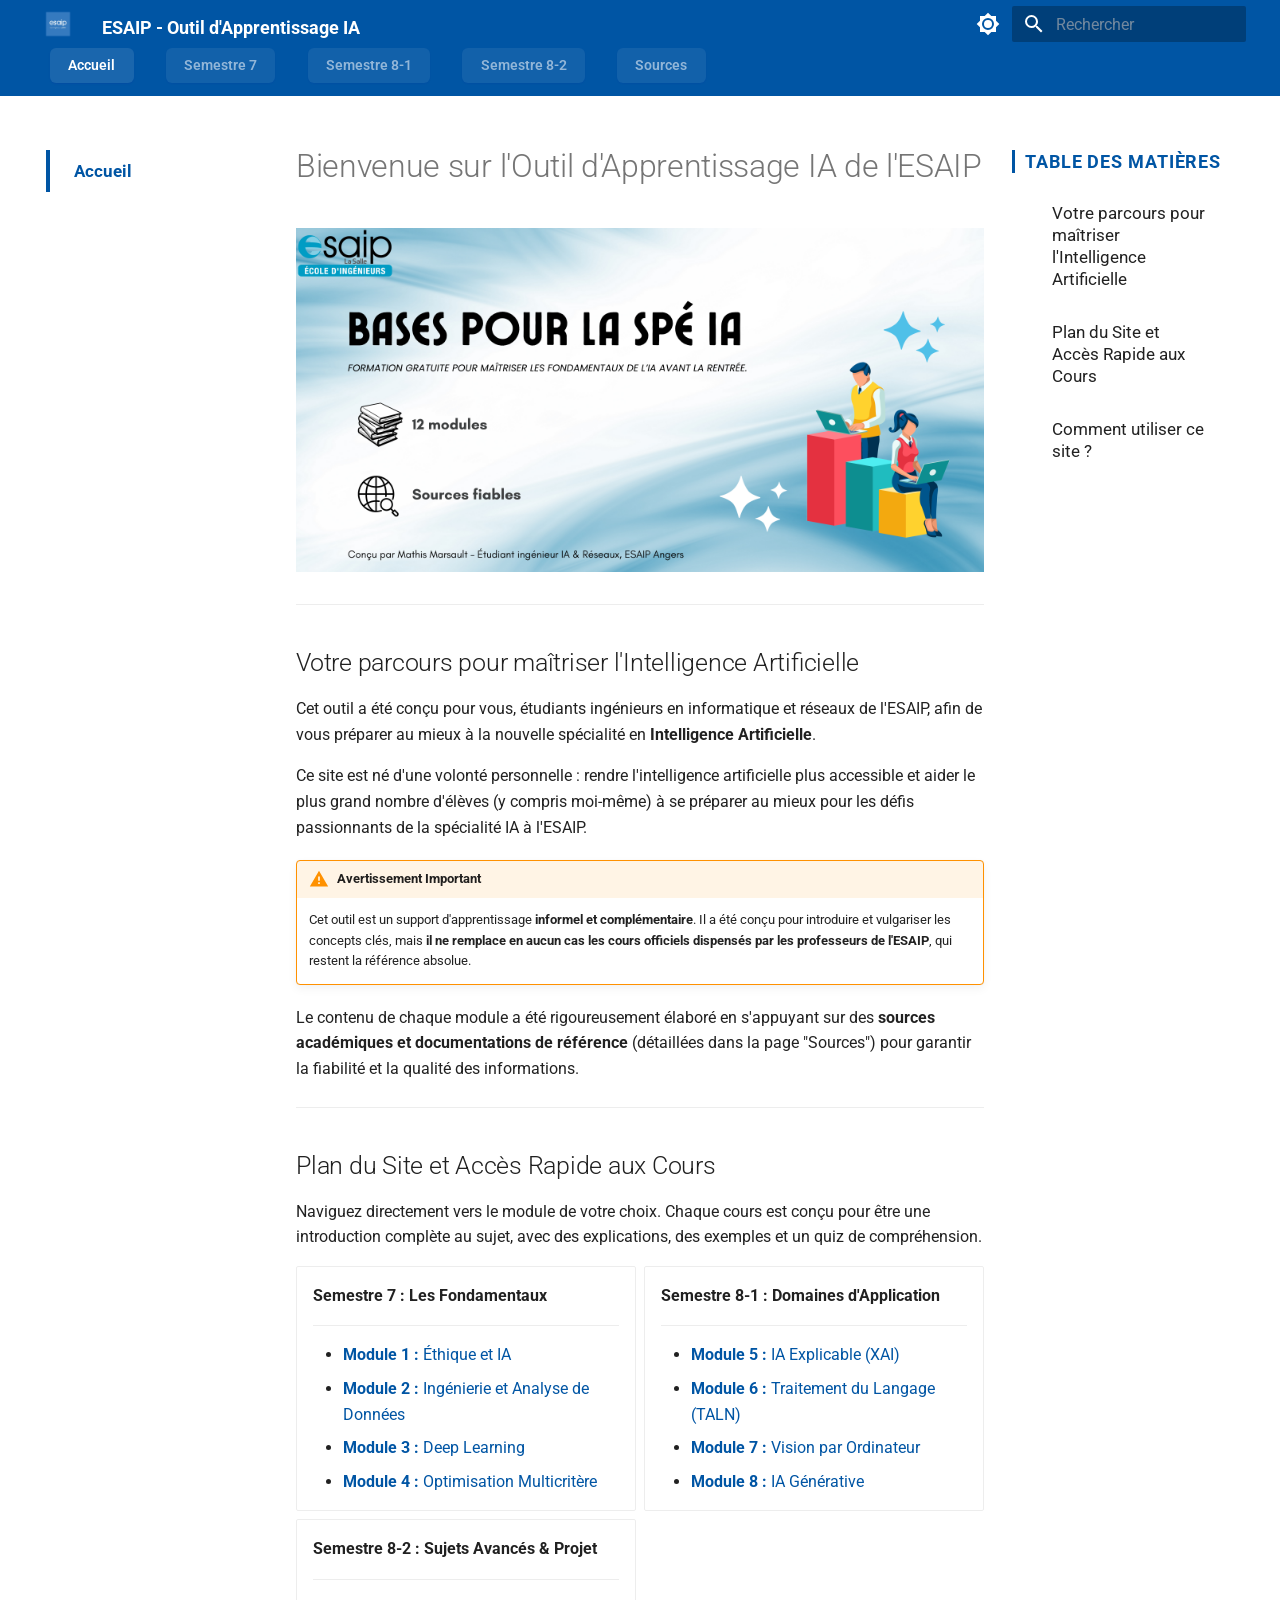
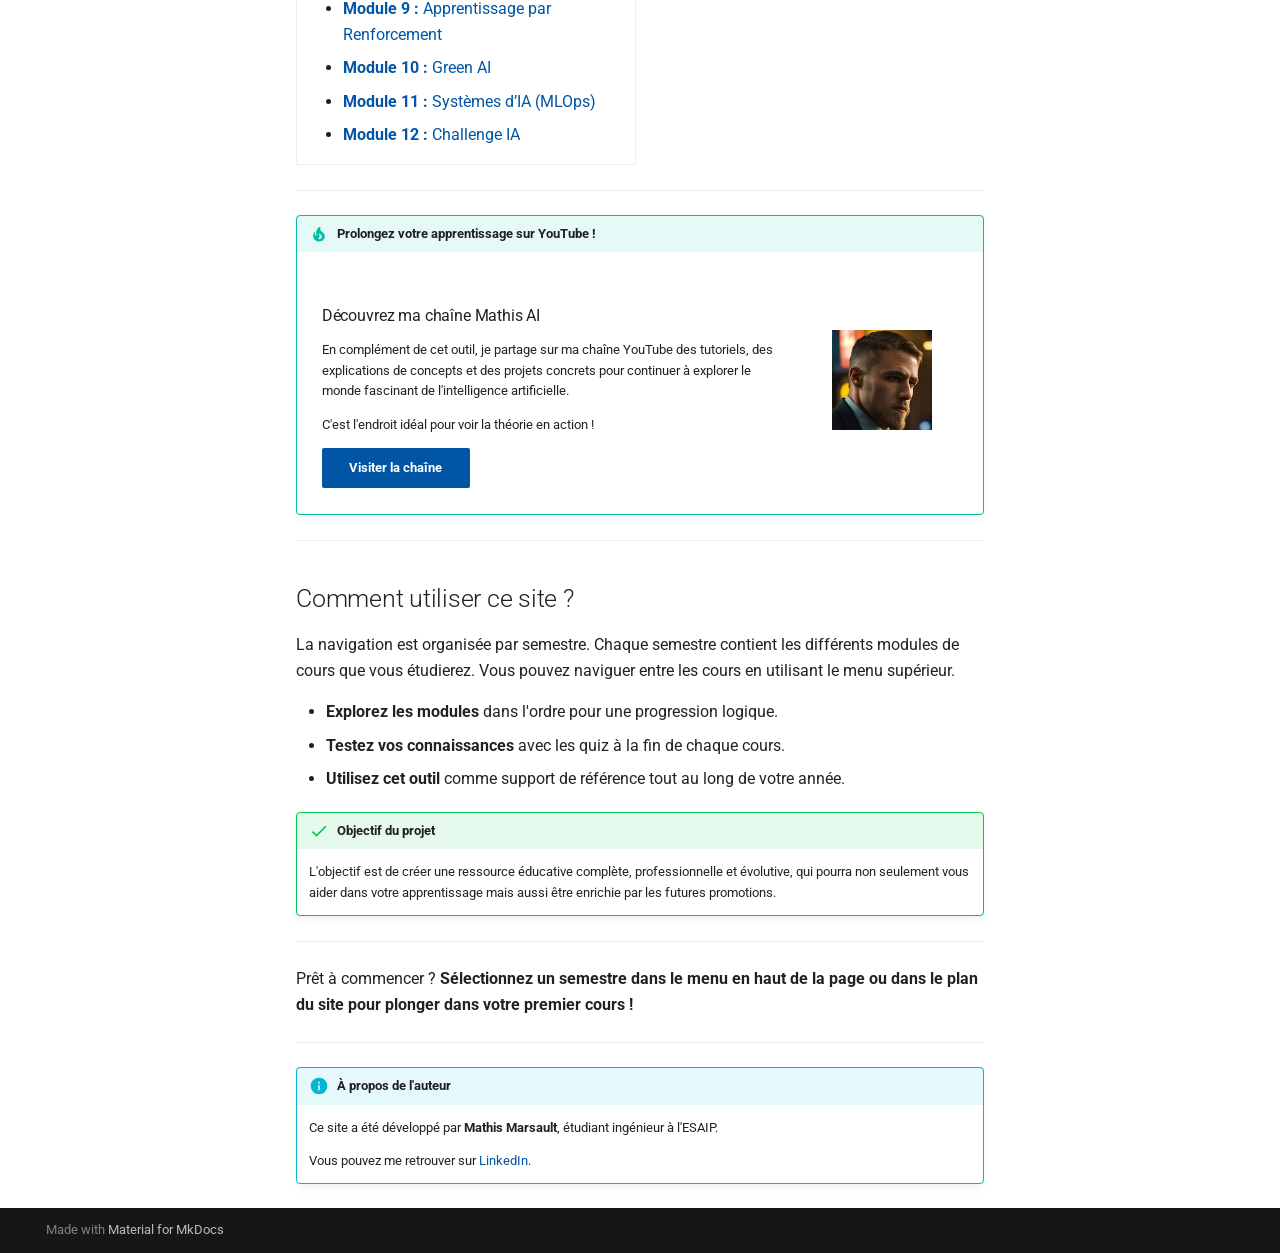
<file: index.html>
<!doctype html>
<html lang="fr" class="no-js">
  <head>
    
      <meta charset="utf-8">
      <meta name="viewport" content="width=device-width,initial-scale=1">
      
        <meta name="description" content="Un outil éducatif pour la spécialité Intelligence Artificielle de l'ESAIP.">
      
      
        <meta name="author" content="Mathis Marsault">
      
      
      
      
        <link rel="next" href="semestre7/1_ethique_ia/">
      
      
      <link rel="icon" href="assets/logo.png">
      <meta name="generator" content="mkdocs-1.6.1, mkdocs-material-9.6.15">
    
    
      
        <title>ESAIP - Outil d'Apprentissage IA</title>
      
    
    
      <link rel="stylesheet" href="assets/stylesheets/main.342714a4.min.css">
      
        
        <link rel="stylesheet" href="assets/stylesheets/palette.06af60db.min.css">
      
      


    
    
      
    
    
      
        
        
        <link rel="preconnect" href="https://fonts.gstatic.com" crossorigin>
        <link rel="stylesheet" href="https://fonts.googleapis.com/css?family=Roboto:300,300i,400,400i,700,700i%7CRoboto+Mono:400,400i,700,700i&display=fallback">
        <style>:root{--md-text-font:"Roboto";--md-code-font:"Roboto Mono"}</style>
      
    
    
      <link rel="stylesheet" href="stylesheets/extra.css">
    
    <script>__md_scope=new URL(".",location),__md_hash=e=>[...e].reduce(((e,_)=>(e<<5)-e+_.charCodeAt(0)),0),__md_get=(e,_=localStorage,t=__md_scope)=>JSON.parse(_.getItem(t.pathname+"."+e)),__md_set=(e,_,t=localStorage,a=__md_scope)=>{try{t.setItem(a.pathname+"."+e,JSON.stringify(_))}catch(e){}}</script>
    
      

    
    
    
  </head>
  
  
    
    
      
    
    
    
    
    <body dir="ltr" data-md-color-scheme="default" data-md-color-primary="custom" data-md-color-accent="light-blue">
  
    
    <input class="md-toggle" data-md-toggle="drawer" type="checkbox" id="__drawer" autocomplete="off">
    <input class="md-toggle" data-md-toggle="search" type="checkbox" id="__search" autocomplete="off">
    <label class="md-overlay" for="__drawer"></label>
    <div data-md-component="skip">
      
        
        <a href="#bienvenue-sur-loutil-dapprentissage-ia-de-lesaip" class="md-skip">
          Aller au contenu
        </a>
      
    </div>
    <div data-md-component="announce">
      
    </div>
    
    
      

<header class="md-header" data-md-component="header">
  <nav class="md-header__inner md-grid" aria-label="En-tête">
    <a href="." title="ESAIP - Outil d&#39;Apprentissage IA" class="md-header__button md-logo" aria-label="ESAIP - Outil d'Apprentissage IA" data-md-component="logo">
      
  <img src="assets/logo.png" alt="logo">

    </a>
    <label class="md-header__button md-icon" for="__drawer">
      
      <svg xmlns="http://www.w3.org/2000/svg" viewBox="0 0 24 24"><path d="M3 6h18v2H3zm0 5h18v2H3zm0 5h18v2H3z"/></svg>
    </label>
    <div class="md-header__title" data-md-component="header-title">
      <div class="md-header__ellipsis">
        <div class="md-header__topic">
          <span class="md-ellipsis">
            ESAIP - Outil d'Apprentissage IA
          </span>
        </div>
        <div class="md-header__topic" data-md-component="header-topic">
          <span class="md-ellipsis">
            
              Accueil
            
          </span>
        </div>
      </div>
    </div>
    
      
        <form class="md-header__option" data-md-component="palette">
  
    
    
    
    <input class="md-option" data-md-color-media="" data-md-color-scheme="default" data-md-color-primary="custom" data-md-color-accent="light-blue"  aria-label="Passer au mode nuit"  type="radio" name="__palette" id="__palette_0">
    
      <label class="md-header__button md-icon" title="Passer au mode nuit" for="__palette_1" hidden>
        <svg xmlns="http://www.w3.org/2000/svg" viewBox="0 0 24 24"><path d="M12 8a4 4 0 0 0-4 4 4 4 0 0 0 4 4 4 4 0 0 0 4-4 4 4 0 0 0-4-4m0 10a6 6 0 0 1-6-6 6 6 0 0 1 6-6 6 6 0 0 1 6 6 6 6 0 0 1-6 6m8-9.31V4h-4.69L12 .69 8.69 4H4v4.69L.69 12 4 15.31V20h4.69L12 23.31 15.31 20H20v-4.69L23.31 12z"/></svg>
      </label>
    
  
    
    
    
    <input class="md-option" data-md-color-media="" data-md-color-scheme="slate" data-md-color-primary="custom" data-md-color-accent="light-blue"  aria-label="Passer au mode jour"  type="radio" name="__palette" id="__palette_1">
    
      <label class="md-header__button md-icon" title="Passer au mode jour" for="__palette_0" hidden>
        <svg xmlns="http://www.w3.org/2000/svg" viewBox="0 0 24 24"><path d="M12 18c-.89 0-1.74-.2-2.5-.55C11.56 16.5 13 14.42 13 12s-1.44-4.5-3.5-5.45C10.26 6.2 11.11 6 12 6a6 6 0 0 1 6 6 6 6 0 0 1-6 6m8-9.31V4h-4.69L12 .69 8.69 4H4v4.69L.69 12 4 15.31V20h4.69L12 23.31 15.31 20H20v-4.69L23.31 12z"/></svg>
      </label>
    
  
</form>
      
    
    
      <script>var palette=__md_get("__palette");if(palette&&palette.color){if("(prefers-color-scheme)"===palette.color.media){var media=matchMedia("(prefers-color-scheme: light)"),input=document.querySelector(media.matches?"[data-md-color-media='(prefers-color-scheme: light)']":"[data-md-color-media='(prefers-color-scheme: dark)']");palette.color.media=input.getAttribute("data-md-color-media"),palette.color.scheme=input.getAttribute("data-md-color-scheme"),palette.color.primary=input.getAttribute("data-md-color-primary"),palette.color.accent=input.getAttribute("data-md-color-accent")}for(var[key,value]of Object.entries(palette.color))document.body.setAttribute("data-md-color-"+key,value)}</script>
    
    
    
      
      
        <label class="md-header__button md-icon" for="__search">
          
          <svg xmlns="http://www.w3.org/2000/svg" viewBox="0 0 24 24"><path d="M9.5 3A6.5 6.5 0 0 1 16 9.5c0 1.61-.59 3.09-1.56 4.23l.27.27h.79l5 5-1.5 1.5-5-5v-.79l-.27-.27A6.52 6.52 0 0 1 9.5 16 6.5 6.5 0 0 1 3 9.5 6.5 6.5 0 0 1 9.5 3m0 2C7 5 5 7 5 9.5S7 14 9.5 14 14 12 14 9.5 12 5 9.5 5"/></svg>
        </label>
        <div class="md-search" data-md-component="search" role="dialog">
  <label class="md-search__overlay" for="__search"></label>
  <div class="md-search__inner" role="search">
    <form class="md-search__form" name="search">
      <input type="text" class="md-search__input" name="query" aria-label="Rechercher" placeholder="Rechercher" autocapitalize="off" autocorrect="off" autocomplete="off" spellcheck="false" data-md-component="search-query" required>
      <label class="md-search__icon md-icon" for="__search">
        
        <svg xmlns="http://www.w3.org/2000/svg" viewBox="0 0 24 24"><path d="M9.5 3A6.5 6.5 0 0 1 16 9.5c0 1.61-.59 3.09-1.56 4.23l.27.27h.79l5 5-1.5 1.5-5-5v-.79l-.27-.27A6.52 6.52 0 0 1 9.5 16 6.5 6.5 0 0 1 3 9.5 6.5 6.5 0 0 1 9.5 3m0 2C7 5 5 7 5 9.5S7 14 9.5 14 14 12 14 9.5 12 5 9.5 5"/></svg>
        
        <svg xmlns="http://www.w3.org/2000/svg" viewBox="0 0 24 24"><path d="M20 11v2H8l5.5 5.5-1.42 1.42L4.16 12l7.92-7.92L13.5 5.5 8 11z"/></svg>
      </label>
      <nav class="md-search__options" aria-label="Recherche">
        
        <button type="reset" class="md-search__icon md-icon" title="Effacer" aria-label="Effacer" tabindex="-1">
          
          <svg xmlns="http://www.w3.org/2000/svg" viewBox="0 0 24 24"><path d="M19 6.41 17.59 5 12 10.59 6.41 5 5 6.41 10.59 12 5 17.59 6.41 19 12 13.41 17.59 19 19 17.59 13.41 12z"/></svg>
        </button>
      </nav>
      
        <div class="md-search__suggest" data-md-component="search-suggest"></div>
      
    </form>
    <div class="md-search__output">
      <div class="md-search__scrollwrap" tabindex="0" data-md-scrollfix>
        <div class="md-search-result" data-md-component="search-result">
          <div class="md-search-result__meta">
            Initialisation de la recherche
          </div>
          <ol class="md-search-result__list" role="presentation"></ol>
        </div>
      </div>
    </div>
  </div>
</div>
      
    
    
  </nav>
  
</header>
    
    <div class="md-container" data-md-component="container">
      
      
        
          
            
<nav class="md-tabs" aria-label="Onglets" data-md-component="tabs">
  <div class="md-grid">
    <ul class="md-tabs__list">
      
        
  
  
  
    
  
  
    <li class="md-tabs__item md-tabs__item--active">
      <a href="." class="md-tabs__link">
        
  
  
    
  
  Accueil

      </a>
    </li>
  

      
        
  
  
  
  
    
    
      <li class="md-tabs__item">
        <a href="semestre7/1_ethique_ia/" class="md-tabs__link">
          
  
  
  Semestre 7

        </a>
      </li>
    
  

      
        
  
  
  
  
    
    
      <li class="md-tabs__item">
        <a href="semestre8-1/1_ia_explicable/" class="md-tabs__link">
          
  
  
  Semestre 8-1

        </a>
      </li>
    
  

      
        
  
  
  
  
    
    
      <li class="md-tabs__item">
        <a href="semestre8-2/1_apprentissage_renforcement/" class="md-tabs__link">
          
  
  
  Semestre 8-2

        </a>
      </li>
    
  

      
        
  
  
  
  
    <li class="md-tabs__item">
      <a href="sources/" class="md-tabs__link">
        
  
  
    
  
  Sources

      </a>
    </li>
  

      
    </ul>
  </div>
</nav>
          
        
      
      <main class="md-main" data-md-component="main">
        <div class="md-main__inner md-grid">
          
            
              
              <div class="md-sidebar md-sidebar--primary" data-md-component="sidebar" data-md-type="navigation" >
                <div class="md-sidebar__scrollwrap">
                  <div class="md-sidebar__inner">
                    


  


<nav class="md-nav md-nav--primary md-nav--lifted" aria-label="Navigation" data-md-level="0">
  <label class="md-nav__title" for="__drawer">
    <a href="." title="ESAIP - Outil d&#39;Apprentissage IA" class="md-nav__button md-logo" aria-label="ESAIP - Outil d'Apprentissage IA" data-md-component="logo">
      
  <img src="assets/logo.png" alt="logo">

    </a>
    ESAIP - Outil d'Apprentissage IA
  </label>
  
  <ul class="md-nav__list" data-md-scrollfix>
    
      
      
  
  
    
  
  
  
    <li class="md-nav__item md-nav__item--active">
      
      <input class="md-nav__toggle md-toggle" type="checkbox" id="__toc">
      
      
        
      
      
        <label class="md-nav__link md-nav__link--active" for="__toc">
          
  
  
  <span class="md-ellipsis">
    Accueil
    
  </span>
  

          <span class="md-nav__icon md-icon"></span>
        </label>
      
      <a href="." class="md-nav__link md-nav__link--active">
        
  
  
  <span class="md-ellipsis">
    Accueil
    
  </span>
  

      </a>
      
        

<nav class="md-nav md-nav--secondary" aria-label="Table des matières">
  
  
  
    
  
  
    <label class="md-nav__title" for="__toc">
      <span class="md-nav__icon md-icon"></span>
      Table des matières
    </label>
    <ul class="md-nav__list" data-md-component="toc" data-md-scrollfix>
      
        <li class="md-nav__item">
  <a href="#votre-parcours-pour-maitriser-lintelligence-artificielle" class="md-nav__link">
    <span class="md-ellipsis">
      Votre parcours pour maîtriser l'Intelligence Artificielle
    </span>
  </a>
  
</li>
      
        <li class="md-nav__item">
  <a href="#plan-du-site-et-acces-rapide-aux-cours" class="md-nav__link">
    <span class="md-ellipsis">
      Plan du Site et Accès Rapide aux Cours
    </span>
  </a>
  
</li>
      
        <li class="md-nav__item">
  <a href="#comment-utiliser-ce-site" class="md-nav__link">
    <span class="md-ellipsis">
      Comment utiliser ce site ?
    </span>
  </a>
  
</li>
      
    </ul>
  
</nav>
      
    </li>
  

    
      
      
  
  
  
  
    
    
    
    
      
      
    
    
    <li class="md-nav__item md-nav__item--nested">
      
        
        
        <input class="md-nav__toggle md-toggle " type="checkbox" id="__nav_2" >
        
          
          <label class="md-nav__link" for="__nav_2" id="__nav_2_label" tabindex="0">
            
  
  
  <span class="md-ellipsis">
    Semestre 7
    
  </span>
  

            <span class="md-nav__icon md-icon"></span>
          </label>
        
        <nav class="md-nav" data-md-level="1" aria-labelledby="__nav_2_label" aria-expanded="false">
          <label class="md-nav__title" for="__nav_2">
            <span class="md-nav__icon md-icon"></span>
            Semestre 7
          </label>
          <ul class="md-nav__list" data-md-scrollfix>
            
              
                
  
  
  
  
    <li class="md-nav__item">
      <a href="semestre7/1_ethique_ia/" class="md-nav__link">
        
  
  
  <span class="md-ellipsis">
    Éthique et IA
    
  </span>
  

      </a>
    </li>
  

              
            
              
                
  
  
  
  
    <li class="md-nav__item">
      <a href="semestre7/2_ingenierie_donnees/" class="md-nav__link">
        
  
  
  <span class="md-ellipsis">
    Ingénierie des Données
    
  </span>
  

      </a>
    </li>
  

              
            
              
                
  
  
  
  
    <li class="md-nav__item">
      <a href="semestre7/3_deep_learning/" class="md-nav__link">
        
  
  
  <span class="md-ellipsis">
    Deep Learning
    
  </span>
  

      </a>
    </li>
  

              
            
              
                
  
  
  
  
    <li class="md-nav__item">
      <a href="semestre7/4_optimisation_multicritere/" class="md-nav__link">
        
  
  
  <span class="md-ellipsis">
    Optimisation Multicritère
    
  </span>
  

      </a>
    </li>
  

              
            
          </ul>
        </nav>
      
    </li>
  

    
      
      
  
  
  
  
    
    
    
    
      
      
    
    
    <li class="md-nav__item md-nav__item--nested">
      
        
        
        <input class="md-nav__toggle md-toggle " type="checkbox" id="__nav_3" >
        
          
          <label class="md-nav__link" for="__nav_3" id="__nav_3_label" tabindex="0">
            
  
  
  <span class="md-ellipsis">
    Semestre 8-1
    
  </span>
  

            <span class="md-nav__icon md-icon"></span>
          </label>
        
        <nav class="md-nav" data-md-level="1" aria-labelledby="__nav_3_label" aria-expanded="false">
          <label class="md-nav__title" for="__nav_3">
            <span class="md-nav__icon md-icon"></span>
            Semestre 8-1
          </label>
          <ul class="md-nav__list" data-md-scrollfix>
            
              
                
  
  
  
  
    <li class="md-nav__item">
      <a href="semestre8-1/1_ia_explicable/" class="md-nav__link">
        
  
  
  <span class="md-ellipsis">
    IA Explicable (XAI)
    
  </span>
  

      </a>
    </li>
  

              
            
              
                
  
  
  
  
    <li class="md-nav__item">
      <a href="semestre8-1/2_taln/" class="md-nav__link">
        
  
  
  <span class="md-ellipsis">
    TALN
    
  </span>
  

      </a>
    </li>
  

              
            
              
                
  
  
  
  
    <li class="md-nav__item">
      <a href="semestre8-1/3_vision_par_ordinateur/" class="md-nav__link">
        
  
  
  <span class="md-ellipsis">
    Vision par Ordinateur
    
  </span>
  

      </a>
    </li>
  

              
            
              
                
  
  
  
  
    <li class="md-nav__item">
      <a href="semestre8-1/4_ia_generative/" class="md-nav__link">
        
  
  
  <span class="md-ellipsis">
    IA Générative
    
  </span>
  

      </a>
    </li>
  

              
            
          </ul>
        </nav>
      
    </li>
  

    
      
      
  
  
  
  
    
    
    
    
      
      
    
    
    <li class="md-nav__item md-nav__item--nested">
      
        
        
        <input class="md-nav__toggle md-toggle " type="checkbox" id="__nav_4" >
        
          
          <label class="md-nav__link" for="__nav_4" id="__nav_4_label" tabindex="0">
            
  
  
  <span class="md-ellipsis">
    Semestre 8-2
    
  </span>
  

            <span class="md-nav__icon md-icon"></span>
          </label>
        
        <nav class="md-nav" data-md-level="1" aria-labelledby="__nav_4_label" aria-expanded="false">
          <label class="md-nav__title" for="__nav_4">
            <span class="md-nav__icon md-icon"></span>
            Semestre 8-2
          </label>
          <ul class="md-nav__list" data-md-scrollfix>
            
              
                
  
  
  
  
    <li class="md-nav__item">
      <a href="semestre8-2/1_apprentissage_renforcement/" class="md-nav__link">
        
  
  
  <span class="md-ellipsis">
    Apprentissage par Renforcement
    
  </span>
  

      </a>
    </li>
  

              
            
              
                
  
  
  
  
    <li class="md-nav__item">
      <a href="semestre8-2/2_green_ai/" class="md-nav__link">
        
  
  
  <span class="md-ellipsis">
    Green AI
    
  </span>
  

      </a>
    </li>
  

              
            
              
                
  
  
  
  
    <li class="md-nav__item">
      <a href="semestre8-2/3_systemes_ia/" class="md-nav__link">
        
  
  
  <span class="md-ellipsis">
    Systèmes d’IA (MLOps)
    
  </span>
  

      </a>
    </li>
  

              
            
              
                
  
  
  
  
    <li class="md-nav__item">
      <a href="semestre8-2/4_challenge_ia/" class="md-nav__link">
        
  
  
  <span class="md-ellipsis">
    Challenge IA
    
  </span>
  

      </a>
    </li>
  

              
            
          </ul>
        </nav>
      
    </li>
  

    
      
      
  
  
  
  
    <li class="md-nav__item">
      <a href="sources/" class="md-nav__link">
        
  
  
  <span class="md-ellipsis">
    Sources
    
  </span>
  

      </a>
    </li>
  

    
  </ul>
</nav>
                  </div>
                </div>
              </div>
            
            
              
              <div class="md-sidebar md-sidebar--secondary" data-md-component="sidebar" data-md-type="toc" >
                <div class="md-sidebar__scrollwrap">
                  <div class="md-sidebar__inner">
                    

<nav class="md-nav md-nav--secondary" aria-label="Table des matières">
  
  
  
    
  
  
    <label class="md-nav__title" for="__toc">
      <span class="md-nav__icon md-icon"></span>
      Table des matières
    </label>
    <ul class="md-nav__list" data-md-component="toc" data-md-scrollfix>
      
        <li class="md-nav__item">
  <a href="#votre-parcours-pour-maitriser-lintelligence-artificielle" class="md-nav__link">
    <span class="md-ellipsis">
      Votre parcours pour maîtriser l'Intelligence Artificielle
    </span>
  </a>
  
</li>
      
        <li class="md-nav__item">
  <a href="#plan-du-site-et-acces-rapide-aux-cours" class="md-nav__link">
    <span class="md-ellipsis">
      Plan du Site et Accès Rapide aux Cours
    </span>
  </a>
  
</li>
      
        <li class="md-nav__item">
  <a href="#comment-utiliser-ce-site" class="md-nav__link">
    <span class="md-ellipsis">
      Comment utiliser ce site ?
    </span>
  </a>
  
</li>
      
    </ul>
  
</nav>
                  </div>
                </div>
              </div>
            
          
          
            <div class="md-content" data-md-component="content">
              <article class="md-content__inner md-typeset">
                
                  



<h1 id="bienvenue-sur-loutil-dapprentissage-ia-de-lesaip">Bienvenue sur l'Outil d'Apprentissage IA de l'ESAIP</h1>
<p><img alt="Bannière IA" src="assets/banniere.png" /></p>
<hr />
<h2 id="votre-parcours-pour-maitriser-lintelligence-artificielle">Votre parcours pour maîtriser l'Intelligence Artificielle</h2>
<p>Cet outil a été conçu pour vous, étudiants ingénieurs en informatique et réseaux de l'ESAIP, afin de vous préparer au mieux à la nouvelle spécialité en <strong>Intelligence Artificielle</strong>.</p>
<p>Ce site est né d'une volonté personnelle : rendre l'intelligence artificielle plus accessible et aider le plus grand nombre d'élèves (y compris moi-même) à se préparer au mieux pour les défis passionnants de la  spécialité IA à l'ESAIP.</p>
<div class="admonition warning">
<p class="admonition-title">Avertissement Important</p>
<p>Cet outil est un support d'apprentissage <strong>informel et complémentaire</strong>. Il a été conçu pour introduire et vulgariser les concepts clés, mais <strong>il ne remplace en aucun cas les cours officiels dispensés par les professeurs de l'ESAIP</strong>, qui restent la référence absolue.</p>
</div>
<p>Le contenu de chaque module a été rigoureusement élaboré en s'appuyant sur des <strong>sources académiques et documentations de référence</strong> (détaillées dans la page "Sources") pour garantir la fiabilité et la qualité des informations.</p>
<hr />
<h2 id="plan-du-site-et-acces-rapide-aux-cours">Plan du Site et Accès Rapide aux Cours</h2>
<p>Naviguez directement vers le module de votre choix. Chaque cours est conçu pour être une introduction complète au sujet, avec des explications, des exemples et un quiz de compréhension.</p>
<div class="grid cards">
<ul>
<li>
<p><strong>Semestre 7 : Les Fondamentaux</strong></p>
<hr />
<ul>
<li><a href="semestre7/1_ethique_ia/"><strong>Module 1 :</strong> Éthique et IA</a></li>
<li><a href="semestre7/2_ingenierie_donnees/"><strong>Module 2 :</strong> Ingénierie et Analyse de Données</a></li>
<li><a href="semestre7/3_deep_learning/"><strong>Module 3 :</strong> Deep Learning</a></li>
<li><a href="semestre7/4_optimisation_multicritere/"><strong>Module 4 :</strong> Optimisation Multicritère</a></li>
</ul>
</li>
<li>
<p><strong>Semestre 8-1 : Domaines d'Application</strong></p>
<hr />
<ul>
<li><a href="semestre8-1/1_ia_explicable/"><strong>Module 5 :</strong> IA Explicable (XAI)</a></li>
<li><a href="semestre8-1/2_taln/"><strong>Module 6 :</strong> Traitement du Langage (TALN)</a></li>
<li><a href="semestre8-1/3_vision_par_ordinateur/"><strong>Module 7 :</strong> Vision par Ordinateur</a></li>
<li><a href="semestre8-1/4_ia_generative/"><strong>Module 8 :</strong> IA Générative</a></li>
</ul>
</li>
<li>
<p><strong>Semestre 8-2 : Sujets Avancés &amp; Projet</strong></p>
<hr />
<ul>
<li><a href="semestre8-2/1_apprentissage_renforcement/"><strong>Module 9 :</strong> Apprentissage par Renforcement</a></li>
<li><a href="semestre8-2/2_green_ai/"><strong>Module 10 :</strong> Green AI</a></li>
<li><a href="semestre8-2/3_systemes_ia/"><strong>Module 11 :</strong> Systèmes d’IA (MLOps)</a></li>
<li><a href="semestre8-2/4_challenge_ia/"><strong>Module 12 :</strong> Challenge IA</a></li>
</ul>
</li>
</ul>
</div>
<hr />
<div class="admonition tip">
<p class="admonition-title">Prolongez votre apprentissage sur YouTube !</p>
<p><div class="youtube-showcase">
    <div class="youtube-text">
        <h3>Découvrez ma chaîne Mathis AI</h3>
        <p>En complément de cet outil, je partage sur ma chaîne YouTube des tutoriels, des explications de concepts et des projets concrets pour continuer à explorer le monde fascinant de l'intelligence artificielle.</p>
        <p>C'est l'endroit idéal pour voir la théorie en action !</p>
        <a href="https://www.youtube.com/@Mathis_AI" class="md-button md-button--primary" target="_blank">
            Visiter la chaîne
        </a>
    </div>
    <div class="youtube-logo">
        <a href="https://www.youtube.com/@Mathis_AI" target="_blank">
            <img src="assets/youtube-logo.jpg" alt="Logo YouTube">
        </a>
    </div>
</div></p>
</div>
<hr />
<h2 id="comment-utiliser-ce-site">Comment utiliser ce site ?</h2>
<p>La navigation est organisée par semestre. Chaque semestre contient les différents modules de cours que vous étudierez. Vous pouvez naviguer entre les cours en utilisant le menu supérieur.</p>
<ul>
<li><strong>Explorez les modules</strong> dans l'ordre pour une progression logique.</li>
<li><strong>Testez vos connaissances</strong> avec les quiz à la fin de chaque cours.</li>
<li><strong>Utilisez cet outil</strong> comme support de référence tout au long de votre année.</li>
</ul>
<div class="admonition success">
<p class="admonition-title">Objectif du projet</p>
<p>L'objectif est de créer une ressource éducative complète, professionnelle et évolutive, qui pourra non seulement vous aider dans votre apprentissage mais aussi être enrichie par les futures promotions.</p>
</div>
<hr />
<p>Prêt à commencer ? <strong>Sélectionnez un semestre dans le menu en haut de la page ou dans le plan du site pour plonger dans votre premier cours !</strong></p>
<hr />
<div class="admonition info">
<p class="admonition-title">À propos de l'auteur</p>
<p>Ce site a été développé par <strong>Mathis Marsault</strong>, étudiant ingénieur à l'ESAIP.</p>
<p>Vous pouvez me retrouver sur <a href="https://www.linkedin.com/in/mathis-marsault-2b7353238/">LinkedIn</a>.</p>
</div>












                
              </article>
            </div>
          
          
<script>var target=document.getElementById(location.hash.slice(1));target&&target.name&&(target.checked=target.name.startsWith("__tabbed_"))</script>
        </div>
        
          <button type="button" class="md-top md-icon" data-md-component="top" hidden>
  
  <svg xmlns="http://www.w3.org/2000/svg" viewBox="0 0 24 24"><path d="M13 20h-2V8l-5.5 5.5-1.42-1.42L12 4.16l7.92 7.92-1.42 1.42L13 8z"/></svg>
  Retour en haut de la page
</button>
        
      </main>
      
        <footer class="md-footer">
  
  <div class="md-footer-meta md-typeset">
    <div class="md-footer-meta__inner md-grid">
      <div class="md-copyright">
  
  
    Made with
    <a href="https://squidfunk.github.io/mkdocs-material/" target="_blank" rel="noopener">
      Material for MkDocs
    </a>
  
</div>
      
    </div>
  </div>
</footer>
      
    </div>
    <div class="md-dialog" data-md-component="dialog">
      <div class="md-dialog__inner md-typeset"></div>
    </div>
    
    
    
      
      <script id="__config" type="application/json">{"base": ".", "features": ["navigation.tabs", "navigation.top", "search.suggest", "search.highlight", "content.code.annotate"], "search": "assets/javascripts/workers/search.d50fe291.min.js", "tags": null, "translations": {"clipboard.copied": "Copi\u00e9 dans le presse-papier", "clipboard.copy": "Copier dans le presse-papier", "search.result.more.one": "1 de plus sur cette page", "search.result.more.other": "# de plus sur cette page", "search.result.none": "Aucun document trouv\u00e9", "search.result.one": "1 document trouv\u00e9", "search.result.other": "# documents trouv\u00e9s", "search.result.placeholder": "Taper pour d\u00e9marrer la recherche", "search.result.term.missing": "Non trouv\u00e9", "select.version": "S\u00e9lectionner la version"}, "version": null}</script>
    
    
      <script src="assets/javascripts/bundle.56ea9cef.min.js"></script>
      
        <script src="javascripts/quiz.js"></script>
      
    
  </body>
</html>
</file>
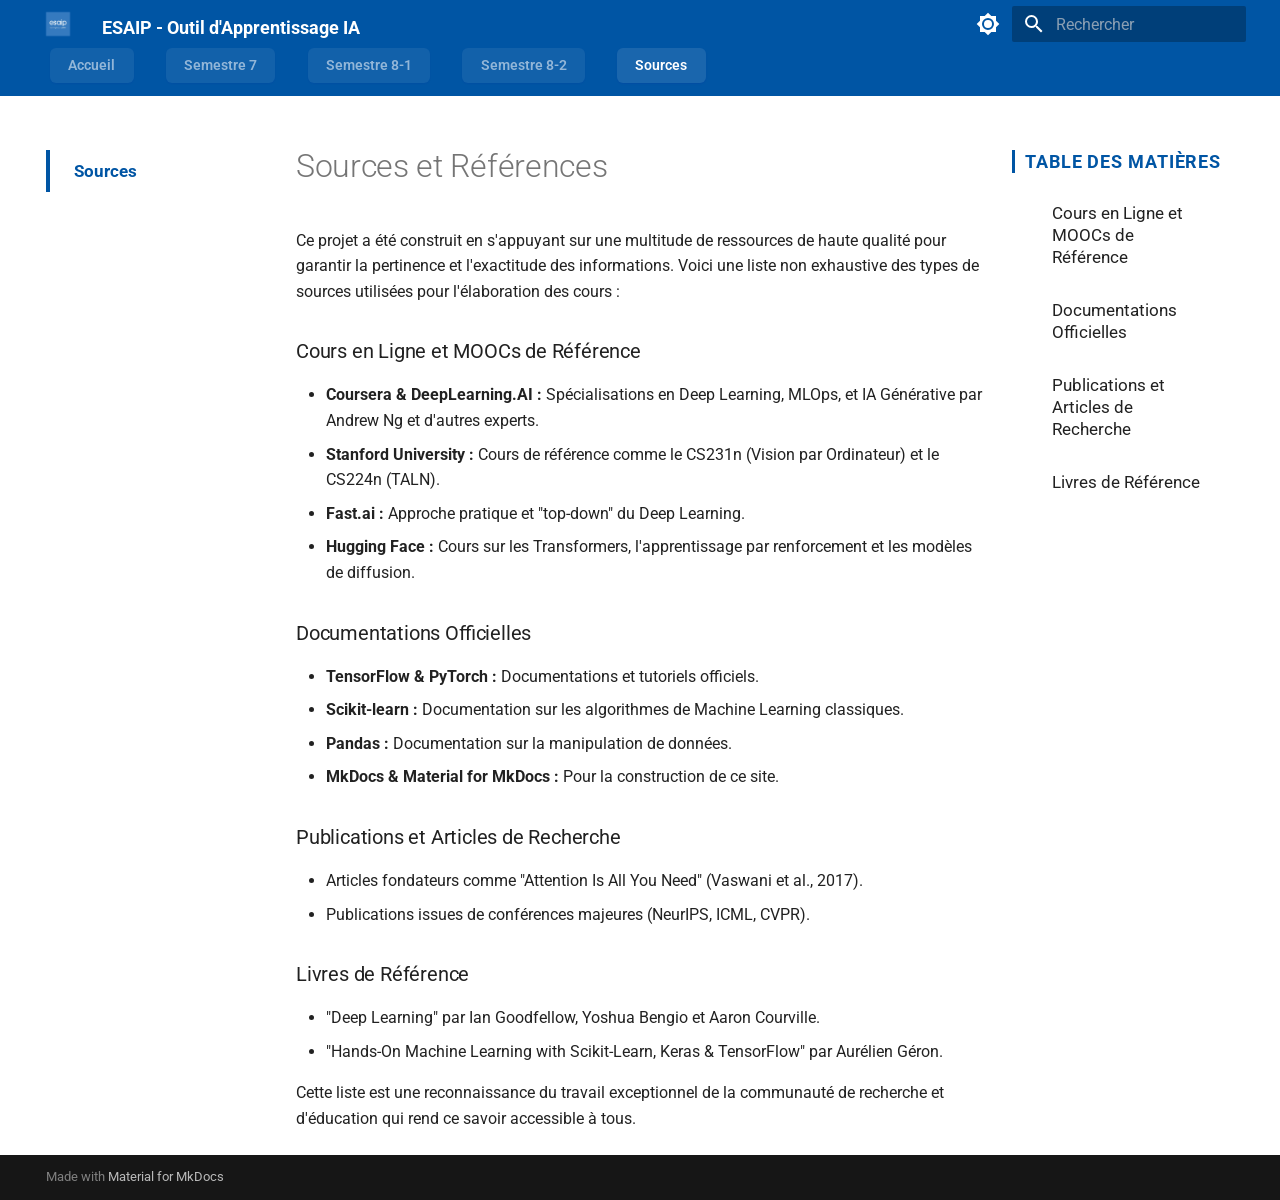
<file: sources/index.html>
<!doctype html>
<html lang="fr" class="no-js">
  <head>
    
      <meta charset="utf-8">
      <meta name="viewport" content="width=device-width,initial-scale=1">
      
        <meta name="description" content="Un outil éducatif pour la spécialité Intelligence Artificielle de l'ESAIP.">
      
      
        <meta name="author" content="Mathis Marsault">
      
      
      
        <link rel="prev" href="../semestre8-2/4_challenge_ia/">
      
      
      
      <link rel="icon" href="../assets/logo.png">
      <meta name="generator" content="mkdocs-1.6.1, mkdocs-material-9.6.15">
    
    
      
        <title>Sources - ESAIP - Outil d'Apprentissage IA</title>
      
    
    
      <link rel="stylesheet" href="../assets/stylesheets/main.342714a4.min.css">
      
        
        <link rel="stylesheet" href="../assets/stylesheets/palette.06af60db.min.css">
      
      


    
    
      
    
    
      
        
        
        <link rel="preconnect" href="https://fonts.gstatic.com" crossorigin>
        <link rel="stylesheet" href="https://fonts.googleapis.com/css?family=Roboto:300,300i,400,400i,700,700i%7CRoboto+Mono:400,400i,700,700i&display=fallback">
        <style>:root{--md-text-font:"Roboto";--md-code-font:"Roboto Mono"}</style>
      
    
    
      <link rel="stylesheet" href="../stylesheets/extra.css">
    
    <script>__md_scope=new URL("..",location),__md_hash=e=>[...e].reduce(((e,_)=>(e<<5)-e+_.charCodeAt(0)),0),__md_get=(e,_=localStorage,t=__md_scope)=>JSON.parse(_.getItem(t.pathname+"."+e)),__md_set=(e,_,t=localStorage,a=__md_scope)=>{try{t.setItem(a.pathname+"."+e,JSON.stringify(_))}catch(e){}}</script>
    
      

    
    
    
  </head>
  
  
    
    
      
    
    
    
    
    <body dir="ltr" data-md-color-scheme="default" data-md-color-primary="custom" data-md-color-accent="light-blue">
  
    
    <input class="md-toggle" data-md-toggle="drawer" type="checkbox" id="__drawer" autocomplete="off">
    <input class="md-toggle" data-md-toggle="search" type="checkbox" id="__search" autocomplete="off">
    <label class="md-overlay" for="__drawer"></label>
    <div data-md-component="skip">
      
        
        <a href="#sources-et-references" class="md-skip">
          Aller au contenu
        </a>
      
    </div>
    <div data-md-component="announce">
      
    </div>
    
    
      

<header class="md-header" data-md-component="header">
  <nav class="md-header__inner md-grid" aria-label="En-tête">
    <a href=".." title="ESAIP - Outil d&#39;Apprentissage IA" class="md-header__button md-logo" aria-label="ESAIP - Outil d'Apprentissage IA" data-md-component="logo">
      
  <img src="../assets/logo.png" alt="logo">

    </a>
    <label class="md-header__button md-icon" for="__drawer">
      
      <svg xmlns="http://www.w3.org/2000/svg" viewBox="0 0 24 24"><path d="M3 6h18v2H3zm0 5h18v2H3zm0 5h18v2H3z"/></svg>
    </label>
    <div class="md-header__title" data-md-component="header-title">
      <div class="md-header__ellipsis">
        <div class="md-header__topic">
          <span class="md-ellipsis">
            ESAIP - Outil d'Apprentissage IA
          </span>
        </div>
        <div class="md-header__topic" data-md-component="header-topic">
          <span class="md-ellipsis">
            
              Sources
            
          </span>
        </div>
      </div>
    </div>
    
      
        <form class="md-header__option" data-md-component="palette">
  
    
    
    
    <input class="md-option" data-md-color-media="" data-md-color-scheme="default" data-md-color-primary="custom" data-md-color-accent="light-blue"  aria-label="Passer au mode nuit"  type="radio" name="__palette" id="__palette_0">
    
      <label class="md-header__button md-icon" title="Passer au mode nuit" for="__palette_1" hidden>
        <svg xmlns="http://www.w3.org/2000/svg" viewBox="0 0 24 24"><path d="M12 8a4 4 0 0 0-4 4 4 4 0 0 0 4 4 4 4 0 0 0 4-4 4 4 0 0 0-4-4m0 10a6 6 0 0 1-6-6 6 6 0 0 1 6-6 6 6 0 0 1 6 6 6 6 0 0 1-6 6m8-9.31V4h-4.69L12 .69 8.69 4H4v4.69L.69 12 4 15.31V20h4.69L12 23.31 15.31 20H20v-4.69L23.31 12z"/></svg>
      </label>
    
  
    
    
    
    <input class="md-option" data-md-color-media="" data-md-color-scheme="slate" data-md-color-primary="custom" data-md-color-accent="light-blue"  aria-label="Passer au mode jour"  type="radio" name="__palette" id="__palette_1">
    
      <label class="md-header__button md-icon" title="Passer au mode jour" for="__palette_0" hidden>
        <svg xmlns="http://www.w3.org/2000/svg" viewBox="0 0 24 24"><path d="M12 18c-.89 0-1.74-.2-2.5-.55C11.56 16.5 13 14.42 13 12s-1.44-4.5-3.5-5.45C10.26 6.2 11.11 6 12 6a6 6 0 0 1 6 6 6 6 0 0 1-6 6m8-9.31V4h-4.69L12 .69 8.69 4H4v4.69L.69 12 4 15.31V20h4.69L12 23.31 15.31 20H20v-4.69L23.31 12z"/></svg>
      </label>
    
  
</form>
      
    
    
      <script>var palette=__md_get("__palette");if(palette&&palette.color){if("(prefers-color-scheme)"===palette.color.media){var media=matchMedia("(prefers-color-scheme: light)"),input=document.querySelector(media.matches?"[data-md-color-media='(prefers-color-scheme: light)']":"[data-md-color-media='(prefers-color-scheme: dark)']");palette.color.media=input.getAttribute("data-md-color-media"),palette.color.scheme=input.getAttribute("data-md-color-scheme"),palette.color.primary=input.getAttribute("data-md-color-primary"),palette.color.accent=input.getAttribute("data-md-color-accent")}for(var[key,value]of Object.entries(palette.color))document.body.setAttribute("data-md-color-"+key,value)}</script>
    
    
    
      
      
        <label class="md-header__button md-icon" for="__search">
          
          <svg xmlns="http://www.w3.org/2000/svg" viewBox="0 0 24 24"><path d="M9.5 3A6.5 6.5 0 0 1 16 9.5c0 1.61-.59 3.09-1.56 4.23l.27.27h.79l5 5-1.5 1.5-5-5v-.79l-.27-.27A6.52 6.52 0 0 1 9.5 16 6.5 6.5 0 0 1 3 9.5 6.5 6.5 0 0 1 9.5 3m0 2C7 5 5 7 5 9.5S7 14 9.5 14 14 12 14 9.5 12 5 9.5 5"/></svg>
        </label>
        <div class="md-search" data-md-component="search" role="dialog">
  <label class="md-search__overlay" for="__search"></label>
  <div class="md-search__inner" role="search">
    <form class="md-search__form" name="search">
      <input type="text" class="md-search__input" name="query" aria-label="Rechercher" placeholder="Rechercher" autocapitalize="off" autocorrect="off" autocomplete="off" spellcheck="false" data-md-component="search-query" required>
      <label class="md-search__icon md-icon" for="__search">
        
        <svg xmlns="http://www.w3.org/2000/svg" viewBox="0 0 24 24"><path d="M9.5 3A6.5 6.5 0 0 1 16 9.5c0 1.61-.59 3.09-1.56 4.23l.27.27h.79l5 5-1.5 1.5-5-5v-.79l-.27-.27A6.52 6.52 0 0 1 9.5 16 6.5 6.5 0 0 1 3 9.5 6.5 6.5 0 0 1 9.5 3m0 2C7 5 5 7 5 9.5S7 14 9.5 14 14 12 14 9.5 12 5 9.5 5"/></svg>
        
        <svg xmlns="http://www.w3.org/2000/svg" viewBox="0 0 24 24"><path d="M20 11v2H8l5.5 5.5-1.42 1.42L4.16 12l7.92-7.92L13.5 5.5 8 11z"/></svg>
      </label>
      <nav class="md-search__options" aria-label="Recherche">
        
        <button type="reset" class="md-search__icon md-icon" title="Effacer" aria-label="Effacer" tabindex="-1">
          
          <svg xmlns="http://www.w3.org/2000/svg" viewBox="0 0 24 24"><path d="M19 6.41 17.59 5 12 10.59 6.41 5 5 6.41 10.59 12 5 17.59 6.41 19 12 13.41 17.59 19 19 17.59 13.41 12z"/></svg>
        </button>
      </nav>
      
        <div class="md-search__suggest" data-md-component="search-suggest"></div>
      
    </form>
    <div class="md-search__output">
      <div class="md-search__scrollwrap" tabindex="0" data-md-scrollfix>
        <div class="md-search-result" data-md-component="search-result">
          <div class="md-search-result__meta">
            Initialisation de la recherche
          </div>
          <ol class="md-search-result__list" role="presentation"></ol>
        </div>
      </div>
    </div>
  </div>
</div>
      
    
    
  </nav>
  
</header>
    
    <div class="md-container" data-md-component="container">
      
      
        
          
            
<nav class="md-tabs" aria-label="Onglets" data-md-component="tabs">
  <div class="md-grid">
    <ul class="md-tabs__list">
      
        
  
  
  
  
    <li class="md-tabs__item">
      <a href=".." class="md-tabs__link">
        
  
  
    
  
  Accueil

      </a>
    </li>
  

      
        
  
  
  
  
    
    
      <li class="md-tabs__item">
        <a href="../semestre7/1_ethique_ia/" class="md-tabs__link">
          
  
  
  Semestre 7

        </a>
      </li>
    
  

      
        
  
  
  
  
    
    
      <li class="md-tabs__item">
        <a href="../semestre8-1/1_ia_explicable/" class="md-tabs__link">
          
  
  
  Semestre 8-1

        </a>
      </li>
    
  

      
        
  
  
  
  
    
    
      <li class="md-tabs__item">
        <a href="../semestre8-2/1_apprentissage_renforcement/" class="md-tabs__link">
          
  
  
  Semestre 8-2

        </a>
      </li>
    
  

      
        
  
  
  
    
  
  
    <li class="md-tabs__item md-tabs__item--active">
      <a href="./" class="md-tabs__link">
        
  
  
    
  
  Sources

      </a>
    </li>
  

      
    </ul>
  </div>
</nav>
          
        
      
      <main class="md-main" data-md-component="main">
        <div class="md-main__inner md-grid">
          
            
              
              <div class="md-sidebar md-sidebar--primary" data-md-component="sidebar" data-md-type="navigation" >
                <div class="md-sidebar__scrollwrap">
                  <div class="md-sidebar__inner">
                    


  


<nav class="md-nav md-nav--primary md-nav--lifted" aria-label="Navigation" data-md-level="0">
  <label class="md-nav__title" for="__drawer">
    <a href=".." title="ESAIP - Outil d&#39;Apprentissage IA" class="md-nav__button md-logo" aria-label="ESAIP - Outil d'Apprentissage IA" data-md-component="logo">
      
  <img src="../assets/logo.png" alt="logo">

    </a>
    ESAIP - Outil d'Apprentissage IA
  </label>
  
  <ul class="md-nav__list" data-md-scrollfix>
    
      
      
  
  
  
  
    <li class="md-nav__item">
      <a href=".." class="md-nav__link">
        
  
  
  <span class="md-ellipsis">
    Accueil
    
  </span>
  

      </a>
    </li>
  

    
      
      
  
  
  
  
    
    
    
    
      
      
    
    
    <li class="md-nav__item md-nav__item--nested">
      
        
        
        <input class="md-nav__toggle md-toggle " type="checkbox" id="__nav_2" >
        
          
          <label class="md-nav__link" for="__nav_2" id="__nav_2_label" tabindex="0">
            
  
  
  <span class="md-ellipsis">
    Semestre 7
    
  </span>
  

            <span class="md-nav__icon md-icon"></span>
          </label>
        
        <nav class="md-nav" data-md-level="1" aria-labelledby="__nav_2_label" aria-expanded="false">
          <label class="md-nav__title" for="__nav_2">
            <span class="md-nav__icon md-icon"></span>
            Semestre 7
          </label>
          <ul class="md-nav__list" data-md-scrollfix>
            
              
                
  
  
  
  
    <li class="md-nav__item">
      <a href="../semestre7/1_ethique_ia/" class="md-nav__link">
        
  
  
  <span class="md-ellipsis">
    Éthique et IA
    
  </span>
  

      </a>
    </li>
  

              
            
              
                
  
  
  
  
    <li class="md-nav__item">
      <a href="../semestre7/2_ingenierie_donnees/" class="md-nav__link">
        
  
  
  <span class="md-ellipsis">
    Ingénierie des Données
    
  </span>
  

      </a>
    </li>
  

              
            
              
                
  
  
  
  
    <li class="md-nav__item">
      <a href="../semestre7/3_deep_learning/" class="md-nav__link">
        
  
  
  <span class="md-ellipsis">
    Deep Learning
    
  </span>
  

      </a>
    </li>
  

              
            
              
                
  
  
  
  
    <li class="md-nav__item">
      <a href="../semestre7/4_optimisation_multicritere/" class="md-nav__link">
        
  
  
  <span class="md-ellipsis">
    Optimisation Multicritère
    
  </span>
  

      </a>
    </li>
  

              
            
          </ul>
        </nav>
      
    </li>
  

    
      
      
  
  
  
  
    
    
    
    
      
      
    
    
    <li class="md-nav__item md-nav__item--nested">
      
        
        
        <input class="md-nav__toggle md-toggle " type="checkbox" id="__nav_3" >
        
          
          <label class="md-nav__link" for="__nav_3" id="__nav_3_label" tabindex="0">
            
  
  
  <span class="md-ellipsis">
    Semestre 8-1
    
  </span>
  

            <span class="md-nav__icon md-icon"></span>
          </label>
        
        <nav class="md-nav" data-md-level="1" aria-labelledby="__nav_3_label" aria-expanded="false">
          <label class="md-nav__title" for="__nav_3">
            <span class="md-nav__icon md-icon"></span>
            Semestre 8-1
          </label>
          <ul class="md-nav__list" data-md-scrollfix>
            
              
                
  
  
  
  
    <li class="md-nav__item">
      <a href="../semestre8-1/1_ia_explicable/" class="md-nav__link">
        
  
  
  <span class="md-ellipsis">
    IA Explicable (XAI)
    
  </span>
  

      </a>
    </li>
  

              
            
              
                
  
  
  
  
    <li class="md-nav__item">
      <a href="../semestre8-1/2_taln/" class="md-nav__link">
        
  
  
  <span class="md-ellipsis">
    TALN
    
  </span>
  

      </a>
    </li>
  

              
            
              
                
  
  
  
  
    <li class="md-nav__item">
      <a href="../semestre8-1/3_vision_par_ordinateur/" class="md-nav__link">
        
  
  
  <span class="md-ellipsis">
    Vision par Ordinateur
    
  </span>
  

      </a>
    </li>
  

              
            
              
                
  
  
  
  
    <li class="md-nav__item">
      <a href="../semestre8-1/4_ia_generative/" class="md-nav__link">
        
  
  
  <span class="md-ellipsis">
    IA Générative
    
  </span>
  

      </a>
    </li>
  

              
            
          </ul>
        </nav>
      
    </li>
  

    
      
      
  
  
  
  
    
    
    
    
      
      
    
    
    <li class="md-nav__item md-nav__item--nested">
      
        
        
        <input class="md-nav__toggle md-toggle " type="checkbox" id="__nav_4" >
        
          
          <label class="md-nav__link" for="__nav_4" id="__nav_4_label" tabindex="0">
            
  
  
  <span class="md-ellipsis">
    Semestre 8-2
    
  </span>
  

            <span class="md-nav__icon md-icon"></span>
          </label>
        
        <nav class="md-nav" data-md-level="1" aria-labelledby="__nav_4_label" aria-expanded="false">
          <label class="md-nav__title" for="__nav_4">
            <span class="md-nav__icon md-icon"></span>
            Semestre 8-2
          </label>
          <ul class="md-nav__list" data-md-scrollfix>
            
              
                
  
  
  
  
    <li class="md-nav__item">
      <a href="../semestre8-2/1_apprentissage_renforcement/" class="md-nav__link">
        
  
  
  <span class="md-ellipsis">
    Apprentissage par Renforcement
    
  </span>
  

      </a>
    </li>
  

              
            
              
                
  
  
  
  
    <li class="md-nav__item">
      <a href="../semestre8-2/2_green_ai/" class="md-nav__link">
        
  
  
  <span class="md-ellipsis">
    Green AI
    
  </span>
  

      </a>
    </li>
  

              
            
              
                
  
  
  
  
    <li class="md-nav__item">
      <a href="../semestre8-2/3_systemes_ia/" class="md-nav__link">
        
  
  
  <span class="md-ellipsis">
    Systèmes d’IA (MLOps)
    
  </span>
  

      </a>
    </li>
  

              
            
              
                
  
  
  
  
    <li class="md-nav__item">
      <a href="../semestre8-2/4_challenge_ia/" class="md-nav__link">
        
  
  
  <span class="md-ellipsis">
    Challenge IA
    
  </span>
  

      </a>
    </li>
  

              
            
          </ul>
        </nav>
      
    </li>
  

    
      
      
  
  
    
  
  
  
    <li class="md-nav__item md-nav__item--active">
      
      <input class="md-nav__toggle md-toggle" type="checkbox" id="__toc">
      
      
        
      
      
        <label class="md-nav__link md-nav__link--active" for="__toc">
          
  
  
  <span class="md-ellipsis">
    Sources
    
  </span>
  

          <span class="md-nav__icon md-icon"></span>
        </label>
      
      <a href="./" class="md-nav__link md-nav__link--active">
        
  
  
  <span class="md-ellipsis">
    Sources
    
  </span>
  

      </a>
      
        

<nav class="md-nav md-nav--secondary" aria-label="Table des matières">
  
  
  
    
  
  
    <label class="md-nav__title" for="__toc">
      <span class="md-nav__icon md-icon"></span>
      Table des matières
    </label>
    <ul class="md-nav__list" data-md-component="toc" data-md-scrollfix>
      
        <li class="md-nav__item">
  <a href="#cours-en-ligne-et-moocs-de-reference" class="md-nav__link">
    <span class="md-ellipsis">
      Cours en Ligne et MOOCs de Référence
    </span>
  </a>
  
</li>
      
        <li class="md-nav__item">
  <a href="#documentations-officielles" class="md-nav__link">
    <span class="md-ellipsis">
      Documentations Officielles
    </span>
  </a>
  
</li>
      
        <li class="md-nav__item">
  <a href="#publications-et-articles-de-recherche" class="md-nav__link">
    <span class="md-ellipsis">
      Publications et Articles de Recherche
    </span>
  </a>
  
</li>
      
        <li class="md-nav__item">
  <a href="#livres-de-reference" class="md-nav__link">
    <span class="md-ellipsis">
      Livres de Référence
    </span>
  </a>
  
</li>
      
    </ul>
  
</nav>
      
    </li>
  

    
  </ul>
</nav>
                  </div>
                </div>
              </div>
            
            
              
              <div class="md-sidebar md-sidebar--secondary" data-md-component="sidebar" data-md-type="toc" >
                <div class="md-sidebar__scrollwrap">
                  <div class="md-sidebar__inner">
                    

<nav class="md-nav md-nav--secondary" aria-label="Table des matières">
  
  
  
    
  
  
    <label class="md-nav__title" for="__toc">
      <span class="md-nav__icon md-icon"></span>
      Table des matières
    </label>
    <ul class="md-nav__list" data-md-component="toc" data-md-scrollfix>
      
        <li class="md-nav__item">
  <a href="#cours-en-ligne-et-moocs-de-reference" class="md-nav__link">
    <span class="md-ellipsis">
      Cours en Ligne et MOOCs de Référence
    </span>
  </a>
  
</li>
      
        <li class="md-nav__item">
  <a href="#documentations-officielles" class="md-nav__link">
    <span class="md-ellipsis">
      Documentations Officielles
    </span>
  </a>
  
</li>
      
        <li class="md-nav__item">
  <a href="#publications-et-articles-de-recherche" class="md-nav__link">
    <span class="md-ellipsis">
      Publications et Articles de Recherche
    </span>
  </a>
  
</li>
      
        <li class="md-nav__item">
  <a href="#livres-de-reference" class="md-nav__link">
    <span class="md-ellipsis">
      Livres de Référence
    </span>
  </a>
  
</li>
      
    </ul>
  
</nav>
                  </div>
                </div>
              </div>
            
          
          
            <div class="md-content" data-md-component="content">
              <article class="md-content__inner md-typeset">
                
                  



<h1 id="sources-et-references">Sources et Références</h1>
<p>Ce projet a été construit en s'appuyant sur une multitude de ressources de haute qualité pour garantir la pertinence et l'exactitude des informations. Voici une liste non exhaustive des types de sources utilisées pour l'élaboration des cours :</p>
<h3 id="cours-en-ligne-et-moocs-de-reference">Cours en Ligne et MOOCs de Référence</h3>
<ul>
<li><strong>Coursera &amp; DeepLearning.AI :</strong> Spécialisations en Deep Learning, MLOps, et IA Générative par Andrew Ng et d'autres experts.</li>
<li><strong>Stanford University :</strong> Cours de référence comme le CS231n (Vision par Ordinateur) et le CS224n (TALN).</li>
<li><strong>Fast.ai :</strong> Approche pratique et "top-down" du Deep Learning.</li>
<li><strong>Hugging Face :</strong> Cours sur les Transformers, l'apprentissage par renforcement et les modèles de diffusion.</li>
</ul>
<h3 id="documentations-officielles">Documentations Officielles</h3>
<ul>
<li><strong>TensorFlow &amp; PyTorch :</strong> Documentations et tutoriels officiels.</li>
<li><strong>Scikit-learn :</strong> Documentation sur les algorithmes de Machine Learning classiques.</li>
<li><strong>Pandas :</strong> Documentation sur la manipulation de données.</li>
<li><strong>MkDocs &amp; Material for MkDocs :</strong> Pour la construction de ce site.</li>
</ul>
<h3 id="publications-et-articles-de-recherche">Publications et Articles de Recherche</h3>
<ul>
<li>Articles fondateurs comme "Attention Is All You Need" (Vaswani et al., 2017).</li>
<li>Publications issues de conférences majeures (NeurIPS, ICML, CVPR).</li>
</ul>
<h3 id="livres-de-reference">Livres de Référence</h3>
<ul>
<li>"Deep Learning" par Ian Goodfellow, Yoshua Bengio et Aaron Courville.</li>
<li>"Hands-On Machine Learning with Scikit-Learn, Keras &amp; TensorFlow" par Aurélien Géron.</li>
</ul>
<p>Cette liste est une reconnaissance du travail exceptionnel de la communauté de recherche et d'éducation qui rend ce savoir accessible à tous.</p>












                
              </article>
            </div>
          
          
<script>var target=document.getElementById(location.hash.slice(1));target&&target.name&&(target.checked=target.name.startsWith("__tabbed_"))</script>
        </div>
        
          <button type="button" class="md-top md-icon" data-md-component="top" hidden>
  
  <svg xmlns="http://www.w3.org/2000/svg" viewBox="0 0 24 24"><path d="M13 20h-2V8l-5.5 5.5-1.42-1.42L12 4.16l7.92 7.92-1.42 1.42L13 8z"/></svg>
  Retour en haut de la page
</button>
        
      </main>
      
        <footer class="md-footer">
  
  <div class="md-footer-meta md-typeset">
    <div class="md-footer-meta__inner md-grid">
      <div class="md-copyright">
  
  
    Made with
    <a href="https://squidfunk.github.io/mkdocs-material/" target="_blank" rel="noopener">
      Material for MkDocs
    </a>
  
</div>
      
    </div>
  </div>
</footer>
      
    </div>
    <div class="md-dialog" data-md-component="dialog">
      <div class="md-dialog__inner md-typeset"></div>
    </div>
    
    
    
      
      <script id="__config" type="application/json">{"base": "..", "features": ["navigation.tabs", "navigation.top", "search.suggest", "search.highlight", "content.code.annotate"], "search": "../assets/javascripts/workers/search.d50fe291.min.js", "tags": null, "translations": {"clipboard.copied": "Copi\u00e9 dans le presse-papier", "clipboard.copy": "Copier dans le presse-papier", "search.result.more.one": "1 de plus sur cette page", "search.result.more.other": "# de plus sur cette page", "search.result.none": "Aucun document trouv\u00e9", "search.result.one": "1 document trouv\u00e9", "search.result.other": "# documents trouv\u00e9s", "search.result.placeholder": "Taper pour d\u00e9marrer la recherche", "search.result.term.missing": "Non trouv\u00e9", "select.version": "S\u00e9lectionner la version"}, "version": null}</script>
    
    
      <script src="../assets/javascripts/bundle.56ea9cef.min.js"></script>
      
        <script src="../javascripts/quiz.js"></script>
      
    
  </body>
</html>
</file>
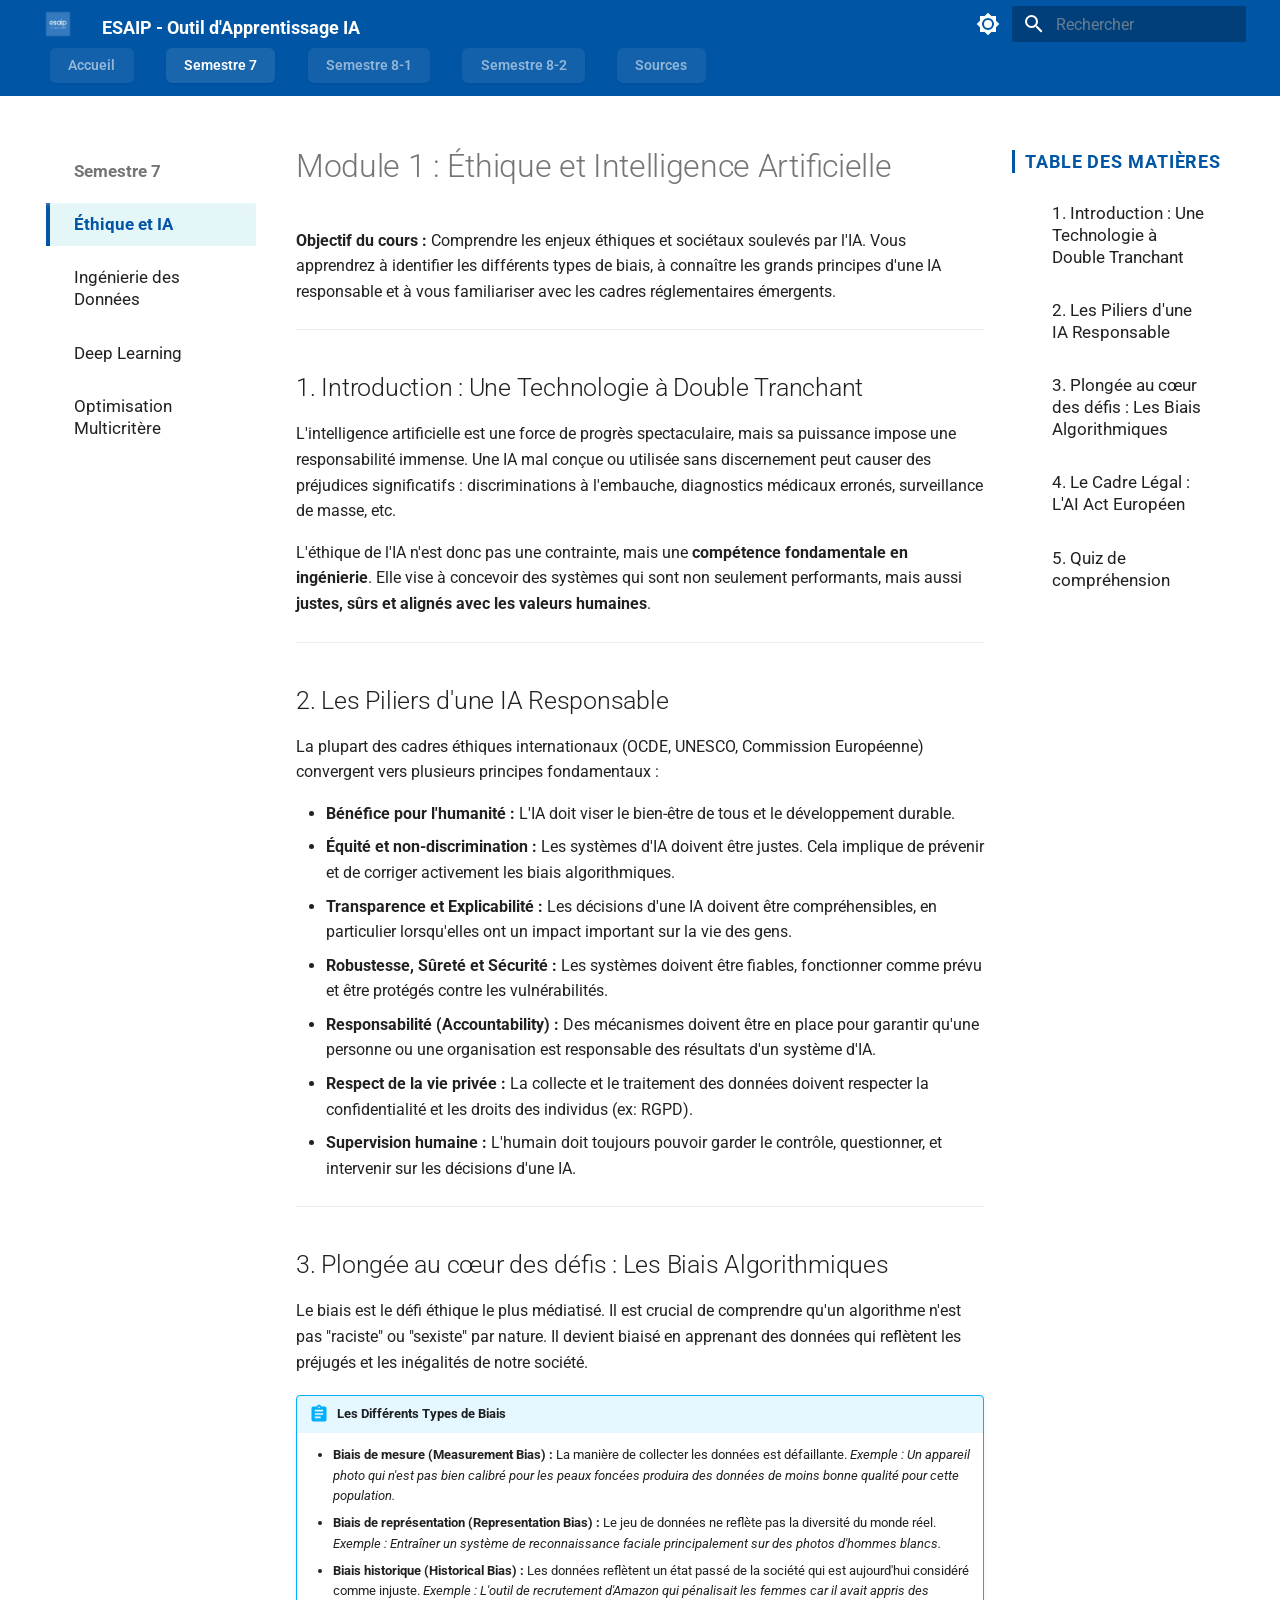
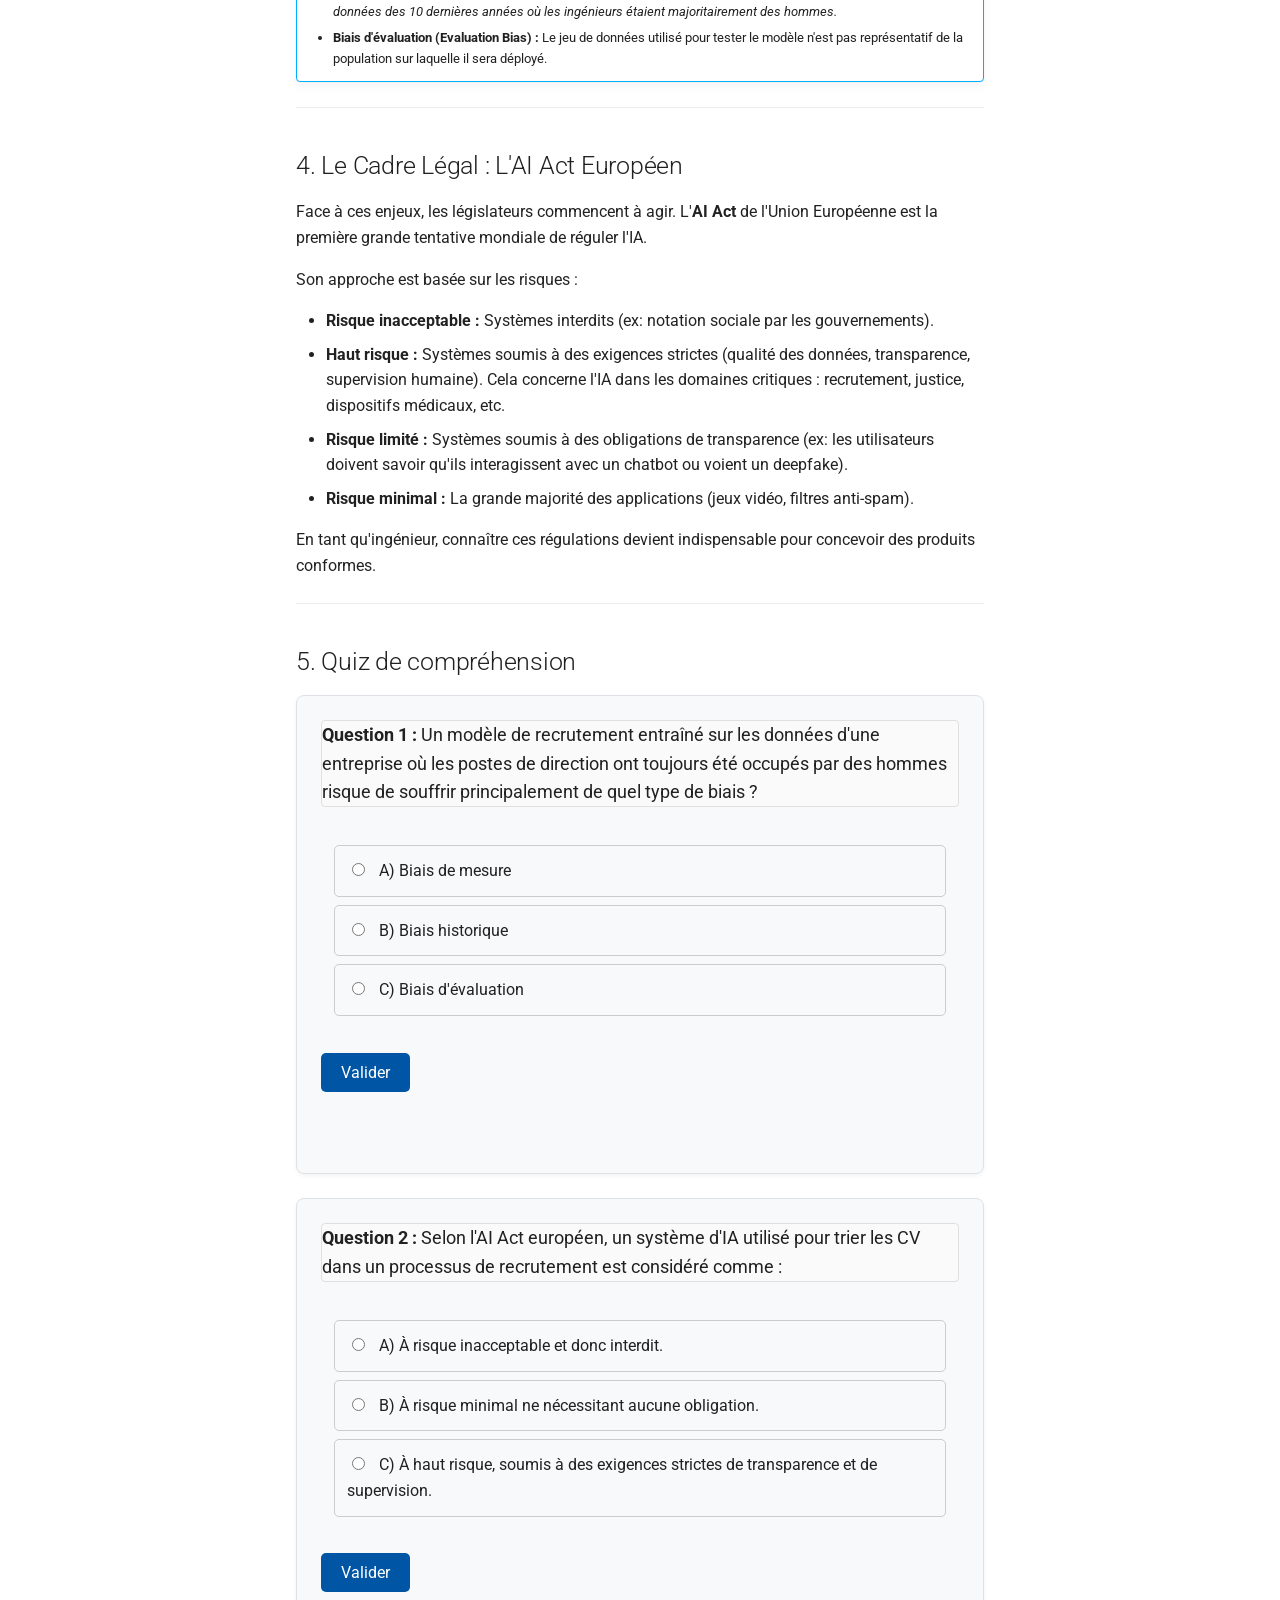
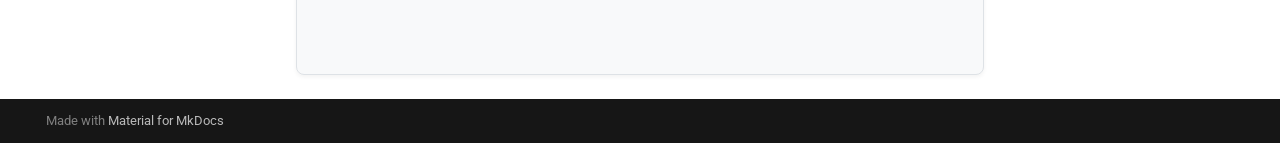
<file: semestre7/1_ethique_ia/index.html>
<!doctype html>
<html lang="fr" class="no-js">
  <head>
    
      <meta charset="utf-8">
      <meta name="viewport" content="width=device-width,initial-scale=1">
      
        <meta name="description" content="Un outil éducatif pour la spécialité Intelligence Artificielle de l'ESAIP.">
      
      
        <meta name="author" content="Mathis Marsault">
      
      
      
        <link rel="prev" href="../..">
      
      
        <link rel="next" href="../2_ingenierie_donnees/">
      
      
      <link rel="icon" href="../../assets/logo.png">
      <meta name="generator" content="mkdocs-1.6.1, mkdocs-material-9.6.15">
    
    
      
        <title>Éthique et IA - ESAIP - Outil d'Apprentissage IA</title>
      
    
    
      <link rel="stylesheet" href="../../assets/stylesheets/main.342714a4.min.css">
      
        
        <link rel="stylesheet" href="../../assets/stylesheets/palette.06af60db.min.css">
      
      


    
    
      
    
    
      
        
        
        <link rel="preconnect" href="https://fonts.gstatic.com" crossorigin>
        <link rel="stylesheet" href="https://fonts.googleapis.com/css?family=Roboto:300,300i,400,400i,700,700i%7CRoboto+Mono:400,400i,700,700i&display=fallback">
        <style>:root{--md-text-font:"Roboto";--md-code-font:"Roboto Mono"}</style>
      
    
    
      <link rel="stylesheet" href="../../stylesheets/extra.css">
    
    <script>__md_scope=new URL("../..",location),__md_hash=e=>[...e].reduce(((e,_)=>(e<<5)-e+_.charCodeAt(0)),0),__md_get=(e,_=localStorage,t=__md_scope)=>JSON.parse(_.getItem(t.pathname+"."+e)),__md_set=(e,_,t=localStorage,a=__md_scope)=>{try{t.setItem(a.pathname+"."+e,JSON.stringify(_))}catch(e){}}</script>
    
      

    
    
    
  </head>
  
  
    
    
      
    
    
    
    
    <body dir="ltr" data-md-color-scheme="default" data-md-color-primary="custom" data-md-color-accent="light-blue">
  
    
    <input class="md-toggle" data-md-toggle="drawer" type="checkbox" id="__drawer" autocomplete="off">
    <input class="md-toggle" data-md-toggle="search" type="checkbox" id="__search" autocomplete="off">
    <label class="md-overlay" for="__drawer"></label>
    <div data-md-component="skip">
      
        
        <a href="#module-1-ethique-et-intelligence-artificielle" class="md-skip">
          Aller au contenu
        </a>
      
    </div>
    <div data-md-component="announce">
      
    </div>
    
    
      

<header class="md-header" data-md-component="header">
  <nav class="md-header__inner md-grid" aria-label="En-tête">
    <a href="../.." title="ESAIP - Outil d&#39;Apprentissage IA" class="md-header__button md-logo" aria-label="ESAIP - Outil d'Apprentissage IA" data-md-component="logo">
      
  <img src="../../assets/logo.png" alt="logo">

    </a>
    <label class="md-header__button md-icon" for="__drawer">
      
      <svg xmlns="http://www.w3.org/2000/svg" viewBox="0 0 24 24"><path d="M3 6h18v2H3zm0 5h18v2H3zm0 5h18v2H3z"/></svg>
    </label>
    <div class="md-header__title" data-md-component="header-title">
      <div class="md-header__ellipsis">
        <div class="md-header__topic">
          <span class="md-ellipsis">
            ESAIP - Outil d'Apprentissage IA
          </span>
        </div>
        <div class="md-header__topic" data-md-component="header-topic">
          <span class="md-ellipsis">
            
              Éthique et IA
            
          </span>
        </div>
      </div>
    </div>
    
      
        <form class="md-header__option" data-md-component="palette">
  
    
    
    
    <input class="md-option" data-md-color-media="" data-md-color-scheme="default" data-md-color-primary="custom" data-md-color-accent="light-blue"  aria-label="Passer au mode nuit"  type="radio" name="__palette" id="__palette_0">
    
      <label class="md-header__button md-icon" title="Passer au mode nuit" for="__palette_1" hidden>
        <svg xmlns="http://www.w3.org/2000/svg" viewBox="0 0 24 24"><path d="M12 8a4 4 0 0 0-4 4 4 4 0 0 0 4 4 4 4 0 0 0 4-4 4 4 0 0 0-4-4m0 10a6 6 0 0 1-6-6 6 6 0 0 1 6-6 6 6 0 0 1 6 6 6 6 0 0 1-6 6m8-9.31V4h-4.69L12 .69 8.69 4H4v4.69L.69 12 4 15.31V20h4.69L12 23.31 15.31 20H20v-4.69L23.31 12z"/></svg>
      </label>
    
  
    
    
    
    <input class="md-option" data-md-color-media="" data-md-color-scheme="slate" data-md-color-primary="custom" data-md-color-accent="light-blue"  aria-label="Passer au mode jour"  type="radio" name="__palette" id="__palette_1">
    
      <label class="md-header__button md-icon" title="Passer au mode jour" for="__palette_0" hidden>
        <svg xmlns="http://www.w3.org/2000/svg" viewBox="0 0 24 24"><path d="M12 18c-.89 0-1.74-.2-2.5-.55C11.56 16.5 13 14.42 13 12s-1.44-4.5-3.5-5.45C10.26 6.2 11.11 6 12 6a6 6 0 0 1 6 6 6 6 0 0 1-6 6m8-9.31V4h-4.69L12 .69 8.69 4H4v4.69L.69 12 4 15.31V20h4.69L12 23.31 15.31 20H20v-4.69L23.31 12z"/></svg>
      </label>
    
  
</form>
      
    
    
      <script>var palette=__md_get("__palette");if(palette&&palette.color){if("(prefers-color-scheme)"===palette.color.media){var media=matchMedia("(prefers-color-scheme: light)"),input=document.querySelector(media.matches?"[data-md-color-media='(prefers-color-scheme: light)']":"[data-md-color-media='(prefers-color-scheme: dark)']");palette.color.media=input.getAttribute("data-md-color-media"),palette.color.scheme=input.getAttribute("data-md-color-scheme"),palette.color.primary=input.getAttribute("data-md-color-primary"),palette.color.accent=input.getAttribute("data-md-color-accent")}for(var[key,value]of Object.entries(palette.color))document.body.setAttribute("data-md-color-"+key,value)}</script>
    
    
    
      
      
        <label class="md-header__button md-icon" for="__search">
          
          <svg xmlns="http://www.w3.org/2000/svg" viewBox="0 0 24 24"><path d="M9.5 3A6.5 6.5 0 0 1 16 9.5c0 1.61-.59 3.09-1.56 4.23l.27.27h.79l5 5-1.5 1.5-5-5v-.79l-.27-.27A6.52 6.52 0 0 1 9.5 16 6.5 6.5 0 0 1 3 9.5 6.5 6.5 0 0 1 9.5 3m0 2C7 5 5 7 5 9.5S7 14 9.5 14 14 12 14 9.5 12 5 9.5 5"/></svg>
        </label>
        <div class="md-search" data-md-component="search" role="dialog">
  <label class="md-search__overlay" for="__search"></label>
  <div class="md-search__inner" role="search">
    <form class="md-search__form" name="search">
      <input type="text" class="md-search__input" name="query" aria-label="Rechercher" placeholder="Rechercher" autocapitalize="off" autocorrect="off" autocomplete="off" spellcheck="false" data-md-component="search-query" required>
      <label class="md-search__icon md-icon" for="__search">
        
        <svg xmlns="http://www.w3.org/2000/svg" viewBox="0 0 24 24"><path d="M9.5 3A6.5 6.5 0 0 1 16 9.5c0 1.61-.59 3.09-1.56 4.23l.27.27h.79l5 5-1.5 1.5-5-5v-.79l-.27-.27A6.52 6.52 0 0 1 9.5 16 6.5 6.5 0 0 1 3 9.5 6.5 6.5 0 0 1 9.5 3m0 2C7 5 5 7 5 9.5S7 14 9.5 14 14 12 14 9.5 12 5 9.5 5"/></svg>
        
        <svg xmlns="http://www.w3.org/2000/svg" viewBox="0 0 24 24"><path d="M20 11v2H8l5.5 5.5-1.42 1.42L4.16 12l7.92-7.92L13.5 5.5 8 11z"/></svg>
      </label>
      <nav class="md-search__options" aria-label="Recherche">
        
        <button type="reset" class="md-search__icon md-icon" title="Effacer" aria-label="Effacer" tabindex="-1">
          
          <svg xmlns="http://www.w3.org/2000/svg" viewBox="0 0 24 24"><path d="M19 6.41 17.59 5 12 10.59 6.41 5 5 6.41 10.59 12 5 17.59 6.41 19 12 13.41 17.59 19 19 17.59 13.41 12z"/></svg>
        </button>
      </nav>
      
        <div class="md-search__suggest" data-md-component="search-suggest"></div>
      
    </form>
    <div class="md-search__output">
      <div class="md-search__scrollwrap" tabindex="0" data-md-scrollfix>
        <div class="md-search-result" data-md-component="search-result">
          <div class="md-search-result__meta">
            Initialisation de la recherche
          </div>
          <ol class="md-search-result__list" role="presentation"></ol>
        </div>
      </div>
    </div>
  </div>
</div>
      
    
    
  </nav>
  
</header>
    
    <div class="md-container" data-md-component="container">
      
      
        
          
            
<nav class="md-tabs" aria-label="Onglets" data-md-component="tabs">
  <div class="md-grid">
    <ul class="md-tabs__list">
      
        
  
  
  
  
    <li class="md-tabs__item">
      <a href="../.." class="md-tabs__link">
        
  
  
    
  
  Accueil

      </a>
    </li>
  

      
        
  
  
  
    
  
  
    
    
      <li class="md-tabs__item md-tabs__item--active">
        <a href="./" class="md-tabs__link">
          
  
  
  Semestre 7

        </a>
      </li>
    
  

      
        
  
  
  
  
    
    
      <li class="md-tabs__item">
        <a href="../../semestre8-1/1_ia_explicable/" class="md-tabs__link">
          
  
  
  Semestre 8-1

        </a>
      </li>
    
  

      
        
  
  
  
  
    
    
      <li class="md-tabs__item">
        <a href="../../semestre8-2/1_apprentissage_renforcement/" class="md-tabs__link">
          
  
  
  Semestre 8-2

        </a>
      </li>
    
  

      
        
  
  
  
  
    <li class="md-tabs__item">
      <a href="../../sources/" class="md-tabs__link">
        
  
  
    
  
  Sources

      </a>
    </li>
  

      
    </ul>
  </div>
</nav>
          
        
      
      <main class="md-main" data-md-component="main">
        <div class="md-main__inner md-grid">
          
            
              
              <div class="md-sidebar md-sidebar--primary" data-md-component="sidebar" data-md-type="navigation" >
                <div class="md-sidebar__scrollwrap">
                  <div class="md-sidebar__inner">
                    


  


<nav class="md-nav md-nav--primary md-nav--lifted" aria-label="Navigation" data-md-level="0">
  <label class="md-nav__title" for="__drawer">
    <a href="../.." title="ESAIP - Outil d&#39;Apprentissage IA" class="md-nav__button md-logo" aria-label="ESAIP - Outil d'Apprentissage IA" data-md-component="logo">
      
  <img src="../../assets/logo.png" alt="logo">

    </a>
    ESAIP - Outil d'Apprentissage IA
  </label>
  
  <ul class="md-nav__list" data-md-scrollfix>
    
      
      
  
  
  
  
    <li class="md-nav__item">
      <a href="../.." class="md-nav__link">
        
  
  
  <span class="md-ellipsis">
    Accueil
    
  </span>
  

      </a>
    </li>
  

    
      
      
  
  
    
  
  
  
    
    
    
    
      
        
        
      
      
    
    
    <li class="md-nav__item md-nav__item--active md-nav__item--section md-nav__item--nested">
      
        
        
        <input class="md-nav__toggle md-toggle " type="checkbox" id="__nav_2" checked>
        
          
          <label class="md-nav__link" for="__nav_2" id="__nav_2_label" tabindex="">
            
  
  
  <span class="md-ellipsis">
    Semestre 7
    
  </span>
  

            <span class="md-nav__icon md-icon"></span>
          </label>
        
        <nav class="md-nav" data-md-level="1" aria-labelledby="__nav_2_label" aria-expanded="true">
          <label class="md-nav__title" for="__nav_2">
            <span class="md-nav__icon md-icon"></span>
            Semestre 7
          </label>
          <ul class="md-nav__list" data-md-scrollfix>
            
              
                
  
  
    
  
  
  
    <li class="md-nav__item md-nav__item--active">
      
      <input class="md-nav__toggle md-toggle" type="checkbox" id="__toc">
      
      
        
      
      
        <label class="md-nav__link md-nav__link--active" for="__toc">
          
  
  
  <span class="md-ellipsis">
    Éthique et IA
    
  </span>
  

          <span class="md-nav__icon md-icon"></span>
        </label>
      
      <a href="./" class="md-nav__link md-nav__link--active">
        
  
  
  <span class="md-ellipsis">
    Éthique et IA
    
  </span>
  

      </a>
      
        

<nav class="md-nav md-nav--secondary" aria-label="Table des matières">
  
  
  
    
  
  
    <label class="md-nav__title" for="__toc">
      <span class="md-nav__icon md-icon"></span>
      Table des matières
    </label>
    <ul class="md-nav__list" data-md-component="toc" data-md-scrollfix>
      
        <li class="md-nav__item">
  <a href="#1-introduction-une-technologie-a-double-tranchant" class="md-nav__link">
    <span class="md-ellipsis">
      1. Introduction : Une Technologie à Double Tranchant
    </span>
  </a>
  
</li>
      
        <li class="md-nav__item">
  <a href="#2-les-piliers-dune-ia-responsable" class="md-nav__link">
    <span class="md-ellipsis">
      2. Les Piliers d'une IA Responsable
    </span>
  </a>
  
</li>
      
        <li class="md-nav__item">
  <a href="#3-plongee-au-cur-des-defis-les-biais-algorithmiques" class="md-nav__link">
    <span class="md-ellipsis">
      3. Plongée au cœur des défis : Les Biais Algorithmiques
    </span>
  </a>
  
</li>
      
        <li class="md-nav__item">
  <a href="#4-le-cadre-legal-lai-act-europeen" class="md-nav__link">
    <span class="md-ellipsis">
      4. Le Cadre Légal : L'AI Act Européen
    </span>
  </a>
  
</li>
      
        <li class="md-nav__item">
  <a href="#5-quiz-de-comprehension" class="md-nav__link">
    <span class="md-ellipsis">
      5. Quiz de compréhension
    </span>
  </a>
  
</li>
      
    </ul>
  
</nav>
      
    </li>
  

              
            
              
                
  
  
  
  
    <li class="md-nav__item">
      <a href="../2_ingenierie_donnees/" class="md-nav__link">
        
  
  
  <span class="md-ellipsis">
    Ingénierie des Données
    
  </span>
  

      </a>
    </li>
  

              
            
              
                
  
  
  
  
    <li class="md-nav__item">
      <a href="../3_deep_learning/" class="md-nav__link">
        
  
  
  <span class="md-ellipsis">
    Deep Learning
    
  </span>
  

      </a>
    </li>
  

              
            
              
                
  
  
  
  
    <li class="md-nav__item">
      <a href="../4_optimisation_multicritere/" class="md-nav__link">
        
  
  
  <span class="md-ellipsis">
    Optimisation Multicritère
    
  </span>
  

      </a>
    </li>
  

              
            
          </ul>
        </nav>
      
    </li>
  

    
      
      
  
  
  
  
    
    
    
    
      
      
    
    
    <li class="md-nav__item md-nav__item--nested">
      
        
        
        <input class="md-nav__toggle md-toggle " type="checkbox" id="__nav_3" >
        
          
          <label class="md-nav__link" for="__nav_3" id="__nav_3_label" tabindex="0">
            
  
  
  <span class="md-ellipsis">
    Semestre 8-1
    
  </span>
  

            <span class="md-nav__icon md-icon"></span>
          </label>
        
        <nav class="md-nav" data-md-level="1" aria-labelledby="__nav_3_label" aria-expanded="false">
          <label class="md-nav__title" for="__nav_3">
            <span class="md-nav__icon md-icon"></span>
            Semestre 8-1
          </label>
          <ul class="md-nav__list" data-md-scrollfix>
            
              
                
  
  
  
  
    <li class="md-nav__item">
      <a href="../../semestre8-1/1_ia_explicable/" class="md-nav__link">
        
  
  
  <span class="md-ellipsis">
    IA Explicable (XAI)
    
  </span>
  

      </a>
    </li>
  

              
            
              
                
  
  
  
  
    <li class="md-nav__item">
      <a href="../../semestre8-1/2_taln/" class="md-nav__link">
        
  
  
  <span class="md-ellipsis">
    TALN
    
  </span>
  

      </a>
    </li>
  

              
            
              
                
  
  
  
  
    <li class="md-nav__item">
      <a href="../../semestre8-1/3_vision_par_ordinateur/" class="md-nav__link">
        
  
  
  <span class="md-ellipsis">
    Vision par Ordinateur
    
  </span>
  

      </a>
    </li>
  

              
            
              
                
  
  
  
  
    <li class="md-nav__item">
      <a href="../../semestre8-1/4_ia_generative/" class="md-nav__link">
        
  
  
  <span class="md-ellipsis">
    IA Générative
    
  </span>
  

      </a>
    </li>
  

              
            
          </ul>
        </nav>
      
    </li>
  

    
      
      
  
  
  
  
    
    
    
    
      
      
    
    
    <li class="md-nav__item md-nav__item--nested">
      
        
        
        <input class="md-nav__toggle md-toggle " type="checkbox" id="__nav_4" >
        
          
          <label class="md-nav__link" for="__nav_4" id="__nav_4_label" tabindex="0">
            
  
  
  <span class="md-ellipsis">
    Semestre 8-2
    
  </span>
  

            <span class="md-nav__icon md-icon"></span>
          </label>
        
        <nav class="md-nav" data-md-level="1" aria-labelledby="__nav_4_label" aria-expanded="false">
          <label class="md-nav__title" for="__nav_4">
            <span class="md-nav__icon md-icon"></span>
            Semestre 8-2
          </label>
          <ul class="md-nav__list" data-md-scrollfix>
            
              
                
  
  
  
  
    <li class="md-nav__item">
      <a href="../../semestre8-2/1_apprentissage_renforcement/" class="md-nav__link">
        
  
  
  <span class="md-ellipsis">
    Apprentissage par Renforcement
    
  </span>
  

      </a>
    </li>
  

              
            
              
                
  
  
  
  
    <li class="md-nav__item">
      <a href="../../semestre8-2/2_green_ai/" class="md-nav__link">
        
  
  
  <span class="md-ellipsis">
    Green AI
    
  </span>
  

      </a>
    </li>
  

              
            
              
                
  
  
  
  
    <li class="md-nav__item">
      <a href="../../semestre8-2/3_systemes_ia/" class="md-nav__link">
        
  
  
  <span class="md-ellipsis">
    Systèmes d’IA (MLOps)
    
  </span>
  

      </a>
    </li>
  

              
            
              
                
  
  
  
  
    <li class="md-nav__item">
      <a href="../../semestre8-2/4_challenge_ia/" class="md-nav__link">
        
  
  
  <span class="md-ellipsis">
    Challenge IA
    
  </span>
  

      </a>
    </li>
  

              
            
          </ul>
        </nav>
      
    </li>
  

    
      
      
  
  
  
  
    <li class="md-nav__item">
      <a href="../../sources/" class="md-nav__link">
        
  
  
  <span class="md-ellipsis">
    Sources
    
  </span>
  

      </a>
    </li>
  

    
  </ul>
</nav>
                  </div>
                </div>
              </div>
            
            
              
              <div class="md-sidebar md-sidebar--secondary" data-md-component="sidebar" data-md-type="toc" >
                <div class="md-sidebar__scrollwrap">
                  <div class="md-sidebar__inner">
                    

<nav class="md-nav md-nav--secondary" aria-label="Table des matières">
  
  
  
    
  
  
    <label class="md-nav__title" for="__toc">
      <span class="md-nav__icon md-icon"></span>
      Table des matières
    </label>
    <ul class="md-nav__list" data-md-component="toc" data-md-scrollfix>
      
        <li class="md-nav__item">
  <a href="#1-introduction-une-technologie-a-double-tranchant" class="md-nav__link">
    <span class="md-ellipsis">
      1. Introduction : Une Technologie à Double Tranchant
    </span>
  </a>
  
</li>
      
        <li class="md-nav__item">
  <a href="#2-les-piliers-dune-ia-responsable" class="md-nav__link">
    <span class="md-ellipsis">
      2. Les Piliers d'une IA Responsable
    </span>
  </a>
  
</li>
      
        <li class="md-nav__item">
  <a href="#3-plongee-au-cur-des-defis-les-biais-algorithmiques" class="md-nav__link">
    <span class="md-ellipsis">
      3. Plongée au cœur des défis : Les Biais Algorithmiques
    </span>
  </a>
  
</li>
      
        <li class="md-nav__item">
  <a href="#4-le-cadre-legal-lai-act-europeen" class="md-nav__link">
    <span class="md-ellipsis">
      4. Le Cadre Légal : L'AI Act Européen
    </span>
  </a>
  
</li>
      
        <li class="md-nav__item">
  <a href="#5-quiz-de-comprehension" class="md-nav__link">
    <span class="md-ellipsis">
      5. Quiz de compréhension
    </span>
  </a>
  
</li>
      
    </ul>
  
</nav>
                  </div>
                </div>
              </div>
            
          
          
            <div class="md-content" data-md-component="content">
              <article class="md-content__inner md-typeset">
                
                  



<h1 id="module-1-ethique-et-intelligence-artificielle">Module 1 : Éthique et Intelligence Artificielle</h1>
<p><strong>Objectif du cours :</strong> Comprendre les enjeux éthiques et sociétaux soulevés par l'IA. Vous apprendrez à identifier les différents types de biais, à connaître les grands principes d'une IA responsable et à vous familiariser avec les cadres réglementaires émergents.</p>
<hr />
<h2 id="1-introduction-une-technologie-a-double-tranchant">1. Introduction : Une Technologie à Double Tranchant</h2>
<p>L'intelligence artificielle est une force de progrès spectaculaire, mais sa puissance impose une responsabilité immense. Une IA mal conçue ou utilisée sans discernement peut causer des préjudices significatifs : discriminations à l'embauche, diagnostics médicaux erronés, surveillance de masse, etc.</p>
<p>L'éthique de l'IA n'est donc pas une contrainte, mais une <strong>compétence fondamentale en ingénierie</strong>. Elle vise à concevoir des systèmes qui sont non seulement performants, mais aussi <strong>justes, sûrs et alignés avec les valeurs humaines</strong>.</p>
<hr />
<h2 id="2-les-piliers-dune-ia-responsable">2. Les Piliers d'une IA Responsable</h2>
<p>La plupart des cadres éthiques internationaux (OCDE, UNESCO, Commission Européenne) convergent vers plusieurs principes fondamentaux :</p>
<ul>
<li><strong>Bénéfice pour l'humanité :</strong> L'IA doit viser le bien-être de tous et le développement durable.</li>
<li><strong>Équité et non-discrimination :</strong> Les systèmes d'IA doivent être justes. Cela implique de prévenir et de corriger activement les biais algorithmiques.</li>
<li><strong>Transparence et Explicabilité :</strong> Les décisions d'une IA doivent être compréhensibles, en particulier lorsqu'elles ont un impact important sur la vie des gens.</li>
<li><strong>Robustesse, Sûreté et Sécurité :</strong> Les systèmes doivent être fiables, fonctionner comme prévu et être protégés contre les vulnérabilités.</li>
<li><strong>Responsabilité (Accountability) :</strong> Des mécanismes doivent être en place pour garantir qu'une personne ou une organisation est responsable des résultats d'un système d'IA.</li>
<li><strong>Respect de la vie privée :</strong> La collecte et le traitement des données doivent respecter la confidentialité et les droits des individus (ex: RGPD).</li>
<li><strong>Supervision humaine :</strong> L'humain doit toujours pouvoir garder le contrôle, questionner, et intervenir sur les décisions d'une IA.</li>
</ul>
<hr />
<h2 id="3-plongee-au-cur-des-defis-les-biais-algorithmiques">3. Plongée au cœur des défis : Les Biais Algorithmiques</h2>
<p>Le biais est le défi éthique le plus médiatisé. Il est crucial de comprendre qu'un algorithme n'est pas "raciste" ou "sexiste" par nature. Il devient biaisé en apprenant des données qui reflètent les préjugés et les inégalités de notre société.</p>
<div class="admonition abstract">
<p class="admonition-title">Les Différents Types de Biais</p>
<ul>
<li><strong>Biais de mesure (Measurement Bias) :</strong> La manière de collecter les données est défaillante. <em>Exemple : Un appareil photo qui n'est pas bien calibré pour les peaux foncées produira des données de moins bonne qualité pour cette population.</em></li>
<li><strong>Biais de représentation (Representation Bias) :</strong> Le jeu de données ne reflète pas la diversité du monde réel. <em>Exemple : Entraîner un système de reconnaissance faciale principalement sur des photos d'hommes blancs.</em></li>
<li><strong>Biais historique (Historical Bias) :</strong> Les données reflètent un état passé de la société qui est aujourd'hui considéré comme injuste. <em>Exemple : L'outil de recrutement d'Amazon qui pénalisait les femmes car il avait appris des données des 10 dernières années où les ingénieurs étaient majoritairement des hommes.</em></li>
<li><strong>Biais d'évaluation (Evaluation Bias) :</strong> Le jeu de données utilisé pour tester le modèle n'est pas représentatif de la population sur laquelle il sera déployé.</li>
</ul>
</div>
<hr />
<h2 id="4-le-cadre-legal-lai-act-europeen">4. Le Cadre Légal : L'AI Act Européen</h2>
<p>Face à ces enjeux, les législateurs commencent à agir. L'<strong>AI Act</strong> de l'Union Européenne est la première grande tentative mondiale de réguler l'IA.</p>
<p>Son approche est basée sur les risques :</p>
<ul>
<li><strong>Risque inacceptable :</strong> Systèmes interdits (ex: notation sociale par les gouvernements).</li>
<li><strong>Haut risque :</strong> Systèmes soumis à des exigences strictes (qualité des données, transparence, supervision humaine). Cela concerne l'IA dans les domaines critiques : recrutement, justice, dispositifs médicaux, etc.</li>
<li><strong>Risque limité :</strong> Systèmes soumis à des obligations de transparence (ex: les utilisateurs doivent savoir qu'ils interagissent avec un chatbot ou voient un deepfake).</li>
<li><strong>Risque minimal :</strong> La grande majorité des applications (jeux vidéo, filtres anti-spam).</li>
</ul>
<p>En tant qu'ingénieur, connaître ces régulations devient indispensable pour concevoir des produits conformes.</p>
<hr />
<h2 id="5-quiz-de-comprehension">5. Quiz de compréhension</h2>
<div class="quiz" id="quiz_ethique_1">
    <p class="quiz-question"><strong>Question 1 :</strong> Un modèle de recrutement entraîné sur les données d'une entreprise où les postes de direction ont toujours été occupés par des hommes risque de souffrir principalement de quel type de biais ?</p>
    <div class="quiz-options">
        <label><input type="radio" name="q_ethique_1" value="a"> A) Biais de mesure</label>
        <label><input type="radio" name="q_ethique_1" value="b"> B) Biais historique</label>
        <label><input type="radio" name="q_ethique_1" value="c"> C) Biais d'évaluation</label>
    </div>
    <button class="quiz-submit-button" onclick="checkQuiz('quiz_ethique_1', {'q_ethique_1': 'b'})">Valider</button>
    <p class="quiz-feedback"></p>
</div>

<div class="quiz" id="quiz_ethique_2">
    <p class="quiz-question"><strong>Question 2 :</strong> Selon l'AI Act européen, un système d'IA utilisé pour trier les CV dans un processus de recrutement est considéré comme :</p>
    <div class="quiz-options">
        <label><input type="radio" name="q_ethique_2" value="a"> A) À risque inacceptable et donc interdit.</label>
        <label><input type="radio" name="q_ethique_2" value="b"> B) À risque minimal ne nécessitant aucune obligation.</label>
        <label><input type="radio" name="q_ethique_2" value="c"> C) À haut risque, soumis à des exigences strictes de transparence et de supervision.</label>
    </div>
    <button class="quiz-submit-button" onclick="checkQuiz('quiz_ethique_2', {'q_ethique_2': 'c'})">Valider</button>
    <p class="quiz-feedback"></p>
</div>












                
              </article>
            </div>
          
          
<script>var target=document.getElementById(location.hash.slice(1));target&&target.name&&(target.checked=target.name.startsWith("__tabbed_"))</script>
        </div>
        
          <button type="button" class="md-top md-icon" data-md-component="top" hidden>
  
  <svg xmlns="http://www.w3.org/2000/svg" viewBox="0 0 24 24"><path d="M13 20h-2V8l-5.5 5.5-1.42-1.42L12 4.16l7.92 7.92-1.42 1.42L13 8z"/></svg>
  Retour en haut de la page
</button>
        
      </main>
      
        <footer class="md-footer">
  
  <div class="md-footer-meta md-typeset">
    <div class="md-footer-meta__inner md-grid">
      <div class="md-copyright">
  
  
    Made with
    <a href="https://squidfunk.github.io/mkdocs-material/" target="_blank" rel="noopener">
      Material for MkDocs
    </a>
  
</div>
      
    </div>
  </div>
</footer>
      
    </div>
    <div class="md-dialog" data-md-component="dialog">
      <div class="md-dialog__inner md-typeset"></div>
    </div>
    
    
    
      
      <script id="__config" type="application/json">{"base": "../..", "features": ["navigation.tabs", "navigation.top", "search.suggest", "search.highlight", "content.code.annotate"], "search": "../../assets/javascripts/workers/search.d50fe291.min.js", "tags": null, "translations": {"clipboard.copied": "Copi\u00e9 dans le presse-papier", "clipboard.copy": "Copier dans le presse-papier", "search.result.more.one": "1 de plus sur cette page", "search.result.more.other": "# de plus sur cette page", "search.result.none": "Aucun document trouv\u00e9", "search.result.one": "1 document trouv\u00e9", "search.result.other": "# documents trouv\u00e9s", "search.result.placeholder": "Taper pour d\u00e9marrer la recherche", "search.result.term.missing": "Non trouv\u00e9", "select.version": "S\u00e9lectionner la version"}, "version": null}</script>
    
    
      <script src="../../assets/javascripts/bundle.56ea9cef.min.js"></script>
      
        <script src="../../javascripts/quiz.js"></script>
      
    
  </body>
</html>
</file>
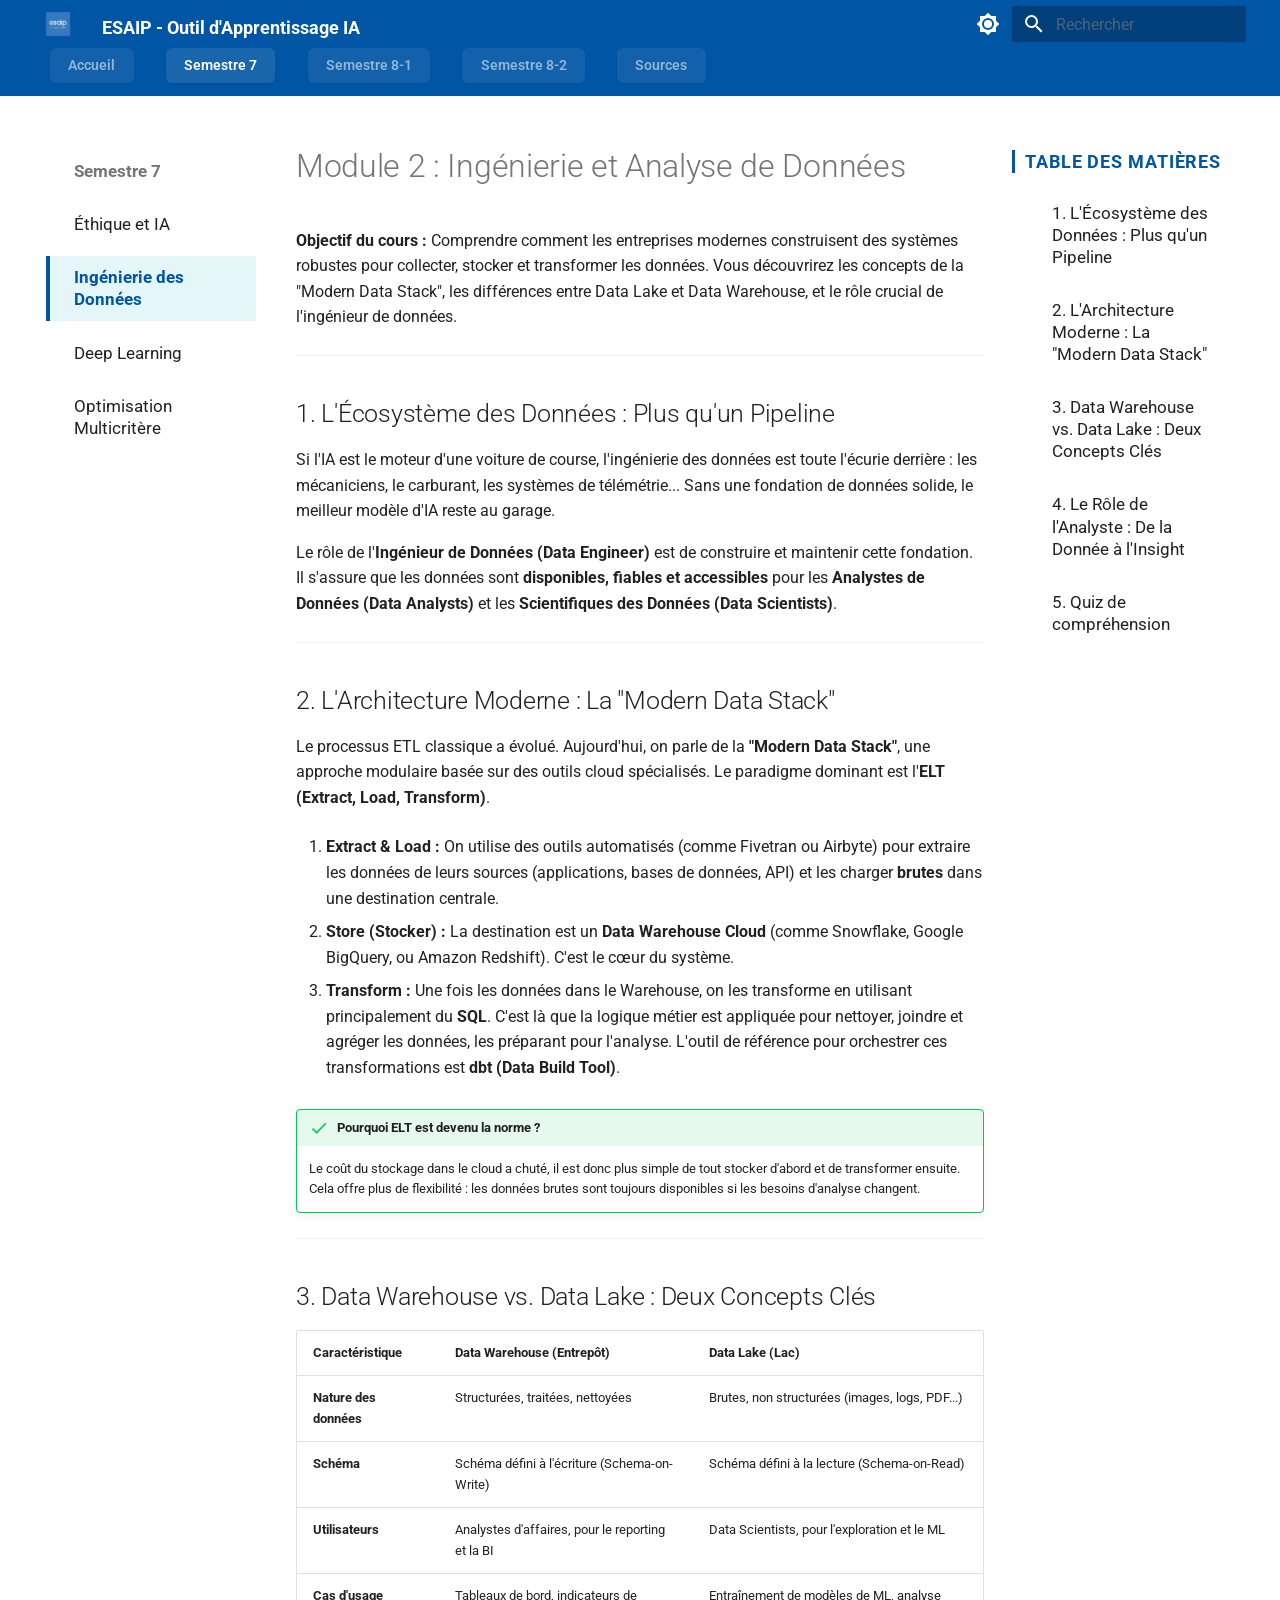
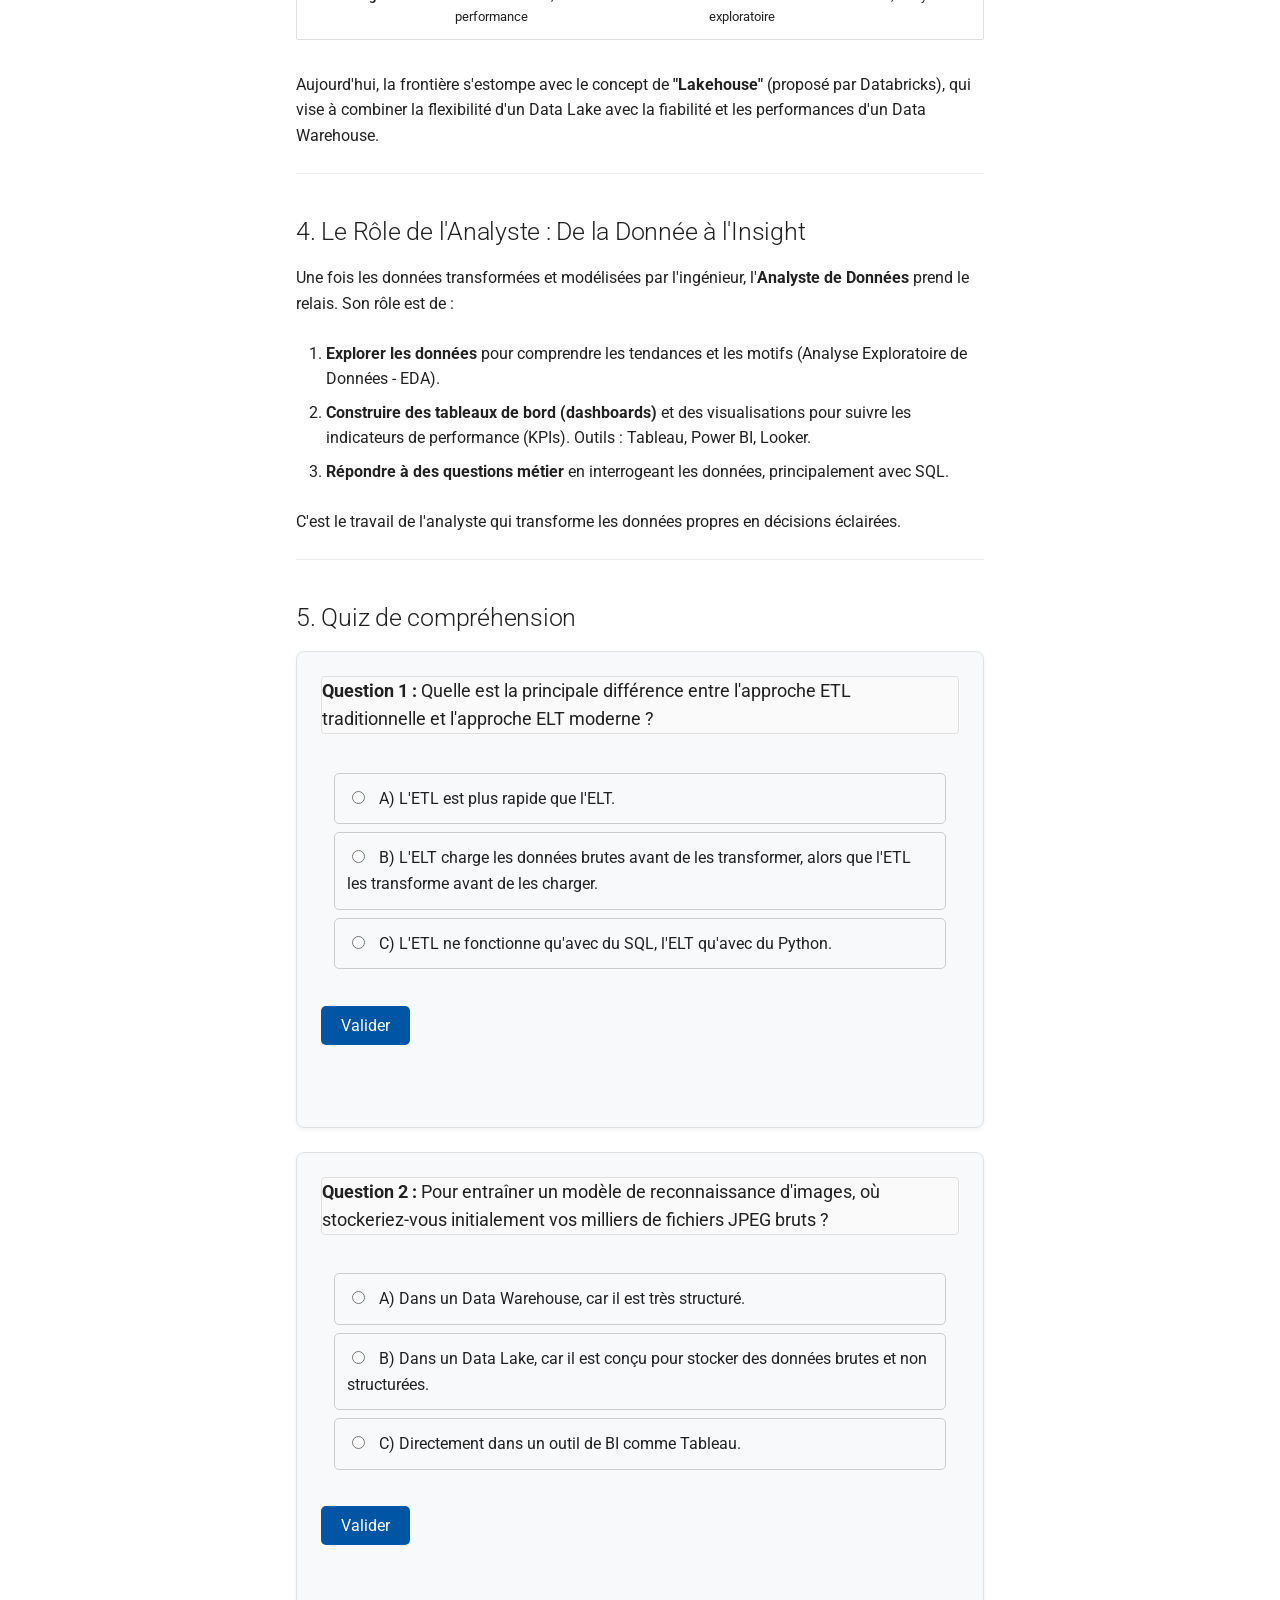
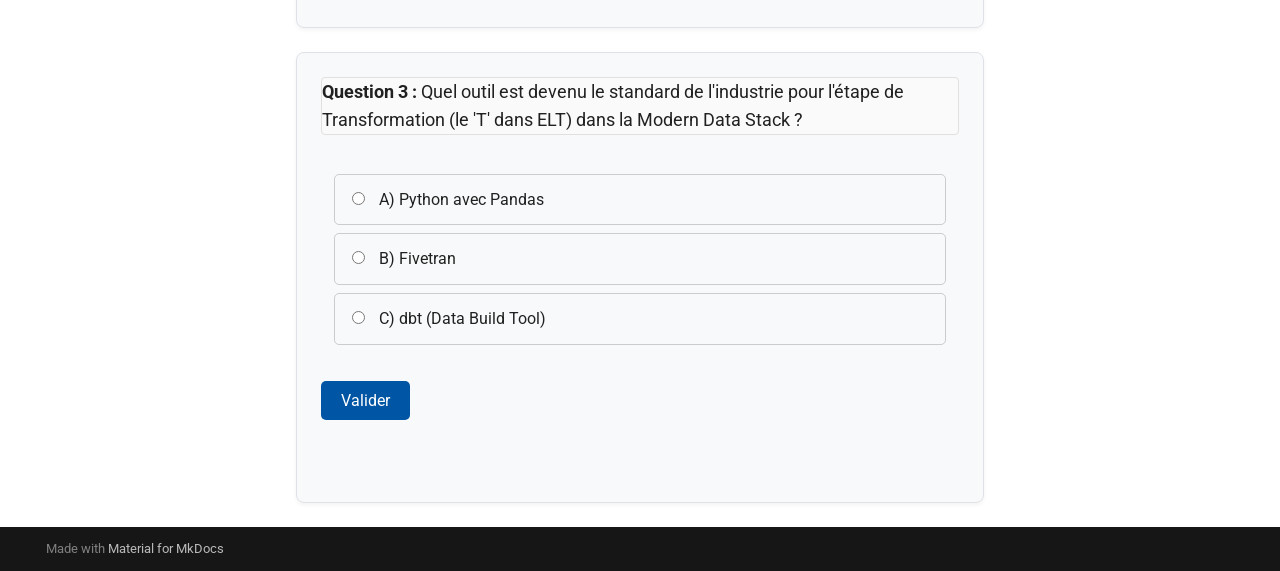
<file: semestre7/2_ingenierie_donnees/index.html>
<!doctype html>
<html lang="fr" class="no-js">
  <head>
    
      <meta charset="utf-8">
      <meta name="viewport" content="width=device-width,initial-scale=1">
      
        <meta name="description" content="Un outil éducatif pour la spécialité Intelligence Artificielle de l'ESAIP.">
      
      
        <meta name="author" content="Mathis Marsault">
      
      
      
        <link rel="prev" href="../1_ethique_ia/">
      
      
        <link rel="next" href="../3_deep_learning/">
      
      
      <link rel="icon" href="../../assets/logo.png">
      <meta name="generator" content="mkdocs-1.6.1, mkdocs-material-9.6.15">
    
    
      
        <title>Ingénierie des Données - ESAIP - Outil d'Apprentissage IA</title>
      
    
    
      <link rel="stylesheet" href="../../assets/stylesheets/main.342714a4.min.css">
      
        
        <link rel="stylesheet" href="../../assets/stylesheets/palette.06af60db.min.css">
      
      


    
    
      
    
    
      
        
        
        <link rel="preconnect" href="https://fonts.gstatic.com" crossorigin>
        <link rel="stylesheet" href="https://fonts.googleapis.com/css?family=Roboto:300,300i,400,400i,700,700i%7CRoboto+Mono:400,400i,700,700i&display=fallback">
        <style>:root{--md-text-font:"Roboto";--md-code-font:"Roboto Mono"}</style>
      
    
    
      <link rel="stylesheet" href="../../stylesheets/extra.css">
    
    <script>__md_scope=new URL("../..",location),__md_hash=e=>[...e].reduce(((e,_)=>(e<<5)-e+_.charCodeAt(0)),0),__md_get=(e,_=localStorage,t=__md_scope)=>JSON.parse(_.getItem(t.pathname+"."+e)),__md_set=(e,_,t=localStorage,a=__md_scope)=>{try{t.setItem(a.pathname+"."+e,JSON.stringify(_))}catch(e){}}</script>
    
      

    
    
    
  </head>
  
  
    
    
      
    
    
    
    
    <body dir="ltr" data-md-color-scheme="default" data-md-color-primary="custom" data-md-color-accent="light-blue">
  
    
    <input class="md-toggle" data-md-toggle="drawer" type="checkbox" id="__drawer" autocomplete="off">
    <input class="md-toggle" data-md-toggle="search" type="checkbox" id="__search" autocomplete="off">
    <label class="md-overlay" for="__drawer"></label>
    <div data-md-component="skip">
      
        
        <a href="#module-2-ingenierie-et-analyse-de-donnees" class="md-skip">
          Aller au contenu
        </a>
      
    </div>
    <div data-md-component="announce">
      
    </div>
    
    
      

<header class="md-header" data-md-component="header">
  <nav class="md-header__inner md-grid" aria-label="En-tête">
    <a href="../.." title="ESAIP - Outil d&#39;Apprentissage IA" class="md-header__button md-logo" aria-label="ESAIP - Outil d'Apprentissage IA" data-md-component="logo">
      
  <img src="../../assets/logo.png" alt="logo">

    </a>
    <label class="md-header__button md-icon" for="__drawer">
      
      <svg xmlns="http://www.w3.org/2000/svg" viewBox="0 0 24 24"><path d="M3 6h18v2H3zm0 5h18v2H3zm0 5h18v2H3z"/></svg>
    </label>
    <div class="md-header__title" data-md-component="header-title">
      <div class="md-header__ellipsis">
        <div class="md-header__topic">
          <span class="md-ellipsis">
            ESAIP - Outil d'Apprentissage IA
          </span>
        </div>
        <div class="md-header__topic" data-md-component="header-topic">
          <span class="md-ellipsis">
            
              Ingénierie des Données
            
          </span>
        </div>
      </div>
    </div>
    
      
        <form class="md-header__option" data-md-component="palette">
  
    
    
    
    <input class="md-option" data-md-color-media="" data-md-color-scheme="default" data-md-color-primary="custom" data-md-color-accent="light-blue"  aria-label="Passer au mode nuit"  type="radio" name="__palette" id="__palette_0">
    
      <label class="md-header__button md-icon" title="Passer au mode nuit" for="__palette_1" hidden>
        <svg xmlns="http://www.w3.org/2000/svg" viewBox="0 0 24 24"><path d="M12 8a4 4 0 0 0-4 4 4 4 0 0 0 4 4 4 4 0 0 0 4-4 4 4 0 0 0-4-4m0 10a6 6 0 0 1-6-6 6 6 0 0 1 6-6 6 6 0 0 1 6 6 6 6 0 0 1-6 6m8-9.31V4h-4.69L12 .69 8.69 4H4v4.69L.69 12 4 15.31V20h4.69L12 23.31 15.31 20H20v-4.69L23.31 12z"/></svg>
      </label>
    
  
    
    
    
    <input class="md-option" data-md-color-media="" data-md-color-scheme="slate" data-md-color-primary="custom" data-md-color-accent="light-blue"  aria-label="Passer au mode jour"  type="radio" name="__palette" id="__palette_1">
    
      <label class="md-header__button md-icon" title="Passer au mode jour" for="__palette_0" hidden>
        <svg xmlns="http://www.w3.org/2000/svg" viewBox="0 0 24 24"><path d="M12 18c-.89 0-1.74-.2-2.5-.55C11.56 16.5 13 14.42 13 12s-1.44-4.5-3.5-5.45C10.26 6.2 11.11 6 12 6a6 6 0 0 1 6 6 6 6 0 0 1-6 6m8-9.31V4h-4.69L12 .69 8.69 4H4v4.69L.69 12 4 15.31V20h4.69L12 23.31 15.31 20H20v-4.69L23.31 12z"/></svg>
      </label>
    
  
</form>
      
    
    
      <script>var palette=__md_get("__palette");if(palette&&palette.color){if("(prefers-color-scheme)"===palette.color.media){var media=matchMedia("(prefers-color-scheme: light)"),input=document.querySelector(media.matches?"[data-md-color-media='(prefers-color-scheme: light)']":"[data-md-color-media='(prefers-color-scheme: dark)']");palette.color.media=input.getAttribute("data-md-color-media"),palette.color.scheme=input.getAttribute("data-md-color-scheme"),palette.color.primary=input.getAttribute("data-md-color-primary"),palette.color.accent=input.getAttribute("data-md-color-accent")}for(var[key,value]of Object.entries(palette.color))document.body.setAttribute("data-md-color-"+key,value)}</script>
    
    
    
      
      
        <label class="md-header__button md-icon" for="__search">
          
          <svg xmlns="http://www.w3.org/2000/svg" viewBox="0 0 24 24"><path d="M9.5 3A6.5 6.5 0 0 1 16 9.5c0 1.61-.59 3.09-1.56 4.23l.27.27h.79l5 5-1.5 1.5-5-5v-.79l-.27-.27A6.52 6.52 0 0 1 9.5 16 6.5 6.5 0 0 1 3 9.5 6.5 6.5 0 0 1 9.5 3m0 2C7 5 5 7 5 9.5S7 14 9.5 14 14 12 14 9.5 12 5 9.5 5"/></svg>
        </label>
        <div class="md-search" data-md-component="search" role="dialog">
  <label class="md-search__overlay" for="__search"></label>
  <div class="md-search__inner" role="search">
    <form class="md-search__form" name="search">
      <input type="text" class="md-search__input" name="query" aria-label="Rechercher" placeholder="Rechercher" autocapitalize="off" autocorrect="off" autocomplete="off" spellcheck="false" data-md-component="search-query" required>
      <label class="md-search__icon md-icon" for="__search">
        
        <svg xmlns="http://www.w3.org/2000/svg" viewBox="0 0 24 24"><path d="M9.5 3A6.5 6.5 0 0 1 16 9.5c0 1.61-.59 3.09-1.56 4.23l.27.27h.79l5 5-1.5 1.5-5-5v-.79l-.27-.27A6.52 6.52 0 0 1 9.5 16 6.5 6.5 0 0 1 3 9.5 6.5 6.5 0 0 1 9.5 3m0 2C7 5 5 7 5 9.5S7 14 9.5 14 14 12 14 9.5 12 5 9.5 5"/></svg>
        
        <svg xmlns="http://www.w3.org/2000/svg" viewBox="0 0 24 24"><path d="M20 11v2H8l5.5 5.5-1.42 1.42L4.16 12l7.92-7.92L13.5 5.5 8 11z"/></svg>
      </label>
      <nav class="md-search__options" aria-label="Recherche">
        
        <button type="reset" class="md-search__icon md-icon" title="Effacer" aria-label="Effacer" tabindex="-1">
          
          <svg xmlns="http://www.w3.org/2000/svg" viewBox="0 0 24 24"><path d="M19 6.41 17.59 5 12 10.59 6.41 5 5 6.41 10.59 12 5 17.59 6.41 19 12 13.41 17.59 19 19 17.59 13.41 12z"/></svg>
        </button>
      </nav>
      
        <div class="md-search__suggest" data-md-component="search-suggest"></div>
      
    </form>
    <div class="md-search__output">
      <div class="md-search__scrollwrap" tabindex="0" data-md-scrollfix>
        <div class="md-search-result" data-md-component="search-result">
          <div class="md-search-result__meta">
            Initialisation de la recherche
          </div>
          <ol class="md-search-result__list" role="presentation"></ol>
        </div>
      </div>
    </div>
  </div>
</div>
      
    
    
  </nav>
  
</header>
    
    <div class="md-container" data-md-component="container">
      
      
        
          
            
<nav class="md-tabs" aria-label="Onglets" data-md-component="tabs">
  <div class="md-grid">
    <ul class="md-tabs__list">
      
        
  
  
  
  
    <li class="md-tabs__item">
      <a href="../.." class="md-tabs__link">
        
  
  
    
  
  Accueil

      </a>
    </li>
  

      
        
  
  
  
    
  
  
    
    
      <li class="md-tabs__item md-tabs__item--active">
        <a href="../1_ethique_ia/" class="md-tabs__link">
          
  
  
  Semestre 7

        </a>
      </li>
    
  

      
        
  
  
  
  
    
    
      <li class="md-tabs__item">
        <a href="../../semestre8-1/1_ia_explicable/" class="md-tabs__link">
          
  
  
  Semestre 8-1

        </a>
      </li>
    
  

      
        
  
  
  
  
    
    
      <li class="md-tabs__item">
        <a href="../../semestre8-2/1_apprentissage_renforcement/" class="md-tabs__link">
          
  
  
  Semestre 8-2

        </a>
      </li>
    
  

      
        
  
  
  
  
    <li class="md-tabs__item">
      <a href="../../sources/" class="md-tabs__link">
        
  
  
    
  
  Sources

      </a>
    </li>
  

      
    </ul>
  </div>
</nav>
          
        
      
      <main class="md-main" data-md-component="main">
        <div class="md-main__inner md-grid">
          
            
              
              <div class="md-sidebar md-sidebar--primary" data-md-component="sidebar" data-md-type="navigation" >
                <div class="md-sidebar__scrollwrap">
                  <div class="md-sidebar__inner">
                    


  


<nav class="md-nav md-nav--primary md-nav--lifted" aria-label="Navigation" data-md-level="0">
  <label class="md-nav__title" for="__drawer">
    <a href="../.." title="ESAIP - Outil d&#39;Apprentissage IA" class="md-nav__button md-logo" aria-label="ESAIP - Outil d'Apprentissage IA" data-md-component="logo">
      
  <img src="../../assets/logo.png" alt="logo">

    </a>
    ESAIP - Outil d'Apprentissage IA
  </label>
  
  <ul class="md-nav__list" data-md-scrollfix>
    
      
      
  
  
  
  
    <li class="md-nav__item">
      <a href="../.." class="md-nav__link">
        
  
  
  <span class="md-ellipsis">
    Accueil
    
  </span>
  

      </a>
    </li>
  

    
      
      
  
  
    
  
  
  
    
    
    
    
      
        
        
      
      
    
    
    <li class="md-nav__item md-nav__item--active md-nav__item--section md-nav__item--nested">
      
        
        
        <input class="md-nav__toggle md-toggle " type="checkbox" id="__nav_2" checked>
        
          
          <label class="md-nav__link" for="__nav_2" id="__nav_2_label" tabindex="">
            
  
  
  <span class="md-ellipsis">
    Semestre 7
    
  </span>
  

            <span class="md-nav__icon md-icon"></span>
          </label>
        
        <nav class="md-nav" data-md-level="1" aria-labelledby="__nav_2_label" aria-expanded="true">
          <label class="md-nav__title" for="__nav_2">
            <span class="md-nav__icon md-icon"></span>
            Semestre 7
          </label>
          <ul class="md-nav__list" data-md-scrollfix>
            
              
                
  
  
  
  
    <li class="md-nav__item">
      <a href="../1_ethique_ia/" class="md-nav__link">
        
  
  
  <span class="md-ellipsis">
    Éthique et IA
    
  </span>
  

      </a>
    </li>
  

              
            
              
                
  
  
    
  
  
  
    <li class="md-nav__item md-nav__item--active">
      
      <input class="md-nav__toggle md-toggle" type="checkbox" id="__toc">
      
      
        
      
      
        <label class="md-nav__link md-nav__link--active" for="__toc">
          
  
  
  <span class="md-ellipsis">
    Ingénierie des Données
    
  </span>
  

          <span class="md-nav__icon md-icon"></span>
        </label>
      
      <a href="./" class="md-nav__link md-nav__link--active">
        
  
  
  <span class="md-ellipsis">
    Ingénierie des Données
    
  </span>
  

      </a>
      
        

<nav class="md-nav md-nav--secondary" aria-label="Table des matières">
  
  
  
    
  
  
    <label class="md-nav__title" for="__toc">
      <span class="md-nav__icon md-icon"></span>
      Table des matières
    </label>
    <ul class="md-nav__list" data-md-component="toc" data-md-scrollfix>
      
        <li class="md-nav__item">
  <a href="#1-lecosysteme-des-donnees-plus-quun-pipeline" class="md-nav__link">
    <span class="md-ellipsis">
      1. L'Écosystème des Données : Plus qu'un Pipeline
    </span>
  </a>
  
</li>
      
        <li class="md-nav__item">
  <a href="#2-larchitecture-moderne-la-modern-data-stack" class="md-nav__link">
    <span class="md-ellipsis">
      2. L'Architecture Moderne : La "Modern Data Stack"
    </span>
  </a>
  
</li>
      
        <li class="md-nav__item">
  <a href="#3-data-warehouse-vs-data-lake-deux-concepts-cles" class="md-nav__link">
    <span class="md-ellipsis">
      3. Data Warehouse vs. Data Lake : Deux Concepts Clés
    </span>
  </a>
  
</li>
      
        <li class="md-nav__item">
  <a href="#4-le-role-de-lanalyste-de-la-donnee-a-linsight" class="md-nav__link">
    <span class="md-ellipsis">
      4. Le Rôle de l'Analyste : De la Donnée à l'Insight
    </span>
  </a>
  
</li>
      
        <li class="md-nav__item">
  <a href="#5-quiz-de-comprehension" class="md-nav__link">
    <span class="md-ellipsis">
      5. Quiz de compréhension
    </span>
  </a>
  
</li>
      
    </ul>
  
</nav>
      
    </li>
  

              
            
              
                
  
  
  
  
    <li class="md-nav__item">
      <a href="../3_deep_learning/" class="md-nav__link">
        
  
  
  <span class="md-ellipsis">
    Deep Learning
    
  </span>
  

      </a>
    </li>
  

              
            
              
                
  
  
  
  
    <li class="md-nav__item">
      <a href="../4_optimisation_multicritere/" class="md-nav__link">
        
  
  
  <span class="md-ellipsis">
    Optimisation Multicritère
    
  </span>
  

      </a>
    </li>
  

              
            
          </ul>
        </nav>
      
    </li>
  

    
      
      
  
  
  
  
    
    
    
    
      
      
    
    
    <li class="md-nav__item md-nav__item--nested">
      
        
        
        <input class="md-nav__toggle md-toggle " type="checkbox" id="__nav_3" >
        
          
          <label class="md-nav__link" for="__nav_3" id="__nav_3_label" tabindex="0">
            
  
  
  <span class="md-ellipsis">
    Semestre 8-1
    
  </span>
  

            <span class="md-nav__icon md-icon"></span>
          </label>
        
        <nav class="md-nav" data-md-level="1" aria-labelledby="__nav_3_label" aria-expanded="false">
          <label class="md-nav__title" for="__nav_3">
            <span class="md-nav__icon md-icon"></span>
            Semestre 8-1
          </label>
          <ul class="md-nav__list" data-md-scrollfix>
            
              
                
  
  
  
  
    <li class="md-nav__item">
      <a href="../../semestre8-1/1_ia_explicable/" class="md-nav__link">
        
  
  
  <span class="md-ellipsis">
    IA Explicable (XAI)
    
  </span>
  

      </a>
    </li>
  

              
            
              
                
  
  
  
  
    <li class="md-nav__item">
      <a href="../../semestre8-1/2_taln/" class="md-nav__link">
        
  
  
  <span class="md-ellipsis">
    TALN
    
  </span>
  

      </a>
    </li>
  

              
            
              
                
  
  
  
  
    <li class="md-nav__item">
      <a href="../../semestre8-1/3_vision_par_ordinateur/" class="md-nav__link">
        
  
  
  <span class="md-ellipsis">
    Vision par Ordinateur
    
  </span>
  

      </a>
    </li>
  

              
            
              
                
  
  
  
  
    <li class="md-nav__item">
      <a href="../../semestre8-1/4_ia_generative/" class="md-nav__link">
        
  
  
  <span class="md-ellipsis">
    IA Générative
    
  </span>
  

      </a>
    </li>
  

              
            
          </ul>
        </nav>
      
    </li>
  

    
      
      
  
  
  
  
    
    
    
    
      
      
    
    
    <li class="md-nav__item md-nav__item--nested">
      
        
        
        <input class="md-nav__toggle md-toggle " type="checkbox" id="__nav_4" >
        
          
          <label class="md-nav__link" for="__nav_4" id="__nav_4_label" tabindex="0">
            
  
  
  <span class="md-ellipsis">
    Semestre 8-2
    
  </span>
  

            <span class="md-nav__icon md-icon"></span>
          </label>
        
        <nav class="md-nav" data-md-level="1" aria-labelledby="__nav_4_label" aria-expanded="false">
          <label class="md-nav__title" for="__nav_4">
            <span class="md-nav__icon md-icon"></span>
            Semestre 8-2
          </label>
          <ul class="md-nav__list" data-md-scrollfix>
            
              
                
  
  
  
  
    <li class="md-nav__item">
      <a href="../../semestre8-2/1_apprentissage_renforcement/" class="md-nav__link">
        
  
  
  <span class="md-ellipsis">
    Apprentissage par Renforcement
    
  </span>
  

      </a>
    </li>
  

              
            
              
                
  
  
  
  
    <li class="md-nav__item">
      <a href="../../semestre8-2/2_green_ai/" class="md-nav__link">
        
  
  
  <span class="md-ellipsis">
    Green AI
    
  </span>
  

      </a>
    </li>
  

              
            
              
                
  
  
  
  
    <li class="md-nav__item">
      <a href="../../semestre8-2/3_systemes_ia/" class="md-nav__link">
        
  
  
  <span class="md-ellipsis">
    Systèmes d’IA (MLOps)
    
  </span>
  

      </a>
    </li>
  

              
            
              
                
  
  
  
  
    <li class="md-nav__item">
      <a href="../../semestre8-2/4_challenge_ia/" class="md-nav__link">
        
  
  
  <span class="md-ellipsis">
    Challenge IA
    
  </span>
  

      </a>
    </li>
  

              
            
          </ul>
        </nav>
      
    </li>
  

    
      
      
  
  
  
  
    <li class="md-nav__item">
      <a href="../../sources/" class="md-nav__link">
        
  
  
  <span class="md-ellipsis">
    Sources
    
  </span>
  

      </a>
    </li>
  

    
  </ul>
</nav>
                  </div>
                </div>
              </div>
            
            
              
              <div class="md-sidebar md-sidebar--secondary" data-md-component="sidebar" data-md-type="toc" >
                <div class="md-sidebar__scrollwrap">
                  <div class="md-sidebar__inner">
                    

<nav class="md-nav md-nav--secondary" aria-label="Table des matières">
  
  
  
    
  
  
    <label class="md-nav__title" for="__toc">
      <span class="md-nav__icon md-icon"></span>
      Table des matières
    </label>
    <ul class="md-nav__list" data-md-component="toc" data-md-scrollfix>
      
        <li class="md-nav__item">
  <a href="#1-lecosysteme-des-donnees-plus-quun-pipeline" class="md-nav__link">
    <span class="md-ellipsis">
      1. L'Écosystème des Données : Plus qu'un Pipeline
    </span>
  </a>
  
</li>
      
        <li class="md-nav__item">
  <a href="#2-larchitecture-moderne-la-modern-data-stack" class="md-nav__link">
    <span class="md-ellipsis">
      2. L'Architecture Moderne : La "Modern Data Stack"
    </span>
  </a>
  
</li>
      
        <li class="md-nav__item">
  <a href="#3-data-warehouse-vs-data-lake-deux-concepts-cles" class="md-nav__link">
    <span class="md-ellipsis">
      3. Data Warehouse vs. Data Lake : Deux Concepts Clés
    </span>
  </a>
  
</li>
      
        <li class="md-nav__item">
  <a href="#4-le-role-de-lanalyste-de-la-donnee-a-linsight" class="md-nav__link">
    <span class="md-ellipsis">
      4. Le Rôle de l'Analyste : De la Donnée à l'Insight
    </span>
  </a>
  
</li>
      
        <li class="md-nav__item">
  <a href="#5-quiz-de-comprehension" class="md-nav__link">
    <span class="md-ellipsis">
      5. Quiz de compréhension
    </span>
  </a>
  
</li>
      
    </ul>
  
</nav>
                  </div>
                </div>
              </div>
            
          
          
            <div class="md-content" data-md-component="content">
              <article class="md-content__inner md-typeset">
                
                  



<h1 id="module-2-ingenierie-et-analyse-de-donnees">Module 2 : Ingénierie et Analyse de Données</h1>
<p><strong>Objectif du cours :</strong> Comprendre comment les entreprises modernes construisent des systèmes robustes pour collecter, stocker et transformer les données. Vous découvrirez les concepts de la "Modern Data Stack", les différences entre Data Lake et Data Warehouse, et le rôle crucial de l'ingénieur de données.</p>
<hr />
<h2 id="1-lecosysteme-des-donnees-plus-quun-pipeline">1. L'Écosystème des Données : Plus qu'un Pipeline</h2>
<p>Si l'IA est le moteur d'une voiture de course, l'ingénierie des données est toute l'écurie derrière : les mécaniciens, le carburant, les systèmes de télémétrie... Sans une fondation de données solide, le meilleur modèle d'IA reste au garage.</p>
<p>Le rôle de l'<strong>Ingénieur de Données (Data Engineer)</strong> est de construire et maintenir cette fondation. Il s'assure que les données sont <strong>disponibles, fiables et accessibles</strong> pour les <strong>Analystes de Données (Data Analysts)</strong> et les <strong>Scientifiques des Données (Data Scientists)</strong>.</p>
<hr />
<h2 id="2-larchitecture-moderne-la-modern-data-stack">2. L'Architecture Moderne : La "Modern Data Stack"</h2>
<p>Le processus ETL classique a évolué. Aujourd'hui, on parle de la <strong>"Modern Data Stack"</strong>, une approche modulaire basée sur des outils cloud spécialisés. Le paradigme dominant est l'<strong>ELT (Extract, Load, Transform)</strong>.</p>
<ol>
<li>
<p><strong>Extract &amp; Load :</strong> On utilise des outils automatisés (comme Fivetran ou Airbyte) pour extraire les données de leurs sources (applications, bases de données, API) et les charger <strong>brutes</strong> dans une destination centrale.</p>
</li>
<li>
<p><strong>Store (Stocker) :</strong> La destination est un <strong>Data Warehouse Cloud</strong> (comme Snowflake, Google BigQuery, ou Amazon Redshift). C'est le cœur du système.</p>
</li>
<li>
<p><strong>Transform :</strong> Une fois les données dans le Warehouse, on les transforme en utilisant principalement du <strong>SQL</strong>. C'est là que la logique métier est appliquée pour nettoyer, joindre et agréger les données, les préparant pour l'analyse. L'outil de référence pour orchestrer ces transformations est <strong>dbt (Data Build Tool)</strong>.</p>
</li>
</ol>
<div class="admonition success">
<p class="admonition-title">Pourquoi ELT est devenu la norme ?</p>
<p>Le coût du stockage dans le cloud a chuté, il est donc plus simple de tout stocker d'abord et de transformer ensuite. Cela offre plus de flexibilité : les données brutes sont toujours disponibles si les besoins d'analyse changent.</p>
</div>
<hr />
<h2 id="3-data-warehouse-vs-data-lake-deux-concepts-cles">3. Data Warehouse vs. Data Lake : Deux Concepts Clés</h2>
<table>
<thead>
<tr>
<th style="text-align: left;">Caractéristique</th>
<th style="text-align: left;">Data Warehouse (Entrepôt)</th>
<th style="text-align: left;">Data Lake (Lac)</th>
</tr>
</thead>
<tbody>
<tr>
<td style="text-align: left;"><strong>Nature des données</strong></td>
<td style="text-align: left;">Structurées, traitées, nettoyées</td>
<td style="text-align: left;">Brutes, non structurées (images, logs, PDF...)</td>
</tr>
<tr>
<td style="text-align: left;"><strong>Schéma</strong></td>
<td style="text-align: left;">Schéma défini à l'écriture (Schema-on-Write)</td>
<td style="text-align: left;">Schéma défini à la lecture (Schema-on-Read)</td>
</tr>
<tr>
<td style="text-align: left;"><strong>Utilisateurs</strong></td>
<td style="text-align: left;">Analystes d'affaires, pour le reporting et la BI</td>
<td style="text-align: left;">Data Scientists, pour l'exploration et le ML</td>
</tr>
<tr>
<td style="text-align: left;"><strong>Cas d'usage</strong></td>
<td style="text-align: left;">Tableaux de bord, indicateurs de performance</td>
<td style="text-align: left;">Entraînement de modèles de ML, analyse exploratoire</td>
</tr>
</tbody>
</table>
<p>Aujourd'hui, la frontière s'estompe avec le concept de <strong>"Lakehouse"</strong> (proposé par Databricks), qui vise à combiner la flexibilité d'un Data Lake avec la fiabilité et les performances d'un Data Warehouse.</p>
<hr />
<h2 id="4-le-role-de-lanalyste-de-la-donnee-a-linsight">4. Le Rôle de l'Analyste : De la Donnée à l'Insight</h2>
<p>Une fois les données transformées et modélisées par l'ingénieur, l'<strong>Analyste de Données</strong> prend le relais. Son rôle est de :</p>
<ol>
<li>
<p><strong>Explorer les données</strong> pour comprendre les tendances et les motifs (Analyse Exploratoire de Données - EDA).</p>
</li>
<li>
<p><strong>Construire des tableaux de bord (dashboards)</strong> et des visualisations pour suivre les indicateurs de performance (KPIs). Outils : Tableau, Power BI, Looker.</p>
</li>
<li>
<p><strong>Répondre à des questions métier</strong> en interrogeant les données, principalement avec SQL.</p>
</li>
</ol>
<p>C'est le travail de l'analyste qui transforme les données propres en décisions éclairées.</p>
<hr />
<h2 id="5-quiz-de-comprehension">5. Quiz de compréhension</h2>
<div class="quiz" id="quiz_data_eng_1">
    <p class="quiz-question"><strong>Question 1 :</strong> Quelle est la principale différence entre l'approche ETL traditionnelle et l'approche ELT moderne ?</p>
    <div class="quiz-options">
        <label><input type="radio" name="q_data_eng_1" value="a"> A) L'ETL est plus rapide que l'ELT.</label>
        <label><input type="radio" name="q_data_eng_1" value="b"> B) L'ELT charge les données brutes avant de les transformer, alors que l'ETL les transforme avant de les charger.</label>
        <label><input type="radio" name="q_data_eng_1" value="c"> C) L'ETL ne fonctionne qu'avec du SQL, l'ELT qu'avec du Python.</label>
    </div>
    <button class="quiz-submit-button" onclick="checkQuiz('quiz_data_eng_1', {'q_data_eng_1': 'b'})">Valider</button>
    <p class="quiz-feedback"></p>
</div>

<div class="quiz" id="quiz_data_eng_2">
    <p class="quiz-question"><strong>Question 2 :</strong> Pour entraîner un modèle de reconnaissance d'images, où stockeriez-vous initialement vos milliers de fichiers JPEG bruts ?</p>
    <div class="quiz-options">
        <label><input type="radio" name="q_data_eng_2" value="a"> A) Dans un Data Warehouse, car il est très structuré.</label>
        <label><input type="radio" name="q_data_eng_2" value="b"> B) Dans un Data Lake, car il est conçu pour stocker des données brutes et non structurées.</label>
        <label><input type="radio" name="q_data_eng_2" value="c"> C) Directement dans un outil de BI comme Tableau.</label>
    </div>
    <button class="quiz-submit-button" onclick="checkQuiz('quiz_data_eng_2', {'q_data_eng_2': 'b'})">Valider</button>
    <p class="quiz-feedback"></p>
</div>

<div class="quiz" id="quiz_data_eng_3">
    <p class="quiz-question"><strong>Question 3 :</strong> Quel outil est devenu le standard de l'industrie pour l'étape de Transformation (le 'T' dans ELT) dans la Modern Data Stack ?</p>
    <div class="quiz-options">
        <label><input type="radio" name="q_data_eng_3" value="a"> A) Python avec Pandas</label>
        <label><input type="radio" name="q_data_eng_3" value="b"> B) Fivetran</label>
        <label><input type="radio" name="q_data_eng_3" value="c"> C) dbt (Data Build Tool)</label>
    </div>
    <button class="quiz-submit-button" onclick="checkQuiz('quiz_data_eng_3', {'q_data_eng_3': 'c'})">Valider</button>
    <p class="quiz-feedback"></p>
</div>












                
              </article>
            </div>
          
          
<script>var target=document.getElementById(location.hash.slice(1));target&&target.name&&(target.checked=target.name.startsWith("__tabbed_"))</script>
        </div>
        
          <button type="button" class="md-top md-icon" data-md-component="top" hidden>
  
  <svg xmlns="http://www.w3.org/2000/svg" viewBox="0 0 24 24"><path d="M13 20h-2V8l-5.5 5.5-1.42-1.42L12 4.16l7.92 7.92-1.42 1.42L13 8z"/></svg>
  Retour en haut de la page
</button>
        
      </main>
      
        <footer class="md-footer">
  
  <div class="md-footer-meta md-typeset">
    <div class="md-footer-meta__inner md-grid">
      <div class="md-copyright">
  
  
    Made with
    <a href="https://squidfunk.github.io/mkdocs-material/" target="_blank" rel="noopener">
      Material for MkDocs
    </a>
  
</div>
      
    </div>
  </div>
</footer>
      
    </div>
    <div class="md-dialog" data-md-component="dialog">
      <div class="md-dialog__inner md-typeset"></div>
    </div>
    
    
    
      
      <script id="__config" type="application/json">{"base": "../..", "features": ["navigation.tabs", "navigation.top", "search.suggest", "search.highlight", "content.code.annotate"], "search": "../../assets/javascripts/workers/search.d50fe291.min.js", "tags": null, "translations": {"clipboard.copied": "Copi\u00e9 dans le presse-papier", "clipboard.copy": "Copier dans le presse-papier", "search.result.more.one": "1 de plus sur cette page", "search.result.more.other": "# de plus sur cette page", "search.result.none": "Aucun document trouv\u00e9", "search.result.one": "1 document trouv\u00e9", "search.result.other": "# documents trouv\u00e9s", "search.result.placeholder": "Taper pour d\u00e9marrer la recherche", "search.result.term.missing": "Non trouv\u00e9", "select.version": "S\u00e9lectionner la version"}, "version": null}</script>
    
    
      <script src="../../assets/javascripts/bundle.56ea9cef.min.js"></script>
      
        <script src="../../javascripts/quiz.js"></script>
      
    
  </body>
</html>
</file>
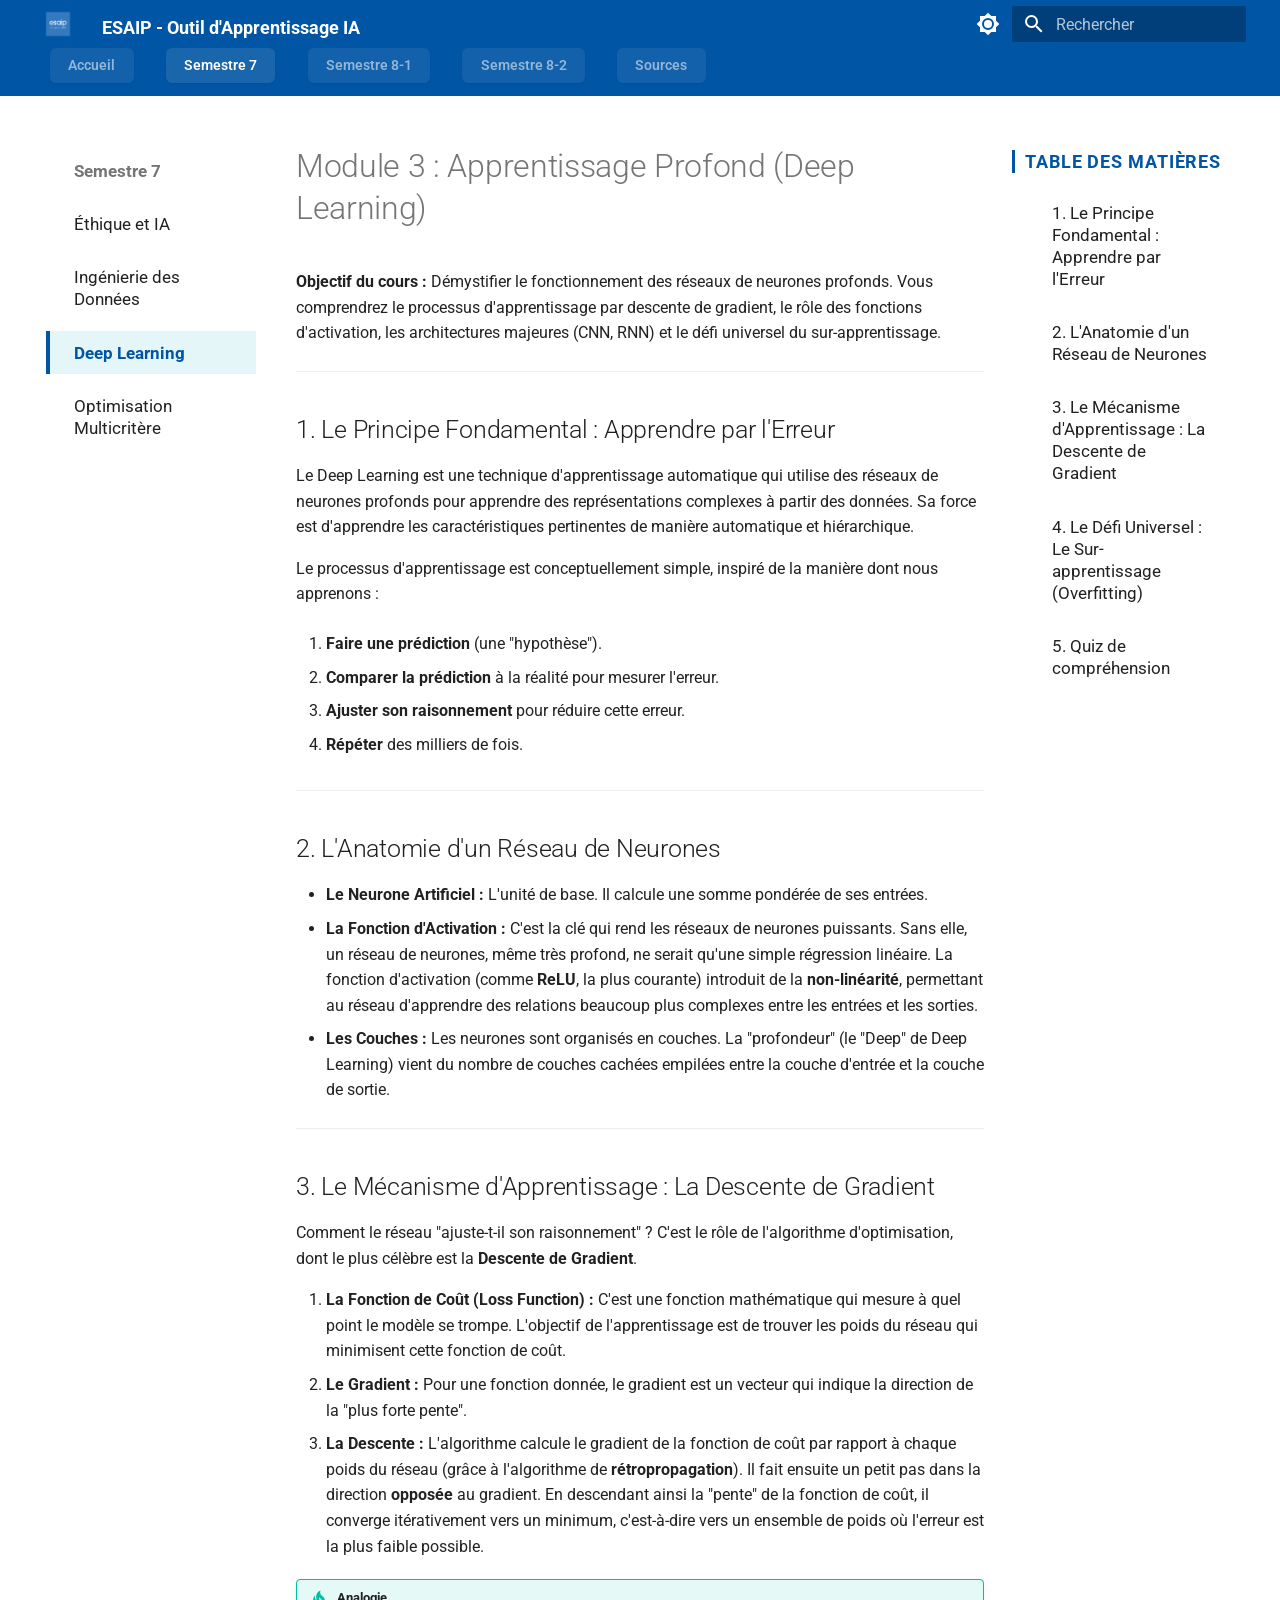
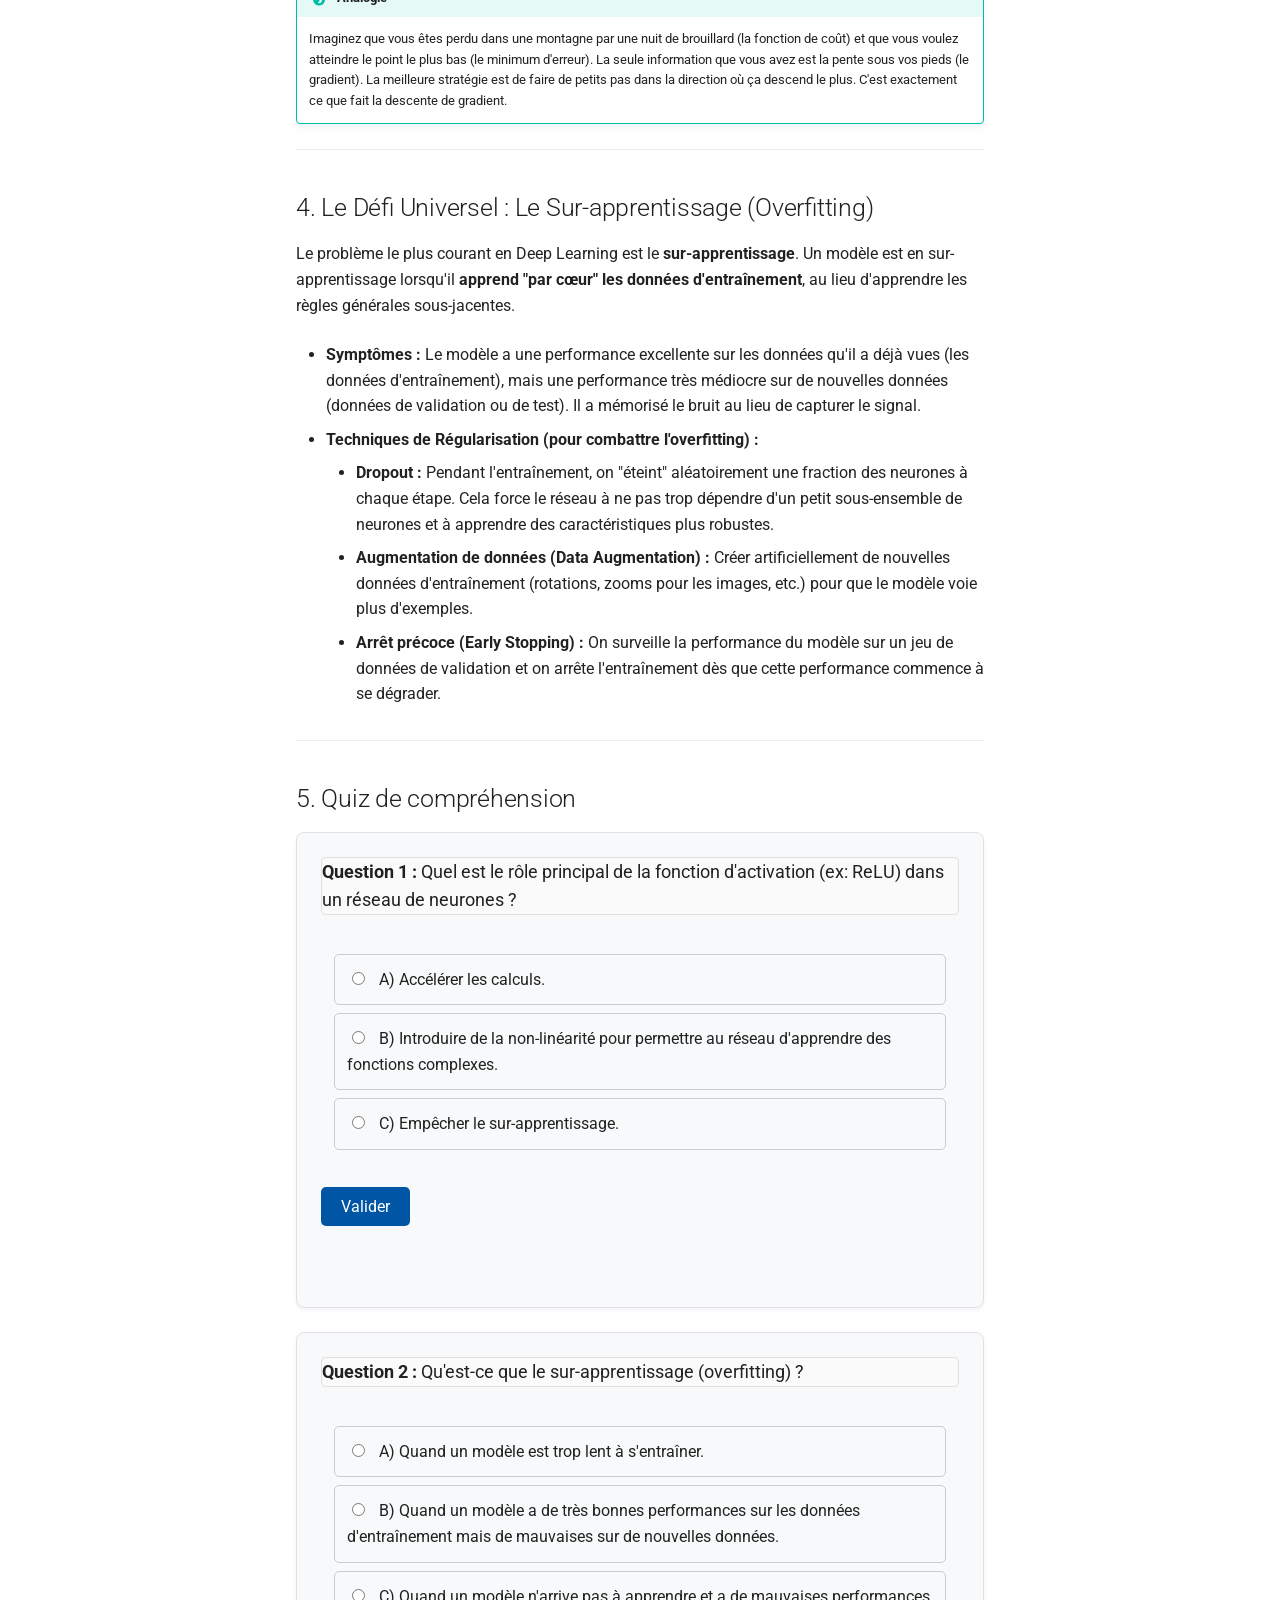
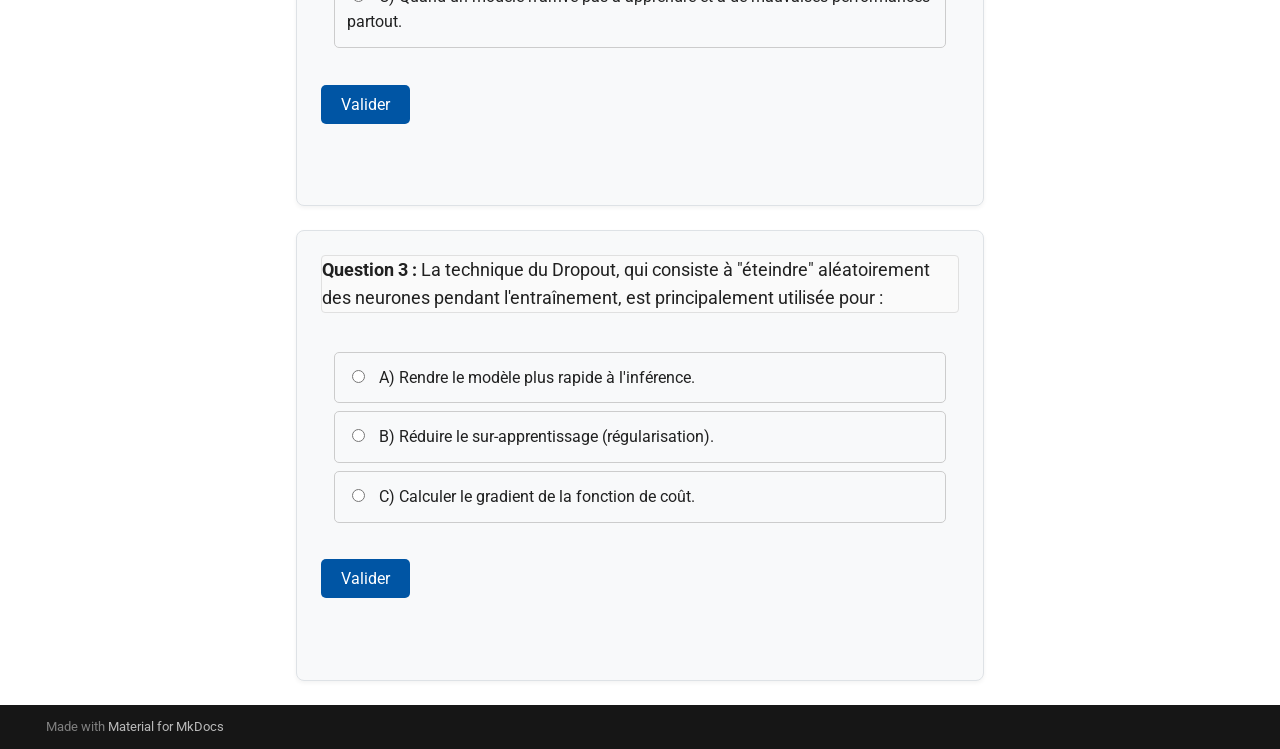
<file: semestre7/3_deep_learning/index.html>
<!doctype html>
<html lang="fr" class="no-js">
  <head>
    
      <meta charset="utf-8">
      <meta name="viewport" content="width=device-width,initial-scale=1">
      
        <meta name="description" content="Un outil éducatif pour la spécialité Intelligence Artificielle de l'ESAIP.">
      
      
        <meta name="author" content="Mathis Marsault">
      
      
      
        <link rel="prev" href="../2_ingenierie_donnees/">
      
      
        <link rel="next" href="../4_optimisation_multicritere/">
      
      
      <link rel="icon" href="../../assets/logo.png">
      <meta name="generator" content="mkdocs-1.6.1, mkdocs-material-9.6.15">
    
    
      
        <title>Deep Learning - ESAIP - Outil d'Apprentissage IA</title>
      
    
    
      <link rel="stylesheet" href="../../assets/stylesheets/main.342714a4.min.css">
      
        
        <link rel="stylesheet" href="../../assets/stylesheets/palette.06af60db.min.css">
      
      


    
    
      
    
    
      
        
        
        <link rel="preconnect" href="https://fonts.gstatic.com" crossorigin>
        <link rel="stylesheet" href="https://fonts.googleapis.com/css?family=Roboto:300,300i,400,400i,700,700i%7CRoboto+Mono:400,400i,700,700i&display=fallback">
        <style>:root{--md-text-font:"Roboto";--md-code-font:"Roboto Mono"}</style>
      
    
    
      <link rel="stylesheet" href="../../stylesheets/extra.css">
    
    <script>__md_scope=new URL("../..",location),__md_hash=e=>[...e].reduce(((e,_)=>(e<<5)-e+_.charCodeAt(0)),0),__md_get=(e,_=localStorage,t=__md_scope)=>JSON.parse(_.getItem(t.pathname+"."+e)),__md_set=(e,_,t=localStorage,a=__md_scope)=>{try{t.setItem(a.pathname+"."+e,JSON.stringify(_))}catch(e){}}</script>
    
      

    
    
    
  </head>
  
  
    
    
      
    
    
    
    
    <body dir="ltr" data-md-color-scheme="default" data-md-color-primary="custom" data-md-color-accent="light-blue">
  
    
    <input class="md-toggle" data-md-toggle="drawer" type="checkbox" id="__drawer" autocomplete="off">
    <input class="md-toggle" data-md-toggle="search" type="checkbox" id="__search" autocomplete="off">
    <label class="md-overlay" for="__drawer"></label>
    <div data-md-component="skip">
      
        
        <a href="#module-3-apprentissage-profond-deep-learning" class="md-skip">
          Aller au contenu
        </a>
      
    </div>
    <div data-md-component="announce">
      
    </div>
    
    
      

<header class="md-header" data-md-component="header">
  <nav class="md-header__inner md-grid" aria-label="En-tête">
    <a href="../.." title="ESAIP - Outil d&#39;Apprentissage IA" class="md-header__button md-logo" aria-label="ESAIP - Outil d'Apprentissage IA" data-md-component="logo">
      
  <img src="../../assets/logo.png" alt="logo">

    </a>
    <label class="md-header__button md-icon" for="__drawer">
      
      <svg xmlns="http://www.w3.org/2000/svg" viewBox="0 0 24 24"><path d="M3 6h18v2H3zm0 5h18v2H3zm0 5h18v2H3z"/></svg>
    </label>
    <div class="md-header__title" data-md-component="header-title">
      <div class="md-header__ellipsis">
        <div class="md-header__topic">
          <span class="md-ellipsis">
            ESAIP - Outil d'Apprentissage IA
          </span>
        </div>
        <div class="md-header__topic" data-md-component="header-topic">
          <span class="md-ellipsis">
            
              Deep Learning
            
          </span>
        </div>
      </div>
    </div>
    
      
        <form class="md-header__option" data-md-component="palette">
  
    
    
    
    <input class="md-option" data-md-color-media="" data-md-color-scheme="default" data-md-color-primary="custom" data-md-color-accent="light-blue"  aria-label="Passer au mode nuit"  type="radio" name="__palette" id="__palette_0">
    
      <label class="md-header__button md-icon" title="Passer au mode nuit" for="__palette_1" hidden>
        <svg xmlns="http://www.w3.org/2000/svg" viewBox="0 0 24 24"><path d="M12 8a4 4 0 0 0-4 4 4 4 0 0 0 4 4 4 4 0 0 0 4-4 4 4 0 0 0-4-4m0 10a6 6 0 0 1-6-6 6 6 0 0 1 6-6 6 6 0 0 1 6 6 6 6 0 0 1-6 6m8-9.31V4h-4.69L12 .69 8.69 4H4v4.69L.69 12 4 15.31V20h4.69L12 23.31 15.31 20H20v-4.69L23.31 12z"/></svg>
      </label>
    
  
    
    
    
    <input class="md-option" data-md-color-media="" data-md-color-scheme="slate" data-md-color-primary="custom" data-md-color-accent="light-blue"  aria-label="Passer au mode jour"  type="radio" name="__palette" id="__palette_1">
    
      <label class="md-header__button md-icon" title="Passer au mode jour" for="__palette_0" hidden>
        <svg xmlns="http://www.w3.org/2000/svg" viewBox="0 0 24 24"><path d="M12 18c-.89 0-1.74-.2-2.5-.55C11.56 16.5 13 14.42 13 12s-1.44-4.5-3.5-5.45C10.26 6.2 11.11 6 12 6a6 6 0 0 1 6 6 6 6 0 0 1-6 6m8-9.31V4h-4.69L12 .69 8.69 4H4v4.69L.69 12 4 15.31V20h4.69L12 23.31 15.31 20H20v-4.69L23.31 12z"/></svg>
      </label>
    
  
</form>
      
    
    
      <script>var palette=__md_get("__palette");if(palette&&palette.color){if("(prefers-color-scheme)"===palette.color.media){var media=matchMedia("(prefers-color-scheme: light)"),input=document.querySelector(media.matches?"[data-md-color-media='(prefers-color-scheme: light)']":"[data-md-color-media='(prefers-color-scheme: dark)']");palette.color.media=input.getAttribute("data-md-color-media"),palette.color.scheme=input.getAttribute("data-md-color-scheme"),palette.color.primary=input.getAttribute("data-md-color-primary"),palette.color.accent=input.getAttribute("data-md-color-accent")}for(var[key,value]of Object.entries(palette.color))document.body.setAttribute("data-md-color-"+key,value)}</script>
    
    
    
      
      
        <label class="md-header__button md-icon" for="__search">
          
          <svg xmlns="http://www.w3.org/2000/svg" viewBox="0 0 24 24"><path d="M9.5 3A6.5 6.5 0 0 1 16 9.5c0 1.61-.59 3.09-1.56 4.23l.27.27h.79l5 5-1.5 1.5-5-5v-.79l-.27-.27A6.52 6.52 0 0 1 9.5 16 6.5 6.5 0 0 1 3 9.5 6.5 6.5 0 0 1 9.5 3m0 2C7 5 5 7 5 9.5S7 14 9.5 14 14 12 14 9.5 12 5 9.5 5"/></svg>
        </label>
        <div class="md-search" data-md-component="search" role="dialog">
  <label class="md-search__overlay" for="__search"></label>
  <div class="md-search__inner" role="search">
    <form class="md-search__form" name="search">
      <input type="text" class="md-search__input" name="query" aria-label="Rechercher" placeholder="Rechercher" autocapitalize="off" autocorrect="off" autocomplete="off" spellcheck="false" data-md-component="search-query" required>
      <label class="md-search__icon md-icon" for="__search">
        
        <svg xmlns="http://www.w3.org/2000/svg" viewBox="0 0 24 24"><path d="M9.5 3A6.5 6.5 0 0 1 16 9.5c0 1.61-.59 3.09-1.56 4.23l.27.27h.79l5 5-1.5 1.5-5-5v-.79l-.27-.27A6.52 6.52 0 0 1 9.5 16 6.5 6.5 0 0 1 3 9.5 6.5 6.5 0 0 1 9.5 3m0 2C7 5 5 7 5 9.5S7 14 9.5 14 14 12 14 9.5 12 5 9.5 5"/></svg>
        
        <svg xmlns="http://www.w3.org/2000/svg" viewBox="0 0 24 24"><path d="M20 11v2H8l5.5 5.5-1.42 1.42L4.16 12l7.92-7.92L13.5 5.5 8 11z"/></svg>
      </label>
      <nav class="md-search__options" aria-label="Recherche">
        
        <button type="reset" class="md-search__icon md-icon" title="Effacer" aria-label="Effacer" tabindex="-1">
          
          <svg xmlns="http://www.w3.org/2000/svg" viewBox="0 0 24 24"><path d="M19 6.41 17.59 5 12 10.59 6.41 5 5 6.41 10.59 12 5 17.59 6.41 19 12 13.41 17.59 19 19 17.59 13.41 12z"/></svg>
        </button>
      </nav>
      
        <div class="md-search__suggest" data-md-component="search-suggest"></div>
      
    </form>
    <div class="md-search__output">
      <div class="md-search__scrollwrap" tabindex="0" data-md-scrollfix>
        <div class="md-search-result" data-md-component="search-result">
          <div class="md-search-result__meta">
            Initialisation de la recherche
          </div>
          <ol class="md-search-result__list" role="presentation"></ol>
        </div>
      </div>
    </div>
  </div>
</div>
      
    
    
  </nav>
  
</header>
    
    <div class="md-container" data-md-component="container">
      
      
        
          
            
<nav class="md-tabs" aria-label="Onglets" data-md-component="tabs">
  <div class="md-grid">
    <ul class="md-tabs__list">
      
        
  
  
  
  
    <li class="md-tabs__item">
      <a href="../.." class="md-tabs__link">
        
  
  
    
  
  Accueil

      </a>
    </li>
  

      
        
  
  
  
    
  
  
    
    
      <li class="md-tabs__item md-tabs__item--active">
        <a href="../1_ethique_ia/" class="md-tabs__link">
          
  
  
  Semestre 7

        </a>
      </li>
    
  

      
        
  
  
  
  
    
    
      <li class="md-tabs__item">
        <a href="../../semestre8-1/1_ia_explicable/" class="md-tabs__link">
          
  
  
  Semestre 8-1

        </a>
      </li>
    
  

      
        
  
  
  
  
    
    
      <li class="md-tabs__item">
        <a href="../../semestre8-2/1_apprentissage_renforcement/" class="md-tabs__link">
          
  
  
  Semestre 8-2

        </a>
      </li>
    
  

      
        
  
  
  
  
    <li class="md-tabs__item">
      <a href="../../sources/" class="md-tabs__link">
        
  
  
    
  
  Sources

      </a>
    </li>
  

      
    </ul>
  </div>
</nav>
          
        
      
      <main class="md-main" data-md-component="main">
        <div class="md-main__inner md-grid">
          
            
              
              <div class="md-sidebar md-sidebar--primary" data-md-component="sidebar" data-md-type="navigation" >
                <div class="md-sidebar__scrollwrap">
                  <div class="md-sidebar__inner">
                    


  


<nav class="md-nav md-nav--primary md-nav--lifted" aria-label="Navigation" data-md-level="0">
  <label class="md-nav__title" for="__drawer">
    <a href="../.." title="ESAIP - Outil d&#39;Apprentissage IA" class="md-nav__button md-logo" aria-label="ESAIP - Outil d'Apprentissage IA" data-md-component="logo">
      
  <img src="../../assets/logo.png" alt="logo">

    </a>
    ESAIP - Outil d'Apprentissage IA
  </label>
  
  <ul class="md-nav__list" data-md-scrollfix>
    
      
      
  
  
  
  
    <li class="md-nav__item">
      <a href="../.." class="md-nav__link">
        
  
  
  <span class="md-ellipsis">
    Accueil
    
  </span>
  

      </a>
    </li>
  

    
      
      
  
  
    
  
  
  
    
    
    
    
      
        
        
      
      
    
    
    <li class="md-nav__item md-nav__item--active md-nav__item--section md-nav__item--nested">
      
        
        
        <input class="md-nav__toggle md-toggle " type="checkbox" id="__nav_2" checked>
        
          
          <label class="md-nav__link" for="__nav_2" id="__nav_2_label" tabindex="">
            
  
  
  <span class="md-ellipsis">
    Semestre 7
    
  </span>
  

            <span class="md-nav__icon md-icon"></span>
          </label>
        
        <nav class="md-nav" data-md-level="1" aria-labelledby="__nav_2_label" aria-expanded="true">
          <label class="md-nav__title" for="__nav_2">
            <span class="md-nav__icon md-icon"></span>
            Semestre 7
          </label>
          <ul class="md-nav__list" data-md-scrollfix>
            
              
                
  
  
  
  
    <li class="md-nav__item">
      <a href="../1_ethique_ia/" class="md-nav__link">
        
  
  
  <span class="md-ellipsis">
    Éthique et IA
    
  </span>
  

      </a>
    </li>
  

              
            
              
                
  
  
  
  
    <li class="md-nav__item">
      <a href="../2_ingenierie_donnees/" class="md-nav__link">
        
  
  
  <span class="md-ellipsis">
    Ingénierie des Données
    
  </span>
  

      </a>
    </li>
  

              
            
              
                
  
  
    
  
  
  
    <li class="md-nav__item md-nav__item--active">
      
      <input class="md-nav__toggle md-toggle" type="checkbox" id="__toc">
      
      
        
      
      
        <label class="md-nav__link md-nav__link--active" for="__toc">
          
  
  
  <span class="md-ellipsis">
    Deep Learning
    
  </span>
  

          <span class="md-nav__icon md-icon"></span>
        </label>
      
      <a href="./" class="md-nav__link md-nav__link--active">
        
  
  
  <span class="md-ellipsis">
    Deep Learning
    
  </span>
  

      </a>
      
        

<nav class="md-nav md-nav--secondary" aria-label="Table des matières">
  
  
  
    
  
  
    <label class="md-nav__title" for="__toc">
      <span class="md-nav__icon md-icon"></span>
      Table des matières
    </label>
    <ul class="md-nav__list" data-md-component="toc" data-md-scrollfix>
      
        <li class="md-nav__item">
  <a href="#1-le-principe-fondamental-apprendre-par-lerreur" class="md-nav__link">
    <span class="md-ellipsis">
      1. Le Principe Fondamental : Apprendre par l'Erreur
    </span>
  </a>
  
</li>
      
        <li class="md-nav__item">
  <a href="#2-lanatomie-dun-reseau-de-neurones" class="md-nav__link">
    <span class="md-ellipsis">
      2. L'Anatomie d'un Réseau de Neurones
    </span>
  </a>
  
</li>
      
        <li class="md-nav__item">
  <a href="#3-le-mecanisme-dapprentissage-la-descente-de-gradient" class="md-nav__link">
    <span class="md-ellipsis">
      3. Le Mécanisme d'Apprentissage : La Descente de Gradient
    </span>
  </a>
  
</li>
      
        <li class="md-nav__item">
  <a href="#4-le-defi-universel-le-sur-apprentissage-overfitting" class="md-nav__link">
    <span class="md-ellipsis">
      4. Le Défi Universel : Le Sur-apprentissage (Overfitting)
    </span>
  </a>
  
</li>
      
        <li class="md-nav__item">
  <a href="#5-quiz-de-comprehension" class="md-nav__link">
    <span class="md-ellipsis">
      5. Quiz de compréhension
    </span>
  </a>
  
</li>
      
    </ul>
  
</nav>
      
    </li>
  

              
            
              
                
  
  
  
  
    <li class="md-nav__item">
      <a href="../4_optimisation_multicritere/" class="md-nav__link">
        
  
  
  <span class="md-ellipsis">
    Optimisation Multicritère
    
  </span>
  

      </a>
    </li>
  

              
            
          </ul>
        </nav>
      
    </li>
  

    
      
      
  
  
  
  
    
    
    
    
      
      
    
    
    <li class="md-nav__item md-nav__item--nested">
      
        
        
        <input class="md-nav__toggle md-toggle " type="checkbox" id="__nav_3" >
        
          
          <label class="md-nav__link" for="__nav_3" id="__nav_3_label" tabindex="0">
            
  
  
  <span class="md-ellipsis">
    Semestre 8-1
    
  </span>
  

            <span class="md-nav__icon md-icon"></span>
          </label>
        
        <nav class="md-nav" data-md-level="1" aria-labelledby="__nav_3_label" aria-expanded="false">
          <label class="md-nav__title" for="__nav_3">
            <span class="md-nav__icon md-icon"></span>
            Semestre 8-1
          </label>
          <ul class="md-nav__list" data-md-scrollfix>
            
              
                
  
  
  
  
    <li class="md-nav__item">
      <a href="../../semestre8-1/1_ia_explicable/" class="md-nav__link">
        
  
  
  <span class="md-ellipsis">
    IA Explicable (XAI)
    
  </span>
  

      </a>
    </li>
  

              
            
              
                
  
  
  
  
    <li class="md-nav__item">
      <a href="../../semestre8-1/2_taln/" class="md-nav__link">
        
  
  
  <span class="md-ellipsis">
    TALN
    
  </span>
  

      </a>
    </li>
  

              
            
              
                
  
  
  
  
    <li class="md-nav__item">
      <a href="../../semestre8-1/3_vision_par_ordinateur/" class="md-nav__link">
        
  
  
  <span class="md-ellipsis">
    Vision par Ordinateur
    
  </span>
  

      </a>
    </li>
  

              
            
              
                
  
  
  
  
    <li class="md-nav__item">
      <a href="../../semestre8-1/4_ia_generative/" class="md-nav__link">
        
  
  
  <span class="md-ellipsis">
    IA Générative
    
  </span>
  

      </a>
    </li>
  

              
            
          </ul>
        </nav>
      
    </li>
  

    
      
      
  
  
  
  
    
    
    
    
      
      
    
    
    <li class="md-nav__item md-nav__item--nested">
      
        
        
        <input class="md-nav__toggle md-toggle " type="checkbox" id="__nav_4" >
        
          
          <label class="md-nav__link" for="__nav_4" id="__nav_4_label" tabindex="0">
            
  
  
  <span class="md-ellipsis">
    Semestre 8-2
    
  </span>
  

            <span class="md-nav__icon md-icon"></span>
          </label>
        
        <nav class="md-nav" data-md-level="1" aria-labelledby="__nav_4_label" aria-expanded="false">
          <label class="md-nav__title" for="__nav_4">
            <span class="md-nav__icon md-icon"></span>
            Semestre 8-2
          </label>
          <ul class="md-nav__list" data-md-scrollfix>
            
              
                
  
  
  
  
    <li class="md-nav__item">
      <a href="../../semestre8-2/1_apprentissage_renforcement/" class="md-nav__link">
        
  
  
  <span class="md-ellipsis">
    Apprentissage par Renforcement
    
  </span>
  

      </a>
    </li>
  

              
            
              
                
  
  
  
  
    <li class="md-nav__item">
      <a href="../../semestre8-2/2_green_ai/" class="md-nav__link">
        
  
  
  <span class="md-ellipsis">
    Green AI
    
  </span>
  

      </a>
    </li>
  

              
            
              
                
  
  
  
  
    <li class="md-nav__item">
      <a href="../../semestre8-2/3_systemes_ia/" class="md-nav__link">
        
  
  
  <span class="md-ellipsis">
    Systèmes d’IA (MLOps)
    
  </span>
  

      </a>
    </li>
  

              
            
              
                
  
  
  
  
    <li class="md-nav__item">
      <a href="../../semestre8-2/4_challenge_ia/" class="md-nav__link">
        
  
  
  <span class="md-ellipsis">
    Challenge IA
    
  </span>
  

      </a>
    </li>
  

              
            
          </ul>
        </nav>
      
    </li>
  

    
      
      
  
  
  
  
    <li class="md-nav__item">
      <a href="../../sources/" class="md-nav__link">
        
  
  
  <span class="md-ellipsis">
    Sources
    
  </span>
  

      </a>
    </li>
  

    
  </ul>
</nav>
                  </div>
                </div>
              </div>
            
            
              
              <div class="md-sidebar md-sidebar--secondary" data-md-component="sidebar" data-md-type="toc" >
                <div class="md-sidebar__scrollwrap">
                  <div class="md-sidebar__inner">
                    

<nav class="md-nav md-nav--secondary" aria-label="Table des matières">
  
  
  
    
  
  
    <label class="md-nav__title" for="__toc">
      <span class="md-nav__icon md-icon"></span>
      Table des matières
    </label>
    <ul class="md-nav__list" data-md-component="toc" data-md-scrollfix>
      
        <li class="md-nav__item">
  <a href="#1-le-principe-fondamental-apprendre-par-lerreur" class="md-nav__link">
    <span class="md-ellipsis">
      1. Le Principe Fondamental : Apprendre par l'Erreur
    </span>
  </a>
  
</li>
      
        <li class="md-nav__item">
  <a href="#2-lanatomie-dun-reseau-de-neurones" class="md-nav__link">
    <span class="md-ellipsis">
      2. L'Anatomie d'un Réseau de Neurones
    </span>
  </a>
  
</li>
      
        <li class="md-nav__item">
  <a href="#3-le-mecanisme-dapprentissage-la-descente-de-gradient" class="md-nav__link">
    <span class="md-ellipsis">
      3. Le Mécanisme d'Apprentissage : La Descente de Gradient
    </span>
  </a>
  
</li>
      
        <li class="md-nav__item">
  <a href="#4-le-defi-universel-le-sur-apprentissage-overfitting" class="md-nav__link">
    <span class="md-ellipsis">
      4. Le Défi Universel : Le Sur-apprentissage (Overfitting)
    </span>
  </a>
  
</li>
      
        <li class="md-nav__item">
  <a href="#5-quiz-de-comprehension" class="md-nav__link">
    <span class="md-ellipsis">
      5. Quiz de compréhension
    </span>
  </a>
  
</li>
      
    </ul>
  
</nav>
                  </div>
                </div>
              </div>
            
          
          
            <div class="md-content" data-md-component="content">
              <article class="md-content__inner md-typeset">
                
                  



<h1 id="module-3-apprentissage-profond-deep-learning">Module 3 : Apprentissage Profond (Deep Learning)</h1>
<p><strong>Objectif du cours :</strong> Démystifier le fonctionnement des réseaux de neurones profonds. Vous comprendrez le processus d'apprentissage par descente de gradient, le rôle des fonctions d'activation, les architectures majeures (CNN, RNN) et le défi universel du sur-apprentissage.</p>
<hr />
<h2 id="1-le-principe-fondamental-apprendre-par-lerreur">1. Le Principe Fondamental : Apprendre par l'Erreur</h2>
<p>Le Deep Learning est une technique d'apprentissage automatique qui utilise des réseaux de neurones profonds pour apprendre des représentations complexes à partir des données. Sa force est d'apprendre les caractéristiques pertinentes de manière automatique et hiérarchique.</p>
<p>Le processus d'apprentissage est conceptuellement simple, inspiré de la manière dont nous apprenons :</p>
<ol>
<li>
<p><strong>Faire une prédiction</strong> (une "hypothèse").</p>
</li>
<li>
<p><strong>Comparer la prédiction</strong> à la réalité pour mesurer l'erreur.</p>
</li>
<li>
<p><strong>Ajuster son raisonnement</strong> pour réduire cette erreur.</p>
</li>
<li>
<p><strong>Répéter</strong> des milliers de fois.</p>
</li>
</ol>
<hr />
<h2 id="2-lanatomie-dun-reseau-de-neurones">2. L'Anatomie d'un Réseau de Neurones</h2>
<ul>
<li><strong>Le Neurone Artificiel :</strong> L'unité de base. Il calcule une somme pondérée de ses entrées.</li>
<li><strong>La Fonction d'Activation :</strong> C'est la clé qui rend les réseaux de neurones puissants. Sans elle, un réseau de neurones, même très profond, ne serait qu'une simple régression linéaire. La fonction d'activation (comme <strong>ReLU</strong>, la plus courante) introduit de la <strong>non-linéarité</strong>, permettant au réseau d'apprendre des relations beaucoup plus complexes entre les entrées et les sorties.</li>
<li><strong>Les Couches :</strong> Les neurones sont organisés en couches. La "profondeur" (le "Deep" de Deep Learning) vient du nombre de couches cachées empilées entre la couche d'entrée et la couche de sortie.</li>
</ul>
<hr />
<h2 id="3-le-mecanisme-dapprentissage-la-descente-de-gradient">3. Le Mécanisme d'Apprentissage : La Descente de Gradient</h2>
<p>Comment le réseau "ajuste-t-il son raisonnement" ? C'est le rôle de l'algorithme d'optimisation, dont le plus célèbre est la <strong>Descente de Gradient</strong>.</p>
<ol>
<li><strong>La Fonction de Coût (Loss Function) :</strong> C'est une fonction mathématique qui mesure à quel point le modèle se trompe. L'objectif de l'apprentissage est de trouver les poids du réseau qui minimisent cette fonction de coût.</li>
<li><strong>Le Gradient :</strong> Pour une fonction donnée, le gradient est un vecteur qui indique la direction de la "plus forte pente".</li>
<li><strong>La Descente :</strong> L'algorithme calcule le gradient de la fonction de coût par rapport à chaque poids du réseau (grâce à l'algorithme de <strong>rétropropagation</strong>). Il fait ensuite un petit pas dans la direction <strong>opposée</strong> au gradient. En descendant ainsi la "pente" de la fonction de coût, il converge itérativement vers un minimum, c'est-à-dire vers un ensemble de poids où l'erreur est la plus faible possible.</li>
</ol>
<div class="admonition tip">
<p class="admonition-title">Analogie</p>
<p>Imaginez que vous êtes perdu dans une montagne par une nuit de brouillard (la fonction de coût) et que vous voulez atteindre le point le plus bas (le minimum d'erreur). La seule information que vous avez est la pente sous vos pieds (le gradient). La meilleure stratégie est de faire de petits pas dans la direction où ça descend le plus. C'est exactement ce que fait la descente de gradient.</p>
</div>
<hr />
<h2 id="4-le-defi-universel-le-sur-apprentissage-overfitting">4. Le Défi Universel : Le Sur-apprentissage (Overfitting)</h2>
<p>Le problème le plus courant en Deep Learning est le <strong>sur-apprentissage</strong>. Un modèle est en sur-apprentissage lorsqu'il <strong>apprend "par cœur" les données d'entraînement</strong>, au lieu d'apprendre les règles générales sous-jacentes.</p>
<ul>
<li>
<p><strong>Symptômes :</strong> Le modèle a une performance excellente sur les données qu'il a déjà vues (les données d'entraînement), mais une performance très médiocre sur de nouvelles données (données de validation ou de test). Il a mémorisé le bruit au lieu de capturer le signal.</p>
</li>
<li>
<p><strong>Techniques de Régularisation (pour combattre l'overfitting) :</strong></p>
<ul>
<li><strong>Dropout :</strong> Pendant l'entraînement, on "éteint" aléatoirement une fraction des neurones à chaque étape. Cela force le réseau à ne pas trop dépendre d'un petit sous-ensemble de neurones et à apprendre des caractéristiques plus robustes.</li>
<li><strong>Augmentation de données (Data Augmentation) :</strong> Créer artificiellement de nouvelles données d'entraînement (rotations, zooms pour les images, etc.) pour que le modèle voie plus d'exemples.</li>
<li><strong>Arrêt précoce (Early Stopping) :</strong> On surveille la performance du modèle sur un jeu de données de validation et on arrête l'entraînement dès que cette performance commence à se dégrader.</li>
</ul>
</li>
</ul>
<hr />
<h2 id="5-quiz-de-comprehension">5. Quiz de compréhension</h2>
<div class="quiz" id="quiz_dl_1">
    <p class="quiz-question"><strong>Question 1 :</strong> Quel est le rôle principal de la fonction d'activation (ex: ReLU) dans un réseau de neurones ?</p>
    <div class="quiz-options">
        <label><input type="radio" name="q_dl_1" value="a"> A) Accélérer les calculs.</label>
        <label><input type="radio" name="q_dl_1" value="b"> B) Introduire de la non-linéarité pour permettre au réseau d'apprendre des fonctions complexes.</label>
        <label><input type="radio" name="q_dl_1" value="c"> C) Empêcher le sur-apprentissage.</label>
    </div>
    <button class="quiz-submit-button" onclick="checkQuiz('quiz_dl_1', {'q_dl_1': 'b'})">Valider</button>
    <p class="quiz-feedback"></p>
</div>

<div class="quiz" id="quiz_dl_2">
    <p class="quiz-question"><strong>Question 2 :</strong> Qu'est-ce que le sur-apprentissage (overfitting) ?</p>
    <div class="quiz-options">
        <label><input type="radio" name="q_dl_2" value="a"> A) Quand un modèle est trop lent à s'entraîner.</label>
        <label><input type="radio" name="q_dl_2" value="b"> B) Quand un modèle a de très bonnes performances sur les données d'entraînement mais de mauvaises sur de nouvelles données.</label>
        <label><input type="radio" name="q_dl_2" value="c"> C) Quand un modèle n'arrive pas à apprendre et a de mauvaises performances partout.</label>
    </div>
    <button class="quiz-submit-button" onclick="checkQuiz('quiz_dl_2', {'q_dl_2': 'b'})">Valider</button>
    <p class="quiz-feedback"></p>
</div>

<div class="quiz" id="quiz_dl_3">
    <p class="quiz-question"><strong>Question 3 :</strong> La technique du Dropout, qui consiste à "éteindre" aléatoirement des neurones pendant l'entraînement, est principalement utilisée pour :</p>
    <div class="quiz-options">
        <label><input type="radio" name="q_dl_3" value="a"> A) Rendre le modèle plus rapide à l'inférence.</label>
        <label><input type="radio" name="q_dl_3" value="b"> B) Réduire le sur-apprentissage (régularisation).</label>
        <label><input type="radio" name="q_dl_3" value="c"> C) Calculer le gradient de la fonction de coût.</label>
    </div>
    <button class="quiz-submit-button" onclick="checkQuiz('quiz_dl_3', {'q_dl_3': 'b'})">Valider</button>
    <p class="quiz-feedback"></p>
</div>












                
              </article>
            </div>
          
          
<script>var target=document.getElementById(location.hash.slice(1));target&&target.name&&(target.checked=target.name.startsWith("__tabbed_"))</script>
        </div>
        
          <button type="button" class="md-top md-icon" data-md-component="top" hidden>
  
  <svg xmlns="http://www.w3.org/2000/svg" viewBox="0 0 24 24"><path d="M13 20h-2V8l-5.5 5.5-1.42-1.42L12 4.16l7.92 7.92-1.42 1.42L13 8z"/></svg>
  Retour en haut de la page
</button>
        
      </main>
      
        <footer class="md-footer">
  
  <div class="md-footer-meta md-typeset">
    <div class="md-footer-meta__inner md-grid">
      <div class="md-copyright">
  
  
    Made with
    <a href="https://squidfunk.github.io/mkdocs-material/" target="_blank" rel="noopener">
      Material for MkDocs
    </a>
  
</div>
      
    </div>
  </div>
</footer>
      
    </div>
    <div class="md-dialog" data-md-component="dialog">
      <div class="md-dialog__inner md-typeset"></div>
    </div>
    
    
    
      
      <script id="__config" type="application/json">{"base": "../..", "features": ["navigation.tabs", "navigation.top", "search.suggest", "search.highlight", "content.code.annotate"], "search": "../../assets/javascripts/workers/search.d50fe291.min.js", "tags": null, "translations": {"clipboard.copied": "Copi\u00e9 dans le presse-papier", "clipboard.copy": "Copier dans le presse-papier", "search.result.more.one": "1 de plus sur cette page", "search.result.more.other": "# de plus sur cette page", "search.result.none": "Aucun document trouv\u00e9", "search.result.one": "1 document trouv\u00e9", "search.result.other": "# documents trouv\u00e9s", "search.result.placeholder": "Taper pour d\u00e9marrer la recherche", "search.result.term.missing": "Non trouv\u00e9", "select.version": "S\u00e9lectionner la version"}, "version": null}</script>
    
    
      <script src="../../assets/javascripts/bundle.56ea9cef.min.js"></script>
      
        <script src="../../javascripts/quiz.js"></script>
      
    
  </body>
</html>
</file>
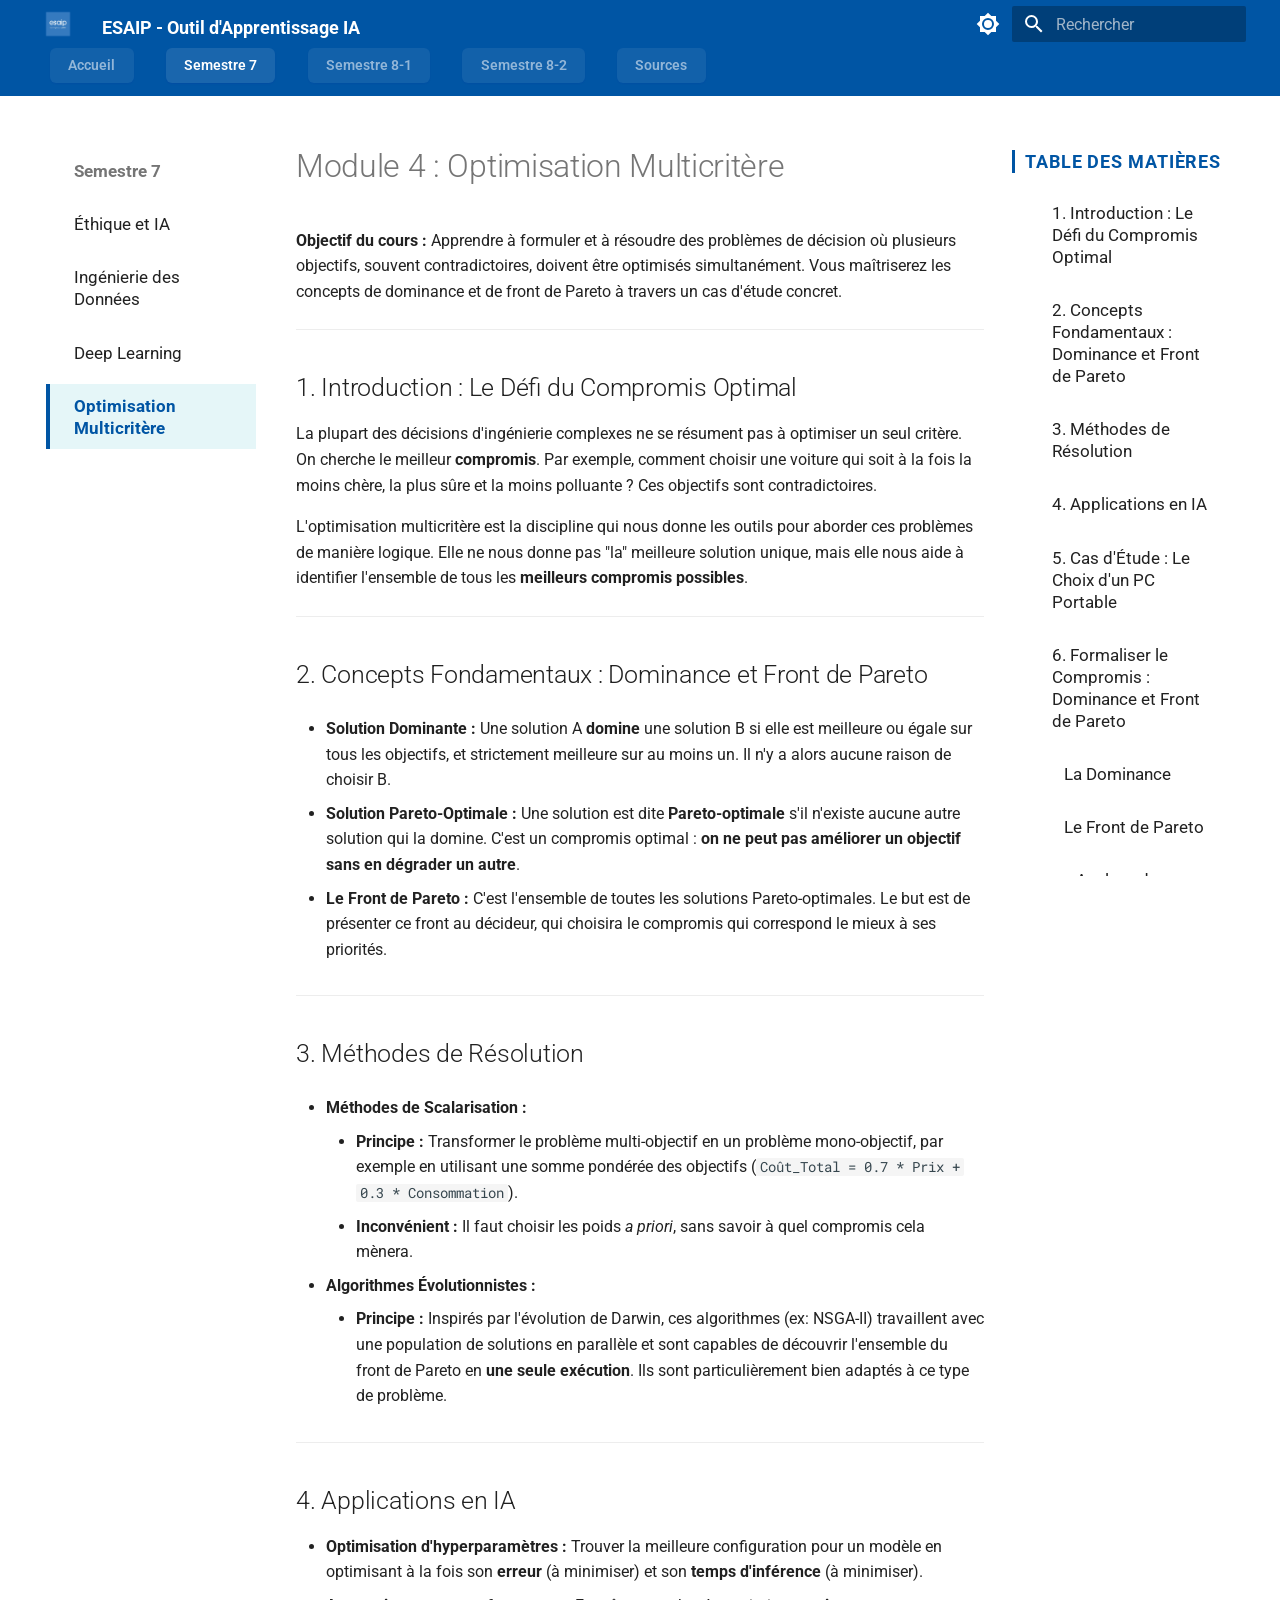
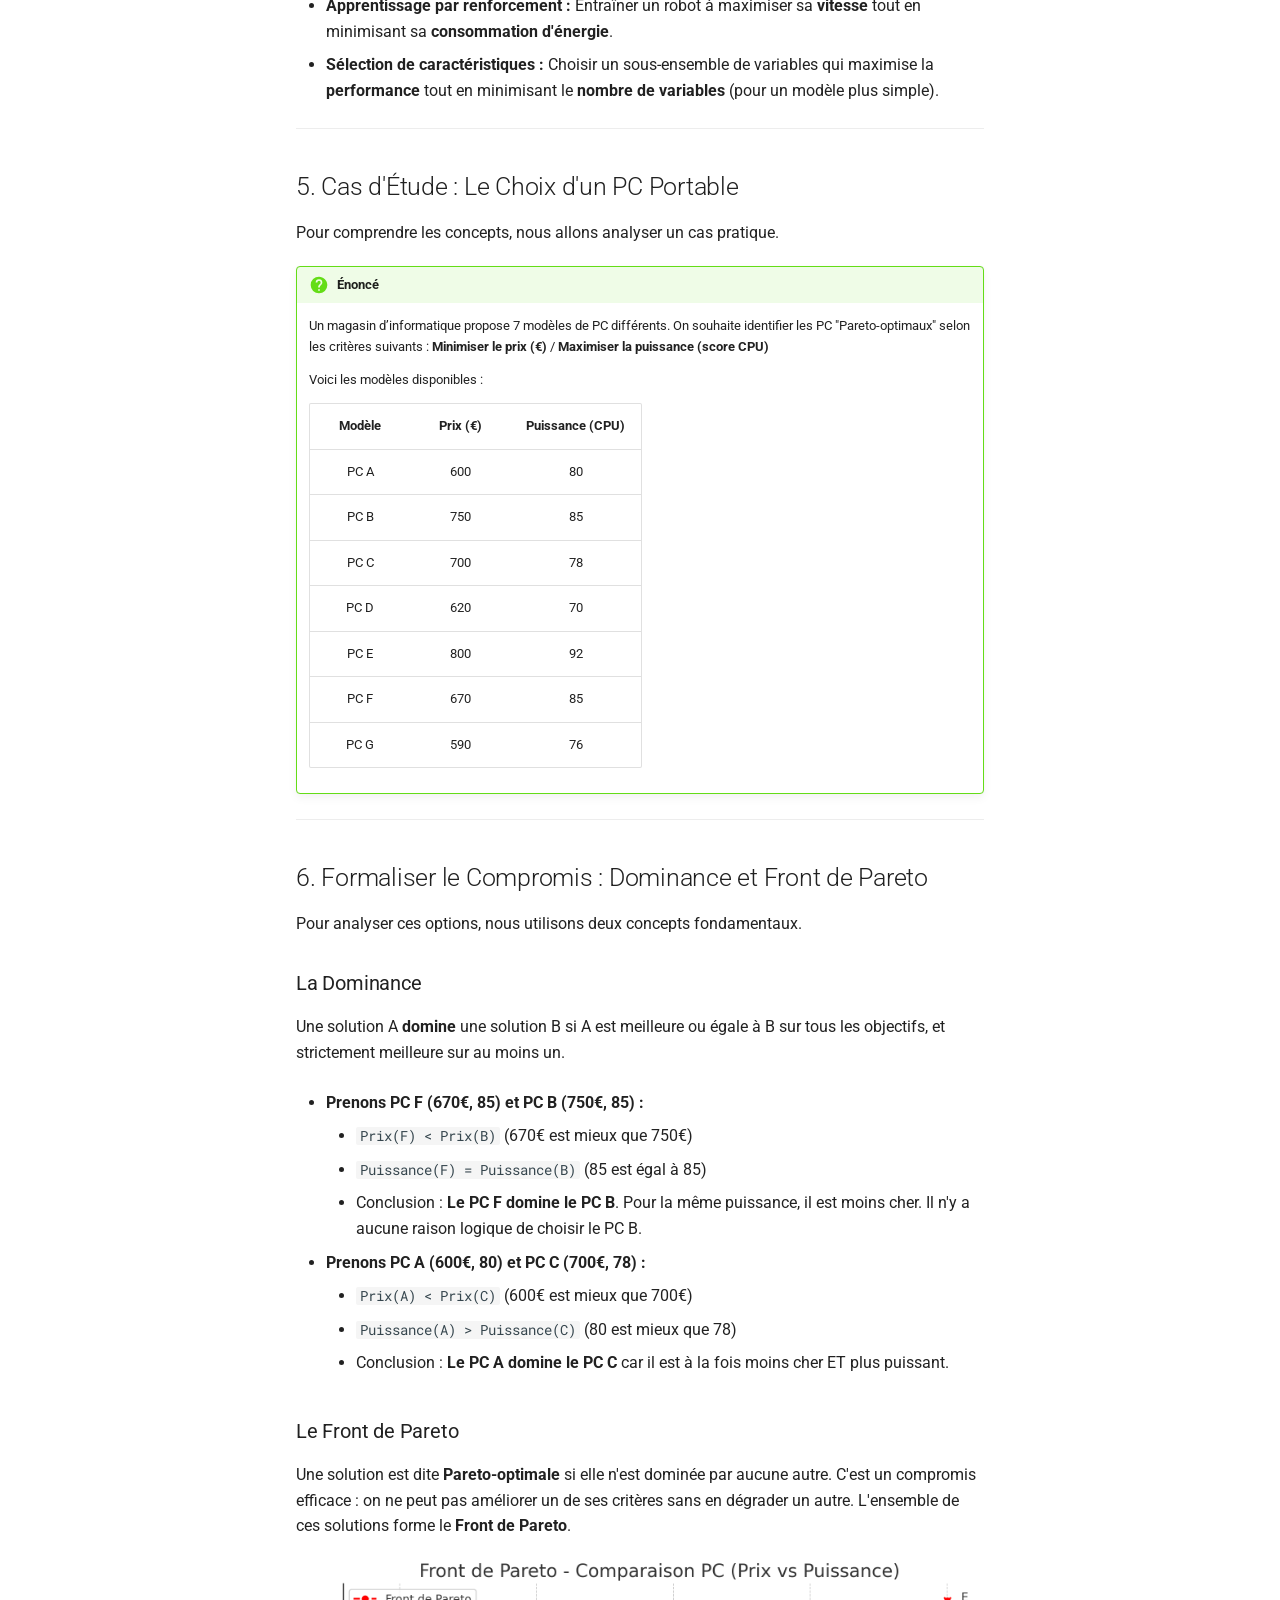
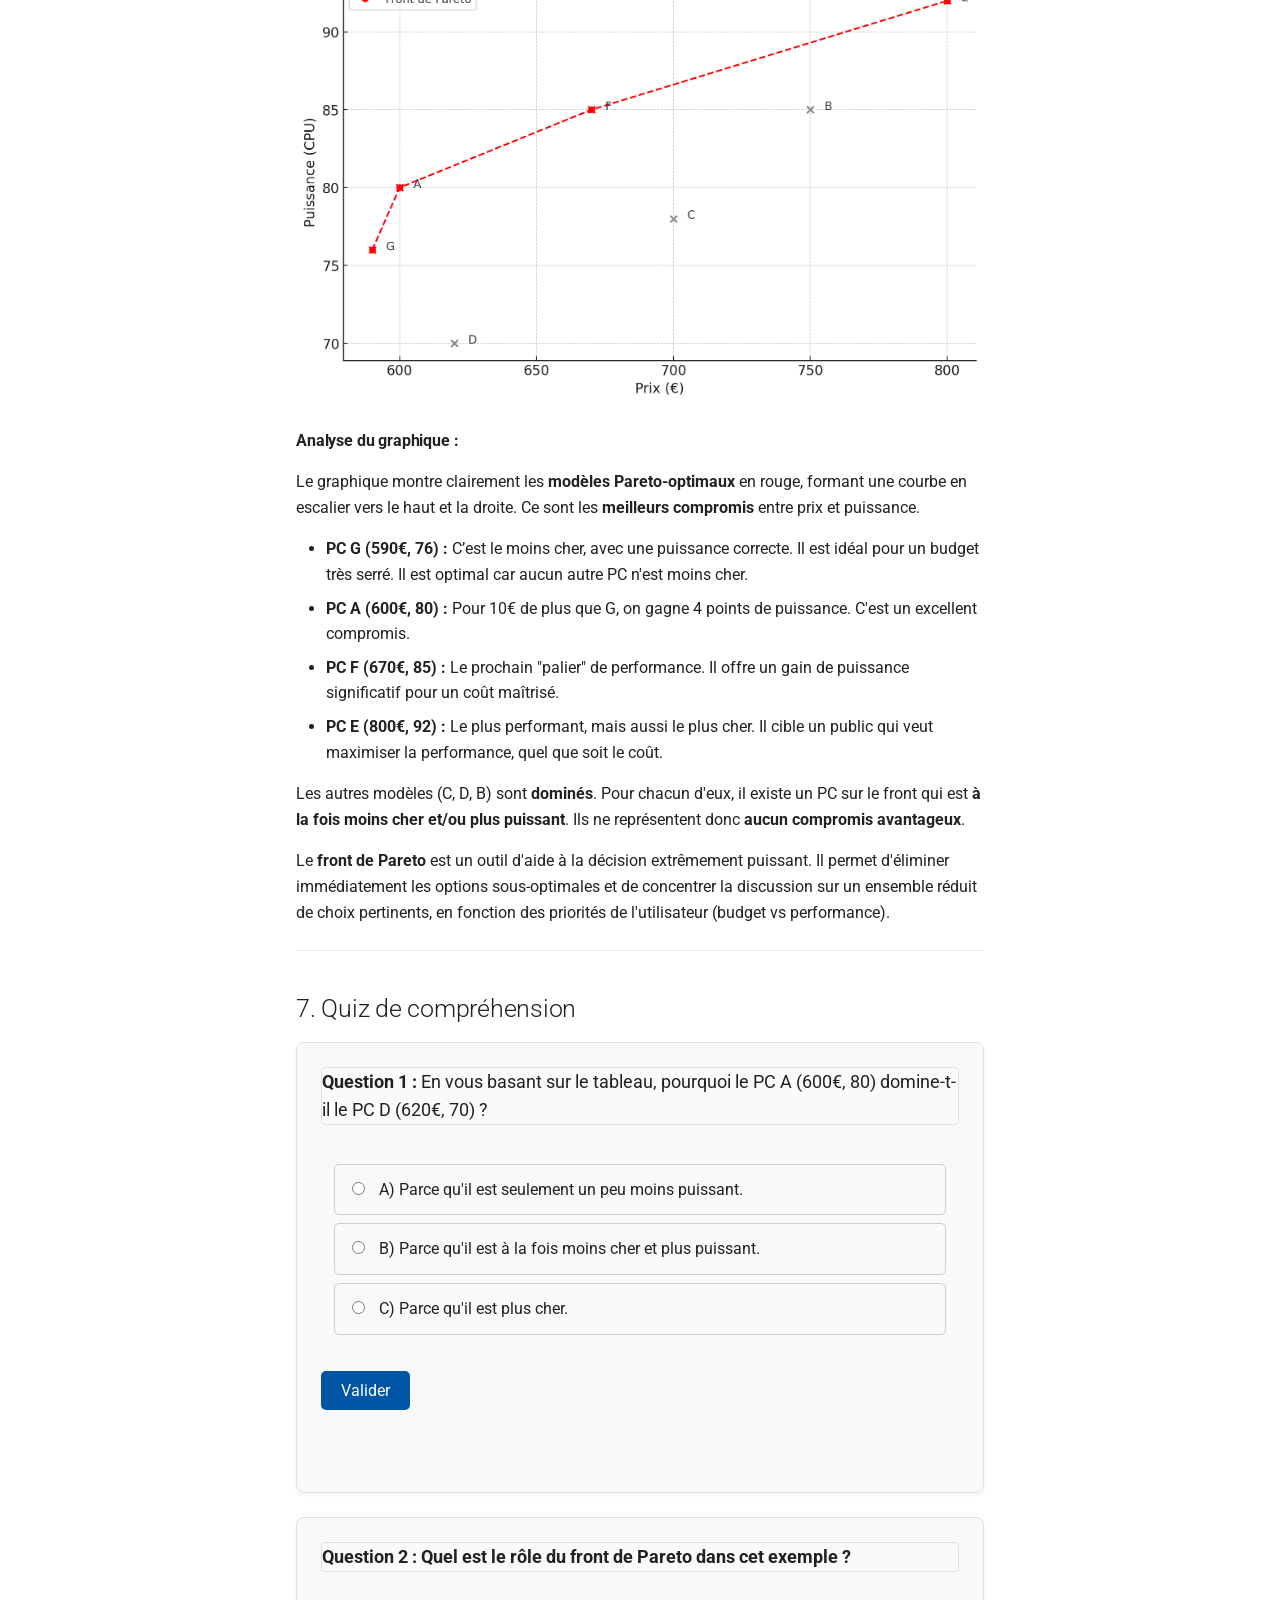
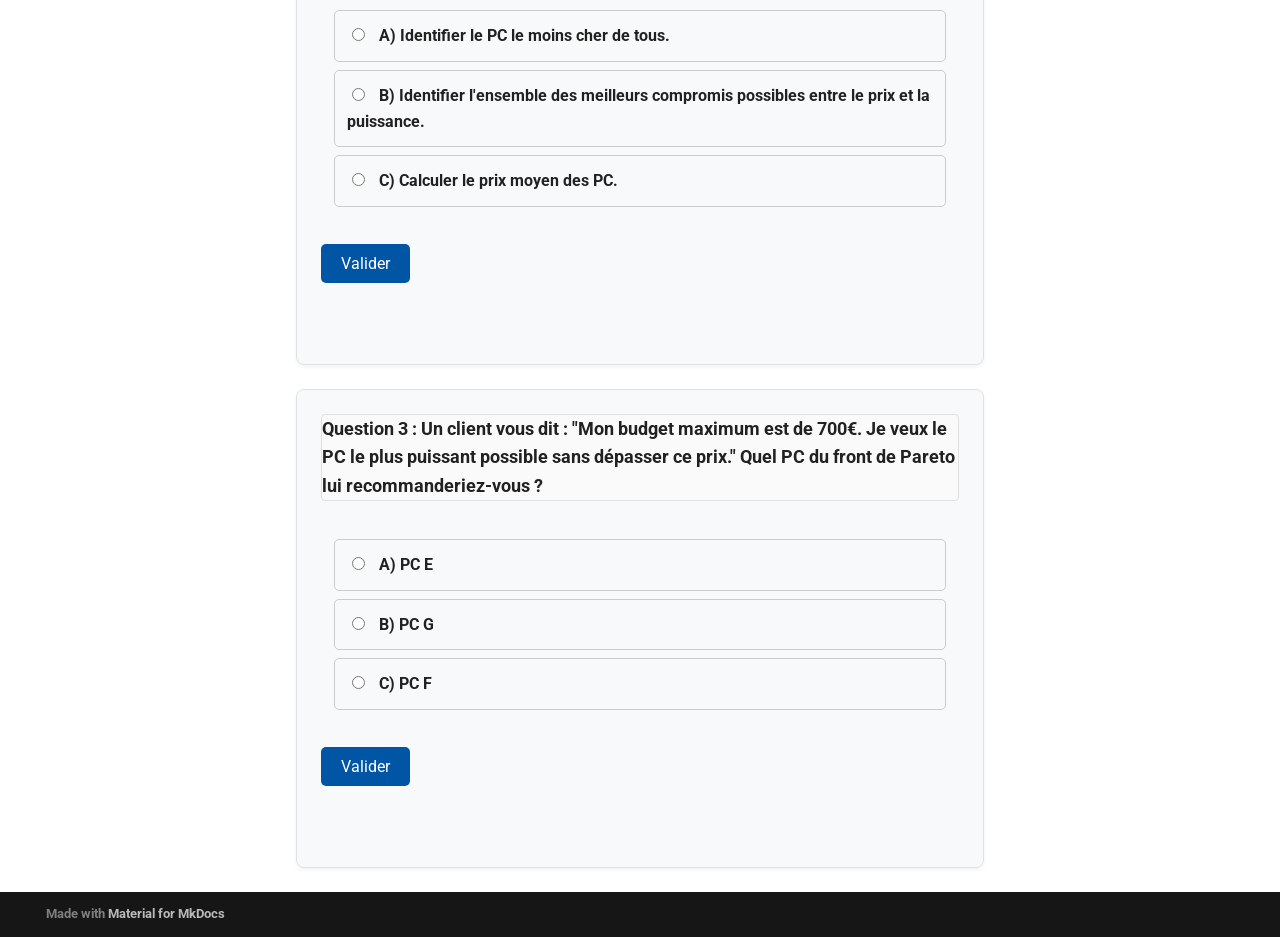
<file: semestre7/4_optimisation_multicritere/index.html>
<!doctype html>
<html lang="fr" class="no-js">
  <head>
    
      <meta charset="utf-8">
      <meta name="viewport" content="width=device-width,initial-scale=1">
      
        <meta name="description" content="Un outil éducatif pour la spécialité Intelligence Artificielle de l'ESAIP.">
      
      
        <meta name="author" content="Mathis Marsault">
      
      
      
        <link rel="prev" href="../3_deep_learning/">
      
      
        <link rel="next" href="../../semestre8-1/1_ia_explicable/">
      
      
      <link rel="icon" href="../../assets/logo.png">
      <meta name="generator" content="mkdocs-1.6.1, mkdocs-material-9.6.15">
    
    
      
        <title>Optimisation Multicritère - ESAIP - Outil d'Apprentissage IA</title>
      
    
    
      <link rel="stylesheet" href="../../assets/stylesheets/main.342714a4.min.css">
      
        
        <link rel="stylesheet" href="../../assets/stylesheets/palette.06af60db.min.css">
      
      


    
    
      
    
    
      
        
        
        <link rel="preconnect" href="https://fonts.gstatic.com" crossorigin>
        <link rel="stylesheet" href="https://fonts.googleapis.com/css?family=Roboto:300,300i,400,400i,700,700i%7CRoboto+Mono:400,400i,700,700i&display=fallback">
        <style>:root{--md-text-font:"Roboto";--md-code-font:"Roboto Mono"}</style>
      
    
    
      <link rel="stylesheet" href="../../stylesheets/extra.css">
    
    <script>__md_scope=new URL("../..",location),__md_hash=e=>[...e].reduce(((e,_)=>(e<<5)-e+_.charCodeAt(0)),0),__md_get=(e,_=localStorage,t=__md_scope)=>JSON.parse(_.getItem(t.pathname+"."+e)),__md_set=(e,_,t=localStorage,a=__md_scope)=>{try{t.setItem(a.pathname+"."+e,JSON.stringify(_))}catch(e){}}</script>
    
      

    
    
    
  </head>
  
  
    
    
      
    
    
    
    
    <body dir="ltr" data-md-color-scheme="default" data-md-color-primary="custom" data-md-color-accent="light-blue">
  
    
    <input class="md-toggle" data-md-toggle="drawer" type="checkbox" id="__drawer" autocomplete="off">
    <input class="md-toggle" data-md-toggle="search" type="checkbox" id="__search" autocomplete="off">
    <label class="md-overlay" for="__drawer"></label>
    <div data-md-component="skip">
      
        
        <a href="#module-4-optimisation-multicritere" class="md-skip">
          Aller au contenu
        </a>
      
    </div>
    <div data-md-component="announce">
      
    </div>
    
    
      

<header class="md-header" data-md-component="header">
  <nav class="md-header__inner md-grid" aria-label="En-tête">
    <a href="../.." title="ESAIP - Outil d&#39;Apprentissage IA" class="md-header__button md-logo" aria-label="ESAIP - Outil d'Apprentissage IA" data-md-component="logo">
      
  <img src="../../assets/logo.png" alt="logo">

    </a>
    <label class="md-header__button md-icon" for="__drawer">
      
      <svg xmlns="http://www.w3.org/2000/svg" viewBox="0 0 24 24"><path d="M3 6h18v2H3zm0 5h18v2H3zm0 5h18v2H3z"/></svg>
    </label>
    <div class="md-header__title" data-md-component="header-title">
      <div class="md-header__ellipsis">
        <div class="md-header__topic">
          <span class="md-ellipsis">
            ESAIP - Outil d'Apprentissage IA
          </span>
        </div>
        <div class="md-header__topic" data-md-component="header-topic">
          <span class="md-ellipsis">
            
              Optimisation Multicritère
            
          </span>
        </div>
      </div>
    </div>
    
      
        <form class="md-header__option" data-md-component="palette">
  
    
    
    
    <input class="md-option" data-md-color-media="" data-md-color-scheme="default" data-md-color-primary="custom" data-md-color-accent="light-blue"  aria-label="Passer au mode nuit"  type="radio" name="__palette" id="__palette_0">
    
      <label class="md-header__button md-icon" title="Passer au mode nuit" for="__palette_1" hidden>
        <svg xmlns="http://www.w3.org/2000/svg" viewBox="0 0 24 24"><path d="M12 8a4 4 0 0 0-4 4 4 4 0 0 0 4 4 4 4 0 0 0 4-4 4 4 0 0 0-4-4m0 10a6 6 0 0 1-6-6 6 6 0 0 1 6-6 6 6 0 0 1 6 6 6 6 0 0 1-6 6m8-9.31V4h-4.69L12 .69 8.69 4H4v4.69L.69 12 4 15.31V20h4.69L12 23.31 15.31 20H20v-4.69L23.31 12z"/></svg>
      </label>
    
  
    
    
    
    <input class="md-option" data-md-color-media="" data-md-color-scheme="slate" data-md-color-primary="custom" data-md-color-accent="light-blue"  aria-label="Passer au mode jour"  type="radio" name="__palette" id="__palette_1">
    
      <label class="md-header__button md-icon" title="Passer au mode jour" for="__palette_0" hidden>
        <svg xmlns="http://www.w3.org/2000/svg" viewBox="0 0 24 24"><path d="M12 18c-.89 0-1.74-.2-2.5-.55C11.56 16.5 13 14.42 13 12s-1.44-4.5-3.5-5.45C10.26 6.2 11.11 6 12 6a6 6 0 0 1 6 6 6 6 0 0 1-6 6m8-9.31V4h-4.69L12 .69 8.69 4H4v4.69L.69 12 4 15.31V20h4.69L12 23.31 15.31 20H20v-4.69L23.31 12z"/></svg>
      </label>
    
  
</form>
      
    
    
      <script>var palette=__md_get("__palette");if(palette&&palette.color){if("(prefers-color-scheme)"===palette.color.media){var media=matchMedia("(prefers-color-scheme: light)"),input=document.querySelector(media.matches?"[data-md-color-media='(prefers-color-scheme: light)']":"[data-md-color-media='(prefers-color-scheme: dark)']");palette.color.media=input.getAttribute("data-md-color-media"),palette.color.scheme=input.getAttribute("data-md-color-scheme"),palette.color.primary=input.getAttribute("data-md-color-primary"),palette.color.accent=input.getAttribute("data-md-color-accent")}for(var[key,value]of Object.entries(palette.color))document.body.setAttribute("data-md-color-"+key,value)}</script>
    
    
    
      
      
        <label class="md-header__button md-icon" for="__search">
          
          <svg xmlns="http://www.w3.org/2000/svg" viewBox="0 0 24 24"><path d="M9.5 3A6.5 6.5 0 0 1 16 9.5c0 1.61-.59 3.09-1.56 4.23l.27.27h.79l5 5-1.5 1.5-5-5v-.79l-.27-.27A6.52 6.52 0 0 1 9.5 16 6.5 6.5 0 0 1 3 9.5 6.5 6.5 0 0 1 9.5 3m0 2C7 5 5 7 5 9.5S7 14 9.5 14 14 12 14 9.5 12 5 9.5 5"/></svg>
        </label>
        <div class="md-search" data-md-component="search" role="dialog">
  <label class="md-search__overlay" for="__search"></label>
  <div class="md-search__inner" role="search">
    <form class="md-search__form" name="search">
      <input type="text" class="md-search__input" name="query" aria-label="Rechercher" placeholder="Rechercher" autocapitalize="off" autocorrect="off" autocomplete="off" spellcheck="false" data-md-component="search-query" required>
      <label class="md-search__icon md-icon" for="__search">
        
        <svg xmlns="http://www.w3.org/2000/svg" viewBox="0 0 24 24"><path d="M9.5 3A6.5 6.5 0 0 1 16 9.5c0 1.61-.59 3.09-1.56 4.23l.27.27h.79l5 5-1.5 1.5-5-5v-.79l-.27-.27A6.52 6.52 0 0 1 9.5 16 6.5 6.5 0 0 1 3 9.5 6.5 6.5 0 0 1 9.5 3m0 2C7 5 5 7 5 9.5S7 14 9.5 14 14 12 14 9.5 12 5 9.5 5"/></svg>
        
        <svg xmlns="http://www.w3.org/2000/svg" viewBox="0 0 24 24"><path d="M20 11v2H8l5.5 5.5-1.42 1.42L4.16 12l7.92-7.92L13.5 5.5 8 11z"/></svg>
      </label>
      <nav class="md-search__options" aria-label="Recherche">
        
        <button type="reset" class="md-search__icon md-icon" title="Effacer" aria-label="Effacer" tabindex="-1">
          
          <svg xmlns="http://www.w3.org/2000/svg" viewBox="0 0 24 24"><path d="M19 6.41 17.59 5 12 10.59 6.41 5 5 6.41 10.59 12 5 17.59 6.41 19 12 13.41 17.59 19 19 17.59 13.41 12z"/></svg>
        </button>
      </nav>
      
        <div class="md-search__suggest" data-md-component="search-suggest"></div>
      
    </form>
    <div class="md-search__output">
      <div class="md-search__scrollwrap" tabindex="0" data-md-scrollfix>
        <div class="md-search-result" data-md-component="search-result">
          <div class="md-search-result__meta">
            Initialisation de la recherche
          </div>
          <ol class="md-search-result__list" role="presentation"></ol>
        </div>
      </div>
    </div>
  </div>
</div>
      
    
    
  </nav>
  
</header>
    
    <div class="md-container" data-md-component="container">
      
      
        
          
            
<nav class="md-tabs" aria-label="Onglets" data-md-component="tabs">
  <div class="md-grid">
    <ul class="md-tabs__list">
      
        
  
  
  
  
    <li class="md-tabs__item">
      <a href="../.." class="md-tabs__link">
        
  
  
    
  
  Accueil

      </a>
    </li>
  

      
        
  
  
  
    
  
  
    
    
      <li class="md-tabs__item md-tabs__item--active">
        <a href="../1_ethique_ia/" class="md-tabs__link">
          
  
  
  Semestre 7

        </a>
      </li>
    
  

      
        
  
  
  
  
    
    
      <li class="md-tabs__item">
        <a href="../../semestre8-1/1_ia_explicable/" class="md-tabs__link">
          
  
  
  Semestre 8-1

        </a>
      </li>
    
  

      
        
  
  
  
  
    
    
      <li class="md-tabs__item">
        <a href="../../semestre8-2/1_apprentissage_renforcement/" class="md-tabs__link">
          
  
  
  Semestre 8-2

        </a>
      </li>
    
  

      
        
  
  
  
  
    <li class="md-tabs__item">
      <a href="../../sources/" class="md-tabs__link">
        
  
  
    
  
  Sources

      </a>
    </li>
  

      
    </ul>
  </div>
</nav>
          
        
      
      <main class="md-main" data-md-component="main">
        <div class="md-main__inner md-grid">
          
            
              
              <div class="md-sidebar md-sidebar--primary" data-md-component="sidebar" data-md-type="navigation" >
                <div class="md-sidebar__scrollwrap">
                  <div class="md-sidebar__inner">
                    


  


<nav class="md-nav md-nav--primary md-nav--lifted" aria-label="Navigation" data-md-level="0">
  <label class="md-nav__title" for="__drawer">
    <a href="../.." title="ESAIP - Outil d&#39;Apprentissage IA" class="md-nav__button md-logo" aria-label="ESAIP - Outil d'Apprentissage IA" data-md-component="logo">
      
  <img src="../../assets/logo.png" alt="logo">

    </a>
    ESAIP - Outil d'Apprentissage IA
  </label>
  
  <ul class="md-nav__list" data-md-scrollfix>
    
      
      
  
  
  
  
    <li class="md-nav__item">
      <a href="../.." class="md-nav__link">
        
  
  
  <span class="md-ellipsis">
    Accueil
    
  </span>
  

      </a>
    </li>
  

    
      
      
  
  
    
  
  
  
    
    
    
    
      
        
        
      
      
    
    
    <li class="md-nav__item md-nav__item--active md-nav__item--section md-nav__item--nested">
      
        
        
        <input class="md-nav__toggle md-toggle " type="checkbox" id="__nav_2" checked>
        
          
          <label class="md-nav__link" for="__nav_2" id="__nav_2_label" tabindex="">
            
  
  
  <span class="md-ellipsis">
    Semestre 7
    
  </span>
  

            <span class="md-nav__icon md-icon"></span>
          </label>
        
        <nav class="md-nav" data-md-level="1" aria-labelledby="__nav_2_label" aria-expanded="true">
          <label class="md-nav__title" for="__nav_2">
            <span class="md-nav__icon md-icon"></span>
            Semestre 7
          </label>
          <ul class="md-nav__list" data-md-scrollfix>
            
              
                
  
  
  
  
    <li class="md-nav__item">
      <a href="../1_ethique_ia/" class="md-nav__link">
        
  
  
  <span class="md-ellipsis">
    Éthique et IA
    
  </span>
  

      </a>
    </li>
  

              
            
              
                
  
  
  
  
    <li class="md-nav__item">
      <a href="../2_ingenierie_donnees/" class="md-nav__link">
        
  
  
  <span class="md-ellipsis">
    Ingénierie des Données
    
  </span>
  

      </a>
    </li>
  

              
            
              
                
  
  
  
  
    <li class="md-nav__item">
      <a href="../3_deep_learning/" class="md-nav__link">
        
  
  
  <span class="md-ellipsis">
    Deep Learning
    
  </span>
  

      </a>
    </li>
  

              
            
              
                
  
  
    
  
  
  
    <li class="md-nav__item md-nav__item--active">
      
      <input class="md-nav__toggle md-toggle" type="checkbox" id="__toc">
      
      
        
      
      
        <label class="md-nav__link md-nav__link--active" for="__toc">
          
  
  
  <span class="md-ellipsis">
    Optimisation Multicritère
    
  </span>
  

          <span class="md-nav__icon md-icon"></span>
        </label>
      
      <a href="./" class="md-nav__link md-nav__link--active">
        
  
  
  <span class="md-ellipsis">
    Optimisation Multicritère
    
  </span>
  

      </a>
      
        

<nav class="md-nav md-nav--secondary" aria-label="Table des matières">
  
  
  
    
  
  
    <label class="md-nav__title" for="__toc">
      <span class="md-nav__icon md-icon"></span>
      Table des matières
    </label>
    <ul class="md-nav__list" data-md-component="toc" data-md-scrollfix>
      
        <li class="md-nav__item">
  <a href="#1-introduction-le-defi-du-compromis-optimal" class="md-nav__link">
    <span class="md-ellipsis">
      1. Introduction : Le Défi du Compromis Optimal
    </span>
  </a>
  
</li>
      
        <li class="md-nav__item">
  <a href="#2-concepts-fondamentaux-dominance-et-front-de-pareto" class="md-nav__link">
    <span class="md-ellipsis">
      2. Concepts Fondamentaux : Dominance et Front de Pareto
    </span>
  </a>
  
</li>
      
        <li class="md-nav__item">
  <a href="#3-methodes-de-resolution" class="md-nav__link">
    <span class="md-ellipsis">
      3. Méthodes de Résolution
    </span>
  </a>
  
</li>
      
        <li class="md-nav__item">
  <a href="#4-applications-en-ia" class="md-nav__link">
    <span class="md-ellipsis">
      4. Applications en IA
    </span>
  </a>
  
</li>
      
        <li class="md-nav__item">
  <a href="#5-cas-detude-le-choix-dun-pc-portable" class="md-nav__link">
    <span class="md-ellipsis">
      5. Cas d'Étude : Le Choix d'un PC Portable
    </span>
  </a>
  
</li>
      
        <li class="md-nav__item">
  <a href="#6-formaliser-le-compromis-dominance-et-front-de-pareto" class="md-nav__link">
    <span class="md-ellipsis">
      6. Formaliser le Compromis : Dominance et Front de Pareto
    </span>
  </a>
  
    <nav class="md-nav" aria-label="6. Formaliser le Compromis : Dominance et Front de Pareto">
      <ul class="md-nav__list">
        
          <li class="md-nav__item">
  <a href="#la-dominance" class="md-nav__link">
    <span class="md-ellipsis">
      La Dominance
    </span>
  </a>
  
</li>
        
          <li class="md-nav__item">
  <a href="#le-front-de-pareto" class="md-nav__link">
    <span class="md-ellipsis">
      Le Front de Pareto
    </span>
  </a>
  
    <nav class="md-nav" aria-label="Le Front de Pareto">
      <ul class="md-nav__list">
        
          <li class="md-nav__item">
  <a href="#analyse-du-graphique" class="md-nav__link">
    <span class="md-ellipsis">
      Analyse du graphique :
    </span>
  </a>
  
</li>
        
      </ul>
    </nav>
  
</li>
        
      </ul>
    </nav>
  
</li>
      
        <li class="md-nav__item">
  <a href="#7-quiz-de-comprehension" class="md-nav__link">
    <span class="md-ellipsis">
      7. Quiz de compréhension
    </span>
  </a>
  
</li>
      
    </ul>
  
</nav>
      
    </li>
  

              
            
          </ul>
        </nav>
      
    </li>
  

    
      
      
  
  
  
  
    
    
    
    
      
      
    
    
    <li class="md-nav__item md-nav__item--nested">
      
        
        
        <input class="md-nav__toggle md-toggle " type="checkbox" id="__nav_3" >
        
          
          <label class="md-nav__link" for="__nav_3" id="__nav_3_label" tabindex="0">
            
  
  
  <span class="md-ellipsis">
    Semestre 8-1
    
  </span>
  

            <span class="md-nav__icon md-icon"></span>
          </label>
        
        <nav class="md-nav" data-md-level="1" aria-labelledby="__nav_3_label" aria-expanded="false">
          <label class="md-nav__title" for="__nav_3">
            <span class="md-nav__icon md-icon"></span>
            Semestre 8-1
          </label>
          <ul class="md-nav__list" data-md-scrollfix>
            
              
                
  
  
  
  
    <li class="md-nav__item">
      <a href="../../semestre8-1/1_ia_explicable/" class="md-nav__link">
        
  
  
  <span class="md-ellipsis">
    IA Explicable (XAI)
    
  </span>
  

      </a>
    </li>
  

              
            
              
                
  
  
  
  
    <li class="md-nav__item">
      <a href="../../semestre8-1/2_taln/" class="md-nav__link">
        
  
  
  <span class="md-ellipsis">
    TALN
    
  </span>
  

      </a>
    </li>
  

              
            
              
                
  
  
  
  
    <li class="md-nav__item">
      <a href="../../semestre8-1/3_vision_par_ordinateur/" class="md-nav__link">
        
  
  
  <span class="md-ellipsis">
    Vision par Ordinateur
    
  </span>
  

      </a>
    </li>
  

              
            
              
                
  
  
  
  
    <li class="md-nav__item">
      <a href="../../semestre8-1/4_ia_generative/" class="md-nav__link">
        
  
  
  <span class="md-ellipsis">
    IA Générative
    
  </span>
  

      </a>
    </li>
  

              
            
          </ul>
        </nav>
      
    </li>
  

    
      
      
  
  
  
  
    
    
    
    
      
      
    
    
    <li class="md-nav__item md-nav__item--nested">
      
        
        
        <input class="md-nav__toggle md-toggle " type="checkbox" id="__nav_4" >
        
          
          <label class="md-nav__link" for="__nav_4" id="__nav_4_label" tabindex="0">
            
  
  
  <span class="md-ellipsis">
    Semestre 8-2
    
  </span>
  

            <span class="md-nav__icon md-icon"></span>
          </label>
        
        <nav class="md-nav" data-md-level="1" aria-labelledby="__nav_4_label" aria-expanded="false">
          <label class="md-nav__title" for="__nav_4">
            <span class="md-nav__icon md-icon"></span>
            Semestre 8-2
          </label>
          <ul class="md-nav__list" data-md-scrollfix>
            
              
                
  
  
  
  
    <li class="md-nav__item">
      <a href="../../semestre8-2/1_apprentissage_renforcement/" class="md-nav__link">
        
  
  
  <span class="md-ellipsis">
    Apprentissage par Renforcement
    
  </span>
  

      </a>
    </li>
  

              
            
              
                
  
  
  
  
    <li class="md-nav__item">
      <a href="../../semestre8-2/2_green_ai/" class="md-nav__link">
        
  
  
  <span class="md-ellipsis">
    Green AI
    
  </span>
  

      </a>
    </li>
  

              
            
              
                
  
  
  
  
    <li class="md-nav__item">
      <a href="../../semestre8-2/3_systemes_ia/" class="md-nav__link">
        
  
  
  <span class="md-ellipsis">
    Systèmes d’IA (MLOps)
    
  </span>
  

      </a>
    </li>
  

              
            
              
                
  
  
  
  
    <li class="md-nav__item">
      <a href="../../semestre8-2/4_challenge_ia/" class="md-nav__link">
        
  
  
  <span class="md-ellipsis">
    Challenge IA
    
  </span>
  

      </a>
    </li>
  

              
            
          </ul>
        </nav>
      
    </li>
  

    
      
      
  
  
  
  
    <li class="md-nav__item">
      <a href="../../sources/" class="md-nav__link">
        
  
  
  <span class="md-ellipsis">
    Sources
    
  </span>
  

      </a>
    </li>
  

    
  </ul>
</nav>
                  </div>
                </div>
              </div>
            
            
              
              <div class="md-sidebar md-sidebar--secondary" data-md-component="sidebar" data-md-type="toc" >
                <div class="md-sidebar__scrollwrap">
                  <div class="md-sidebar__inner">
                    

<nav class="md-nav md-nav--secondary" aria-label="Table des matières">
  
  
  
    
  
  
    <label class="md-nav__title" for="__toc">
      <span class="md-nav__icon md-icon"></span>
      Table des matières
    </label>
    <ul class="md-nav__list" data-md-component="toc" data-md-scrollfix>
      
        <li class="md-nav__item">
  <a href="#1-introduction-le-defi-du-compromis-optimal" class="md-nav__link">
    <span class="md-ellipsis">
      1. Introduction : Le Défi du Compromis Optimal
    </span>
  </a>
  
</li>
      
        <li class="md-nav__item">
  <a href="#2-concepts-fondamentaux-dominance-et-front-de-pareto" class="md-nav__link">
    <span class="md-ellipsis">
      2. Concepts Fondamentaux : Dominance et Front de Pareto
    </span>
  </a>
  
</li>
      
        <li class="md-nav__item">
  <a href="#3-methodes-de-resolution" class="md-nav__link">
    <span class="md-ellipsis">
      3. Méthodes de Résolution
    </span>
  </a>
  
</li>
      
        <li class="md-nav__item">
  <a href="#4-applications-en-ia" class="md-nav__link">
    <span class="md-ellipsis">
      4. Applications en IA
    </span>
  </a>
  
</li>
      
        <li class="md-nav__item">
  <a href="#5-cas-detude-le-choix-dun-pc-portable" class="md-nav__link">
    <span class="md-ellipsis">
      5. Cas d'Étude : Le Choix d'un PC Portable
    </span>
  </a>
  
</li>
      
        <li class="md-nav__item">
  <a href="#6-formaliser-le-compromis-dominance-et-front-de-pareto" class="md-nav__link">
    <span class="md-ellipsis">
      6. Formaliser le Compromis : Dominance et Front de Pareto
    </span>
  </a>
  
    <nav class="md-nav" aria-label="6. Formaliser le Compromis : Dominance et Front de Pareto">
      <ul class="md-nav__list">
        
          <li class="md-nav__item">
  <a href="#la-dominance" class="md-nav__link">
    <span class="md-ellipsis">
      La Dominance
    </span>
  </a>
  
</li>
        
          <li class="md-nav__item">
  <a href="#le-front-de-pareto" class="md-nav__link">
    <span class="md-ellipsis">
      Le Front de Pareto
    </span>
  </a>
  
    <nav class="md-nav" aria-label="Le Front de Pareto">
      <ul class="md-nav__list">
        
          <li class="md-nav__item">
  <a href="#analyse-du-graphique" class="md-nav__link">
    <span class="md-ellipsis">
      Analyse du graphique :
    </span>
  </a>
  
</li>
        
      </ul>
    </nav>
  
</li>
        
      </ul>
    </nav>
  
</li>
      
        <li class="md-nav__item">
  <a href="#7-quiz-de-comprehension" class="md-nav__link">
    <span class="md-ellipsis">
      7. Quiz de compréhension
    </span>
  </a>
  
</li>
      
    </ul>
  
</nav>
                  </div>
                </div>
              </div>
            
          
          
            <div class="md-content" data-md-component="content">
              <article class="md-content__inner md-typeset">
                
                  



<h1 id="module-4-optimisation-multicritere">Module 4 : Optimisation Multicritère</h1>
<p><strong>Objectif du cours :</strong> Apprendre à formuler et à résoudre des problèmes de décision où plusieurs objectifs, souvent contradictoires, doivent être optimisés simultanément. Vous maîtriserez les concepts de dominance et de front de Pareto à travers un cas d'étude concret.</p>
<hr />
<h2 id="1-introduction-le-defi-du-compromis-optimal">1. Introduction : Le Défi du Compromis Optimal</h2>
<p>La plupart des décisions d'ingénierie complexes ne se résument pas à optimiser un seul critère. On cherche le meilleur <strong>compromis</strong>. Par exemple, comment choisir une voiture qui soit à la fois la moins chère, la plus sûre et la moins polluante ? Ces objectifs sont contradictoires.</p>
<p>L'optimisation multicritère est la discipline qui nous donne les outils pour aborder ces problèmes de manière logique. Elle ne nous donne pas "la" meilleure solution unique, mais elle nous aide à identifier l'ensemble de tous les <strong>meilleurs compromis possibles</strong>.</p>
<hr />
<h2 id="2-concepts-fondamentaux-dominance-et-front-de-pareto">2. Concepts Fondamentaux : Dominance et Front de Pareto</h2>
<ul>
<li>
<p><strong>Solution Dominante :</strong> Une solution A <strong>domine</strong> une solution B si elle est meilleure ou égale sur tous les objectifs, et strictement meilleure sur au moins un. Il n'y a alors aucune raison de choisir B.</p>
</li>
<li>
<p><strong>Solution Pareto-Optimale :</strong> Une solution est dite <strong>Pareto-optimale</strong> s'il n'existe aucune autre solution qui la domine. C'est un compromis optimal : <strong>on ne peut pas améliorer un objectif sans en dégrader un autre</strong>.</p>
</li>
<li>
<p><strong>Le Front de Pareto :</strong> C'est l'ensemble de toutes les solutions Pareto-optimales. Le but est de présenter ce front au décideur, qui choisira le compromis qui correspond le mieux à ses priorités.</p>
</li>
</ul>
<hr />
<h2 id="3-methodes-de-resolution">3. Méthodes de Résolution</h2>
<ul>
<li>
<p><strong>Méthodes de Scalarisation :</strong></p>
<ul>
<li><strong>Principe :</strong> Transformer le problème multi-objectif en un problème mono-objectif, par exemple en utilisant une somme pondérée des objectifs (<code>Coût_Total = 0.7 * Prix + 0.3 * Consommation</code>).</li>
<li><strong>Inconvénient :</strong> Il faut choisir les poids <em>a priori</em>, sans savoir à quel compromis cela mènera.</li>
</ul>
</li>
<li>
<p><strong>Algorithmes Évolutionnistes :</strong></p>
<ul>
<li><strong>Principe :</strong> Inspirés par l'évolution de Darwin, ces algorithmes (ex: NSGA-II) travaillent avec une population de solutions en parallèle et sont capables de découvrir l'ensemble du front de Pareto en <strong>une seule exécution</strong>. Ils sont particulièrement bien adaptés à ce type de problème.</li>
</ul>
</li>
</ul>
<hr />
<h2 id="4-applications-en-ia">4. Applications en IA</h2>
<ul>
<li><strong>Optimisation d'hyperparamètres :</strong> Trouver la meilleure configuration pour un modèle en optimisant à la fois son <strong>erreur</strong> (à minimiser) et son <strong>temps d'inférence</strong> (à minimiser).</li>
<li><strong>Apprentissage par renforcement :</strong> Entraîner un robot à maximiser sa <strong>vitesse</strong> tout en minimisant sa <strong>consommation d'énergie</strong>.</li>
<li><strong>Sélection de caractéristiques :</strong> Choisir un sous-ensemble de variables qui maximise la <strong>performance</strong> tout en minimisant le <strong>nombre de variables</strong> (pour un modèle plus simple).</li>
</ul>
<hr />
<h2 id="5-cas-detude-le-choix-dun-pc-portable">5. Cas d'Étude : Le Choix d'un PC Portable</h2>
<p>Pour comprendre les concepts, nous allons analyser un cas pratique.</p>
<div class="admonition question">
<p class="admonition-title">Énoncé</p>
<p>Un magasin d’informatique propose 7 modèles de PC différents. On souhaite identifier les PC "Pareto-optimaux" selon les critères suivants :
   <strong>Minimiser le prix (€)</strong>
/   <strong>Maximiser la puissance (score CPU)</strong></p>
<p>Voici les modèles disponibles :</p>
<table>
<thead>
<tr>
<th style="text-align: center;">Modèle</th>
<th style="text-align: center;">Prix (€)</th>
<th style="text-align: center;">Puissance (CPU)</th>
</tr>
</thead>
<tbody>
<tr>
<td style="text-align: center;">PC A</td>
<td style="text-align: center;">600</td>
<td style="text-align: center;">80</td>
</tr>
<tr>
<td style="text-align: center;">PC B</td>
<td style="text-align: center;">750</td>
<td style="text-align: center;">85</td>
</tr>
<tr>
<td style="text-align: center;">PC C</td>
<td style="text-align: center;">700</td>
<td style="text-align: center;">78</td>
</tr>
<tr>
<td style="text-align: center;">PC D</td>
<td style="text-align: center;">620</td>
<td style="text-align: center;">70</td>
</tr>
<tr>
<td style="text-align: center;">PC E</td>
<td style="text-align: center;">800</td>
<td style="text-align: center;">92</td>
</tr>
<tr>
<td style="text-align: center;">PC F</td>
<td style="text-align: center;">670</td>
<td style="text-align: center;">85</td>
</tr>
<tr>
<td style="text-align: center;">PC G</td>
<td style="text-align: center;">590</td>
<td style="text-align: center;">76</td>
</tr>
</tbody>
</table>
</div>
<hr />
<h2 id="6-formaliser-le-compromis-dominance-et-front-de-pareto">6. Formaliser le Compromis : Dominance et Front de Pareto</h2>
<p>Pour analyser ces options, nous utilisons deux concepts fondamentaux.</p>
<h3 id="la-dominance">La Dominance</h3>
<p>Une solution A <strong>domine</strong> une solution B si A est meilleure ou égale à B sur tous les objectifs, et strictement meilleure sur au moins un.</p>
<ul>
<li>
<p><strong>Prenons PC F (670€, 85) et PC B (750€, 85) :</strong></p>
<ul>
<li><code>Prix(F) &lt; Prix(B)</code> (670€ est mieux que 750€)</li>
<li><code>Puissance(F) = Puissance(B)</code> (85 est égal à 85)</li>
<li>Conclusion : <strong>Le PC F domine le PC B</strong>. Pour la même puissance, il est moins cher. Il n'y a aucune raison logique de choisir le PC B.</li>
</ul>
</li>
<li>
<p><strong>Prenons PC A (600€, 80) et PC C (700€, 78) :</strong></p>
<ul>
<li><code>Prix(A) &lt; Prix(C)</code> (600€ est mieux que 700€)</li>
<li><code>Puissance(A) &gt; Puissance(C)</code> (80 est mieux que 78)</li>
<li>Conclusion : <strong>Le PC A domine le PC C</strong> car il est à la fois moins cher ET plus puissant.</li>
</ul>
</li>
</ul>
<h3 id="le-front-de-pareto">Le Front de Pareto</h3>
<p>Une solution est dite <strong>Pareto-optimale</strong> si elle n'est dominée par aucune autre. C'est un compromis efficace : on ne peut pas améliorer un de ses critères sans en dégrader un autre. L'ensemble de ces solutions forme le <strong>Front de Pareto</strong>.</p>
<p><img alt="Front de Pareto pour les PC" src="\assets\front_de_pareto.png" /></p>
<h4 id="analyse-du-graphique">Analyse du graphique :</h4>
<p>Le graphique montre clairement les <strong>modèles Pareto-optimaux</strong> en rouge, formant une courbe en escalier vers le haut et la droite. Ce sont les <strong>meilleurs compromis</strong> entre prix et puissance.</p>
<ul>
<li><strong>PC G (590€, 76) :</strong> C’est le moins cher, avec une puissance correcte. Il est idéal pour un budget très serré. Il est optimal car aucun autre PC n'est moins cher.</li>
<li><strong>PC A (600€, 80) :</strong> Pour 10€ de plus que G, on gagne 4 points de puissance. C'est un excellent compromis.</li>
<li><strong>PC F (670€, 85) :</strong> Le prochain "palier" de performance. Il offre un gain de puissance significatif pour un coût maîtrisé.</li>
<li><strong>PC E (800€, 92) :</strong> Le plus performant, mais aussi le plus cher. Il cible un public qui veut maximiser la performance, quel que soit le coût.</li>
</ul>
<p>Les autres modèles (C, D, B) sont <strong>dominés</strong>. Pour chacun d'eux, il existe un PC sur le front qui est <strong>à la fois moins cher et/ou plus puissant</strong>. Ils ne représentent donc <strong>aucun compromis avantageux</strong>.</p>
<p>Le <strong>front de Pareto</strong> est un outil d'aide à la décision extrêmement puissant. Il permet d'éliminer immédiatement les options sous-optimales et de concentrer la discussion sur un ensemble réduit de choix pertinents, en fonction des priorités de l'utilisateur (budget vs performance).</p>
<hr />
<h2 id="7-quiz-de-comprehension">7. Quiz de compréhension</h2>
<div class="quiz" id="quiz_opti_1">
    <p class="quiz-question"><strong>Question 1 :</strong> En vous basant sur le tableau, pourquoi le PC A (600€, 80) domine-t-il le PC D (620€, 70) ?</p>
    <div class="quiz-options">
        <label><input type="radio" name="q_opti_1" value="a"> A) Parce qu'il est seulement un peu moins puissant.</label>
        <label><input type="radio" name="q_opti_1" value="b"> B) Parce qu'il est à la fois moins cher et plus puissant.</label>
        <label><input type="radio" name="q_opti_1" value="c"> C) Parce qu'il est plus cher.</label>
    </div>
    <button class="quiz-submit-button" onclick="checkQuiz('quiz_opti_1', {'q_opti_1': 'b'})">Valider</button>
    <p class="quiz-feedback"></p>
</div>

<div class="quiz" id="quiz_opti_2">
    <p class="quiz-question"><strong>Question 2 : Quel est le rôle du front de Pareto dans cet exemple ?</p>
    <div class="quiz-options">
        <label><input type="radio" name="q_opti_2" value="a"> A) Identifier le PC le moins cher de tous.</label>
        <label><input type="radio" name="q_opti_2" value="b"> B) Identifier l'ensemble des meilleurs compromis possibles entre le prix et la puissance.</label>
        <label><input type="radio" name="q_opti_2" value="c"> C) Calculer le prix moyen des PC.</label>
    </div>
    <button class="quiz-submit-button" onclick="checkQuiz('quiz_opti_2', {'q_opti_2': 'b'})">Valider</button>
    <p class="quiz-feedback"></p>
</div>

<div class="quiz" id="quiz_opti_3">
    <p class="quiz-question"><strong>Question 3 : Un client vous dit : "Mon budget maximum est de 700€. Je veux le PC le plus puissant possible sans dépasser ce prix." Quel PC du front de Pareto lui recommanderiez-vous ?</p>
    <div class="quiz-options">
        <label><input type="radio" name="q_opti_3" value="a"> A) PC E</label>
        <label><input type="radio" name="q_opti_3" value="b"> B) PC G</label>
        <label><input type="radio" name="q_opti_3" value="c"> C) PC F</label>
    </div>
    <button class="quiz-submit-button" onclick="checkQuiz('quiz_opti_3', {'q_opti_3': 'c'})">Valider</button>
    <p class="quiz-feedback"></p>
</div>












                
              </article>
            </div>
          
          
<script>var target=document.getElementById(location.hash.slice(1));target&&target.name&&(target.checked=target.name.startsWith("__tabbed_"))</script>
        </div>
        
          <button type="button" class="md-top md-icon" data-md-component="top" hidden>
  
  <svg xmlns="http://www.w3.org/2000/svg" viewBox="0 0 24 24"><path d="M13 20h-2V8l-5.5 5.5-1.42-1.42L12 4.16l7.92 7.92-1.42 1.42L13 8z"/></svg>
  Retour en haut de la page
</button>
        
      </main>
      
        <footer class="md-footer">
  
  <div class="md-footer-meta md-typeset">
    <div class="md-footer-meta__inner md-grid">
      <div class="md-copyright">
  
  
    Made with
    <a href="https://squidfunk.github.io/mkdocs-material/" target="_blank" rel="noopener">
      Material for MkDocs
    </a>
  
</div>
      
    </div>
  </div>
</footer>
      
    </div>
    <div class="md-dialog" data-md-component="dialog">
      <div class="md-dialog__inner md-typeset"></div>
    </div>
    
    
    
      
      <script id="__config" type="application/json">{"base": "../..", "features": ["navigation.tabs", "navigation.top", "search.suggest", "search.highlight", "content.code.annotate"], "search": "../../assets/javascripts/workers/search.d50fe291.min.js", "tags": null, "translations": {"clipboard.copied": "Copi\u00e9 dans le presse-papier", "clipboard.copy": "Copier dans le presse-papier", "search.result.more.one": "1 de plus sur cette page", "search.result.more.other": "# de plus sur cette page", "search.result.none": "Aucun document trouv\u00e9", "search.result.one": "1 document trouv\u00e9", "search.result.other": "# documents trouv\u00e9s", "search.result.placeholder": "Taper pour d\u00e9marrer la recherche", "search.result.term.missing": "Non trouv\u00e9", "select.version": "S\u00e9lectionner la version"}, "version": null}</script>
    
    
      <script src="../../assets/javascripts/bundle.56ea9cef.min.js"></script>
      
        <script src="../../javascripts/quiz.js"></script>
      
    
  </body>
</html>
</file>
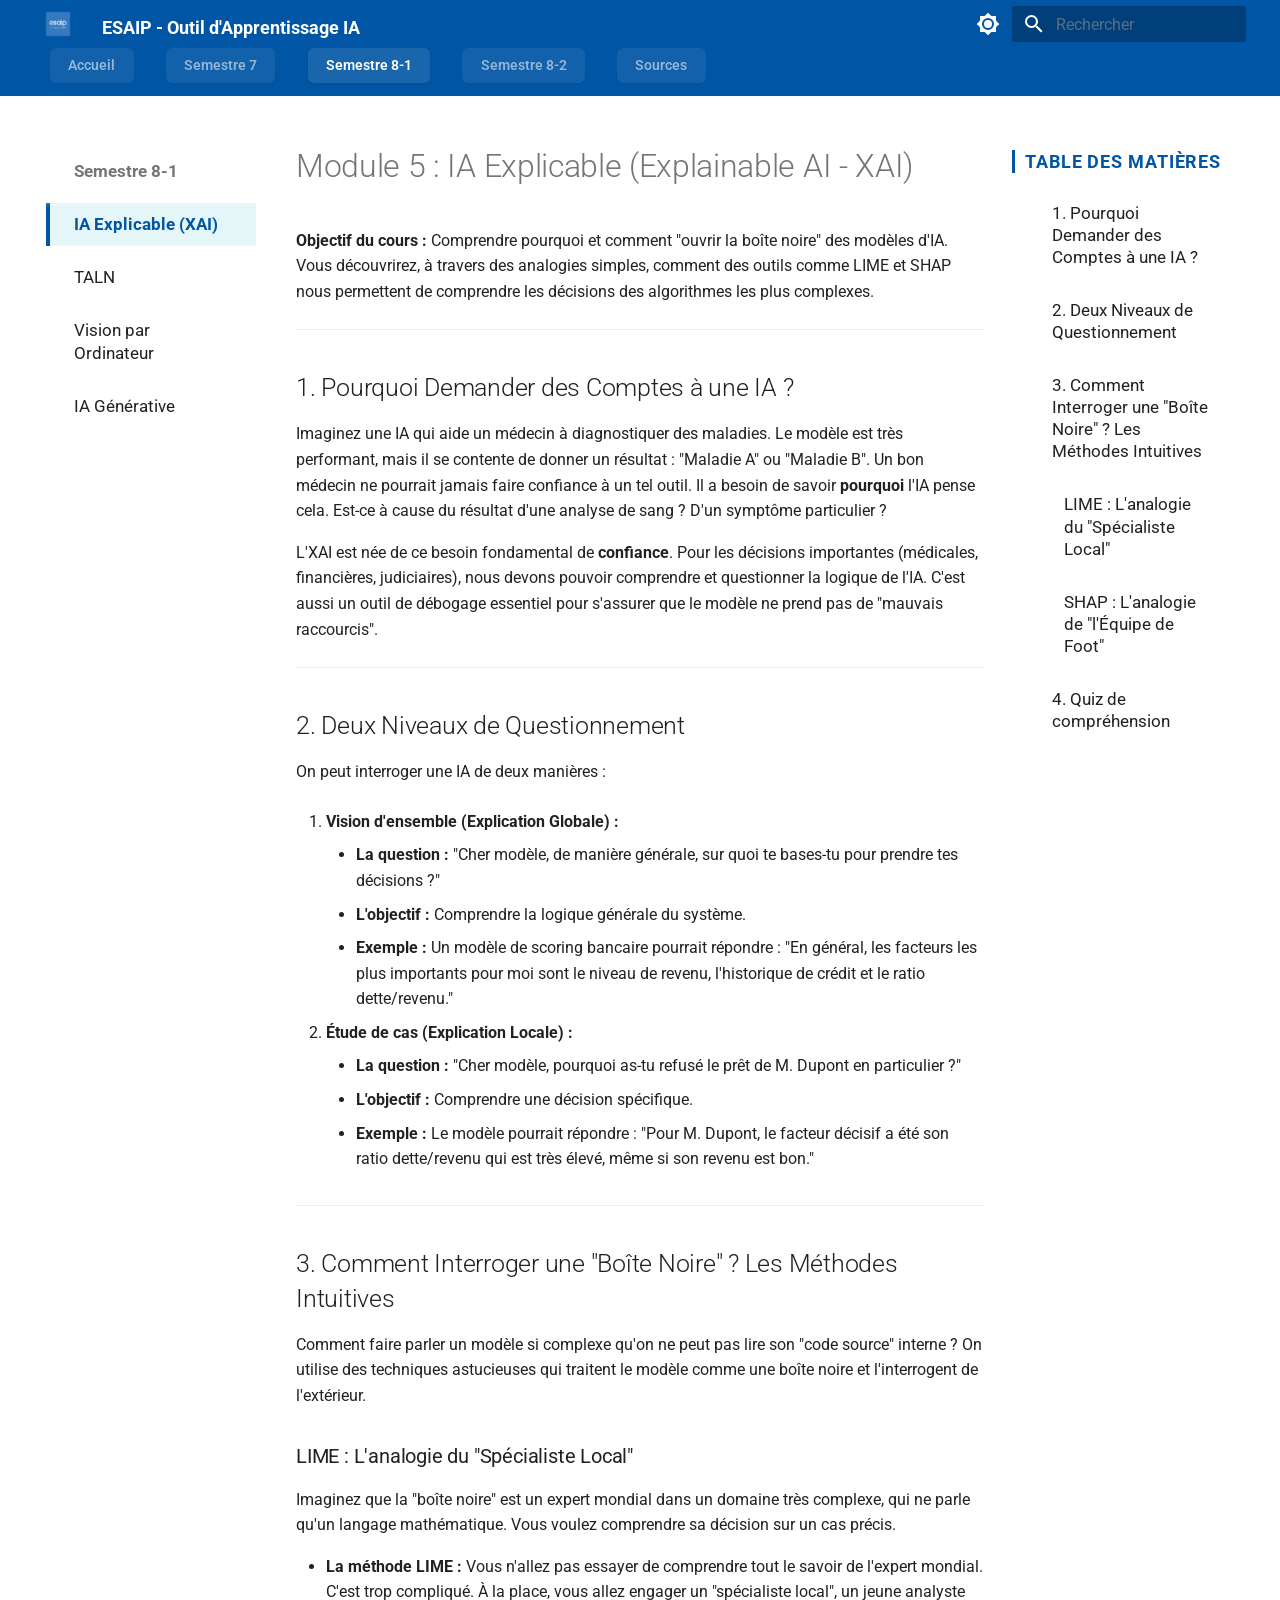
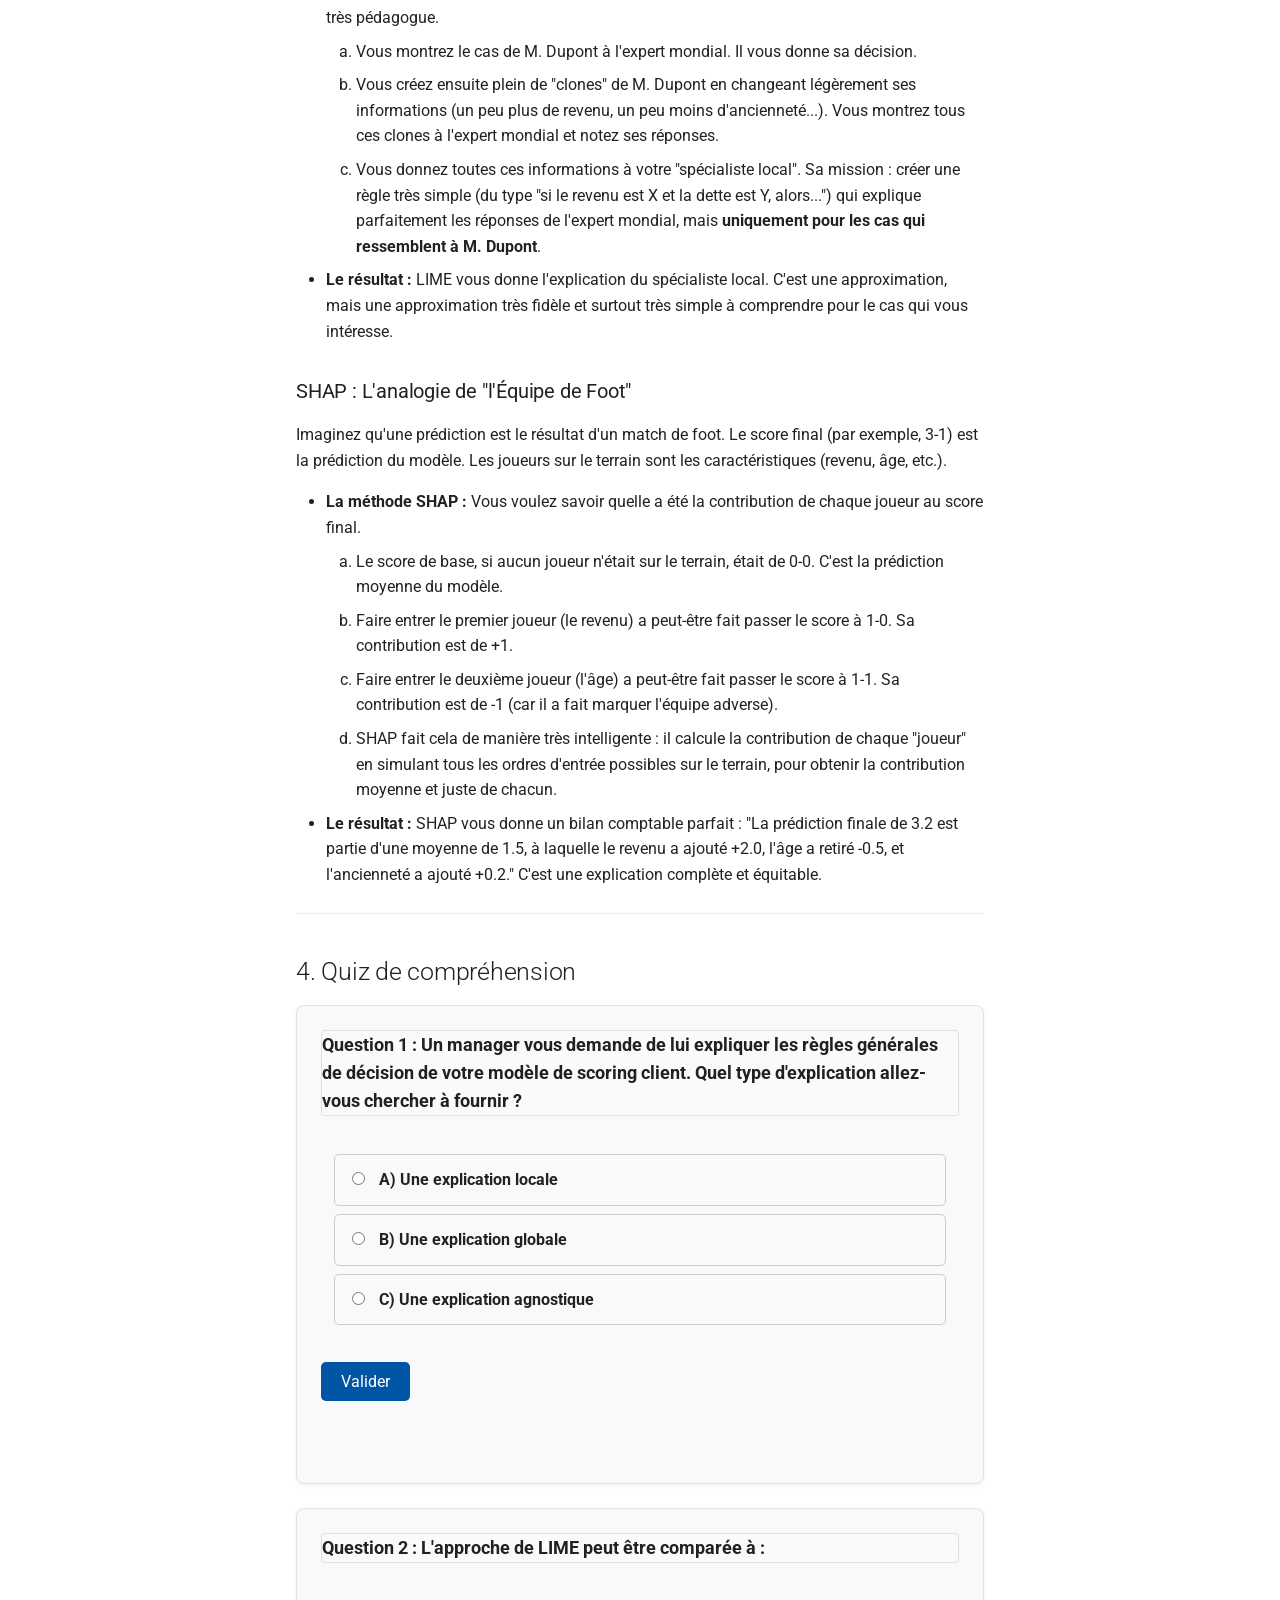
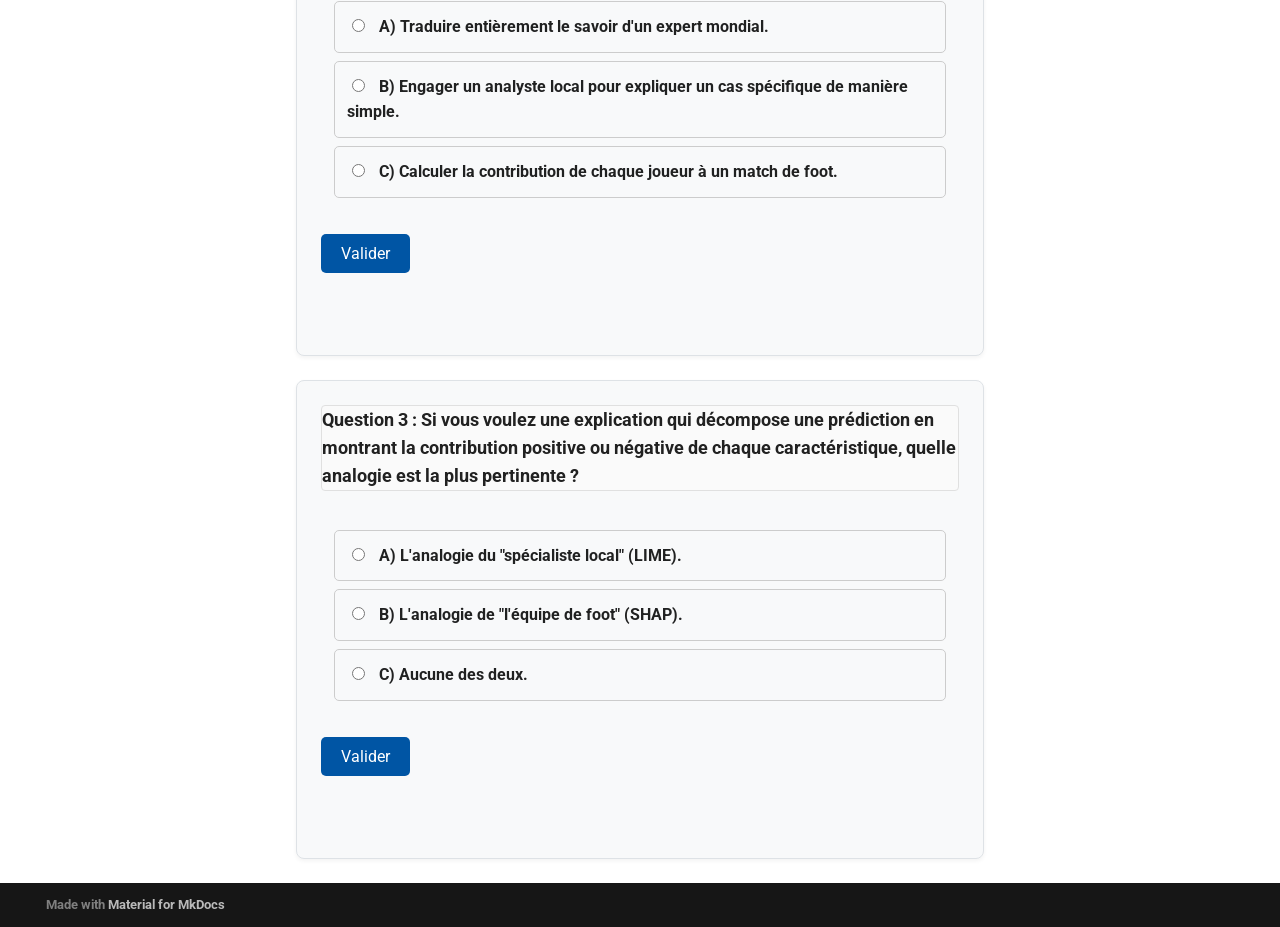
<file: semestre8-1/1_ia_explicable/index.html>
<!doctype html>
<html lang="fr" class="no-js">
  <head>
    
      <meta charset="utf-8">
      <meta name="viewport" content="width=device-width,initial-scale=1">
      
        <meta name="description" content="Un outil éducatif pour la spécialité Intelligence Artificielle de l'ESAIP.">
      
      
        <meta name="author" content="Mathis Marsault">
      
      
      
        <link rel="prev" href="../../semestre7/4_optimisation_multicritere/">
      
      
        <link rel="next" href="../2_taln/">
      
      
      <link rel="icon" href="../../assets/logo.png">
      <meta name="generator" content="mkdocs-1.6.1, mkdocs-material-9.6.15">
    
    
      
        <title>IA Explicable (XAI) - ESAIP - Outil d'Apprentissage IA</title>
      
    
    
      <link rel="stylesheet" href="../../assets/stylesheets/main.342714a4.min.css">
      
        
        <link rel="stylesheet" href="../../assets/stylesheets/palette.06af60db.min.css">
      
      


    
    
      
    
    
      
        
        
        <link rel="preconnect" href="https://fonts.gstatic.com" crossorigin>
        <link rel="stylesheet" href="https://fonts.googleapis.com/css?family=Roboto:300,300i,400,400i,700,700i%7CRoboto+Mono:400,400i,700,700i&display=fallback">
        <style>:root{--md-text-font:"Roboto";--md-code-font:"Roboto Mono"}</style>
      
    
    
      <link rel="stylesheet" href="../../stylesheets/extra.css">
    
    <script>__md_scope=new URL("../..",location),__md_hash=e=>[...e].reduce(((e,_)=>(e<<5)-e+_.charCodeAt(0)),0),__md_get=(e,_=localStorage,t=__md_scope)=>JSON.parse(_.getItem(t.pathname+"."+e)),__md_set=(e,_,t=localStorage,a=__md_scope)=>{try{t.setItem(a.pathname+"."+e,JSON.stringify(_))}catch(e){}}</script>
    
      

    
    
    
  </head>
  
  
    
    
      
    
    
    
    
    <body dir="ltr" data-md-color-scheme="default" data-md-color-primary="custom" data-md-color-accent="light-blue">
  
    
    <input class="md-toggle" data-md-toggle="drawer" type="checkbox" id="__drawer" autocomplete="off">
    <input class="md-toggle" data-md-toggle="search" type="checkbox" id="__search" autocomplete="off">
    <label class="md-overlay" for="__drawer"></label>
    <div data-md-component="skip">
      
        
        <a href="#module-5-ia-explicable-explainable-ai-xai" class="md-skip">
          Aller au contenu
        </a>
      
    </div>
    <div data-md-component="announce">
      
    </div>
    
    
      

<header class="md-header" data-md-component="header">
  <nav class="md-header__inner md-grid" aria-label="En-tête">
    <a href="../.." title="ESAIP - Outil d&#39;Apprentissage IA" class="md-header__button md-logo" aria-label="ESAIP - Outil d'Apprentissage IA" data-md-component="logo">
      
  <img src="../../assets/logo.png" alt="logo">

    </a>
    <label class="md-header__button md-icon" for="__drawer">
      
      <svg xmlns="http://www.w3.org/2000/svg" viewBox="0 0 24 24"><path d="M3 6h18v2H3zm0 5h18v2H3zm0 5h18v2H3z"/></svg>
    </label>
    <div class="md-header__title" data-md-component="header-title">
      <div class="md-header__ellipsis">
        <div class="md-header__topic">
          <span class="md-ellipsis">
            ESAIP - Outil d'Apprentissage IA
          </span>
        </div>
        <div class="md-header__topic" data-md-component="header-topic">
          <span class="md-ellipsis">
            
              IA Explicable (XAI)
            
          </span>
        </div>
      </div>
    </div>
    
      
        <form class="md-header__option" data-md-component="palette">
  
    
    
    
    <input class="md-option" data-md-color-media="" data-md-color-scheme="default" data-md-color-primary="custom" data-md-color-accent="light-blue"  aria-label="Passer au mode nuit"  type="radio" name="__palette" id="__palette_0">
    
      <label class="md-header__button md-icon" title="Passer au mode nuit" for="__palette_1" hidden>
        <svg xmlns="http://www.w3.org/2000/svg" viewBox="0 0 24 24"><path d="M12 8a4 4 0 0 0-4 4 4 4 0 0 0 4 4 4 4 0 0 0 4-4 4 4 0 0 0-4-4m0 10a6 6 0 0 1-6-6 6 6 0 0 1 6-6 6 6 0 0 1 6 6 6 6 0 0 1-6 6m8-9.31V4h-4.69L12 .69 8.69 4H4v4.69L.69 12 4 15.31V20h4.69L12 23.31 15.31 20H20v-4.69L23.31 12z"/></svg>
      </label>
    
  
    
    
    
    <input class="md-option" data-md-color-media="" data-md-color-scheme="slate" data-md-color-primary="custom" data-md-color-accent="light-blue"  aria-label="Passer au mode jour"  type="radio" name="__palette" id="__palette_1">
    
      <label class="md-header__button md-icon" title="Passer au mode jour" for="__palette_0" hidden>
        <svg xmlns="http://www.w3.org/2000/svg" viewBox="0 0 24 24"><path d="M12 18c-.89 0-1.74-.2-2.5-.55C11.56 16.5 13 14.42 13 12s-1.44-4.5-3.5-5.45C10.26 6.2 11.11 6 12 6a6 6 0 0 1 6 6 6 6 0 0 1-6 6m8-9.31V4h-4.69L12 .69 8.69 4H4v4.69L.69 12 4 15.31V20h4.69L12 23.31 15.31 20H20v-4.69L23.31 12z"/></svg>
      </label>
    
  
</form>
      
    
    
      <script>var palette=__md_get("__palette");if(palette&&palette.color){if("(prefers-color-scheme)"===palette.color.media){var media=matchMedia("(prefers-color-scheme: light)"),input=document.querySelector(media.matches?"[data-md-color-media='(prefers-color-scheme: light)']":"[data-md-color-media='(prefers-color-scheme: dark)']");palette.color.media=input.getAttribute("data-md-color-media"),palette.color.scheme=input.getAttribute("data-md-color-scheme"),palette.color.primary=input.getAttribute("data-md-color-primary"),palette.color.accent=input.getAttribute("data-md-color-accent")}for(var[key,value]of Object.entries(palette.color))document.body.setAttribute("data-md-color-"+key,value)}</script>
    
    
    
      
      
        <label class="md-header__button md-icon" for="__search">
          
          <svg xmlns="http://www.w3.org/2000/svg" viewBox="0 0 24 24"><path d="M9.5 3A6.5 6.5 0 0 1 16 9.5c0 1.61-.59 3.09-1.56 4.23l.27.27h.79l5 5-1.5 1.5-5-5v-.79l-.27-.27A6.52 6.52 0 0 1 9.5 16 6.5 6.5 0 0 1 3 9.5 6.5 6.5 0 0 1 9.5 3m0 2C7 5 5 7 5 9.5S7 14 9.5 14 14 12 14 9.5 12 5 9.5 5"/></svg>
        </label>
        <div class="md-search" data-md-component="search" role="dialog">
  <label class="md-search__overlay" for="__search"></label>
  <div class="md-search__inner" role="search">
    <form class="md-search__form" name="search">
      <input type="text" class="md-search__input" name="query" aria-label="Rechercher" placeholder="Rechercher" autocapitalize="off" autocorrect="off" autocomplete="off" spellcheck="false" data-md-component="search-query" required>
      <label class="md-search__icon md-icon" for="__search">
        
        <svg xmlns="http://www.w3.org/2000/svg" viewBox="0 0 24 24"><path d="M9.5 3A6.5 6.5 0 0 1 16 9.5c0 1.61-.59 3.09-1.56 4.23l.27.27h.79l5 5-1.5 1.5-5-5v-.79l-.27-.27A6.52 6.52 0 0 1 9.5 16 6.5 6.5 0 0 1 3 9.5 6.5 6.5 0 0 1 9.5 3m0 2C7 5 5 7 5 9.5S7 14 9.5 14 14 12 14 9.5 12 5 9.5 5"/></svg>
        
        <svg xmlns="http://www.w3.org/2000/svg" viewBox="0 0 24 24"><path d="M20 11v2H8l5.5 5.5-1.42 1.42L4.16 12l7.92-7.92L13.5 5.5 8 11z"/></svg>
      </label>
      <nav class="md-search__options" aria-label="Recherche">
        
        <button type="reset" class="md-search__icon md-icon" title="Effacer" aria-label="Effacer" tabindex="-1">
          
          <svg xmlns="http://www.w3.org/2000/svg" viewBox="0 0 24 24"><path d="M19 6.41 17.59 5 12 10.59 6.41 5 5 6.41 10.59 12 5 17.59 6.41 19 12 13.41 17.59 19 19 17.59 13.41 12z"/></svg>
        </button>
      </nav>
      
        <div class="md-search__suggest" data-md-component="search-suggest"></div>
      
    </form>
    <div class="md-search__output">
      <div class="md-search__scrollwrap" tabindex="0" data-md-scrollfix>
        <div class="md-search-result" data-md-component="search-result">
          <div class="md-search-result__meta">
            Initialisation de la recherche
          </div>
          <ol class="md-search-result__list" role="presentation"></ol>
        </div>
      </div>
    </div>
  </div>
</div>
      
    
    
  </nav>
  
</header>
    
    <div class="md-container" data-md-component="container">
      
      
        
          
            
<nav class="md-tabs" aria-label="Onglets" data-md-component="tabs">
  <div class="md-grid">
    <ul class="md-tabs__list">
      
        
  
  
  
  
    <li class="md-tabs__item">
      <a href="../.." class="md-tabs__link">
        
  
  
    
  
  Accueil

      </a>
    </li>
  

      
        
  
  
  
  
    
    
      <li class="md-tabs__item">
        <a href="../../semestre7/1_ethique_ia/" class="md-tabs__link">
          
  
  
  Semestre 7

        </a>
      </li>
    
  

      
        
  
  
  
    
  
  
    
    
      <li class="md-tabs__item md-tabs__item--active">
        <a href="./" class="md-tabs__link">
          
  
  
  Semestre 8-1

        </a>
      </li>
    
  

      
        
  
  
  
  
    
    
      <li class="md-tabs__item">
        <a href="../../semestre8-2/1_apprentissage_renforcement/" class="md-tabs__link">
          
  
  
  Semestre 8-2

        </a>
      </li>
    
  

      
        
  
  
  
  
    <li class="md-tabs__item">
      <a href="../../sources/" class="md-tabs__link">
        
  
  
    
  
  Sources

      </a>
    </li>
  

      
    </ul>
  </div>
</nav>
          
        
      
      <main class="md-main" data-md-component="main">
        <div class="md-main__inner md-grid">
          
            
              
              <div class="md-sidebar md-sidebar--primary" data-md-component="sidebar" data-md-type="navigation" >
                <div class="md-sidebar__scrollwrap">
                  <div class="md-sidebar__inner">
                    


  


<nav class="md-nav md-nav--primary md-nav--lifted" aria-label="Navigation" data-md-level="0">
  <label class="md-nav__title" for="__drawer">
    <a href="../.." title="ESAIP - Outil d&#39;Apprentissage IA" class="md-nav__button md-logo" aria-label="ESAIP - Outil d'Apprentissage IA" data-md-component="logo">
      
  <img src="../../assets/logo.png" alt="logo">

    </a>
    ESAIP - Outil d'Apprentissage IA
  </label>
  
  <ul class="md-nav__list" data-md-scrollfix>
    
      
      
  
  
  
  
    <li class="md-nav__item">
      <a href="../.." class="md-nav__link">
        
  
  
  <span class="md-ellipsis">
    Accueil
    
  </span>
  

      </a>
    </li>
  

    
      
      
  
  
  
  
    
    
    
    
      
      
    
    
    <li class="md-nav__item md-nav__item--nested">
      
        
        
        <input class="md-nav__toggle md-toggle " type="checkbox" id="__nav_2" >
        
          
          <label class="md-nav__link" for="__nav_2" id="__nav_2_label" tabindex="0">
            
  
  
  <span class="md-ellipsis">
    Semestre 7
    
  </span>
  

            <span class="md-nav__icon md-icon"></span>
          </label>
        
        <nav class="md-nav" data-md-level="1" aria-labelledby="__nav_2_label" aria-expanded="false">
          <label class="md-nav__title" for="__nav_2">
            <span class="md-nav__icon md-icon"></span>
            Semestre 7
          </label>
          <ul class="md-nav__list" data-md-scrollfix>
            
              
                
  
  
  
  
    <li class="md-nav__item">
      <a href="../../semestre7/1_ethique_ia/" class="md-nav__link">
        
  
  
  <span class="md-ellipsis">
    Éthique et IA
    
  </span>
  

      </a>
    </li>
  

              
            
              
                
  
  
  
  
    <li class="md-nav__item">
      <a href="../../semestre7/2_ingenierie_donnees/" class="md-nav__link">
        
  
  
  <span class="md-ellipsis">
    Ingénierie des Données
    
  </span>
  

      </a>
    </li>
  

              
            
              
                
  
  
  
  
    <li class="md-nav__item">
      <a href="../../semestre7/3_deep_learning/" class="md-nav__link">
        
  
  
  <span class="md-ellipsis">
    Deep Learning
    
  </span>
  

      </a>
    </li>
  

              
            
              
                
  
  
  
  
    <li class="md-nav__item">
      <a href="../../semestre7/4_optimisation_multicritere/" class="md-nav__link">
        
  
  
  <span class="md-ellipsis">
    Optimisation Multicritère
    
  </span>
  

      </a>
    </li>
  

              
            
          </ul>
        </nav>
      
    </li>
  

    
      
      
  
  
    
  
  
  
    
    
    
    
      
        
        
      
      
    
    
    <li class="md-nav__item md-nav__item--active md-nav__item--section md-nav__item--nested">
      
        
        
        <input class="md-nav__toggle md-toggle " type="checkbox" id="__nav_3" checked>
        
          
          <label class="md-nav__link" for="__nav_3" id="__nav_3_label" tabindex="">
            
  
  
  <span class="md-ellipsis">
    Semestre 8-1
    
  </span>
  

            <span class="md-nav__icon md-icon"></span>
          </label>
        
        <nav class="md-nav" data-md-level="1" aria-labelledby="__nav_3_label" aria-expanded="true">
          <label class="md-nav__title" for="__nav_3">
            <span class="md-nav__icon md-icon"></span>
            Semestre 8-1
          </label>
          <ul class="md-nav__list" data-md-scrollfix>
            
              
                
  
  
    
  
  
  
    <li class="md-nav__item md-nav__item--active">
      
      <input class="md-nav__toggle md-toggle" type="checkbox" id="__toc">
      
      
        
      
      
        <label class="md-nav__link md-nav__link--active" for="__toc">
          
  
  
  <span class="md-ellipsis">
    IA Explicable (XAI)
    
  </span>
  

          <span class="md-nav__icon md-icon"></span>
        </label>
      
      <a href="./" class="md-nav__link md-nav__link--active">
        
  
  
  <span class="md-ellipsis">
    IA Explicable (XAI)
    
  </span>
  

      </a>
      
        

<nav class="md-nav md-nav--secondary" aria-label="Table des matières">
  
  
  
    
  
  
    <label class="md-nav__title" for="__toc">
      <span class="md-nav__icon md-icon"></span>
      Table des matières
    </label>
    <ul class="md-nav__list" data-md-component="toc" data-md-scrollfix>
      
        <li class="md-nav__item">
  <a href="#1-pourquoi-demander-des-comptes-a-une-ia" class="md-nav__link">
    <span class="md-ellipsis">
      1. Pourquoi Demander des Comptes à une IA ?
    </span>
  </a>
  
</li>
      
        <li class="md-nav__item">
  <a href="#2-deux-niveaux-de-questionnement" class="md-nav__link">
    <span class="md-ellipsis">
      2. Deux Niveaux de Questionnement
    </span>
  </a>
  
</li>
      
        <li class="md-nav__item">
  <a href="#3-comment-interroger-une-boite-noire-les-methodes-intuitives" class="md-nav__link">
    <span class="md-ellipsis">
      3. Comment Interroger une "Boîte Noire" ? Les Méthodes Intuitives
    </span>
  </a>
  
    <nav class="md-nav" aria-label="3. Comment Interroger une &#34;Boîte Noire&#34; ? Les Méthodes Intuitives">
      <ul class="md-nav__list">
        
          <li class="md-nav__item">
  <a href="#lime-lanalogie-du-specialiste-local" class="md-nav__link">
    <span class="md-ellipsis">
      LIME : L'analogie du "Spécialiste Local"
    </span>
  </a>
  
</li>
        
          <li class="md-nav__item">
  <a href="#shap-lanalogie-de-lequipe-de-foot" class="md-nav__link">
    <span class="md-ellipsis">
      SHAP : L'analogie de "l'Équipe de Foot"
    </span>
  </a>
  
</li>
        
      </ul>
    </nav>
  
</li>
      
        <li class="md-nav__item">
  <a href="#4-quiz-de-comprehension" class="md-nav__link">
    <span class="md-ellipsis">
      4. Quiz de compréhension
    </span>
  </a>
  
</li>
      
    </ul>
  
</nav>
      
    </li>
  

              
            
              
                
  
  
  
  
    <li class="md-nav__item">
      <a href="../2_taln/" class="md-nav__link">
        
  
  
  <span class="md-ellipsis">
    TALN
    
  </span>
  

      </a>
    </li>
  

              
            
              
                
  
  
  
  
    <li class="md-nav__item">
      <a href="../3_vision_par_ordinateur/" class="md-nav__link">
        
  
  
  <span class="md-ellipsis">
    Vision par Ordinateur
    
  </span>
  

      </a>
    </li>
  

              
            
              
                
  
  
  
  
    <li class="md-nav__item">
      <a href="../4_ia_generative/" class="md-nav__link">
        
  
  
  <span class="md-ellipsis">
    IA Générative
    
  </span>
  

      </a>
    </li>
  

              
            
          </ul>
        </nav>
      
    </li>
  

    
      
      
  
  
  
  
    
    
    
    
      
      
    
    
    <li class="md-nav__item md-nav__item--nested">
      
        
        
        <input class="md-nav__toggle md-toggle " type="checkbox" id="__nav_4" >
        
          
          <label class="md-nav__link" for="__nav_4" id="__nav_4_label" tabindex="0">
            
  
  
  <span class="md-ellipsis">
    Semestre 8-2
    
  </span>
  

            <span class="md-nav__icon md-icon"></span>
          </label>
        
        <nav class="md-nav" data-md-level="1" aria-labelledby="__nav_4_label" aria-expanded="false">
          <label class="md-nav__title" for="__nav_4">
            <span class="md-nav__icon md-icon"></span>
            Semestre 8-2
          </label>
          <ul class="md-nav__list" data-md-scrollfix>
            
              
                
  
  
  
  
    <li class="md-nav__item">
      <a href="../../semestre8-2/1_apprentissage_renforcement/" class="md-nav__link">
        
  
  
  <span class="md-ellipsis">
    Apprentissage par Renforcement
    
  </span>
  

      </a>
    </li>
  

              
            
              
                
  
  
  
  
    <li class="md-nav__item">
      <a href="../../semestre8-2/2_green_ai/" class="md-nav__link">
        
  
  
  <span class="md-ellipsis">
    Green AI
    
  </span>
  

      </a>
    </li>
  

              
            
              
                
  
  
  
  
    <li class="md-nav__item">
      <a href="../../semestre8-2/3_systemes_ia/" class="md-nav__link">
        
  
  
  <span class="md-ellipsis">
    Systèmes d’IA (MLOps)
    
  </span>
  

      </a>
    </li>
  

              
            
              
                
  
  
  
  
    <li class="md-nav__item">
      <a href="../../semestre8-2/4_challenge_ia/" class="md-nav__link">
        
  
  
  <span class="md-ellipsis">
    Challenge IA
    
  </span>
  

      </a>
    </li>
  

              
            
          </ul>
        </nav>
      
    </li>
  

    
      
      
  
  
  
  
    <li class="md-nav__item">
      <a href="../../sources/" class="md-nav__link">
        
  
  
  <span class="md-ellipsis">
    Sources
    
  </span>
  

      </a>
    </li>
  

    
  </ul>
</nav>
                  </div>
                </div>
              </div>
            
            
              
              <div class="md-sidebar md-sidebar--secondary" data-md-component="sidebar" data-md-type="toc" >
                <div class="md-sidebar__scrollwrap">
                  <div class="md-sidebar__inner">
                    

<nav class="md-nav md-nav--secondary" aria-label="Table des matières">
  
  
  
    
  
  
    <label class="md-nav__title" for="__toc">
      <span class="md-nav__icon md-icon"></span>
      Table des matières
    </label>
    <ul class="md-nav__list" data-md-component="toc" data-md-scrollfix>
      
        <li class="md-nav__item">
  <a href="#1-pourquoi-demander-des-comptes-a-une-ia" class="md-nav__link">
    <span class="md-ellipsis">
      1. Pourquoi Demander des Comptes à une IA ?
    </span>
  </a>
  
</li>
      
        <li class="md-nav__item">
  <a href="#2-deux-niveaux-de-questionnement" class="md-nav__link">
    <span class="md-ellipsis">
      2. Deux Niveaux de Questionnement
    </span>
  </a>
  
</li>
      
        <li class="md-nav__item">
  <a href="#3-comment-interroger-une-boite-noire-les-methodes-intuitives" class="md-nav__link">
    <span class="md-ellipsis">
      3. Comment Interroger une "Boîte Noire" ? Les Méthodes Intuitives
    </span>
  </a>
  
    <nav class="md-nav" aria-label="3. Comment Interroger une &#34;Boîte Noire&#34; ? Les Méthodes Intuitives">
      <ul class="md-nav__list">
        
          <li class="md-nav__item">
  <a href="#lime-lanalogie-du-specialiste-local" class="md-nav__link">
    <span class="md-ellipsis">
      LIME : L'analogie du "Spécialiste Local"
    </span>
  </a>
  
</li>
        
          <li class="md-nav__item">
  <a href="#shap-lanalogie-de-lequipe-de-foot" class="md-nav__link">
    <span class="md-ellipsis">
      SHAP : L'analogie de "l'Équipe de Foot"
    </span>
  </a>
  
</li>
        
      </ul>
    </nav>
  
</li>
      
        <li class="md-nav__item">
  <a href="#4-quiz-de-comprehension" class="md-nav__link">
    <span class="md-ellipsis">
      4. Quiz de compréhension
    </span>
  </a>
  
</li>
      
    </ul>
  
</nav>
                  </div>
                </div>
              </div>
            
          
          
            <div class="md-content" data-md-component="content">
              <article class="md-content__inner md-typeset">
                
                  



<h1 id="module-5-ia-explicable-explainable-ai-xai">Module 5 : IA Explicable (Explainable AI - XAI)</h1>
<p><strong>Objectif du cours :</strong> Comprendre pourquoi et comment "ouvrir la boîte noire" des modèles d'IA. Vous découvrirez, à travers des analogies simples, comment des outils comme LIME et SHAP nous permettent de comprendre les décisions des algorithmes les plus complexes.</p>
<hr />
<h2 id="1-pourquoi-demander-des-comptes-a-une-ia">1. Pourquoi Demander des Comptes à une IA ?</h2>
<p>Imaginez une IA qui aide un médecin à diagnostiquer des maladies. Le modèle est très performant, mais il se contente de donner un résultat : "Maladie A" ou "Maladie B". Un bon médecin ne pourrait jamais faire confiance à un tel outil. Il a besoin de savoir <strong>pourquoi</strong> l'IA pense cela. Est-ce à cause du résultat d'une analyse de sang ? D'un symptôme particulier ?</p>
<p>L'XAI est née de ce besoin fondamental de <strong>confiance</strong>. Pour les décisions importantes (médicales, financières, judiciaires), nous devons pouvoir comprendre et questionner la logique de l'IA. C'est aussi un outil de débogage essentiel pour s'assurer que le modèle ne prend pas de "mauvais raccourcis".</p>
<hr />
<h2 id="2-deux-niveaux-de-questionnement">2. Deux Niveaux de Questionnement</h2>
<p>On peut interroger une IA de deux manières :</p>
<ol>
<li>
<p><strong>Vision d'ensemble (Explication Globale) :</strong></p>
<ul>
<li><strong>La question :</strong> "Cher modèle, de manière générale, sur quoi te bases-tu pour prendre tes décisions ?"</li>
<li><strong>L'objectif :</strong> Comprendre la logique générale du système.</li>
<li><strong>Exemple :</strong> Un modèle de scoring bancaire pourrait répondre : "En général, les facteurs les plus importants pour moi sont le niveau de revenu, l'historique de crédit et le ratio dette/revenu."</li>
</ul>
</li>
<li>
<p><strong>Étude de cas (Explication Locale) :</strong></p>
<ul>
<li><strong>La question :</strong> "Cher modèle, pourquoi as-tu refusé le prêt de M. Dupont en particulier ?"</li>
<li><strong>L'objectif :</strong> Comprendre une décision spécifique.</li>
<li><strong>Exemple :</strong> Le modèle pourrait répondre : "Pour M. Dupont, le facteur décisif a été son ratio dette/revenu qui est très élevé, même si son revenu est bon."</li>
</ul>
</li>
</ol>
<hr />
<h2 id="3-comment-interroger-une-boite-noire-les-methodes-intuitives">3. Comment Interroger une "Boîte Noire" ? Les Méthodes Intuitives</h2>
<p>Comment faire parler un modèle si complexe qu'on ne peut pas lire son "code source" interne ? On utilise des techniques astucieuses qui traitent le modèle comme une boîte noire et l'interrogent de l'extérieur.</p>
<h3 id="lime-lanalogie-du-specialiste-local">LIME : L'analogie du "Spécialiste Local"</h3>
<p>Imaginez que la "boîte noire" est un expert mondial dans un domaine très complexe, qui ne parle qu'un langage mathématique. Vous voulez comprendre sa décision sur un cas précis.</p>
<ul>
<li><strong>La méthode LIME :</strong> Vous n'allez pas essayer de comprendre tout le savoir de l'expert mondial. C'est trop compliqué. À la place, vous allez engager un "spécialiste local", un jeune analyste très pédagogue.<ol>
<li>Vous montrez le cas de M. Dupont à l'expert mondial. Il vous donne sa décision.</li>
<li>Vous créez ensuite plein de "clones" de M. Dupont en changeant légèrement ses informations (un peu plus de revenu, un peu moins d'ancienneté...). Vous montrez tous ces clones à l'expert mondial et notez ses réponses.</li>
<li>Vous donnez toutes ces informations à votre "spécialiste local". Sa mission : créer une règle très simple (du type "si le revenu est X et la dette est Y, alors...") qui explique parfaitement les réponses de l'expert mondial, mais <strong>uniquement pour les cas qui ressemblent à M. Dupont</strong>.</li>
</ol>
</li>
<li><strong>Le résultat :</strong> LIME vous donne l'explication du spécialiste local. C'est une approximation, mais une approximation très fidèle et surtout très simple à comprendre pour le cas qui vous intéresse.</li>
</ul>
<h3 id="shap-lanalogie-de-lequipe-de-foot">SHAP : L'analogie de "l'Équipe de Foot"</h3>
<p>Imaginez qu'une prédiction est le résultat d'un match de foot. Le score final (par exemple, 3-1) est la prédiction du modèle. Les joueurs sur le terrain sont les caractéristiques (revenu, âge, etc.).</p>
<ul>
<li><strong>La méthode SHAP :</strong> Vous voulez savoir quelle a été la contribution de chaque joueur au score final.<ol>
<li>Le score de base, si aucun joueur n'était sur le terrain, était de 0-0. C'est la prédiction moyenne du modèle.</li>
<li>Faire entrer le premier joueur (le revenu) a peut-être fait passer le score à 1-0. Sa contribution est de +1.</li>
<li>Faire entrer le deuxième joueur (l'âge) a peut-être fait passer le score à 1-1. Sa contribution est de -1 (car il a fait marquer l'équipe adverse).</li>
<li>SHAP fait cela de manière très intelligente : il calcule la contribution de chaque "joueur" en simulant tous les ordres d'entrée possibles sur le terrain, pour obtenir la contribution moyenne et juste de chacun.</li>
</ol>
</li>
<li><strong>Le résultat :</strong> SHAP vous donne un bilan comptable parfait : "La prédiction finale de 3.2 est partie d'une moyenne de 1.5, à laquelle le revenu a ajouté +2.0, l'âge a retiré -0.5, et l'ancienneté a ajouté +0.2." C'est une explication complète et équitable.</li>
</ul>
<hr />
<h2 id="4-quiz-de-comprehension">4. Quiz de compréhension</h2>
<div class="quiz" id="quiz_xai_1">
    <p class="quiz-question"><strong>Question 1 : Un manager vous demande de lui expliquer les règles générales de décision de votre modèle de scoring client. Quel type d'explication allez-vous chercher à fournir ?</p>
    <div class="quiz-options">
        <label><input type="radio" name="q_xai_1" value="a"> A) Une explication locale</label>
        <label><input type="radio" name="q_xai_1" value="b"> B) Une explication globale</label>
        <label><input type="radio" name="q_xai_1" value="c"> C) Une explication agnostique</label>
    </div>
    <button class="quiz-submit-button" onclick="checkQuiz('quiz_xai_1', {'q_xai_1': 'b'})">Valider</button>
    <p class="quiz-feedback"></p>
</div>

<div class="quiz" id="quiz_xai_2">
    <p class="quiz-question"><strong>Question 2 : L'approche de LIME peut être comparée à :</p>
    <div class="quiz-options">
        <label><input type="radio" name="q_xai_2" value="a"> A) Traduire entièrement le savoir d'un expert mondial.</label>
        <label><input type="radio" name="q_xai_2" value="b"> B) Engager un analyste local pour expliquer un cas spécifique de manière simple.</label>
        <label><input type="radio" name="q_xai_2" value="c"> C) Calculer la contribution de chaque joueur à un match de foot.</label>
    </div>
    <button class="quiz-submit-button" onclick="checkQuiz('quiz_xai_2', {'q_xai_2': 'b'})">Valider</button>
    <p class="quiz-feedback"></p>
</div>

<div class="quiz" id="quiz_xai_3">
    <p class="quiz-question"><strong>Question 3 : Si vous voulez une explication qui décompose une prédiction en montrant la contribution positive ou négative de chaque caractéristique, quelle analogie est la plus pertinente ?</p>
    <div class="quiz-options">
        <label><input type="radio" name="q_xai_3" value="a"> A) L'analogie du "spécialiste local" (LIME).</label>
        <label><input type="radio" name="q_xai_3" value="b"> B) L'analogie de "l'équipe de foot" (SHAP).</label>
        <label><input type="radio" name="q_xai_3" value="c"> C) Aucune des deux.</label>
    </div>
    <button class="quiz-submit-button" onclick="checkQuiz('quiz_xai_3', {'q_xai_3': 'b'})">Valider</button>
    <p class="quiz-feedback"></p>
</div>












                
              </article>
            </div>
          
          
<script>var target=document.getElementById(location.hash.slice(1));target&&target.name&&(target.checked=target.name.startsWith("__tabbed_"))</script>
        </div>
        
          <button type="button" class="md-top md-icon" data-md-component="top" hidden>
  
  <svg xmlns="http://www.w3.org/2000/svg" viewBox="0 0 24 24"><path d="M13 20h-2V8l-5.5 5.5-1.42-1.42L12 4.16l7.92 7.92-1.42 1.42L13 8z"/></svg>
  Retour en haut de la page
</button>
        
      </main>
      
        <footer class="md-footer">
  
  <div class="md-footer-meta md-typeset">
    <div class="md-footer-meta__inner md-grid">
      <div class="md-copyright">
  
  
    Made with
    <a href="https://squidfunk.github.io/mkdocs-material/" target="_blank" rel="noopener">
      Material for MkDocs
    </a>
  
</div>
      
    </div>
  </div>
</footer>
      
    </div>
    <div class="md-dialog" data-md-component="dialog">
      <div class="md-dialog__inner md-typeset"></div>
    </div>
    
    
    
      
      <script id="__config" type="application/json">{"base": "../..", "features": ["navigation.tabs", "navigation.top", "search.suggest", "search.highlight", "content.code.annotate"], "search": "../../assets/javascripts/workers/search.d50fe291.min.js", "tags": null, "translations": {"clipboard.copied": "Copi\u00e9 dans le presse-papier", "clipboard.copy": "Copier dans le presse-papier", "search.result.more.one": "1 de plus sur cette page", "search.result.more.other": "# de plus sur cette page", "search.result.none": "Aucun document trouv\u00e9", "search.result.one": "1 document trouv\u00e9", "search.result.other": "# documents trouv\u00e9s", "search.result.placeholder": "Taper pour d\u00e9marrer la recherche", "search.result.term.missing": "Non trouv\u00e9", "select.version": "S\u00e9lectionner la version"}, "version": null}</script>
    
    
      <script src="../../assets/javascripts/bundle.56ea9cef.min.js"></script>
      
        <script src="../../javascripts/quiz.js"></script>
      
    
  </body>
</html>
</file>
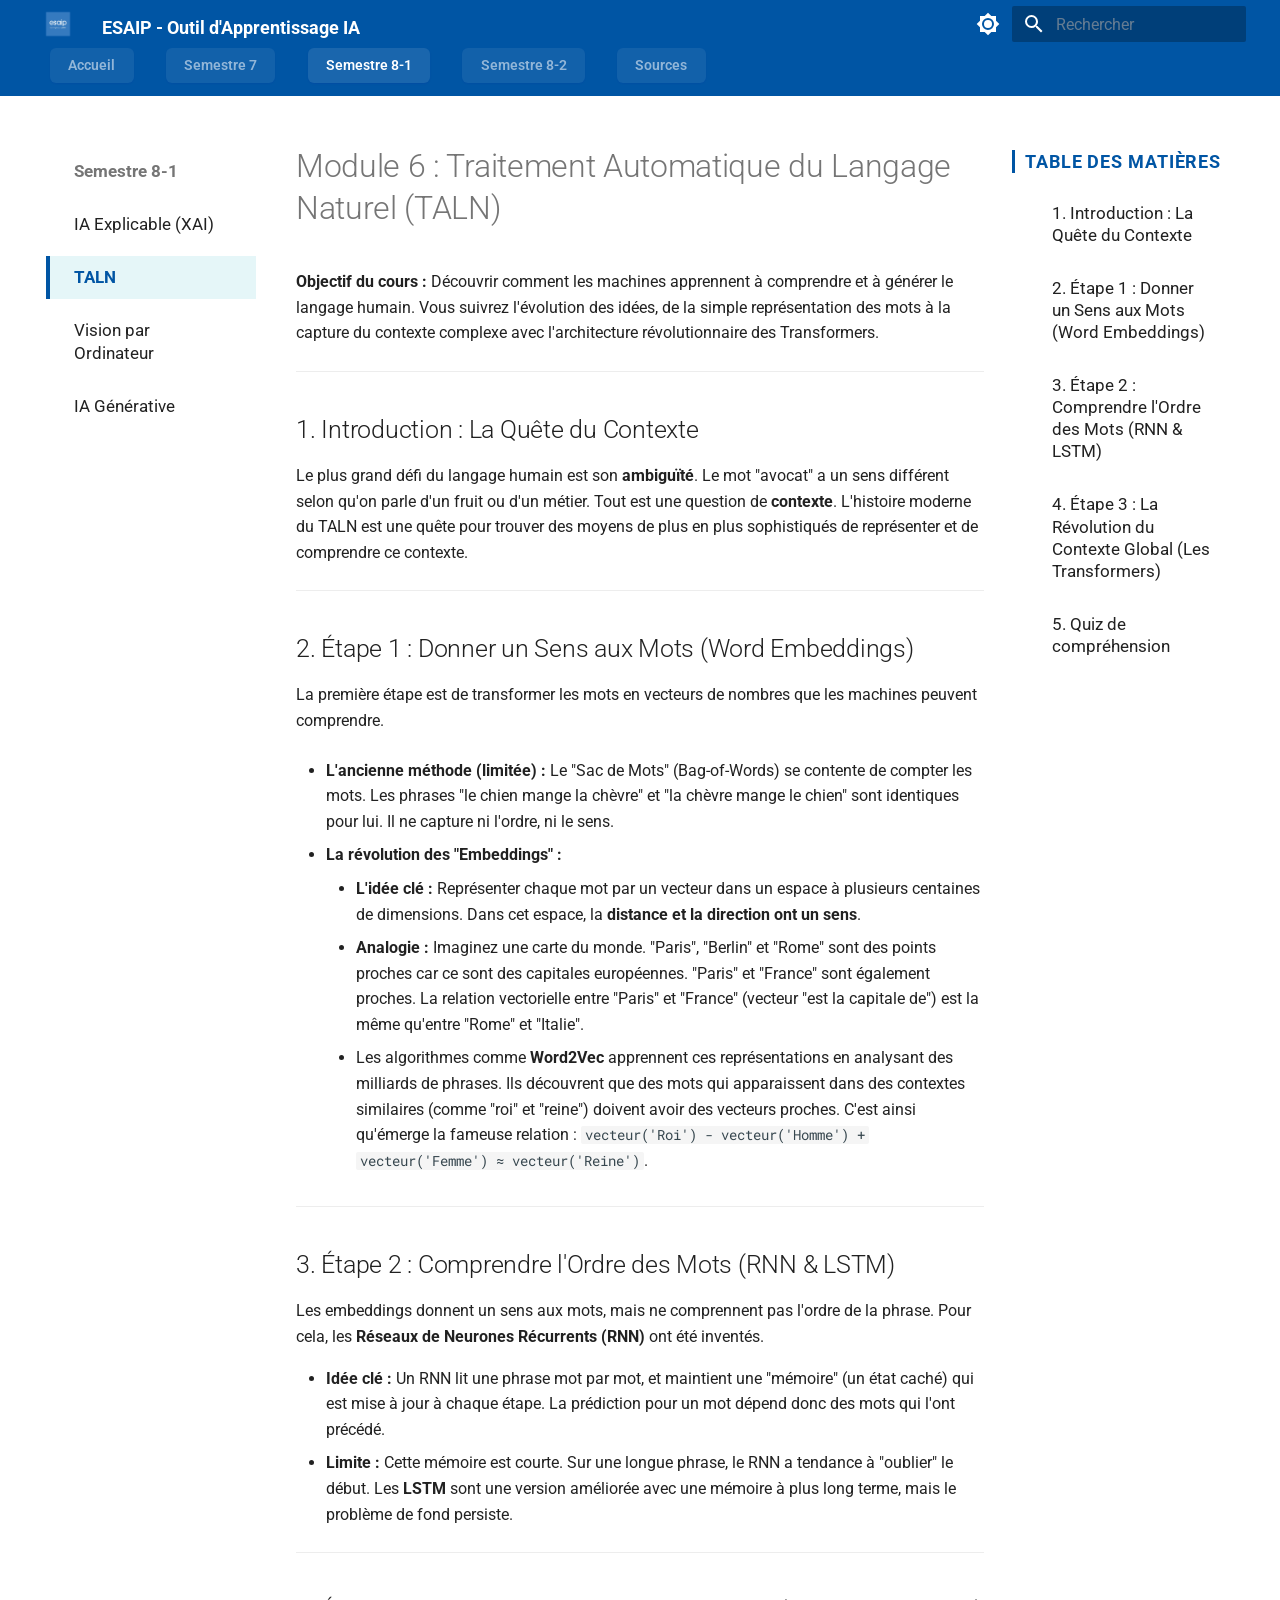
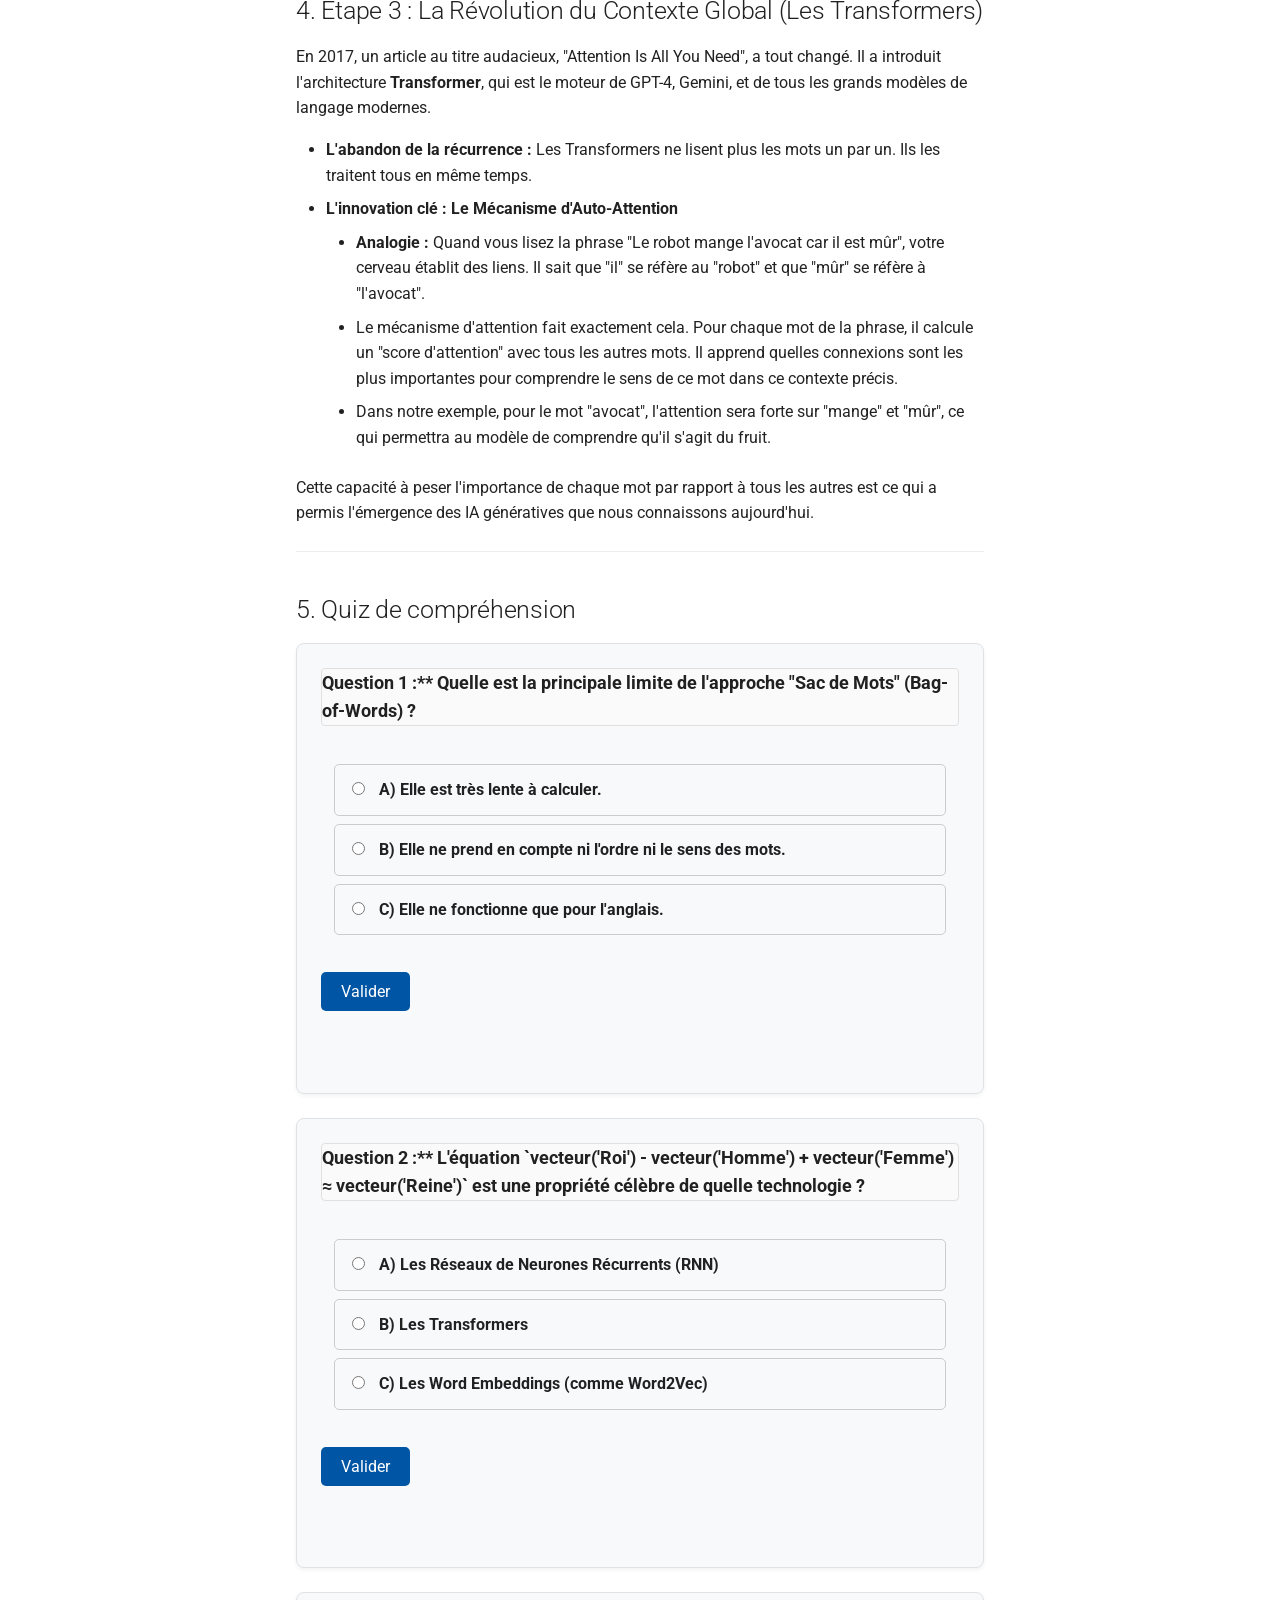
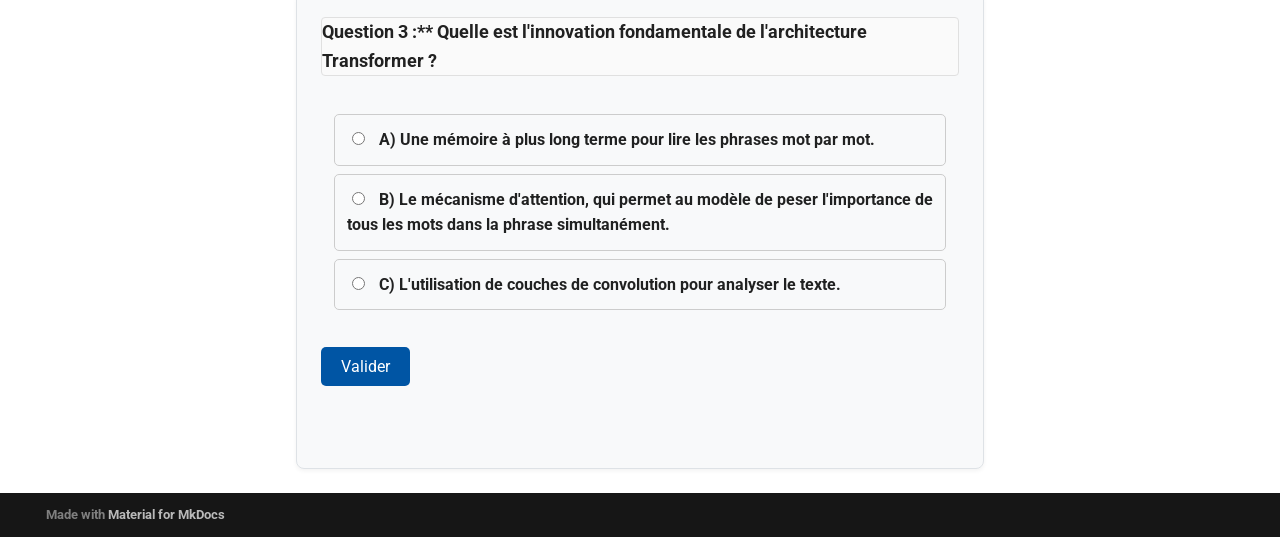
<file: semestre8-1/2_taln/index.html>
<!doctype html>
<html lang="fr" class="no-js">
  <head>
    
      <meta charset="utf-8">
      <meta name="viewport" content="width=device-width,initial-scale=1">
      
        <meta name="description" content="Un outil éducatif pour la spécialité Intelligence Artificielle de l'ESAIP.">
      
      
        <meta name="author" content="Mathis Marsault">
      
      
      
        <link rel="prev" href="../1_ia_explicable/">
      
      
        <link rel="next" href="../3_vision_par_ordinateur/">
      
      
      <link rel="icon" href="../../assets/logo.png">
      <meta name="generator" content="mkdocs-1.6.1, mkdocs-material-9.6.15">
    
    
      
        <title>TALN - ESAIP - Outil d'Apprentissage IA</title>
      
    
    
      <link rel="stylesheet" href="../../assets/stylesheets/main.342714a4.min.css">
      
        
        <link rel="stylesheet" href="../../assets/stylesheets/palette.06af60db.min.css">
      
      


    
    
      
    
    
      
        
        
        <link rel="preconnect" href="https://fonts.gstatic.com" crossorigin>
        <link rel="stylesheet" href="https://fonts.googleapis.com/css?family=Roboto:300,300i,400,400i,700,700i%7CRoboto+Mono:400,400i,700,700i&display=fallback">
        <style>:root{--md-text-font:"Roboto";--md-code-font:"Roboto Mono"}</style>
      
    
    
      <link rel="stylesheet" href="../../stylesheets/extra.css">
    
    <script>__md_scope=new URL("../..",location),__md_hash=e=>[...e].reduce(((e,_)=>(e<<5)-e+_.charCodeAt(0)),0),__md_get=(e,_=localStorage,t=__md_scope)=>JSON.parse(_.getItem(t.pathname+"."+e)),__md_set=(e,_,t=localStorage,a=__md_scope)=>{try{t.setItem(a.pathname+"."+e,JSON.stringify(_))}catch(e){}}</script>
    
      

    
    
    
  </head>
  
  
    
    
      
    
    
    
    
    <body dir="ltr" data-md-color-scheme="default" data-md-color-primary="custom" data-md-color-accent="light-blue">
  
    
    <input class="md-toggle" data-md-toggle="drawer" type="checkbox" id="__drawer" autocomplete="off">
    <input class="md-toggle" data-md-toggle="search" type="checkbox" id="__search" autocomplete="off">
    <label class="md-overlay" for="__drawer"></label>
    <div data-md-component="skip">
      
        
        <a href="#module-6-traitement-automatique-du-langage-naturel-taln" class="md-skip">
          Aller au contenu
        </a>
      
    </div>
    <div data-md-component="announce">
      
    </div>
    
    
      

<header class="md-header" data-md-component="header">
  <nav class="md-header__inner md-grid" aria-label="En-tête">
    <a href="../.." title="ESAIP - Outil d&#39;Apprentissage IA" class="md-header__button md-logo" aria-label="ESAIP - Outil d'Apprentissage IA" data-md-component="logo">
      
  <img src="../../assets/logo.png" alt="logo">

    </a>
    <label class="md-header__button md-icon" for="__drawer">
      
      <svg xmlns="http://www.w3.org/2000/svg" viewBox="0 0 24 24"><path d="M3 6h18v2H3zm0 5h18v2H3zm0 5h18v2H3z"/></svg>
    </label>
    <div class="md-header__title" data-md-component="header-title">
      <div class="md-header__ellipsis">
        <div class="md-header__topic">
          <span class="md-ellipsis">
            ESAIP - Outil d'Apprentissage IA
          </span>
        </div>
        <div class="md-header__topic" data-md-component="header-topic">
          <span class="md-ellipsis">
            
              TALN
            
          </span>
        </div>
      </div>
    </div>
    
      
        <form class="md-header__option" data-md-component="palette">
  
    
    
    
    <input class="md-option" data-md-color-media="" data-md-color-scheme="default" data-md-color-primary="custom" data-md-color-accent="light-blue"  aria-label="Passer au mode nuit"  type="radio" name="__palette" id="__palette_0">
    
      <label class="md-header__button md-icon" title="Passer au mode nuit" for="__palette_1" hidden>
        <svg xmlns="http://www.w3.org/2000/svg" viewBox="0 0 24 24"><path d="M12 8a4 4 0 0 0-4 4 4 4 0 0 0 4 4 4 4 0 0 0 4-4 4 4 0 0 0-4-4m0 10a6 6 0 0 1-6-6 6 6 0 0 1 6-6 6 6 0 0 1 6 6 6 6 0 0 1-6 6m8-9.31V4h-4.69L12 .69 8.69 4H4v4.69L.69 12 4 15.31V20h4.69L12 23.31 15.31 20H20v-4.69L23.31 12z"/></svg>
      </label>
    
  
    
    
    
    <input class="md-option" data-md-color-media="" data-md-color-scheme="slate" data-md-color-primary="custom" data-md-color-accent="light-blue"  aria-label="Passer au mode jour"  type="radio" name="__palette" id="__palette_1">
    
      <label class="md-header__button md-icon" title="Passer au mode jour" for="__palette_0" hidden>
        <svg xmlns="http://www.w3.org/2000/svg" viewBox="0 0 24 24"><path d="M12 18c-.89 0-1.74-.2-2.5-.55C11.56 16.5 13 14.42 13 12s-1.44-4.5-3.5-5.45C10.26 6.2 11.11 6 12 6a6 6 0 0 1 6 6 6 6 0 0 1-6 6m8-9.31V4h-4.69L12 .69 8.69 4H4v4.69L.69 12 4 15.31V20h4.69L12 23.31 15.31 20H20v-4.69L23.31 12z"/></svg>
      </label>
    
  
</form>
      
    
    
      <script>var palette=__md_get("__palette");if(palette&&palette.color){if("(prefers-color-scheme)"===palette.color.media){var media=matchMedia("(prefers-color-scheme: light)"),input=document.querySelector(media.matches?"[data-md-color-media='(prefers-color-scheme: light)']":"[data-md-color-media='(prefers-color-scheme: dark)']");palette.color.media=input.getAttribute("data-md-color-media"),palette.color.scheme=input.getAttribute("data-md-color-scheme"),palette.color.primary=input.getAttribute("data-md-color-primary"),palette.color.accent=input.getAttribute("data-md-color-accent")}for(var[key,value]of Object.entries(palette.color))document.body.setAttribute("data-md-color-"+key,value)}</script>
    
    
    
      
      
        <label class="md-header__button md-icon" for="__search">
          
          <svg xmlns="http://www.w3.org/2000/svg" viewBox="0 0 24 24"><path d="M9.5 3A6.5 6.5 0 0 1 16 9.5c0 1.61-.59 3.09-1.56 4.23l.27.27h.79l5 5-1.5 1.5-5-5v-.79l-.27-.27A6.52 6.52 0 0 1 9.5 16 6.5 6.5 0 0 1 3 9.5 6.5 6.5 0 0 1 9.5 3m0 2C7 5 5 7 5 9.5S7 14 9.5 14 14 12 14 9.5 12 5 9.5 5"/></svg>
        </label>
        <div class="md-search" data-md-component="search" role="dialog">
  <label class="md-search__overlay" for="__search"></label>
  <div class="md-search__inner" role="search">
    <form class="md-search__form" name="search">
      <input type="text" class="md-search__input" name="query" aria-label="Rechercher" placeholder="Rechercher" autocapitalize="off" autocorrect="off" autocomplete="off" spellcheck="false" data-md-component="search-query" required>
      <label class="md-search__icon md-icon" for="__search">
        
        <svg xmlns="http://www.w3.org/2000/svg" viewBox="0 0 24 24"><path d="M9.5 3A6.5 6.5 0 0 1 16 9.5c0 1.61-.59 3.09-1.56 4.23l.27.27h.79l5 5-1.5 1.5-5-5v-.79l-.27-.27A6.52 6.52 0 0 1 9.5 16 6.5 6.5 0 0 1 3 9.5 6.5 6.5 0 0 1 9.5 3m0 2C7 5 5 7 5 9.5S7 14 9.5 14 14 12 14 9.5 12 5 9.5 5"/></svg>
        
        <svg xmlns="http://www.w3.org/2000/svg" viewBox="0 0 24 24"><path d="M20 11v2H8l5.5 5.5-1.42 1.42L4.16 12l7.92-7.92L13.5 5.5 8 11z"/></svg>
      </label>
      <nav class="md-search__options" aria-label="Recherche">
        
        <button type="reset" class="md-search__icon md-icon" title="Effacer" aria-label="Effacer" tabindex="-1">
          
          <svg xmlns="http://www.w3.org/2000/svg" viewBox="0 0 24 24"><path d="M19 6.41 17.59 5 12 10.59 6.41 5 5 6.41 10.59 12 5 17.59 6.41 19 12 13.41 17.59 19 19 17.59 13.41 12z"/></svg>
        </button>
      </nav>
      
        <div class="md-search__suggest" data-md-component="search-suggest"></div>
      
    </form>
    <div class="md-search__output">
      <div class="md-search__scrollwrap" tabindex="0" data-md-scrollfix>
        <div class="md-search-result" data-md-component="search-result">
          <div class="md-search-result__meta">
            Initialisation de la recherche
          </div>
          <ol class="md-search-result__list" role="presentation"></ol>
        </div>
      </div>
    </div>
  </div>
</div>
      
    
    
  </nav>
  
</header>
    
    <div class="md-container" data-md-component="container">
      
      
        
          
            
<nav class="md-tabs" aria-label="Onglets" data-md-component="tabs">
  <div class="md-grid">
    <ul class="md-tabs__list">
      
        
  
  
  
  
    <li class="md-tabs__item">
      <a href="../.." class="md-tabs__link">
        
  
  
    
  
  Accueil

      </a>
    </li>
  

      
        
  
  
  
  
    
    
      <li class="md-tabs__item">
        <a href="../../semestre7/1_ethique_ia/" class="md-tabs__link">
          
  
  
  Semestre 7

        </a>
      </li>
    
  

      
        
  
  
  
    
  
  
    
    
      <li class="md-tabs__item md-tabs__item--active">
        <a href="../1_ia_explicable/" class="md-tabs__link">
          
  
  
  Semestre 8-1

        </a>
      </li>
    
  

      
        
  
  
  
  
    
    
      <li class="md-tabs__item">
        <a href="../../semestre8-2/1_apprentissage_renforcement/" class="md-tabs__link">
          
  
  
  Semestre 8-2

        </a>
      </li>
    
  

      
        
  
  
  
  
    <li class="md-tabs__item">
      <a href="../../sources/" class="md-tabs__link">
        
  
  
    
  
  Sources

      </a>
    </li>
  

      
    </ul>
  </div>
</nav>
          
        
      
      <main class="md-main" data-md-component="main">
        <div class="md-main__inner md-grid">
          
            
              
              <div class="md-sidebar md-sidebar--primary" data-md-component="sidebar" data-md-type="navigation" >
                <div class="md-sidebar__scrollwrap">
                  <div class="md-sidebar__inner">
                    


  


<nav class="md-nav md-nav--primary md-nav--lifted" aria-label="Navigation" data-md-level="0">
  <label class="md-nav__title" for="__drawer">
    <a href="../.." title="ESAIP - Outil d&#39;Apprentissage IA" class="md-nav__button md-logo" aria-label="ESAIP - Outil d'Apprentissage IA" data-md-component="logo">
      
  <img src="../../assets/logo.png" alt="logo">

    </a>
    ESAIP - Outil d'Apprentissage IA
  </label>
  
  <ul class="md-nav__list" data-md-scrollfix>
    
      
      
  
  
  
  
    <li class="md-nav__item">
      <a href="../.." class="md-nav__link">
        
  
  
  <span class="md-ellipsis">
    Accueil
    
  </span>
  

      </a>
    </li>
  

    
      
      
  
  
  
  
    
    
    
    
      
      
    
    
    <li class="md-nav__item md-nav__item--nested">
      
        
        
        <input class="md-nav__toggle md-toggle " type="checkbox" id="__nav_2" >
        
          
          <label class="md-nav__link" for="__nav_2" id="__nav_2_label" tabindex="0">
            
  
  
  <span class="md-ellipsis">
    Semestre 7
    
  </span>
  

            <span class="md-nav__icon md-icon"></span>
          </label>
        
        <nav class="md-nav" data-md-level="1" aria-labelledby="__nav_2_label" aria-expanded="false">
          <label class="md-nav__title" for="__nav_2">
            <span class="md-nav__icon md-icon"></span>
            Semestre 7
          </label>
          <ul class="md-nav__list" data-md-scrollfix>
            
              
                
  
  
  
  
    <li class="md-nav__item">
      <a href="../../semestre7/1_ethique_ia/" class="md-nav__link">
        
  
  
  <span class="md-ellipsis">
    Éthique et IA
    
  </span>
  

      </a>
    </li>
  

              
            
              
                
  
  
  
  
    <li class="md-nav__item">
      <a href="../../semestre7/2_ingenierie_donnees/" class="md-nav__link">
        
  
  
  <span class="md-ellipsis">
    Ingénierie des Données
    
  </span>
  

      </a>
    </li>
  

              
            
              
                
  
  
  
  
    <li class="md-nav__item">
      <a href="../../semestre7/3_deep_learning/" class="md-nav__link">
        
  
  
  <span class="md-ellipsis">
    Deep Learning
    
  </span>
  

      </a>
    </li>
  

              
            
              
                
  
  
  
  
    <li class="md-nav__item">
      <a href="../../semestre7/4_optimisation_multicritere/" class="md-nav__link">
        
  
  
  <span class="md-ellipsis">
    Optimisation Multicritère
    
  </span>
  

      </a>
    </li>
  

              
            
          </ul>
        </nav>
      
    </li>
  

    
      
      
  
  
    
  
  
  
    
    
    
    
      
        
        
      
      
    
    
    <li class="md-nav__item md-nav__item--active md-nav__item--section md-nav__item--nested">
      
        
        
        <input class="md-nav__toggle md-toggle " type="checkbox" id="__nav_3" checked>
        
          
          <label class="md-nav__link" for="__nav_3" id="__nav_3_label" tabindex="">
            
  
  
  <span class="md-ellipsis">
    Semestre 8-1
    
  </span>
  

            <span class="md-nav__icon md-icon"></span>
          </label>
        
        <nav class="md-nav" data-md-level="1" aria-labelledby="__nav_3_label" aria-expanded="true">
          <label class="md-nav__title" for="__nav_3">
            <span class="md-nav__icon md-icon"></span>
            Semestre 8-1
          </label>
          <ul class="md-nav__list" data-md-scrollfix>
            
              
                
  
  
  
  
    <li class="md-nav__item">
      <a href="../1_ia_explicable/" class="md-nav__link">
        
  
  
  <span class="md-ellipsis">
    IA Explicable (XAI)
    
  </span>
  

      </a>
    </li>
  

              
            
              
                
  
  
    
  
  
  
    <li class="md-nav__item md-nav__item--active">
      
      <input class="md-nav__toggle md-toggle" type="checkbox" id="__toc">
      
      
        
      
      
        <label class="md-nav__link md-nav__link--active" for="__toc">
          
  
  
  <span class="md-ellipsis">
    TALN
    
  </span>
  

          <span class="md-nav__icon md-icon"></span>
        </label>
      
      <a href="./" class="md-nav__link md-nav__link--active">
        
  
  
  <span class="md-ellipsis">
    TALN
    
  </span>
  

      </a>
      
        

<nav class="md-nav md-nav--secondary" aria-label="Table des matières">
  
  
  
    
  
  
    <label class="md-nav__title" for="__toc">
      <span class="md-nav__icon md-icon"></span>
      Table des matières
    </label>
    <ul class="md-nav__list" data-md-component="toc" data-md-scrollfix>
      
        <li class="md-nav__item">
  <a href="#1-introduction-la-quete-du-contexte" class="md-nav__link">
    <span class="md-ellipsis">
      1. Introduction : La Quête du Contexte
    </span>
  </a>
  
</li>
      
        <li class="md-nav__item">
  <a href="#2-etape-1-donner-un-sens-aux-mots-word-embeddings" class="md-nav__link">
    <span class="md-ellipsis">
      2. Étape 1 : Donner un Sens aux Mots (Word Embeddings)
    </span>
  </a>
  
</li>
      
        <li class="md-nav__item">
  <a href="#3-etape-2-comprendre-lordre-des-mots-rnn-lstm" class="md-nav__link">
    <span class="md-ellipsis">
      3. Étape 2 : Comprendre l'Ordre des Mots (RNN &amp; LSTM)
    </span>
  </a>
  
</li>
      
        <li class="md-nav__item">
  <a href="#4-etape-3-la-revolution-du-contexte-global-les-transformers" class="md-nav__link">
    <span class="md-ellipsis">
      4. Étape 3 : La Révolution du Contexte Global (Les Transformers)
    </span>
  </a>
  
</li>
      
        <li class="md-nav__item">
  <a href="#5-quiz-de-comprehension" class="md-nav__link">
    <span class="md-ellipsis">
      5. Quiz de compréhension
    </span>
  </a>
  
</li>
      
    </ul>
  
</nav>
      
    </li>
  

              
            
              
                
  
  
  
  
    <li class="md-nav__item">
      <a href="../3_vision_par_ordinateur/" class="md-nav__link">
        
  
  
  <span class="md-ellipsis">
    Vision par Ordinateur
    
  </span>
  

      </a>
    </li>
  

              
            
              
                
  
  
  
  
    <li class="md-nav__item">
      <a href="../4_ia_generative/" class="md-nav__link">
        
  
  
  <span class="md-ellipsis">
    IA Générative
    
  </span>
  

      </a>
    </li>
  

              
            
          </ul>
        </nav>
      
    </li>
  

    
      
      
  
  
  
  
    
    
    
    
      
      
    
    
    <li class="md-nav__item md-nav__item--nested">
      
        
        
        <input class="md-nav__toggle md-toggle " type="checkbox" id="__nav_4" >
        
          
          <label class="md-nav__link" for="__nav_4" id="__nav_4_label" tabindex="0">
            
  
  
  <span class="md-ellipsis">
    Semestre 8-2
    
  </span>
  

            <span class="md-nav__icon md-icon"></span>
          </label>
        
        <nav class="md-nav" data-md-level="1" aria-labelledby="__nav_4_label" aria-expanded="false">
          <label class="md-nav__title" for="__nav_4">
            <span class="md-nav__icon md-icon"></span>
            Semestre 8-2
          </label>
          <ul class="md-nav__list" data-md-scrollfix>
            
              
                
  
  
  
  
    <li class="md-nav__item">
      <a href="../../semestre8-2/1_apprentissage_renforcement/" class="md-nav__link">
        
  
  
  <span class="md-ellipsis">
    Apprentissage par Renforcement
    
  </span>
  

      </a>
    </li>
  

              
            
              
                
  
  
  
  
    <li class="md-nav__item">
      <a href="../../semestre8-2/2_green_ai/" class="md-nav__link">
        
  
  
  <span class="md-ellipsis">
    Green AI
    
  </span>
  

      </a>
    </li>
  

              
            
              
                
  
  
  
  
    <li class="md-nav__item">
      <a href="../../semestre8-2/3_systemes_ia/" class="md-nav__link">
        
  
  
  <span class="md-ellipsis">
    Systèmes d’IA (MLOps)
    
  </span>
  

      </a>
    </li>
  

              
            
              
                
  
  
  
  
    <li class="md-nav__item">
      <a href="../../semestre8-2/4_challenge_ia/" class="md-nav__link">
        
  
  
  <span class="md-ellipsis">
    Challenge IA
    
  </span>
  

      </a>
    </li>
  

              
            
          </ul>
        </nav>
      
    </li>
  

    
      
      
  
  
  
  
    <li class="md-nav__item">
      <a href="../../sources/" class="md-nav__link">
        
  
  
  <span class="md-ellipsis">
    Sources
    
  </span>
  

      </a>
    </li>
  

    
  </ul>
</nav>
                  </div>
                </div>
              </div>
            
            
              
              <div class="md-sidebar md-sidebar--secondary" data-md-component="sidebar" data-md-type="toc" >
                <div class="md-sidebar__scrollwrap">
                  <div class="md-sidebar__inner">
                    

<nav class="md-nav md-nav--secondary" aria-label="Table des matières">
  
  
  
    
  
  
    <label class="md-nav__title" for="__toc">
      <span class="md-nav__icon md-icon"></span>
      Table des matières
    </label>
    <ul class="md-nav__list" data-md-component="toc" data-md-scrollfix>
      
        <li class="md-nav__item">
  <a href="#1-introduction-la-quete-du-contexte" class="md-nav__link">
    <span class="md-ellipsis">
      1. Introduction : La Quête du Contexte
    </span>
  </a>
  
</li>
      
        <li class="md-nav__item">
  <a href="#2-etape-1-donner-un-sens-aux-mots-word-embeddings" class="md-nav__link">
    <span class="md-ellipsis">
      2. Étape 1 : Donner un Sens aux Mots (Word Embeddings)
    </span>
  </a>
  
</li>
      
        <li class="md-nav__item">
  <a href="#3-etape-2-comprendre-lordre-des-mots-rnn-lstm" class="md-nav__link">
    <span class="md-ellipsis">
      3. Étape 2 : Comprendre l'Ordre des Mots (RNN &amp; LSTM)
    </span>
  </a>
  
</li>
      
        <li class="md-nav__item">
  <a href="#4-etape-3-la-revolution-du-contexte-global-les-transformers" class="md-nav__link">
    <span class="md-ellipsis">
      4. Étape 3 : La Révolution du Contexte Global (Les Transformers)
    </span>
  </a>
  
</li>
      
        <li class="md-nav__item">
  <a href="#5-quiz-de-comprehension" class="md-nav__link">
    <span class="md-ellipsis">
      5. Quiz de compréhension
    </span>
  </a>
  
</li>
      
    </ul>
  
</nav>
                  </div>
                </div>
              </div>
            
          
          
            <div class="md-content" data-md-component="content">
              <article class="md-content__inner md-typeset">
                
                  



<h1 id="module-6-traitement-automatique-du-langage-naturel-taln">Module 6 : Traitement Automatique du Langage Naturel (TALN)</h1>
<p><strong>Objectif du cours :</strong> Découvrir comment les machines apprennent à comprendre et à générer le langage humain. Vous suivrez l'évolution des idées, de la simple représentation des mots à la capture du contexte complexe avec l'architecture révolutionnaire des Transformers.</p>
<hr />
<h2 id="1-introduction-la-quete-du-contexte">1. Introduction : La Quête du Contexte</h2>
<p>Le plus grand défi du langage humain est son <strong>ambiguïté</strong>. Le mot "avocat" a un sens différent selon qu'on parle d'un fruit ou d'un métier. Tout est une question de <strong>contexte</strong>. L'histoire moderne du TALN est une quête pour trouver des moyens de plus en plus sophistiqués de représenter et de comprendre ce contexte.</p>
<hr />
<h2 id="2-etape-1-donner-un-sens-aux-mots-word-embeddings">2. Étape 1 : Donner un Sens aux Mots (Word Embeddings)</h2>
<p>La première étape est de transformer les mots en vecteurs de nombres que les machines peuvent comprendre.</p>
<ul>
<li>
<p><strong>L'ancienne méthode (limitée) :</strong> Le "Sac de Mots" (Bag-of-Words) se contente de compter les mots. Les phrases "le chien mange la chèvre" et "la chèvre mange le chien" sont identiques pour lui. Il ne capture ni l'ordre, ni le sens.</p>
</li>
<li>
<p><strong>La révolution des "Embeddings" :</strong></p>
<ul>
<li><strong>L'idée clé :</strong> Représenter chaque mot par un vecteur dans un espace à plusieurs centaines de dimensions. Dans cet espace, la <strong>distance et la direction ont un sens</strong>.</li>
<li><strong>Analogie :</strong> Imaginez une carte du monde. "Paris", "Berlin" et "Rome" sont des points proches car ce sont des capitales européennes. "Paris" et "France" sont également proches. La relation vectorielle entre "Paris" et "France" (vecteur "est la capitale de") est la même qu'entre "Rome" et "Italie".</li>
<li>Les algorithmes comme <strong>Word2Vec</strong> apprennent ces représentations en analysant des milliards de phrases. Ils découvrent que des mots qui apparaissent dans des contextes similaires (comme "roi" et "reine") doivent avoir des vecteurs proches. C'est ainsi qu'émerge la fameuse relation : <code>vecteur('Roi') - vecteur('Homme') + vecteur('Femme') ≈ vecteur('Reine')</code>.</li>
</ul>
</li>
</ul>
<hr />
<h2 id="3-etape-2-comprendre-lordre-des-mots-rnn-lstm">3. Étape 2 : Comprendre l'Ordre des Mots (RNN &amp; LSTM)</h2>
<p>Les embeddings donnent un sens aux mots, mais ne comprennent pas l'ordre de la phrase. Pour cela, les <strong>Réseaux de Neurones Récurrents (RNN)</strong> ont été inventés.</p>
<ul>
<li><strong>Idée clé :</strong> Un RNN lit une phrase mot par mot, et maintient une "mémoire" (un état caché) qui est mise à jour à chaque étape. La prédiction pour un mot dépend donc des mots qui l'ont précédé.</li>
<li><strong>Limite :</strong> Cette mémoire est courte. Sur une longue phrase, le RNN a tendance à "oublier" le début. Les <strong>LSTM</strong> sont une version améliorée avec une mémoire à plus long terme, mais le problème de fond persiste.</li>
</ul>
<hr />
<h2 id="4-etape-3-la-revolution-du-contexte-global-les-transformers">4. Étape 3 : La Révolution du Contexte Global (Les Transformers)</h2>
<p>En 2017, un article au titre audacieux, "Attention Is All You Need", a tout changé. Il a introduit l'architecture <strong>Transformer</strong>, qui est le moteur de GPT-4, Gemini, et de tous les grands modèles de langage modernes.</p>
<ul>
<li><strong>L'abandon de la récurrence :</strong> Les Transformers ne lisent plus les mots un par un. Ils les traitent tous en même temps.</li>
<li><strong>L'innovation clé : Le Mécanisme d'Auto-Attention</strong><ul>
<li><strong>Analogie :</strong> Quand vous lisez la phrase "Le robot mange l'avocat car il est mûr", votre cerveau établit des liens. Il sait que "il" se réfère au "robot" et que "mûr" se réfère à "l'avocat".</li>
<li>Le mécanisme d'attention fait exactement cela. Pour chaque mot de la phrase, il calcule un "score d'attention" avec tous les autres mots. Il apprend quelles connexions sont les plus importantes pour comprendre le sens de ce mot dans ce contexte précis.</li>
<li>Dans notre exemple, pour le mot "avocat", l'attention sera forte sur "mange" et "mûr", ce qui permettra au modèle de comprendre qu'il s'agit du fruit.</li>
</ul>
</li>
</ul>
<p>Cette capacité à peser l'importance de chaque mot par rapport à tous les autres est ce qui a permis l'émergence des IA génératives que nous connaissons aujourd'hui.</p>
<hr />
<h2 id="5-quiz-de-comprehension">5. Quiz de compréhension</h2>
<div class="quiz" id="quiz_taln_1">
    <p class="quiz-question"><strong>Question 1 :** Quelle est la principale limite de l'approche "Sac de Mots" (Bag-of-Words) ?</p>
    <div class="quiz-options">
        <label><input type="radio" name="q_taln_1" value="a"> A) Elle est très lente à calculer.</label>
        <label><input type="radio" name="q_taln_1" value="b"> B) Elle ne prend en compte ni l'ordre ni le sens des mots.</label>
        <label><input type="radio" name="q_taln_1" value="c"> C) Elle ne fonctionne que pour l'anglais.</label>
    </div>
    <button class="quiz-submit-button" onclick="checkQuiz('quiz_taln_1', {'q_taln_1': 'b'})">Valider</button>
    <p class="quiz-feedback"></p>
</div>

<div class="quiz" id="quiz_taln_2">
    <p class="quiz-question"><strong>Question 2 :** L'équation `vecteur('Roi') - vecteur('Homme') + vecteur('Femme') ≈ vecteur('Reine')` est une propriété célèbre de quelle technologie ?</p>
    <div class="quiz-options">
        <label><input type="radio" name="q_taln_2" value="a"> A) Les Réseaux de Neurones Récurrents (RNN)</label>
        <label><input type="radio" name="q_taln_2" value="b"> B) Les Transformers</label>
        <label><input type="radio" name="q_taln_2" value="c"> C) Les Word Embeddings (comme Word2Vec)</label>
    </div>
    <button class="quiz-submit-button" onclick="checkQuiz('quiz_taln_2', {'q_taln_2': 'c'})">Valider</button>
    <p class="quiz-feedback"></p>
</div>

<div class="quiz" id="quiz_taln_3">
    <p class="quiz-question"><strong>Question 3 :** Quelle est l'innovation fondamentale de l'architecture Transformer ?</p>
    <div class="quiz-options">
        <label><input type="radio" name="q_taln_3" value="a"> A) Une mémoire à plus long terme pour lire les phrases mot par mot.</label>
        <label><input type="radio" name="q_taln_3" value="b"> B) Le mécanisme d'attention, qui permet au modèle de peser l'importance de tous les mots dans la phrase simultanément.</label>
        <label><input type="radio" name="q_taln_3" value="c"> C) L'utilisation de couches de convolution pour analyser le texte.</label>
    </div>
    <button class="quiz-submit-button" onclick="checkQuiz('quiz_taln_3', {'q_taln_3': 'b'})">Valider</button>
    <p class="quiz-feedback"></p>
</div>












                
              </article>
            </div>
          
          
<script>var target=document.getElementById(location.hash.slice(1));target&&target.name&&(target.checked=target.name.startsWith("__tabbed_"))</script>
        </div>
        
          <button type="button" class="md-top md-icon" data-md-component="top" hidden>
  
  <svg xmlns="http://www.w3.org/2000/svg" viewBox="0 0 24 24"><path d="M13 20h-2V8l-5.5 5.5-1.42-1.42L12 4.16l7.92 7.92-1.42 1.42L13 8z"/></svg>
  Retour en haut de la page
</button>
        
      </main>
      
        <footer class="md-footer">
  
  <div class="md-footer-meta md-typeset">
    <div class="md-footer-meta__inner md-grid">
      <div class="md-copyright">
  
  
    Made with
    <a href="https://squidfunk.github.io/mkdocs-material/" target="_blank" rel="noopener">
      Material for MkDocs
    </a>
  
</div>
      
    </div>
  </div>
</footer>
      
    </div>
    <div class="md-dialog" data-md-component="dialog">
      <div class="md-dialog__inner md-typeset"></div>
    </div>
    
    
    
      
      <script id="__config" type="application/json">{"base": "../..", "features": ["navigation.tabs", "navigation.top", "search.suggest", "search.highlight", "content.code.annotate"], "search": "../../assets/javascripts/workers/search.d50fe291.min.js", "tags": null, "translations": {"clipboard.copied": "Copi\u00e9 dans le presse-papier", "clipboard.copy": "Copier dans le presse-papier", "search.result.more.one": "1 de plus sur cette page", "search.result.more.other": "# de plus sur cette page", "search.result.none": "Aucun document trouv\u00e9", "search.result.one": "1 document trouv\u00e9", "search.result.other": "# documents trouv\u00e9s", "search.result.placeholder": "Taper pour d\u00e9marrer la recherche", "search.result.term.missing": "Non trouv\u00e9", "select.version": "S\u00e9lectionner la version"}, "version": null}</script>
    
    
      <script src="../../assets/javascripts/bundle.56ea9cef.min.js"></script>
      
        <script src="../../javascripts/quiz.js"></script>
      
    
  </body>
</html>
</file>
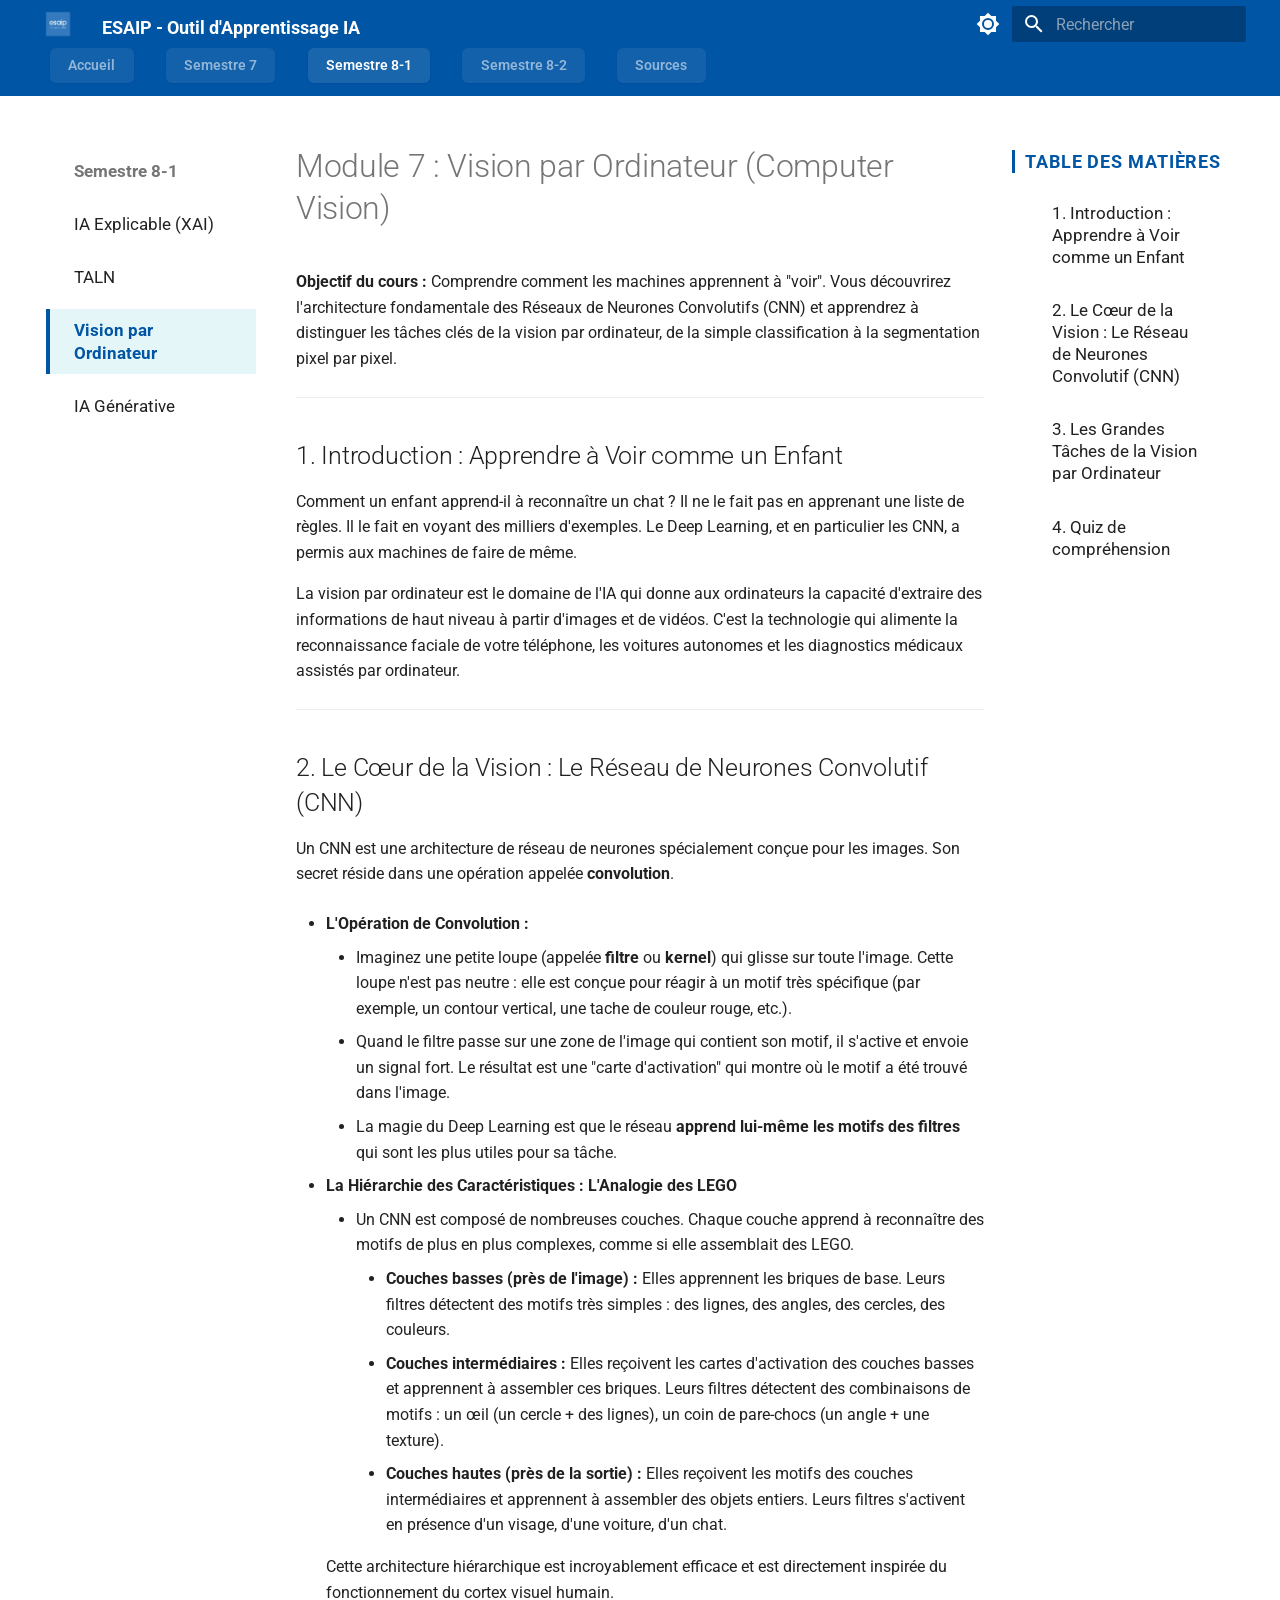
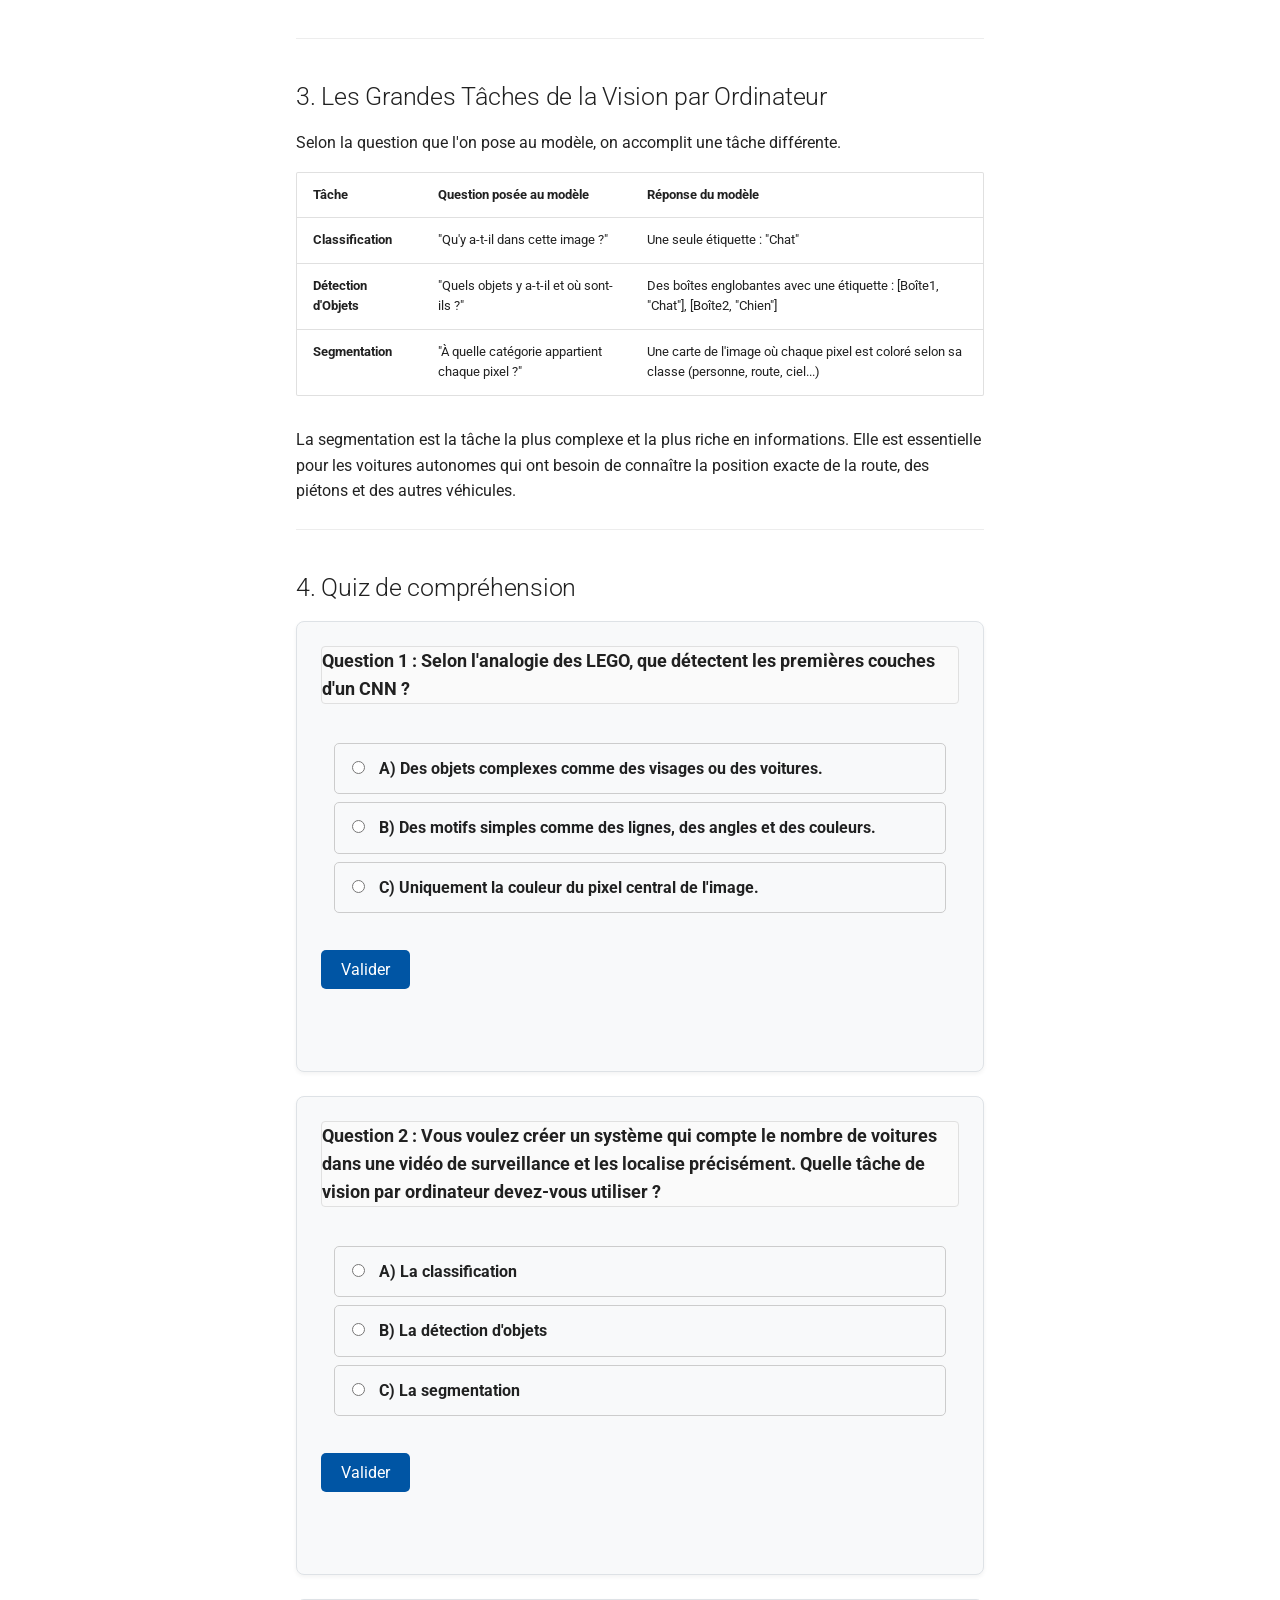
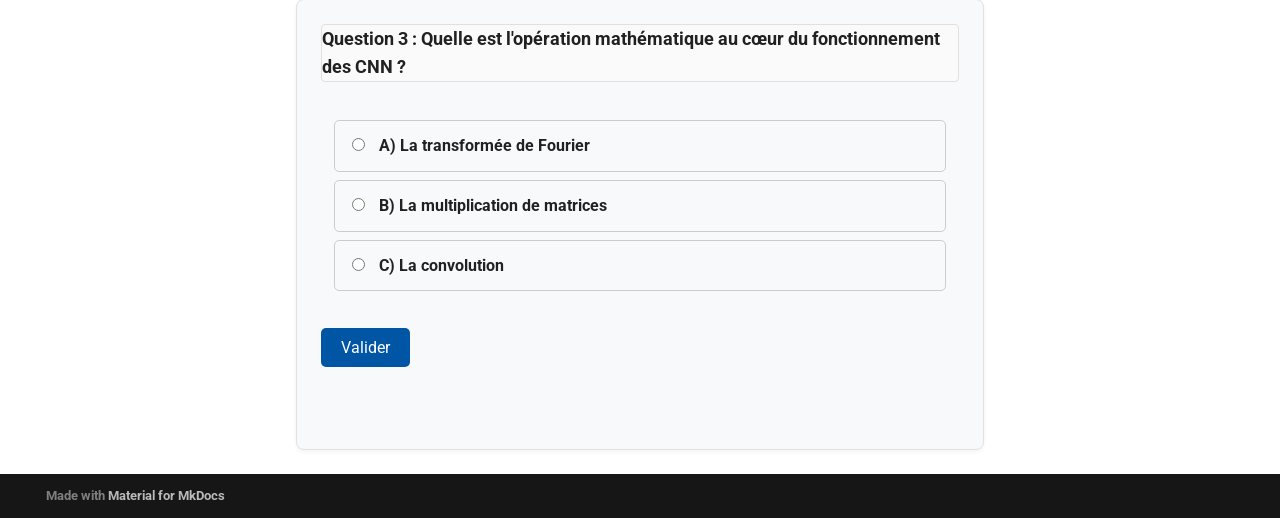
<file: semestre8-1/3_vision_par_ordinateur/index.html>
<!doctype html>
<html lang="fr" class="no-js">
  <head>
    
      <meta charset="utf-8">
      <meta name="viewport" content="width=device-width,initial-scale=1">
      
        <meta name="description" content="Un outil éducatif pour la spécialité Intelligence Artificielle de l'ESAIP.">
      
      
        <meta name="author" content="Mathis Marsault">
      
      
      
        <link rel="prev" href="../2_taln/">
      
      
        <link rel="next" href="../4_ia_generative/">
      
      
      <link rel="icon" href="../../assets/logo.png">
      <meta name="generator" content="mkdocs-1.6.1, mkdocs-material-9.6.15">
    
    
      
        <title>Vision par Ordinateur - ESAIP - Outil d'Apprentissage IA</title>
      
    
    
      <link rel="stylesheet" href="../../assets/stylesheets/main.342714a4.min.css">
      
        
        <link rel="stylesheet" href="../../assets/stylesheets/palette.06af60db.min.css">
      
      


    
    
      
    
    
      
        
        
        <link rel="preconnect" href="https://fonts.gstatic.com" crossorigin>
        <link rel="stylesheet" href="https://fonts.googleapis.com/css?family=Roboto:300,300i,400,400i,700,700i%7CRoboto+Mono:400,400i,700,700i&display=fallback">
        <style>:root{--md-text-font:"Roboto";--md-code-font:"Roboto Mono"}</style>
      
    
    
      <link rel="stylesheet" href="../../stylesheets/extra.css">
    
    <script>__md_scope=new URL("../..",location),__md_hash=e=>[...e].reduce(((e,_)=>(e<<5)-e+_.charCodeAt(0)),0),__md_get=(e,_=localStorage,t=__md_scope)=>JSON.parse(_.getItem(t.pathname+"."+e)),__md_set=(e,_,t=localStorage,a=__md_scope)=>{try{t.setItem(a.pathname+"."+e,JSON.stringify(_))}catch(e){}}</script>
    
      

    
    
    
  </head>
  
  
    
    
      
    
    
    
    
    <body dir="ltr" data-md-color-scheme="default" data-md-color-primary="custom" data-md-color-accent="light-blue">
  
    
    <input class="md-toggle" data-md-toggle="drawer" type="checkbox" id="__drawer" autocomplete="off">
    <input class="md-toggle" data-md-toggle="search" type="checkbox" id="__search" autocomplete="off">
    <label class="md-overlay" for="__drawer"></label>
    <div data-md-component="skip">
      
        
        <a href="#module-7-vision-par-ordinateur-computer-vision" class="md-skip">
          Aller au contenu
        </a>
      
    </div>
    <div data-md-component="announce">
      
    </div>
    
    
      

<header class="md-header" data-md-component="header">
  <nav class="md-header__inner md-grid" aria-label="En-tête">
    <a href="../.." title="ESAIP - Outil d&#39;Apprentissage IA" class="md-header__button md-logo" aria-label="ESAIP - Outil d'Apprentissage IA" data-md-component="logo">
      
  <img src="../../assets/logo.png" alt="logo">

    </a>
    <label class="md-header__button md-icon" for="__drawer">
      
      <svg xmlns="http://www.w3.org/2000/svg" viewBox="0 0 24 24"><path d="M3 6h18v2H3zm0 5h18v2H3zm0 5h18v2H3z"/></svg>
    </label>
    <div class="md-header__title" data-md-component="header-title">
      <div class="md-header__ellipsis">
        <div class="md-header__topic">
          <span class="md-ellipsis">
            ESAIP - Outil d'Apprentissage IA
          </span>
        </div>
        <div class="md-header__topic" data-md-component="header-topic">
          <span class="md-ellipsis">
            
              Vision par Ordinateur
            
          </span>
        </div>
      </div>
    </div>
    
      
        <form class="md-header__option" data-md-component="palette">
  
    
    
    
    <input class="md-option" data-md-color-media="" data-md-color-scheme="default" data-md-color-primary="custom" data-md-color-accent="light-blue"  aria-label="Passer au mode nuit"  type="radio" name="__palette" id="__palette_0">
    
      <label class="md-header__button md-icon" title="Passer au mode nuit" for="__palette_1" hidden>
        <svg xmlns="http://www.w3.org/2000/svg" viewBox="0 0 24 24"><path d="M12 8a4 4 0 0 0-4 4 4 4 0 0 0 4 4 4 4 0 0 0 4-4 4 4 0 0 0-4-4m0 10a6 6 0 0 1-6-6 6 6 0 0 1 6-6 6 6 0 0 1 6 6 6 6 0 0 1-6 6m8-9.31V4h-4.69L12 .69 8.69 4H4v4.69L.69 12 4 15.31V20h4.69L12 23.31 15.31 20H20v-4.69L23.31 12z"/></svg>
      </label>
    
  
    
    
    
    <input class="md-option" data-md-color-media="" data-md-color-scheme="slate" data-md-color-primary="custom" data-md-color-accent="light-blue"  aria-label="Passer au mode jour"  type="radio" name="__palette" id="__palette_1">
    
      <label class="md-header__button md-icon" title="Passer au mode jour" for="__palette_0" hidden>
        <svg xmlns="http://www.w3.org/2000/svg" viewBox="0 0 24 24"><path d="M12 18c-.89 0-1.74-.2-2.5-.55C11.56 16.5 13 14.42 13 12s-1.44-4.5-3.5-5.45C10.26 6.2 11.11 6 12 6a6 6 0 0 1 6 6 6 6 0 0 1-6 6m8-9.31V4h-4.69L12 .69 8.69 4H4v4.69L.69 12 4 15.31V20h4.69L12 23.31 15.31 20H20v-4.69L23.31 12z"/></svg>
      </label>
    
  
</form>
      
    
    
      <script>var palette=__md_get("__palette");if(palette&&palette.color){if("(prefers-color-scheme)"===palette.color.media){var media=matchMedia("(prefers-color-scheme: light)"),input=document.querySelector(media.matches?"[data-md-color-media='(prefers-color-scheme: light)']":"[data-md-color-media='(prefers-color-scheme: dark)']");palette.color.media=input.getAttribute("data-md-color-media"),palette.color.scheme=input.getAttribute("data-md-color-scheme"),palette.color.primary=input.getAttribute("data-md-color-primary"),palette.color.accent=input.getAttribute("data-md-color-accent")}for(var[key,value]of Object.entries(palette.color))document.body.setAttribute("data-md-color-"+key,value)}</script>
    
    
    
      
      
        <label class="md-header__button md-icon" for="__search">
          
          <svg xmlns="http://www.w3.org/2000/svg" viewBox="0 0 24 24"><path d="M9.5 3A6.5 6.5 0 0 1 16 9.5c0 1.61-.59 3.09-1.56 4.23l.27.27h.79l5 5-1.5 1.5-5-5v-.79l-.27-.27A6.52 6.52 0 0 1 9.5 16 6.5 6.5 0 0 1 3 9.5 6.5 6.5 0 0 1 9.5 3m0 2C7 5 5 7 5 9.5S7 14 9.5 14 14 12 14 9.5 12 5 9.5 5"/></svg>
        </label>
        <div class="md-search" data-md-component="search" role="dialog">
  <label class="md-search__overlay" for="__search"></label>
  <div class="md-search__inner" role="search">
    <form class="md-search__form" name="search">
      <input type="text" class="md-search__input" name="query" aria-label="Rechercher" placeholder="Rechercher" autocapitalize="off" autocorrect="off" autocomplete="off" spellcheck="false" data-md-component="search-query" required>
      <label class="md-search__icon md-icon" for="__search">
        
        <svg xmlns="http://www.w3.org/2000/svg" viewBox="0 0 24 24"><path d="M9.5 3A6.5 6.5 0 0 1 16 9.5c0 1.61-.59 3.09-1.56 4.23l.27.27h.79l5 5-1.5 1.5-5-5v-.79l-.27-.27A6.52 6.52 0 0 1 9.5 16 6.5 6.5 0 0 1 3 9.5 6.5 6.5 0 0 1 9.5 3m0 2C7 5 5 7 5 9.5S7 14 9.5 14 14 12 14 9.5 12 5 9.5 5"/></svg>
        
        <svg xmlns="http://www.w3.org/2000/svg" viewBox="0 0 24 24"><path d="M20 11v2H8l5.5 5.5-1.42 1.42L4.16 12l7.92-7.92L13.5 5.5 8 11z"/></svg>
      </label>
      <nav class="md-search__options" aria-label="Recherche">
        
        <button type="reset" class="md-search__icon md-icon" title="Effacer" aria-label="Effacer" tabindex="-1">
          
          <svg xmlns="http://www.w3.org/2000/svg" viewBox="0 0 24 24"><path d="M19 6.41 17.59 5 12 10.59 6.41 5 5 6.41 10.59 12 5 17.59 6.41 19 12 13.41 17.59 19 19 17.59 13.41 12z"/></svg>
        </button>
      </nav>
      
        <div class="md-search__suggest" data-md-component="search-suggest"></div>
      
    </form>
    <div class="md-search__output">
      <div class="md-search__scrollwrap" tabindex="0" data-md-scrollfix>
        <div class="md-search-result" data-md-component="search-result">
          <div class="md-search-result__meta">
            Initialisation de la recherche
          </div>
          <ol class="md-search-result__list" role="presentation"></ol>
        </div>
      </div>
    </div>
  </div>
</div>
      
    
    
  </nav>
  
</header>
    
    <div class="md-container" data-md-component="container">
      
      
        
          
            
<nav class="md-tabs" aria-label="Onglets" data-md-component="tabs">
  <div class="md-grid">
    <ul class="md-tabs__list">
      
        
  
  
  
  
    <li class="md-tabs__item">
      <a href="../.." class="md-tabs__link">
        
  
  
    
  
  Accueil

      </a>
    </li>
  

      
        
  
  
  
  
    
    
      <li class="md-tabs__item">
        <a href="../../semestre7/1_ethique_ia/" class="md-tabs__link">
          
  
  
  Semestre 7

        </a>
      </li>
    
  

      
        
  
  
  
    
  
  
    
    
      <li class="md-tabs__item md-tabs__item--active">
        <a href="../1_ia_explicable/" class="md-tabs__link">
          
  
  
  Semestre 8-1

        </a>
      </li>
    
  

      
        
  
  
  
  
    
    
      <li class="md-tabs__item">
        <a href="../../semestre8-2/1_apprentissage_renforcement/" class="md-tabs__link">
          
  
  
  Semestre 8-2

        </a>
      </li>
    
  

      
        
  
  
  
  
    <li class="md-tabs__item">
      <a href="../../sources/" class="md-tabs__link">
        
  
  
    
  
  Sources

      </a>
    </li>
  

      
    </ul>
  </div>
</nav>
          
        
      
      <main class="md-main" data-md-component="main">
        <div class="md-main__inner md-grid">
          
            
              
              <div class="md-sidebar md-sidebar--primary" data-md-component="sidebar" data-md-type="navigation" >
                <div class="md-sidebar__scrollwrap">
                  <div class="md-sidebar__inner">
                    


  


<nav class="md-nav md-nav--primary md-nav--lifted" aria-label="Navigation" data-md-level="0">
  <label class="md-nav__title" for="__drawer">
    <a href="../.." title="ESAIP - Outil d&#39;Apprentissage IA" class="md-nav__button md-logo" aria-label="ESAIP - Outil d'Apprentissage IA" data-md-component="logo">
      
  <img src="../../assets/logo.png" alt="logo">

    </a>
    ESAIP - Outil d'Apprentissage IA
  </label>
  
  <ul class="md-nav__list" data-md-scrollfix>
    
      
      
  
  
  
  
    <li class="md-nav__item">
      <a href="../.." class="md-nav__link">
        
  
  
  <span class="md-ellipsis">
    Accueil
    
  </span>
  

      </a>
    </li>
  

    
      
      
  
  
  
  
    
    
    
    
      
      
    
    
    <li class="md-nav__item md-nav__item--nested">
      
        
        
        <input class="md-nav__toggle md-toggle " type="checkbox" id="__nav_2" >
        
          
          <label class="md-nav__link" for="__nav_2" id="__nav_2_label" tabindex="0">
            
  
  
  <span class="md-ellipsis">
    Semestre 7
    
  </span>
  

            <span class="md-nav__icon md-icon"></span>
          </label>
        
        <nav class="md-nav" data-md-level="1" aria-labelledby="__nav_2_label" aria-expanded="false">
          <label class="md-nav__title" for="__nav_2">
            <span class="md-nav__icon md-icon"></span>
            Semestre 7
          </label>
          <ul class="md-nav__list" data-md-scrollfix>
            
              
                
  
  
  
  
    <li class="md-nav__item">
      <a href="../../semestre7/1_ethique_ia/" class="md-nav__link">
        
  
  
  <span class="md-ellipsis">
    Éthique et IA
    
  </span>
  

      </a>
    </li>
  

              
            
              
                
  
  
  
  
    <li class="md-nav__item">
      <a href="../../semestre7/2_ingenierie_donnees/" class="md-nav__link">
        
  
  
  <span class="md-ellipsis">
    Ingénierie des Données
    
  </span>
  

      </a>
    </li>
  

              
            
              
                
  
  
  
  
    <li class="md-nav__item">
      <a href="../../semestre7/3_deep_learning/" class="md-nav__link">
        
  
  
  <span class="md-ellipsis">
    Deep Learning
    
  </span>
  

      </a>
    </li>
  

              
            
              
                
  
  
  
  
    <li class="md-nav__item">
      <a href="../../semestre7/4_optimisation_multicritere/" class="md-nav__link">
        
  
  
  <span class="md-ellipsis">
    Optimisation Multicritère
    
  </span>
  

      </a>
    </li>
  

              
            
          </ul>
        </nav>
      
    </li>
  

    
      
      
  
  
    
  
  
  
    
    
    
    
      
        
        
      
      
    
    
    <li class="md-nav__item md-nav__item--active md-nav__item--section md-nav__item--nested">
      
        
        
        <input class="md-nav__toggle md-toggle " type="checkbox" id="__nav_3" checked>
        
          
          <label class="md-nav__link" for="__nav_3" id="__nav_3_label" tabindex="">
            
  
  
  <span class="md-ellipsis">
    Semestre 8-1
    
  </span>
  

            <span class="md-nav__icon md-icon"></span>
          </label>
        
        <nav class="md-nav" data-md-level="1" aria-labelledby="__nav_3_label" aria-expanded="true">
          <label class="md-nav__title" for="__nav_3">
            <span class="md-nav__icon md-icon"></span>
            Semestre 8-1
          </label>
          <ul class="md-nav__list" data-md-scrollfix>
            
              
                
  
  
  
  
    <li class="md-nav__item">
      <a href="../1_ia_explicable/" class="md-nav__link">
        
  
  
  <span class="md-ellipsis">
    IA Explicable (XAI)
    
  </span>
  

      </a>
    </li>
  

              
            
              
                
  
  
  
  
    <li class="md-nav__item">
      <a href="../2_taln/" class="md-nav__link">
        
  
  
  <span class="md-ellipsis">
    TALN
    
  </span>
  

      </a>
    </li>
  

              
            
              
                
  
  
    
  
  
  
    <li class="md-nav__item md-nav__item--active">
      
      <input class="md-nav__toggle md-toggle" type="checkbox" id="__toc">
      
      
        
      
      
        <label class="md-nav__link md-nav__link--active" for="__toc">
          
  
  
  <span class="md-ellipsis">
    Vision par Ordinateur
    
  </span>
  

          <span class="md-nav__icon md-icon"></span>
        </label>
      
      <a href="./" class="md-nav__link md-nav__link--active">
        
  
  
  <span class="md-ellipsis">
    Vision par Ordinateur
    
  </span>
  

      </a>
      
        

<nav class="md-nav md-nav--secondary" aria-label="Table des matières">
  
  
  
    
  
  
    <label class="md-nav__title" for="__toc">
      <span class="md-nav__icon md-icon"></span>
      Table des matières
    </label>
    <ul class="md-nav__list" data-md-component="toc" data-md-scrollfix>
      
        <li class="md-nav__item">
  <a href="#1-introduction-apprendre-a-voir-comme-un-enfant" class="md-nav__link">
    <span class="md-ellipsis">
      1. Introduction : Apprendre à Voir comme un Enfant
    </span>
  </a>
  
</li>
      
        <li class="md-nav__item">
  <a href="#2-le-cur-de-la-vision-le-reseau-de-neurones-convolutif-cnn" class="md-nav__link">
    <span class="md-ellipsis">
      2. Le Cœur de la Vision : Le Réseau de Neurones Convolutif (CNN)
    </span>
  </a>
  
</li>
      
        <li class="md-nav__item">
  <a href="#3-les-grandes-taches-de-la-vision-par-ordinateur" class="md-nav__link">
    <span class="md-ellipsis">
      3. Les Grandes Tâches de la Vision par Ordinateur
    </span>
  </a>
  
</li>
      
        <li class="md-nav__item">
  <a href="#4-quiz-de-comprehension" class="md-nav__link">
    <span class="md-ellipsis">
      4. Quiz de compréhension
    </span>
  </a>
  
</li>
      
    </ul>
  
</nav>
      
    </li>
  

              
            
              
                
  
  
  
  
    <li class="md-nav__item">
      <a href="../4_ia_generative/" class="md-nav__link">
        
  
  
  <span class="md-ellipsis">
    IA Générative
    
  </span>
  

      </a>
    </li>
  

              
            
          </ul>
        </nav>
      
    </li>
  

    
      
      
  
  
  
  
    
    
    
    
      
      
    
    
    <li class="md-nav__item md-nav__item--nested">
      
        
        
        <input class="md-nav__toggle md-toggle " type="checkbox" id="__nav_4" >
        
          
          <label class="md-nav__link" for="__nav_4" id="__nav_4_label" tabindex="0">
            
  
  
  <span class="md-ellipsis">
    Semestre 8-2
    
  </span>
  

            <span class="md-nav__icon md-icon"></span>
          </label>
        
        <nav class="md-nav" data-md-level="1" aria-labelledby="__nav_4_label" aria-expanded="false">
          <label class="md-nav__title" for="__nav_4">
            <span class="md-nav__icon md-icon"></span>
            Semestre 8-2
          </label>
          <ul class="md-nav__list" data-md-scrollfix>
            
              
                
  
  
  
  
    <li class="md-nav__item">
      <a href="../../semestre8-2/1_apprentissage_renforcement/" class="md-nav__link">
        
  
  
  <span class="md-ellipsis">
    Apprentissage par Renforcement
    
  </span>
  

      </a>
    </li>
  

              
            
              
                
  
  
  
  
    <li class="md-nav__item">
      <a href="../../semestre8-2/2_green_ai/" class="md-nav__link">
        
  
  
  <span class="md-ellipsis">
    Green AI
    
  </span>
  

      </a>
    </li>
  

              
            
              
                
  
  
  
  
    <li class="md-nav__item">
      <a href="../../semestre8-2/3_systemes_ia/" class="md-nav__link">
        
  
  
  <span class="md-ellipsis">
    Systèmes d’IA (MLOps)
    
  </span>
  

      </a>
    </li>
  

              
            
              
                
  
  
  
  
    <li class="md-nav__item">
      <a href="../../semestre8-2/4_challenge_ia/" class="md-nav__link">
        
  
  
  <span class="md-ellipsis">
    Challenge IA
    
  </span>
  

      </a>
    </li>
  

              
            
          </ul>
        </nav>
      
    </li>
  

    
      
      
  
  
  
  
    <li class="md-nav__item">
      <a href="../../sources/" class="md-nav__link">
        
  
  
  <span class="md-ellipsis">
    Sources
    
  </span>
  

      </a>
    </li>
  

    
  </ul>
</nav>
                  </div>
                </div>
              </div>
            
            
              
              <div class="md-sidebar md-sidebar--secondary" data-md-component="sidebar" data-md-type="toc" >
                <div class="md-sidebar__scrollwrap">
                  <div class="md-sidebar__inner">
                    

<nav class="md-nav md-nav--secondary" aria-label="Table des matières">
  
  
  
    
  
  
    <label class="md-nav__title" for="__toc">
      <span class="md-nav__icon md-icon"></span>
      Table des matières
    </label>
    <ul class="md-nav__list" data-md-component="toc" data-md-scrollfix>
      
        <li class="md-nav__item">
  <a href="#1-introduction-apprendre-a-voir-comme-un-enfant" class="md-nav__link">
    <span class="md-ellipsis">
      1. Introduction : Apprendre à Voir comme un Enfant
    </span>
  </a>
  
</li>
      
        <li class="md-nav__item">
  <a href="#2-le-cur-de-la-vision-le-reseau-de-neurones-convolutif-cnn" class="md-nav__link">
    <span class="md-ellipsis">
      2. Le Cœur de la Vision : Le Réseau de Neurones Convolutif (CNN)
    </span>
  </a>
  
</li>
      
        <li class="md-nav__item">
  <a href="#3-les-grandes-taches-de-la-vision-par-ordinateur" class="md-nav__link">
    <span class="md-ellipsis">
      3. Les Grandes Tâches de la Vision par Ordinateur
    </span>
  </a>
  
</li>
      
        <li class="md-nav__item">
  <a href="#4-quiz-de-comprehension" class="md-nav__link">
    <span class="md-ellipsis">
      4. Quiz de compréhension
    </span>
  </a>
  
</li>
      
    </ul>
  
</nav>
                  </div>
                </div>
              </div>
            
          
          
            <div class="md-content" data-md-component="content">
              <article class="md-content__inner md-typeset">
                
                  



<h1 id="module-7-vision-par-ordinateur-computer-vision">Module 7 : Vision par Ordinateur (Computer Vision)</h1>
<p><strong>Objectif du cours :</strong> Comprendre comment les machines apprennent à "voir". Vous découvrirez l'architecture fondamentale des Réseaux de Neurones Convolutifs (CNN) et apprendrez à distinguer les tâches clés de la vision par ordinateur, de la simple classification à la segmentation pixel par pixel.</p>
<hr />
<h2 id="1-introduction-apprendre-a-voir-comme-un-enfant">1. Introduction : Apprendre à Voir comme un Enfant</h2>
<p>Comment un enfant apprend-il à reconnaître un chat ? Il ne le fait pas en apprenant une liste de règles. Il le fait en voyant des milliers d'exemples. Le Deep Learning, et en particulier les CNN, a permis aux machines de faire de même.</p>
<p>La vision par ordinateur est le domaine de l'IA qui donne aux ordinateurs la capacité d'extraire des informations de haut niveau à partir d'images et de vidéos. C'est la technologie qui alimente la reconnaissance faciale de votre téléphone, les voitures autonomes et les diagnostics médicaux assistés par ordinateur.</p>
<hr />
<h2 id="2-le-cur-de-la-vision-le-reseau-de-neurones-convolutif-cnn">2. Le Cœur de la Vision : Le Réseau de Neurones Convolutif (CNN)</h2>
<p>Un CNN est une architecture de réseau de neurones spécialement conçue pour les images. Son secret réside dans une opération appelée <strong>convolution</strong>.</p>
<ul>
<li>
<p><strong>L'Opération de Convolution :</strong></p>
<ul>
<li>Imaginez une petite loupe (appelée <strong>filtre</strong> ou <strong>kernel</strong>) qui glisse sur toute l'image. Cette loupe n'est pas neutre : elle est conçue pour réagir à un motif très spécifique (par exemple, un contour vertical, une tache de couleur rouge, etc.).</li>
<li>Quand le filtre passe sur une zone de l'image qui contient son motif, il s'active et envoie un signal fort. Le résultat est une "carte d'activation" qui montre où le motif a été trouvé dans l'image.</li>
<li>La magie du Deep Learning est que le réseau <strong>apprend lui-même les motifs des filtres</strong> qui sont les plus utiles pour sa tâche.</li>
</ul>
</li>
<li>
<p><strong>La Hiérarchie des Caractéristiques : L'Analogie des LEGO</strong></p>
<ul>
<li>Un CNN est composé de nombreuses couches. Chaque couche apprend à reconnaître des motifs de plus en plus complexes, comme si elle assemblait des LEGO.<ul>
<li><strong>Couches basses (près de l'image) :</strong> Elles apprennent les briques de base. Leurs filtres détectent des motifs très simples : des lignes, des angles, des cercles, des couleurs.</li>
<li><strong>Couches intermédiaires :</strong> Elles reçoivent les cartes d'activation des couches basses et apprennent à assembler ces briques. Leurs filtres détectent des combinaisons de motifs : un œil (un cercle + des lignes), un coin de pare-chocs (un angle + une texture).</li>
<li><strong>Couches hautes (près de la sortie) :</strong> Elles reçoivent les motifs des couches intermédiaires et apprennent à assembler des objets entiers. Leurs filtres s'activent en présence d'un visage, d'une voiture, d'un chat.</li>
</ul>
</li>
</ul>
<p>Cette architecture hiérarchique est incroyablement efficace et est directement inspirée du fonctionnement du cortex visuel humain.</p>
</li>
</ul>
<hr />
<h2 id="3-les-grandes-taches-de-la-vision-par-ordinateur">3. Les Grandes Tâches de la Vision par Ordinateur</h2>
<p>Selon la question que l'on pose au modèle, on accomplit une tâche différente.</p>
<table>
<thead>
<tr>
<th style="text-align: left;">Tâche</th>
<th style="text-align: left;">Question posée au modèle</th>
<th style="text-align: left;">Réponse du modèle</th>
</tr>
</thead>
<tbody>
<tr>
<td style="text-align: left;"><strong>Classification</strong></td>
<td style="text-align: left;">"Qu'y a-t-il dans cette image ?"</td>
<td style="text-align: left;">Une seule étiquette : "Chat"</td>
</tr>
<tr>
<td style="text-align: left;"><strong>Détection d'Objets</strong></td>
<td style="text-align: left;">"Quels objets y a-t-il et où sont-ils ?"</td>
<td style="text-align: left;">Des boîtes englobantes avec une étiquette : [Boîte1, "Chat"], [Boîte2, "Chien"]</td>
</tr>
<tr>
<td style="text-align: left;"><strong>Segmentation</strong></td>
<td style="text-align: left;">"À quelle catégorie appartient chaque pixel ?"</td>
<td style="text-align: left;">Une carte de l'image où chaque pixel est coloré selon sa classe (personne, route, ciel...)</td>
</tr>
</tbody>
</table>
<p>La segmentation est la tâche la plus complexe et la plus riche en informations. Elle est essentielle pour les voitures autonomes qui ont besoin de connaître la position exacte de la route, des piétons et des autres véhicules.</p>
<hr />
<h2 id="4-quiz-de-comprehension">4. Quiz de compréhension</h2>
<div class="quiz" id="quiz_cv_1">
    <p class="quiz-question"><strong>Question 1 : Selon l'analogie des LEGO, que détectent les premières couches d'un CNN ?</p>
    <div class="quiz-options">
        <label><input type="radio" name="q_cv_1" value="a"> A) Des objets complexes comme des visages ou des voitures.</label>
        <label><input type="radio" name="q_cv_1" value="b"> B) Des motifs simples comme des lignes, des angles et des couleurs.</label>
        <label><input type="radio" name="q_cv_1" value="c"> C) Uniquement la couleur du pixel central de l'image.</label>
    </div>
    <button class="quiz-submit-button" onclick="checkQuiz('quiz_cv_1', {'q_cv_1': 'b'})">Valider</button>
    <p class="quiz-feedback"></p>
</div>

<div class="quiz" id="quiz_cv_2">
    <p class="quiz-question"><strong>Question 2 : Vous voulez créer un système qui compte le nombre de voitures dans une vidéo de surveillance et les localise précisément. Quelle tâche de vision par ordinateur devez-vous utiliser ?</p>
    <div class="quiz-options">
        <label><input type="radio" name="q_cv_2" value="a"> A) La classification</label>
        <label><input type="radio" name="q_cv_2" value="b"> B) La détection d'objets</label>
        <label><input type="radio" name="q_cv_2" value="c"> C) La segmentation</label>
    </div>
    <button class="quiz-submit-button" onclick="checkQuiz('quiz_cv_2', {'q_cv_2': 'b'})">Valider</button>
    <p class="quiz-feedback"></p>
</div>

<div class="quiz" id="quiz_cv_3">
    <p class="quiz-question"><strong>Question 3 : Quelle est l'opération mathématique au cœur du fonctionnement des CNN ?</p>
    <div class="quiz-options">
        <label><input type="radio" name="q_cv_3" value="a"> A) La transformée de Fourier</label>
        <label><input type="radio" name="q_cv_3" value="b"> B) La multiplication de matrices</label>
        <label><input type="radio" name="q_cv_3" value="c"> C) La convolution</label>
    </div>
    <button class="quiz-submit-button" onclick="checkQuiz('quiz_cv_3', {'q_cv_3': 'c'})">Valider</button>
    <p class="quiz-feedback"></p>
</div>












                
              </article>
            </div>
          
          
<script>var target=document.getElementById(location.hash.slice(1));target&&target.name&&(target.checked=target.name.startsWith("__tabbed_"))</script>
        </div>
        
          <button type="button" class="md-top md-icon" data-md-component="top" hidden>
  
  <svg xmlns="http://www.w3.org/2000/svg" viewBox="0 0 24 24"><path d="M13 20h-2V8l-5.5 5.5-1.42-1.42L12 4.16l7.92 7.92-1.42 1.42L13 8z"/></svg>
  Retour en haut de la page
</button>
        
      </main>
      
        <footer class="md-footer">
  
  <div class="md-footer-meta md-typeset">
    <div class="md-footer-meta__inner md-grid">
      <div class="md-copyright">
  
  
    Made with
    <a href="https://squidfunk.github.io/mkdocs-material/" target="_blank" rel="noopener">
      Material for MkDocs
    </a>
  
</div>
      
    </div>
  </div>
</footer>
      
    </div>
    <div class="md-dialog" data-md-component="dialog">
      <div class="md-dialog__inner md-typeset"></div>
    </div>
    
    
    
      
      <script id="__config" type="application/json">{"base": "../..", "features": ["navigation.tabs", "navigation.top", "search.suggest", "search.highlight", "content.code.annotate"], "search": "../../assets/javascripts/workers/search.d50fe291.min.js", "tags": null, "translations": {"clipboard.copied": "Copi\u00e9 dans le presse-papier", "clipboard.copy": "Copier dans le presse-papier", "search.result.more.one": "1 de plus sur cette page", "search.result.more.other": "# de plus sur cette page", "search.result.none": "Aucun document trouv\u00e9", "search.result.one": "1 document trouv\u00e9", "search.result.other": "# documents trouv\u00e9s", "search.result.placeholder": "Taper pour d\u00e9marrer la recherche", "search.result.term.missing": "Non trouv\u00e9", "select.version": "S\u00e9lectionner la version"}, "version": null}</script>
    
    
      <script src="../../assets/javascripts/bundle.56ea9cef.min.js"></script>
      
        <script src="../../javascripts/quiz.js"></script>
      
    
  </body>
</html>
</file>
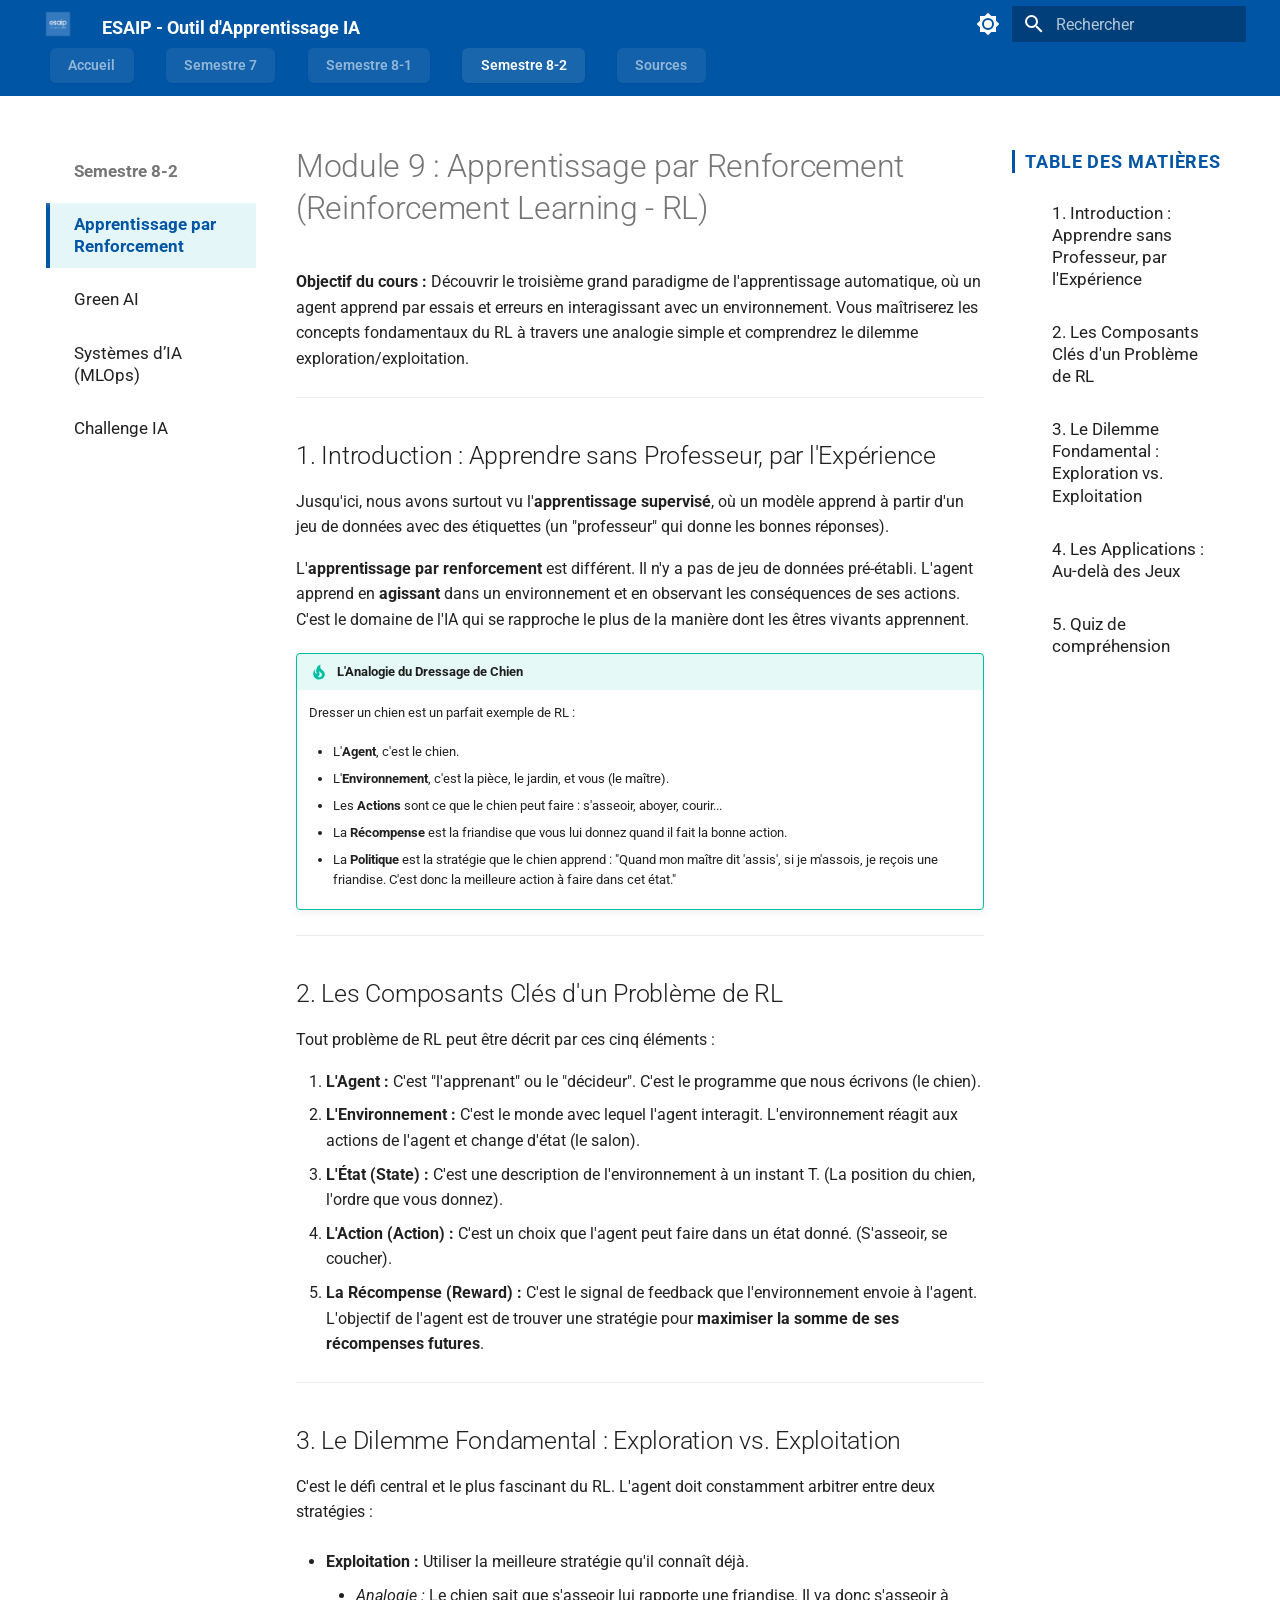
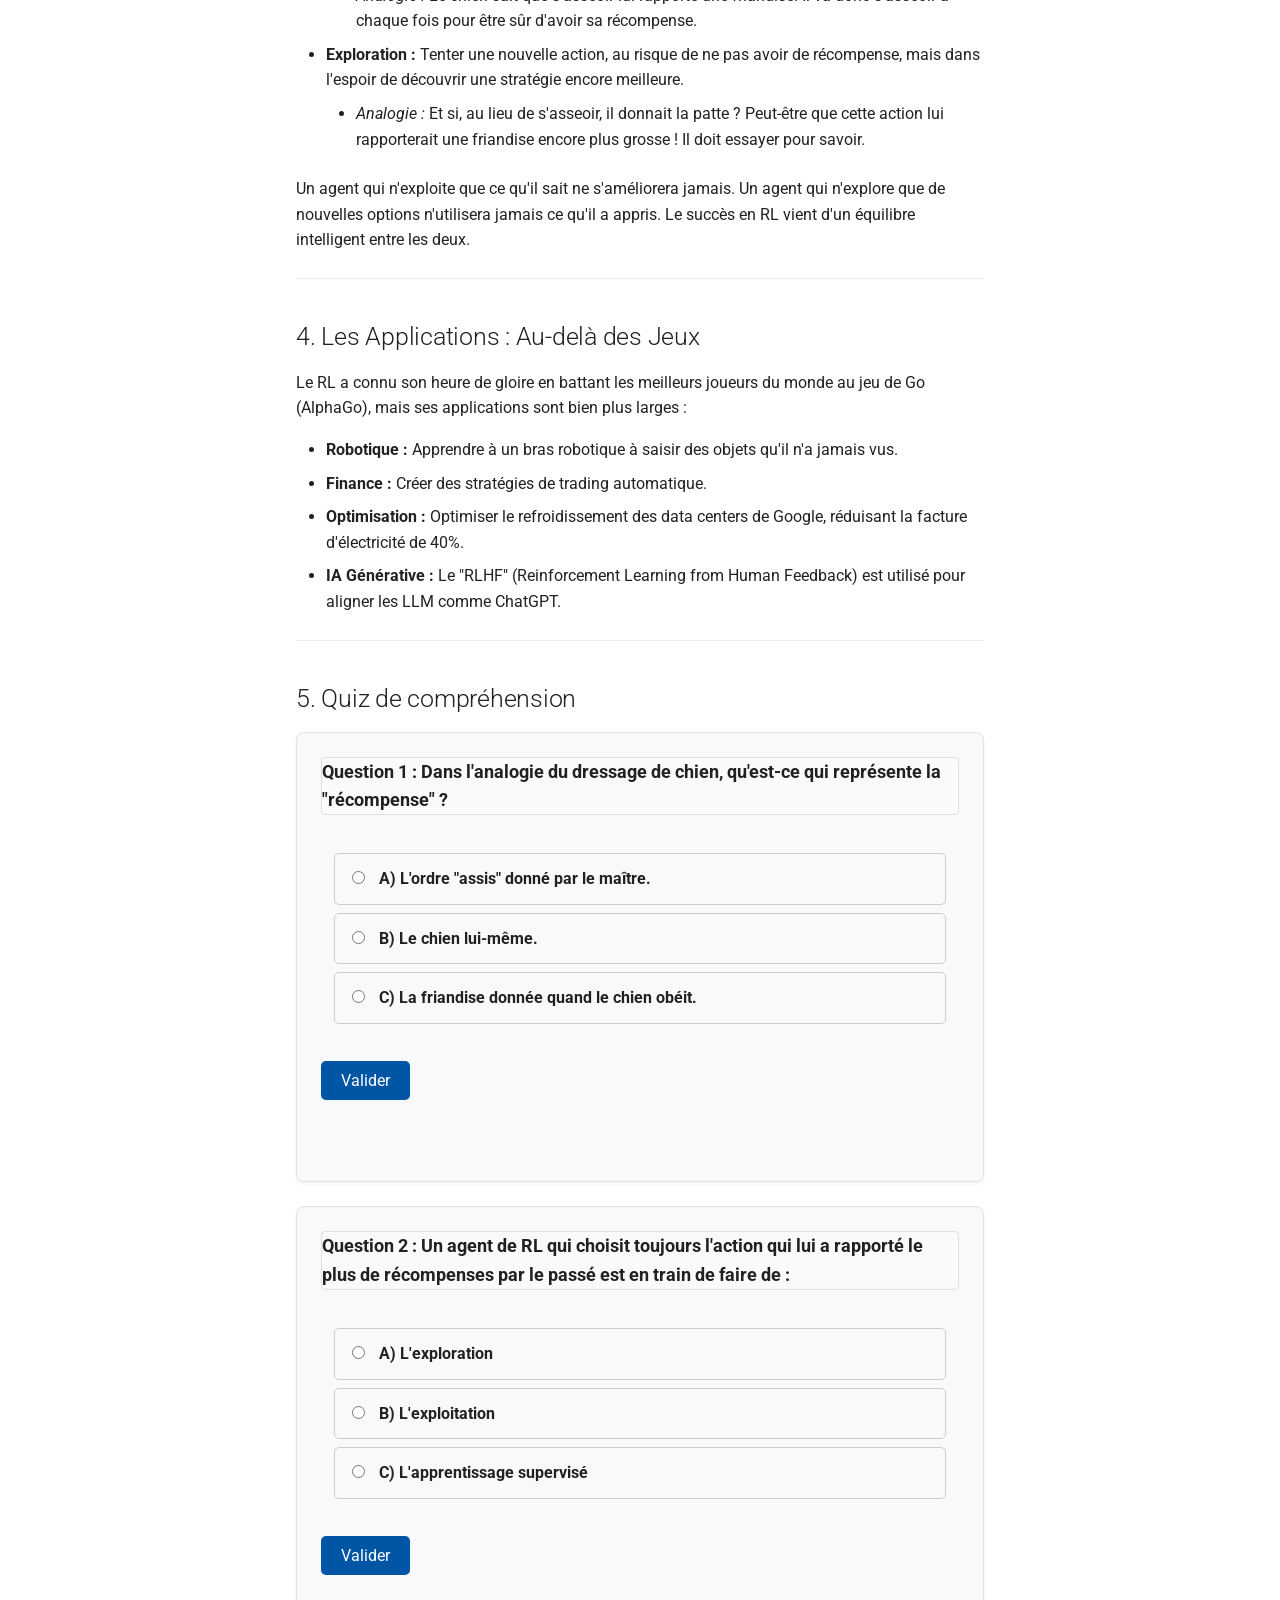
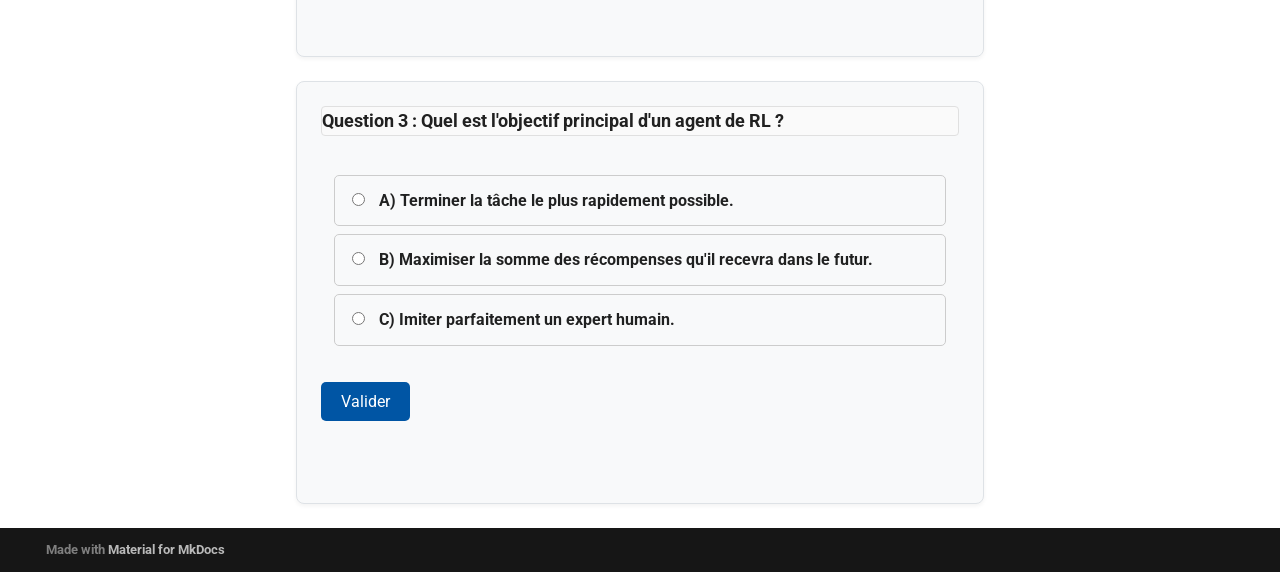
<file: semestre8-2/1_apprentissage_renforcement/index.html>
<!doctype html>
<html lang="fr" class="no-js">
  <head>
    
      <meta charset="utf-8">
      <meta name="viewport" content="width=device-width,initial-scale=1">
      
        <meta name="description" content="Un outil éducatif pour la spécialité Intelligence Artificielle de l'ESAIP.">
      
      
        <meta name="author" content="Mathis Marsault">
      
      
      
        <link rel="prev" href="../../semestre8-1/4_ia_generative/">
      
      
        <link rel="next" href="../2_green_ai/">
      
      
      <link rel="icon" href="../../assets/logo.png">
      <meta name="generator" content="mkdocs-1.6.1, mkdocs-material-9.6.15">
    
    
      
        <title>Apprentissage par Renforcement - ESAIP - Outil d'Apprentissage IA</title>
      
    
    
      <link rel="stylesheet" href="../../assets/stylesheets/main.342714a4.min.css">
      
        
        <link rel="stylesheet" href="../../assets/stylesheets/palette.06af60db.min.css">
      
      


    
    
      
    
    
      
        
        
        <link rel="preconnect" href="https://fonts.gstatic.com" crossorigin>
        <link rel="stylesheet" href="https://fonts.googleapis.com/css?family=Roboto:300,300i,400,400i,700,700i%7CRoboto+Mono:400,400i,700,700i&display=fallback">
        <style>:root{--md-text-font:"Roboto";--md-code-font:"Roboto Mono"}</style>
      
    
    
      <link rel="stylesheet" href="../../stylesheets/extra.css">
    
    <script>__md_scope=new URL("../..",location),__md_hash=e=>[...e].reduce(((e,_)=>(e<<5)-e+_.charCodeAt(0)),0),__md_get=(e,_=localStorage,t=__md_scope)=>JSON.parse(_.getItem(t.pathname+"."+e)),__md_set=(e,_,t=localStorage,a=__md_scope)=>{try{t.setItem(a.pathname+"."+e,JSON.stringify(_))}catch(e){}}</script>
    
      

    
    
    
  </head>
  
  
    
    
      
    
    
    
    
    <body dir="ltr" data-md-color-scheme="default" data-md-color-primary="custom" data-md-color-accent="light-blue">
  
    
    <input class="md-toggle" data-md-toggle="drawer" type="checkbox" id="__drawer" autocomplete="off">
    <input class="md-toggle" data-md-toggle="search" type="checkbox" id="__search" autocomplete="off">
    <label class="md-overlay" for="__drawer"></label>
    <div data-md-component="skip">
      
        
        <a href="#module-9-apprentissage-par-renforcement-reinforcement-learning-rl" class="md-skip">
          Aller au contenu
        </a>
      
    </div>
    <div data-md-component="announce">
      
    </div>
    
    
      

<header class="md-header" data-md-component="header">
  <nav class="md-header__inner md-grid" aria-label="En-tête">
    <a href="../.." title="ESAIP - Outil d&#39;Apprentissage IA" class="md-header__button md-logo" aria-label="ESAIP - Outil d'Apprentissage IA" data-md-component="logo">
      
  <img src="../../assets/logo.png" alt="logo">

    </a>
    <label class="md-header__button md-icon" for="__drawer">
      
      <svg xmlns="http://www.w3.org/2000/svg" viewBox="0 0 24 24"><path d="M3 6h18v2H3zm0 5h18v2H3zm0 5h18v2H3z"/></svg>
    </label>
    <div class="md-header__title" data-md-component="header-title">
      <div class="md-header__ellipsis">
        <div class="md-header__topic">
          <span class="md-ellipsis">
            ESAIP - Outil d'Apprentissage IA
          </span>
        </div>
        <div class="md-header__topic" data-md-component="header-topic">
          <span class="md-ellipsis">
            
              Apprentissage par Renforcement
            
          </span>
        </div>
      </div>
    </div>
    
      
        <form class="md-header__option" data-md-component="palette">
  
    
    
    
    <input class="md-option" data-md-color-media="" data-md-color-scheme="default" data-md-color-primary="custom" data-md-color-accent="light-blue"  aria-label="Passer au mode nuit"  type="radio" name="__palette" id="__palette_0">
    
      <label class="md-header__button md-icon" title="Passer au mode nuit" for="__palette_1" hidden>
        <svg xmlns="http://www.w3.org/2000/svg" viewBox="0 0 24 24"><path d="M12 8a4 4 0 0 0-4 4 4 4 0 0 0 4 4 4 4 0 0 0 4-4 4 4 0 0 0-4-4m0 10a6 6 0 0 1-6-6 6 6 0 0 1 6-6 6 6 0 0 1 6 6 6 6 0 0 1-6 6m8-9.31V4h-4.69L12 .69 8.69 4H4v4.69L.69 12 4 15.31V20h4.69L12 23.31 15.31 20H20v-4.69L23.31 12z"/></svg>
      </label>
    
  
    
    
    
    <input class="md-option" data-md-color-media="" data-md-color-scheme="slate" data-md-color-primary="custom" data-md-color-accent="light-blue"  aria-label="Passer au mode jour"  type="radio" name="__palette" id="__palette_1">
    
      <label class="md-header__button md-icon" title="Passer au mode jour" for="__palette_0" hidden>
        <svg xmlns="http://www.w3.org/2000/svg" viewBox="0 0 24 24"><path d="M12 18c-.89 0-1.74-.2-2.5-.55C11.56 16.5 13 14.42 13 12s-1.44-4.5-3.5-5.45C10.26 6.2 11.11 6 12 6a6 6 0 0 1 6 6 6 6 0 0 1-6 6m8-9.31V4h-4.69L12 .69 8.69 4H4v4.69L.69 12 4 15.31V20h4.69L12 23.31 15.31 20H20v-4.69L23.31 12z"/></svg>
      </label>
    
  
</form>
      
    
    
      <script>var palette=__md_get("__palette");if(palette&&palette.color){if("(prefers-color-scheme)"===palette.color.media){var media=matchMedia("(prefers-color-scheme: light)"),input=document.querySelector(media.matches?"[data-md-color-media='(prefers-color-scheme: light)']":"[data-md-color-media='(prefers-color-scheme: dark)']");palette.color.media=input.getAttribute("data-md-color-media"),palette.color.scheme=input.getAttribute("data-md-color-scheme"),palette.color.primary=input.getAttribute("data-md-color-primary"),palette.color.accent=input.getAttribute("data-md-color-accent")}for(var[key,value]of Object.entries(palette.color))document.body.setAttribute("data-md-color-"+key,value)}</script>
    
    
    
      
      
        <label class="md-header__button md-icon" for="__search">
          
          <svg xmlns="http://www.w3.org/2000/svg" viewBox="0 0 24 24"><path d="M9.5 3A6.5 6.5 0 0 1 16 9.5c0 1.61-.59 3.09-1.56 4.23l.27.27h.79l5 5-1.5 1.5-5-5v-.79l-.27-.27A6.52 6.52 0 0 1 9.5 16 6.5 6.5 0 0 1 3 9.5 6.5 6.5 0 0 1 9.5 3m0 2C7 5 5 7 5 9.5S7 14 9.5 14 14 12 14 9.5 12 5 9.5 5"/></svg>
        </label>
        <div class="md-search" data-md-component="search" role="dialog">
  <label class="md-search__overlay" for="__search"></label>
  <div class="md-search__inner" role="search">
    <form class="md-search__form" name="search">
      <input type="text" class="md-search__input" name="query" aria-label="Rechercher" placeholder="Rechercher" autocapitalize="off" autocorrect="off" autocomplete="off" spellcheck="false" data-md-component="search-query" required>
      <label class="md-search__icon md-icon" for="__search">
        
        <svg xmlns="http://www.w3.org/2000/svg" viewBox="0 0 24 24"><path d="M9.5 3A6.5 6.5 0 0 1 16 9.5c0 1.61-.59 3.09-1.56 4.23l.27.27h.79l5 5-1.5 1.5-5-5v-.79l-.27-.27A6.52 6.52 0 0 1 9.5 16 6.5 6.5 0 0 1 3 9.5 6.5 6.5 0 0 1 9.5 3m0 2C7 5 5 7 5 9.5S7 14 9.5 14 14 12 14 9.5 12 5 9.5 5"/></svg>
        
        <svg xmlns="http://www.w3.org/2000/svg" viewBox="0 0 24 24"><path d="M20 11v2H8l5.5 5.5-1.42 1.42L4.16 12l7.92-7.92L13.5 5.5 8 11z"/></svg>
      </label>
      <nav class="md-search__options" aria-label="Recherche">
        
        <button type="reset" class="md-search__icon md-icon" title="Effacer" aria-label="Effacer" tabindex="-1">
          
          <svg xmlns="http://www.w3.org/2000/svg" viewBox="0 0 24 24"><path d="M19 6.41 17.59 5 12 10.59 6.41 5 5 6.41 10.59 12 5 17.59 6.41 19 12 13.41 17.59 19 19 17.59 13.41 12z"/></svg>
        </button>
      </nav>
      
        <div class="md-search__suggest" data-md-component="search-suggest"></div>
      
    </form>
    <div class="md-search__output">
      <div class="md-search__scrollwrap" tabindex="0" data-md-scrollfix>
        <div class="md-search-result" data-md-component="search-result">
          <div class="md-search-result__meta">
            Initialisation de la recherche
          </div>
          <ol class="md-search-result__list" role="presentation"></ol>
        </div>
      </div>
    </div>
  </div>
</div>
      
    
    
  </nav>
  
</header>
    
    <div class="md-container" data-md-component="container">
      
      
        
          
            
<nav class="md-tabs" aria-label="Onglets" data-md-component="tabs">
  <div class="md-grid">
    <ul class="md-tabs__list">
      
        
  
  
  
  
    <li class="md-tabs__item">
      <a href="../.." class="md-tabs__link">
        
  
  
    
  
  Accueil

      </a>
    </li>
  

      
        
  
  
  
  
    
    
      <li class="md-tabs__item">
        <a href="../../semestre7/1_ethique_ia/" class="md-tabs__link">
          
  
  
  Semestre 7

        </a>
      </li>
    
  

      
        
  
  
  
  
    
    
      <li class="md-tabs__item">
        <a href="../../semestre8-1/1_ia_explicable/" class="md-tabs__link">
          
  
  
  Semestre 8-1

        </a>
      </li>
    
  

      
        
  
  
  
    
  
  
    
    
      <li class="md-tabs__item md-tabs__item--active">
        <a href="./" class="md-tabs__link">
          
  
  
  Semestre 8-2

        </a>
      </li>
    
  

      
        
  
  
  
  
    <li class="md-tabs__item">
      <a href="../../sources/" class="md-tabs__link">
        
  
  
    
  
  Sources

      </a>
    </li>
  

      
    </ul>
  </div>
</nav>
          
        
      
      <main class="md-main" data-md-component="main">
        <div class="md-main__inner md-grid">
          
            
              
              <div class="md-sidebar md-sidebar--primary" data-md-component="sidebar" data-md-type="navigation" >
                <div class="md-sidebar__scrollwrap">
                  <div class="md-sidebar__inner">
                    


  


<nav class="md-nav md-nav--primary md-nav--lifted" aria-label="Navigation" data-md-level="0">
  <label class="md-nav__title" for="__drawer">
    <a href="../.." title="ESAIP - Outil d&#39;Apprentissage IA" class="md-nav__button md-logo" aria-label="ESAIP - Outil d'Apprentissage IA" data-md-component="logo">
      
  <img src="../../assets/logo.png" alt="logo">

    </a>
    ESAIP - Outil d'Apprentissage IA
  </label>
  
  <ul class="md-nav__list" data-md-scrollfix>
    
      
      
  
  
  
  
    <li class="md-nav__item">
      <a href="../.." class="md-nav__link">
        
  
  
  <span class="md-ellipsis">
    Accueil
    
  </span>
  

      </a>
    </li>
  

    
      
      
  
  
  
  
    
    
    
    
      
      
    
    
    <li class="md-nav__item md-nav__item--nested">
      
        
        
        <input class="md-nav__toggle md-toggle " type="checkbox" id="__nav_2" >
        
          
          <label class="md-nav__link" for="__nav_2" id="__nav_2_label" tabindex="0">
            
  
  
  <span class="md-ellipsis">
    Semestre 7
    
  </span>
  

            <span class="md-nav__icon md-icon"></span>
          </label>
        
        <nav class="md-nav" data-md-level="1" aria-labelledby="__nav_2_label" aria-expanded="false">
          <label class="md-nav__title" for="__nav_2">
            <span class="md-nav__icon md-icon"></span>
            Semestre 7
          </label>
          <ul class="md-nav__list" data-md-scrollfix>
            
              
                
  
  
  
  
    <li class="md-nav__item">
      <a href="../../semestre7/1_ethique_ia/" class="md-nav__link">
        
  
  
  <span class="md-ellipsis">
    Éthique et IA
    
  </span>
  

      </a>
    </li>
  

              
            
              
                
  
  
  
  
    <li class="md-nav__item">
      <a href="../../semestre7/2_ingenierie_donnees/" class="md-nav__link">
        
  
  
  <span class="md-ellipsis">
    Ingénierie des Données
    
  </span>
  

      </a>
    </li>
  

              
            
              
                
  
  
  
  
    <li class="md-nav__item">
      <a href="../../semestre7/3_deep_learning/" class="md-nav__link">
        
  
  
  <span class="md-ellipsis">
    Deep Learning
    
  </span>
  

      </a>
    </li>
  

              
            
              
                
  
  
  
  
    <li class="md-nav__item">
      <a href="../../semestre7/4_optimisation_multicritere/" class="md-nav__link">
        
  
  
  <span class="md-ellipsis">
    Optimisation Multicritère
    
  </span>
  

      </a>
    </li>
  

              
            
          </ul>
        </nav>
      
    </li>
  

    
      
      
  
  
  
  
    
    
    
    
      
      
    
    
    <li class="md-nav__item md-nav__item--nested">
      
        
        
        <input class="md-nav__toggle md-toggle " type="checkbox" id="__nav_3" >
        
          
          <label class="md-nav__link" for="__nav_3" id="__nav_3_label" tabindex="0">
            
  
  
  <span class="md-ellipsis">
    Semestre 8-1
    
  </span>
  

            <span class="md-nav__icon md-icon"></span>
          </label>
        
        <nav class="md-nav" data-md-level="1" aria-labelledby="__nav_3_label" aria-expanded="false">
          <label class="md-nav__title" for="__nav_3">
            <span class="md-nav__icon md-icon"></span>
            Semestre 8-1
          </label>
          <ul class="md-nav__list" data-md-scrollfix>
            
              
                
  
  
  
  
    <li class="md-nav__item">
      <a href="../../semestre8-1/1_ia_explicable/" class="md-nav__link">
        
  
  
  <span class="md-ellipsis">
    IA Explicable (XAI)
    
  </span>
  

      </a>
    </li>
  

              
            
              
                
  
  
  
  
    <li class="md-nav__item">
      <a href="../../semestre8-1/2_taln/" class="md-nav__link">
        
  
  
  <span class="md-ellipsis">
    TALN
    
  </span>
  

      </a>
    </li>
  

              
            
              
                
  
  
  
  
    <li class="md-nav__item">
      <a href="../../semestre8-1/3_vision_par_ordinateur/" class="md-nav__link">
        
  
  
  <span class="md-ellipsis">
    Vision par Ordinateur
    
  </span>
  

      </a>
    </li>
  

              
            
              
                
  
  
  
  
    <li class="md-nav__item">
      <a href="../../semestre8-1/4_ia_generative/" class="md-nav__link">
        
  
  
  <span class="md-ellipsis">
    IA Générative
    
  </span>
  

      </a>
    </li>
  

              
            
          </ul>
        </nav>
      
    </li>
  

    
      
      
  
  
    
  
  
  
    
    
    
    
      
        
        
      
      
    
    
    <li class="md-nav__item md-nav__item--active md-nav__item--section md-nav__item--nested">
      
        
        
        <input class="md-nav__toggle md-toggle " type="checkbox" id="__nav_4" checked>
        
          
          <label class="md-nav__link" for="__nav_4" id="__nav_4_label" tabindex="">
            
  
  
  <span class="md-ellipsis">
    Semestre 8-2
    
  </span>
  

            <span class="md-nav__icon md-icon"></span>
          </label>
        
        <nav class="md-nav" data-md-level="1" aria-labelledby="__nav_4_label" aria-expanded="true">
          <label class="md-nav__title" for="__nav_4">
            <span class="md-nav__icon md-icon"></span>
            Semestre 8-2
          </label>
          <ul class="md-nav__list" data-md-scrollfix>
            
              
                
  
  
    
  
  
  
    <li class="md-nav__item md-nav__item--active">
      
      <input class="md-nav__toggle md-toggle" type="checkbox" id="__toc">
      
      
        
      
      
        <label class="md-nav__link md-nav__link--active" for="__toc">
          
  
  
  <span class="md-ellipsis">
    Apprentissage par Renforcement
    
  </span>
  

          <span class="md-nav__icon md-icon"></span>
        </label>
      
      <a href="./" class="md-nav__link md-nav__link--active">
        
  
  
  <span class="md-ellipsis">
    Apprentissage par Renforcement
    
  </span>
  

      </a>
      
        

<nav class="md-nav md-nav--secondary" aria-label="Table des matières">
  
  
  
    
  
  
    <label class="md-nav__title" for="__toc">
      <span class="md-nav__icon md-icon"></span>
      Table des matières
    </label>
    <ul class="md-nav__list" data-md-component="toc" data-md-scrollfix>
      
        <li class="md-nav__item">
  <a href="#1-introduction-apprendre-sans-professeur-par-lexperience" class="md-nav__link">
    <span class="md-ellipsis">
      1. Introduction : Apprendre sans Professeur, par l'Expérience
    </span>
  </a>
  
</li>
      
        <li class="md-nav__item">
  <a href="#2-les-composants-cles-dun-probleme-de-rl" class="md-nav__link">
    <span class="md-ellipsis">
      2. Les Composants Clés d'un Problème de RL
    </span>
  </a>
  
</li>
      
        <li class="md-nav__item">
  <a href="#3-le-dilemme-fondamental-exploration-vs-exploitation" class="md-nav__link">
    <span class="md-ellipsis">
      3. Le Dilemme Fondamental : Exploration vs. Exploitation
    </span>
  </a>
  
</li>
      
        <li class="md-nav__item">
  <a href="#4-les-applications-au-dela-des-jeux" class="md-nav__link">
    <span class="md-ellipsis">
      4. Les Applications : Au-delà des Jeux
    </span>
  </a>
  
</li>
      
        <li class="md-nav__item">
  <a href="#5-quiz-de-comprehension" class="md-nav__link">
    <span class="md-ellipsis">
      5. Quiz de compréhension
    </span>
  </a>
  
</li>
      
    </ul>
  
</nav>
      
    </li>
  

              
            
              
                
  
  
  
  
    <li class="md-nav__item">
      <a href="../2_green_ai/" class="md-nav__link">
        
  
  
  <span class="md-ellipsis">
    Green AI
    
  </span>
  

      </a>
    </li>
  

              
            
              
                
  
  
  
  
    <li class="md-nav__item">
      <a href="../3_systemes_ia/" class="md-nav__link">
        
  
  
  <span class="md-ellipsis">
    Systèmes d’IA (MLOps)
    
  </span>
  

      </a>
    </li>
  

              
            
              
                
  
  
  
  
    <li class="md-nav__item">
      <a href="../4_challenge_ia/" class="md-nav__link">
        
  
  
  <span class="md-ellipsis">
    Challenge IA
    
  </span>
  

      </a>
    </li>
  

              
            
          </ul>
        </nav>
      
    </li>
  

    
      
      
  
  
  
  
    <li class="md-nav__item">
      <a href="../../sources/" class="md-nav__link">
        
  
  
  <span class="md-ellipsis">
    Sources
    
  </span>
  

      </a>
    </li>
  

    
  </ul>
</nav>
                  </div>
                </div>
              </div>
            
            
              
              <div class="md-sidebar md-sidebar--secondary" data-md-component="sidebar" data-md-type="toc" >
                <div class="md-sidebar__scrollwrap">
                  <div class="md-sidebar__inner">
                    

<nav class="md-nav md-nav--secondary" aria-label="Table des matières">
  
  
  
    
  
  
    <label class="md-nav__title" for="__toc">
      <span class="md-nav__icon md-icon"></span>
      Table des matières
    </label>
    <ul class="md-nav__list" data-md-component="toc" data-md-scrollfix>
      
        <li class="md-nav__item">
  <a href="#1-introduction-apprendre-sans-professeur-par-lexperience" class="md-nav__link">
    <span class="md-ellipsis">
      1. Introduction : Apprendre sans Professeur, par l'Expérience
    </span>
  </a>
  
</li>
      
        <li class="md-nav__item">
  <a href="#2-les-composants-cles-dun-probleme-de-rl" class="md-nav__link">
    <span class="md-ellipsis">
      2. Les Composants Clés d'un Problème de RL
    </span>
  </a>
  
</li>
      
        <li class="md-nav__item">
  <a href="#3-le-dilemme-fondamental-exploration-vs-exploitation" class="md-nav__link">
    <span class="md-ellipsis">
      3. Le Dilemme Fondamental : Exploration vs. Exploitation
    </span>
  </a>
  
</li>
      
        <li class="md-nav__item">
  <a href="#4-les-applications-au-dela-des-jeux" class="md-nav__link">
    <span class="md-ellipsis">
      4. Les Applications : Au-delà des Jeux
    </span>
  </a>
  
</li>
      
        <li class="md-nav__item">
  <a href="#5-quiz-de-comprehension" class="md-nav__link">
    <span class="md-ellipsis">
      5. Quiz de compréhension
    </span>
  </a>
  
</li>
      
    </ul>
  
</nav>
                  </div>
                </div>
              </div>
            
          
          
            <div class="md-content" data-md-component="content">
              <article class="md-content__inner md-typeset">
                
                  



<h1 id="module-9-apprentissage-par-renforcement-reinforcement-learning-rl">Module 9 : Apprentissage par Renforcement (Reinforcement Learning - RL)</h1>
<p><strong>Objectif du cours :</strong> Découvrir le troisième grand paradigme de l'apprentissage automatique, où un agent apprend par essais et erreurs en interagissant avec un environnement. Vous maîtriserez les concepts fondamentaux du RL à travers une analogie simple et comprendrez le dilemme exploration/exploitation.</p>
<hr />
<h2 id="1-introduction-apprendre-sans-professeur-par-lexperience">1. Introduction : Apprendre sans Professeur, par l'Expérience</h2>
<p>Jusqu'ici, nous avons surtout vu l'<strong>apprentissage supervisé</strong>, où un modèle apprend à partir d'un jeu de données avec des étiquettes (un "professeur" qui donne les bonnes réponses).</p>
<p>L'<strong>apprentissage par renforcement</strong> est différent. Il n'y a pas de jeu de données pré-établi. L'agent apprend en <strong>agissant</strong> dans un environnement et en observant les conséquences de ses actions. C'est le domaine de l'IA qui se rapproche le plus de la manière dont les êtres vivants apprennent.</p>
<div class="admonition tip">
<p class="admonition-title">L'Analogie du Dressage de Chien</p>
<p>Dresser un chien est un parfait exemple de RL :</p>
<ul>
<li>
<p>L'<strong>Agent</strong>, c'est le chien.</p>
</li>
<li>
<p>L'<strong>Environnement</strong>, c'est la pièce, le jardin, et vous (le maître).</p>
</li>
<li>
<p>Les <strong>Actions</strong> sont ce que le chien peut faire : s'asseoir, aboyer, courir...</p>
</li>
<li>
<p>La <strong>Récompense</strong> est la friandise que vous lui donnez quand il fait la bonne action.</p>
</li>
<li>
<p>La <strong>Politique</strong> est la stratégie que le chien apprend : "Quand mon maître dit 'assis', si je m'assois, je reçois une friandise. C'est donc la meilleure action à faire dans cet état."</p>
</li>
</ul>
</div>
<hr />
<h2 id="2-les-composants-cles-dun-probleme-de-rl">2. Les Composants Clés d'un Problème de RL</h2>
<p>Tout problème de RL peut être décrit par ces cinq éléments :</p>
<ol>
<li><strong>L'Agent :</strong> C'est "l'apprenant" ou le "décideur". C'est le programme que nous écrivons (le chien).</li>
<li><strong>L'Environnement :</strong> C'est le monde avec lequel l'agent interagit. L'environnement réagit aux actions de l'agent et change d'état (le salon).</li>
<li><strong>L'État (State) :</strong> C'est une description de l'environnement à un instant T. (La position du chien, l'ordre que vous donnez).</li>
<li><strong>L'Action (Action) :</strong> C'est un choix que l'agent peut faire dans un état donné. (S'asseoir, se coucher).</li>
<li><strong>La Récompense (Reward) :</strong> C'est le signal de feedback que l'environnement envoie à l'agent. L'objectif de l'agent est de trouver une stratégie pour <strong>maximiser la somme de ses récompenses futures</strong>.</li>
</ol>
<hr />
<h2 id="3-le-dilemme-fondamental-exploration-vs-exploitation">3. Le Dilemme Fondamental : Exploration vs. Exploitation</h2>
<p>C'est le défi central et le plus fascinant du RL. L'agent doit constamment arbitrer entre deux stratégies :</p>
<ul>
<li>
<p><strong>Exploitation :</strong> Utiliser la meilleure stratégie qu'il connaît déjà.</p>
<ul>
<li><em>Analogie :</em> Le chien sait que s'asseoir lui rapporte une friandise. Il va donc s'asseoir à chaque fois pour être sûr d'avoir sa récompense.</li>
</ul>
</li>
<li>
<p><strong>Exploration :</strong> Tenter une nouvelle action, au risque de ne pas avoir de récompense, mais dans l'espoir de découvrir une stratégie encore meilleure.</p>
<ul>
<li><em>Analogie :</em> Et si, au lieu de s'asseoir, il donnait la patte ? Peut-être que cette action lui rapporterait une friandise encore plus grosse ! Il doit essayer pour savoir.</li>
</ul>
</li>
</ul>
<p>Un agent qui n'exploite que ce qu'il sait ne s'améliorera jamais. Un agent qui n'explore que de nouvelles options n'utilisera jamais ce qu'il a appris. Le succès en RL vient d'un équilibre intelligent entre les deux.</p>
<hr />
<h2 id="4-les-applications-au-dela-des-jeux">4. Les Applications : Au-delà des Jeux</h2>
<p>Le RL a connu son heure de gloire en battant les meilleurs joueurs du monde au jeu de Go (AlphaGo), mais ses applications sont bien plus larges :</p>
<ul>
<li><strong>Robotique :</strong> Apprendre à un bras robotique à saisir des objets qu'il n'a jamais vus.</li>
<li><strong>Finance :</strong> Créer des stratégies de trading automatique.</li>
<li><strong>Optimisation :</strong> Optimiser le refroidissement des data centers de Google, réduisant la facture d'électricité de 40%.</li>
<li><strong>IA Générative :</strong> Le "RLHF" (Reinforcement Learning from Human Feedback) est utilisé pour aligner les LLM comme ChatGPT.</li>
</ul>
<hr />
<h2 id="5-quiz-de-comprehension">5. Quiz de compréhension</h2>
<div class="quiz" id="quiz_rl_1">
    <p class="quiz-question"><strong>Question 1 : Dans l'analogie du dressage de chien, qu'est-ce qui représente la "récompense" ?</p>
    <div class="quiz-options">
        <label><input type="radio" name="q_rl_1" value="a"> A) L'ordre "assis" donné par le maître.</label>
        <label><input type="radio" name="q_rl_1" value="b"> B) Le chien lui-même.</label>
        <label><input type="radio" name="q_rl_1" value="c"> C) La friandise donnée quand le chien obéit.</label>
    </div>
    <button class="quiz-submit-button" onclick="checkQuiz('quiz_rl_1', {'q_rl_1': 'c'})">Valider</button>
    <p class="quiz-feedback"></p>
</div>

<div class="quiz" id="quiz_rl_2">
    <p class="quiz-question"><strong>Question 2 : Un agent de RL qui choisit toujours l'action qui lui a rapporté le plus de récompenses par le passé est en train de faire de :</p>
    <div class="quiz-options">
        <label><input type="radio" name="q_rl_2" value="a"> A) L'exploration</label>
        <label><input type="radio" name="q_rl_2" value="b"> B) L'exploitation</label>
        <label><input type="radio" name="q_rl_2" value="c"> C) L'apprentissage supervisé</label>
    </div>
    <button class="quiz-submit-button" onclick="checkQuiz('quiz_rl_2', {'q_rl_2': 'b'})">Valider</button>
    <p class="quiz-feedback"></p>
</div>

<div class="quiz" id="quiz_rl_3">
    <p class="quiz-question"><strong>Question 3 : Quel est l'objectif principal d'un agent de RL ?</p>
    <div class="quiz-options">
        <label><input type="radio" name="q_rl_3" value="a"> A) Terminer la tâche le plus rapidement possible.</label>
        <label><input type="radio" name="q_rl_3" value="b"> B) Maximiser la somme des récompenses qu'il recevra dans le futur.</label>
        <label><input type="radio" name="q_rl_3" value="c"> C) Imiter parfaitement un expert humain.</label>
    </div>
    <button class="quiz-submit-button" onclick="checkQuiz('quiz_rl_3', {'q_rl_3': 'b'})">Valider</button>
    <p class="quiz-feedback"></p>
</div>












                
              </article>
            </div>
          
          
<script>var target=document.getElementById(location.hash.slice(1));target&&target.name&&(target.checked=target.name.startsWith("__tabbed_"))</script>
        </div>
        
          <button type="button" class="md-top md-icon" data-md-component="top" hidden>
  
  <svg xmlns="http://www.w3.org/2000/svg" viewBox="0 0 24 24"><path d="M13 20h-2V8l-5.5 5.5-1.42-1.42L12 4.16l7.92 7.92-1.42 1.42L13 8z"/></svg>
  Retour en haut de la page
</button>
        
      </main>
      
        <footer class="md-footer">
  
  <div class="md-footer-meta md-typeset">
    <div class="md-footer-meta__inner md-grid">
      <div class="md-copyright">
  
  
    Made with
    <a href="https://squidfunk.github.io/mkdocs-material/" target="_blank" rel="noopener">
      Material for MkDocs
    </a>
  
</div>
      
    </div>
  </div>
</footer>
      
    </div>
    <div class="md-dialog" data-md-component="dialog">
      <div class="md-dialog__inner md-typeset"></div>
    </div>
    
    
    
      
      <script id="__config" type="application/json">{"base": "../..", "features": ["navigation.tabs", "navigation.top", "search.suggest", "search.highlight", "content.code.annotate"], "search": "../../assets/javascripts/workers/search.d50fe291.min.js", "tags": null, "translations": {"clipboard.copied": "Copi\u00e9 dans le presse-papier", "clipboard.copy": "Copier dans le presse-papier", "search.result.more.one": "1 de plus sur cette page", "search.result.more.other": "# de plus sur cette page", "search.result.none": "Aucun document trouv\u00e9", "search.result.one": "1 document trouv\u00e9", "search.result.other": "# documents trouv\u00e9s", "search.result.placeholder": "Taper pour d\u00e9marrer la recherche", "search.result.term.missing": "Non trouv\u00e9", "select.version": "S\u00e9lectionner la version"}, "version": null}</script>
    
    
      <script src="../../assets/javascripts/bundle.56ea9cef.min.js"></script>
      
        <script src="../../javascripts/quiz.js"></script>
      
    
  </body>
</html>
</file>
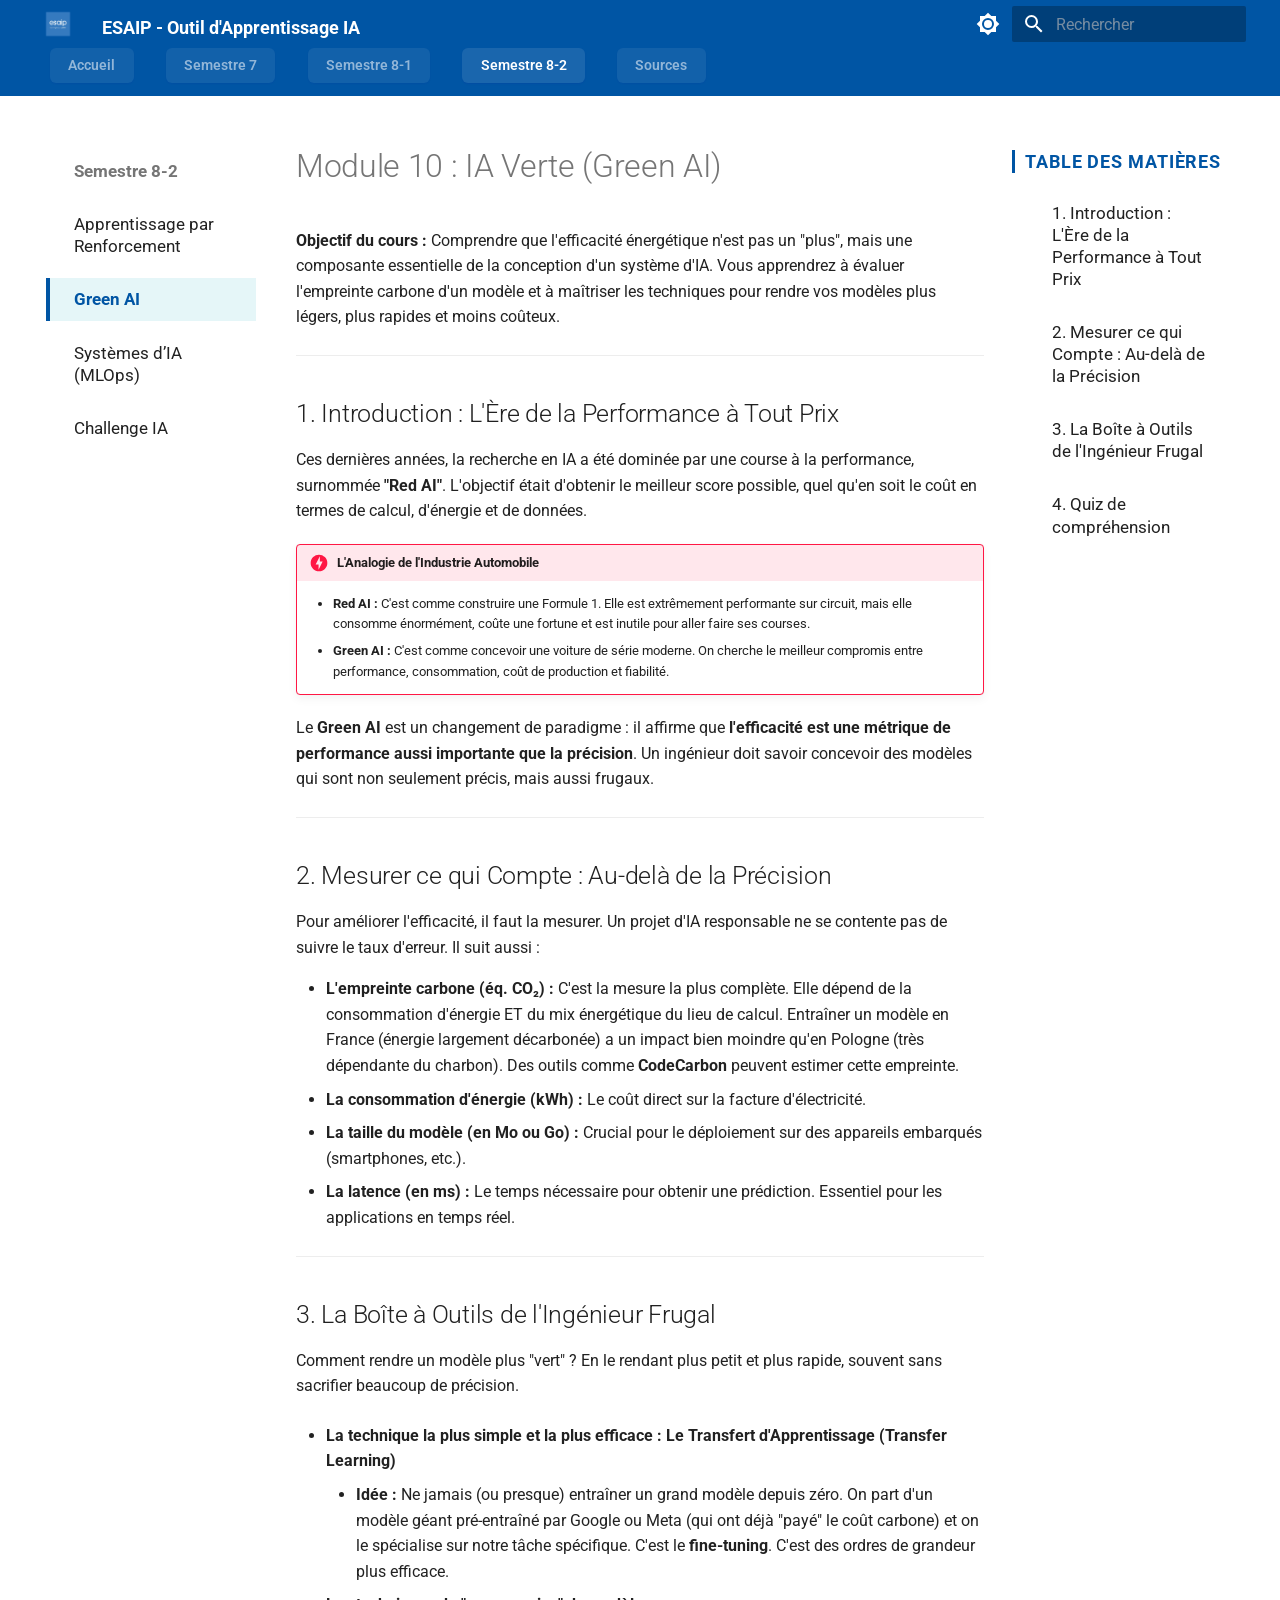
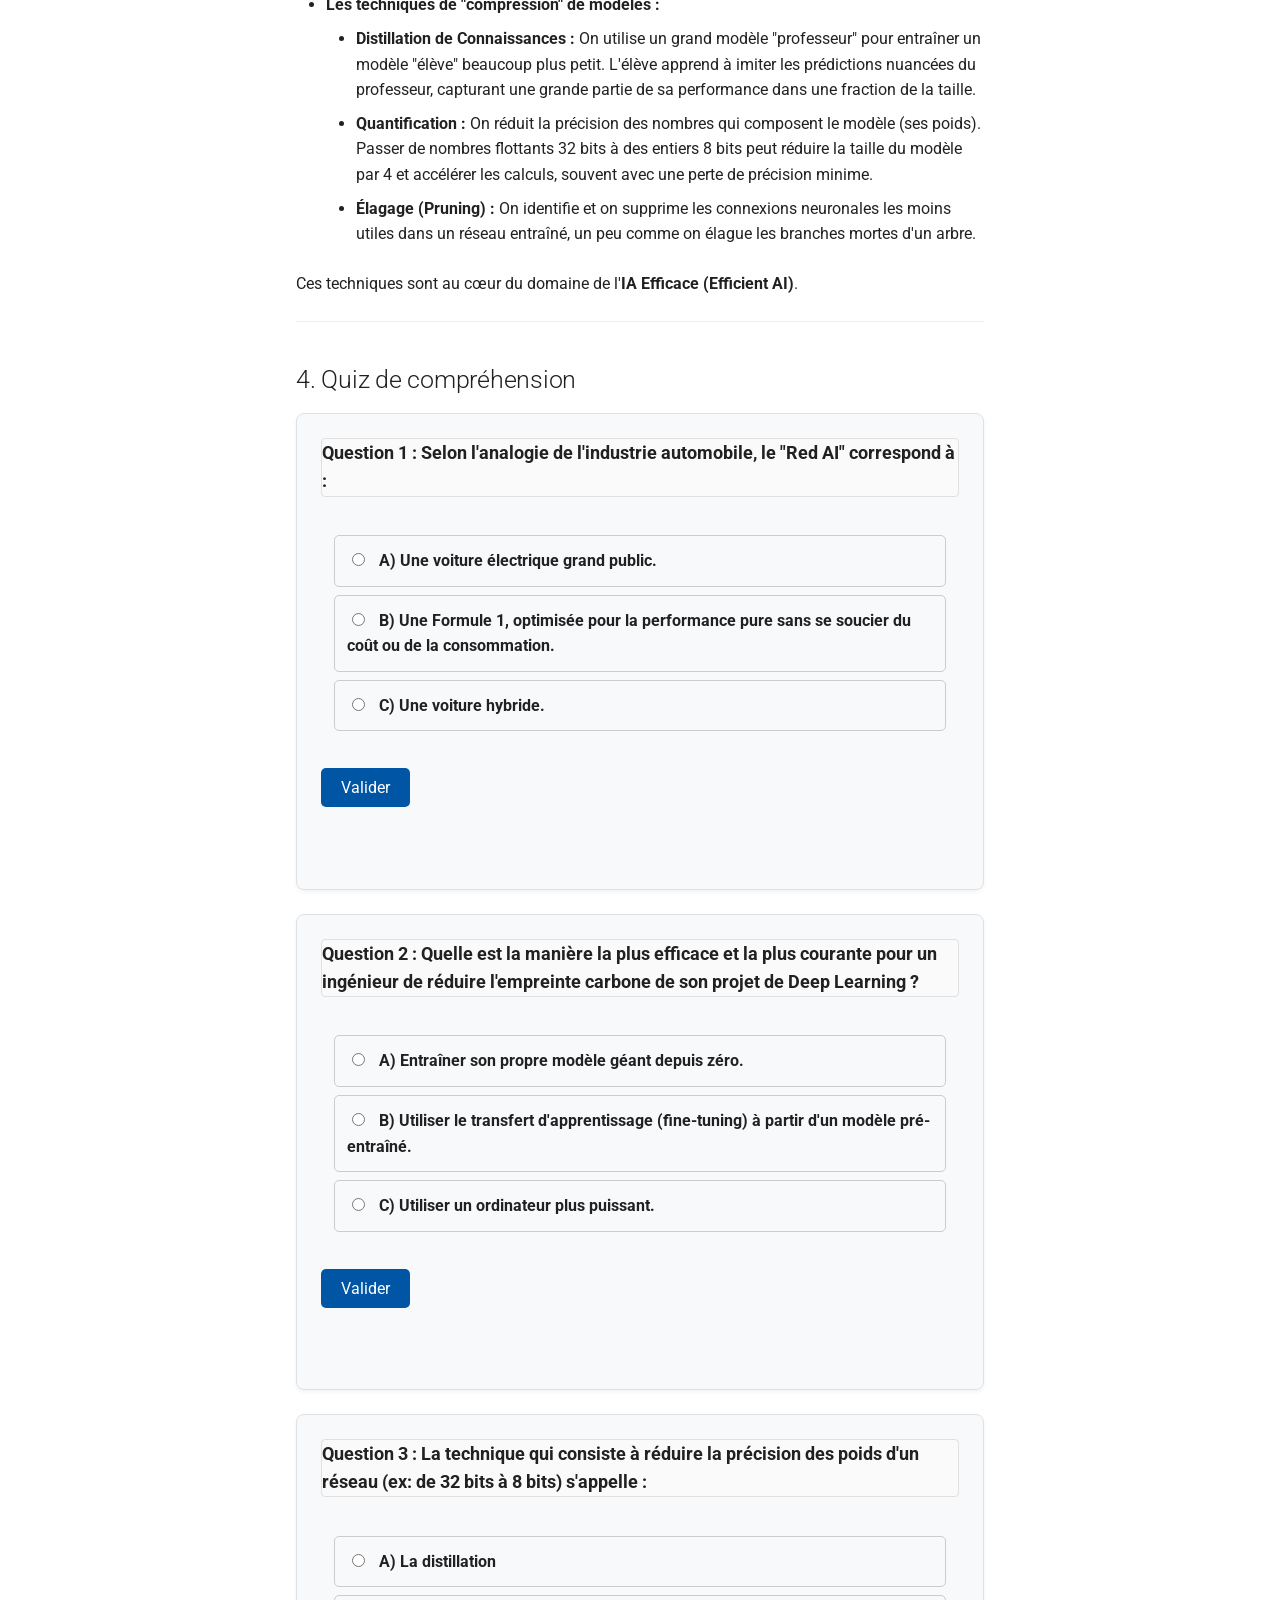
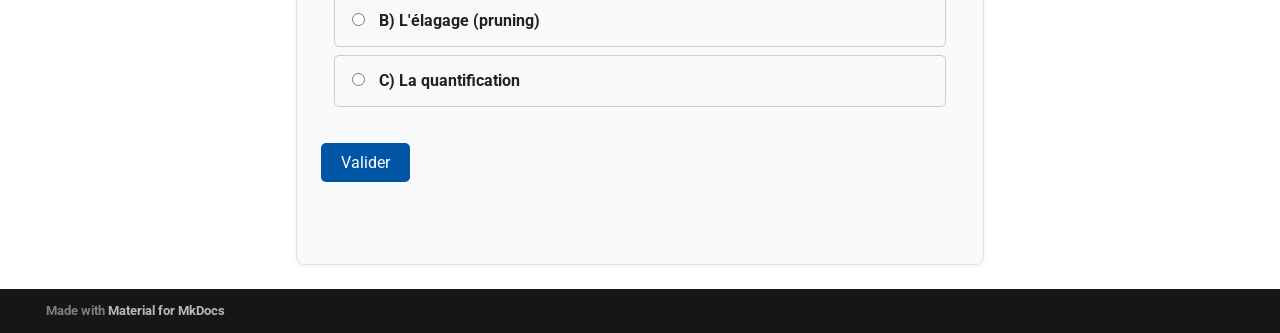
<file: semestre8-2/2_green_ai/index.html>
<!doctype html>
<html lang="fr" class="no-js">
  <head>
    
      <meta charset="utf-8">
      <meta name="viewport" content="width=device-width,initial-scale=1">
      
        <meta name="description" content="Un outil éducatif pour la spécialité Intelligence Artificielle de l'ESAIP.">
      
      
        <meta name="author" content="Mathis Marsault">
      
      
      
        <link rel="prev" href="../1_apprentissage_renforcement/">
      
      
        <link rel="next" href="../3_systemes_ia/">
      
      
      <link rel="icon" href="../../assets/logo.png">
      <meta name="generator" content="mkdocs-1.6.1, mkdocs-material-9.6.15">
    
    
      
        <title>Green AI - ESAIP - Outil d'Apprentissage IA</title>
      
    
    
      <link rel="stylesheet" href="../../assets/stylesheets/main.342714a4.min.css">
      
        
        <link rel="stylesheet" href="../../assets/stylesheets/palette.06af60db.min.css">
      
      


    
    
      
    
    
      
        
        
        <link rel="preconnect" href="https://fonts.gstatic.com" crossorigin>
        <link rel="stylesheet" href="https://fonts.googleapis.com/css?family=Roboto:300,300i,400,400i,700,700i%7CRoboto+Mono:400,400i,700,700i&display=fallback">
        <style>:root{--md-text-font:"Roboto";--md-code-font:"Roboto Mono"}</style>
      
    
    
      <link rel="stylesheet" href="../../stylesheets/extra.css">
    
    <script>__md_scope=new URL("../..",location),__md_hash=e=>[...e].reduce(((e,_)=>(e<<5)-e+_.charCodeAt(0)),0),__md_get=(e,_=localStorage,t=__md_scope)=>JSON.parse(_.getItem(t.pathname+"."+e)),__md_set=(e,_,t=localStorage,a=__md_scope)=>{try{t.setItem(a.pathname+"."+e,JSON.stringify(_))}catch(e){}}</script>
    
      

    
    
    
  </head>
  
  
    
    
      
    
    
    
    
    <body dir="ltr" data-md-color-scheme="default" data-md-color-primary="custom" data-md-color-accent="light-blue">
  
    
    <input class="md-toggle" data-md-toggle="drawer" type="checkbox" id="__drawer" autocomplete="off">
    <input class="md-toggle" data-md-toggle="search" type="checkbox" id="__search" autocomplete="off">
    <label class="md-overlay" for="__drawer"></label>
    <div data-md-component="skip">
      
        
        <a href="#module-10-ia-verte-green-ai" class="md-skip">
          Aller au contenu
        </a>
      
    </div>
    <div data-md-component="announce">
      
    </div>
    
    
      

<header class="md-header" data-md-component="header">
  <nav class="md-header__inner md-grid" aria-label="En-tête">
    <a href="../.." title="ESAIP - Outil d&#39;Apprentissage IA" class="md-header__button md-logo" aria-label="ESAIP - Outil d'Apprentissage IA" data-md-component="logo">
      
  <img src="../../assets/logo.png" alt="logo">

    </a>
    <label class="md-header__button md-icon" for="__drawer">
      
      <svg xmlns="http://www.w3.org/2000/svg" viewBox="0 0 24 24"><path d="M3 6h18v2H3zm0 5h18v2H3zm0 5h18v2H3z"/></svg>
    </label>
    <div class="md-header__title" data-md-component="header-title">
      <div class="md-header__ellipsis">
        <div class="md-header__topic">
          <span class="md-ellipsis">
            ESAIP - Outil d'Apprentissage IA
          </span>
        </div>
        <div class="md-header__topic" data-md-component="header-topic">
          <span class="md-ellipsis">
            
              Green AI
            
          </span>
        </div>
      </div>
    </div>
    
      
        <form class="md-header__option" data-md-component="palette">
  
    
    
    
    <input class="md-option" data-md-color-media="" data-md-color-scheme="default" data-md-color-primary="custom" data-md-color-accent="light-blue"  aria-label="Passer au mode nuit"  type="radio" name="__palette" id="__palette_0">
    
      <label class="md-header__button md-icon" title="Passer au mode nuit" for="__palette_1" hidden>
        <svg xmlns="http://www.w3.org/2000/svg" viewBox="0 0 24 24"><path d="M12 8a4 4 0 0 0-4 4 4 4 0 0 0 4 4 4 4 0 0 0 4-4 4 4 0 0 0-4-4m0 10a6 6 0 0 1-6-6 6 6 0 0 1 6-6 6 6 0 0 1 6 6 6 6 0 0 1-6 6m8-9.31V4h-4.69L12 .69 8.69 4H4v4.69L.69 12 4 15.31V20h4.69L12 23.31 15.31 20H20v-4.69L23.31 12z"/></svg>
      </label>
    
  
    
    
    
    <input class="md-option" data-md-color-media="" data-md-color-scheme="slate" data-md-color-primary="custom" data-md-color-accent="light-blue"  aria-label="Passer au mode jour"  type="radio" name="__palette" id="__palette_1">
    
      <label class="md-header__button md-icon" title="Passer au mode jour" for="__palette_0" hidden>
        <svg xmlns="http://www.w3.org/2000/svg" viewBox="0 0 24 24"><path d="M12 18c-.89 0-1.74-.2-2.5-.55C11.56 16.5 13 14.42 13 12s-1.44-4.5-3.5-5.45C10.26 6.2 11.11 6 12 6a6 6 0 0 1 6 6 6 6 0 0 1-6 6m8-9.31V4h-4.69L12 .69 8.69 4H4v4.69L.69 12 4 15.31V20h4.69L12 23.31 15.31 20H20v-4.69L23.31 12z"/></svg>
      </label>
    
  
</form>
      
    
    
      <script>var palette=__md_get("__palette");if(palette&&palette.color){if("(prefers-color-scheme)"===palette.color.media){var media=matchMedia("(prefers-color-scheme: light)"),input=document.querySelector(media.matches?"[data-md-color-media='(prefers-color-scheme: light)']":"[data-md-color-media='(prefers-color-scheme: dark)']");palette.color.media=input.getAttribute("data-md-color-media"),palette.color.scheme=input.getAttribute("data-md-color-scheme"),palette.color.primary=input.getAttribute("data-md-color-primary"),palette.color.accent=input.getAttribute("data-md-color-accent")}for(var[key,value]of Object.entries(palette.color))document.body.setAttribute("data-md-color-"+key,value)}</script>
    
    
    
      
      
        <label class="md-header__button md-icon" for="__search">
          
          <svg xmlns="http://www.w3.org/2000/svg" viewBox="0 0 24 24"><path d="M9.5 3A6.5 6.5 0 0 1 16 9.5c0 1.61-.59 3.09-1.56 4.23l.27.27h.79l5 5-1.5 1.5-5-5v-.79l-.27-.27A6.52 6.52 0 0 1 9.5 16 6.5 6.5 0 0 1 3 9.5 6.5 6.5 0 0 1 9.5 3m0 2C7 5 5 7 5 9.5S7 14 9.5 14 14 12 14 9.5 12 5 9.5 5"/></svg>
        </label>
        <div class="md-search" data-md-component="search" role="dialog">
  <label class="md-search__overlay" for="__search"></label>
  <div class="md-search__inner" role="search">
    <form class="md-search__form" name="search">
      <input type="text" class="md-search__input" name="query" aria-label="Rechercher" placeholder="Rechercher" autocapitalize="off" autocorrect="off" autocomplete="off" spellcheck="false" data-md-component="search-query" required>
      <label class="md-search__icon md-icon" for="__search">
        
        <svg xmlns="http://www.w3.org/2000/svg" viewBox="0 0 24 24"><path d="M9.5 3A6.5 6.5 0 0 1 16 9.5c0 1.61-.59 3.09-1.56 4.23l.27.27h.79l5 5-1.5 1.5-5-5v-.79l-.27-.27A6.52 6.52 0 0 1 9.5 16 6.5 6.5 0 0 1 3 9.5 6.5 6.5 0 0 1 9.5 3m0 2C7 5 5 7 5 9.5S7 14 9.5 14 14 12 14 9.5 12 5 9.5 5"/></svg>
        
        <svg xmlns="http://www.w3.org/2000/svg" viewBox="0 0 24 24"><path d="M20 11v2H8l5.5 5.5-1.42 1.42L4.16 12l7.92-7.92L13.5 5.5 8 11z"/></svg>
      </label>
      <nav class="md-search__options" aria-label="Recherche">
        
        <button type="reset" class="md-search__icon md-icon" title="Effacer" aria-label="Effacer" tabindex="-1">
          
          <svg xmlns="http://www.w3.org/2000/svg" viewBox="0 0 24 24"><path d="M19 6.41 17.59 5 12 10.59 6.41 5 5 6.41 10.59 12 5 17.59 6.41 19 12 13.41 17.59 19 19 17.59 13.41 12z"/></svg>
        </button>
      </nav>
      
        <div class="md-search__suggest" data-md-component="search-suggest"></div>
      
    </form>
    <div class="md-search__output">
      <div class="md-search__scrollwrap" tabindex="0" data-md-scrollfix>
        <div class="md-search-result" data-md-component="search-result">
          <div class="md-search-result__meta">
            Initialisation de la recherche
          </div>
          <ol class="md-search-result__list" role="presentation"></ol>
        </div>
      </div>
    </div>
  </div>
</div>
      
    
    
  </nav>
  
</header>
    
    <div class="md-container" data-md-component="container">
      
      
        
          
            
<nav class="md-tabs" aria-label="Onglets" data-md-component="tabs">
  <div class="md-grid">
    <ul class="md-tabs__list">
      
        
  
  
  
  
    <li class="md-tabs__item">
      <a href="../.." class="md-tabs__link">
        
  
  
    
  
  Accueil

      </a>
    </li>
  

      
        
  
  
  
  
    
    
      <li class="md-tabs__item">
        <a href="../../semestre7/1_ethique_ia/" class="md-tabs__link">
          
  
  
  Semestre 7

        </a>
      </li>
    
  

      
        
  
  
  
  
    
    
      <li class="md-tabs__item">
        <a href="../../semestre8-1/1_ia_explicable/" class="md-tabs__link">
          
  
  
  Semestre 8-1

        </a>
      </li>
    
  

      
        
  
  
  
    
  
  
    
    
      <li class="md-tabs__item md-tabs__item--active">
        <a href="../1_apprentissage_renforcement/" class="md-tabs__link">
          
  
  
  Semestre 8-2

        </a>
      </li>
    
  

      
        
  
  
  
  
    <li class="md-tabs__item">
      <a href="../../sources/" class="md-tabs__link">
        
  
  
    
  
  Sources

      </a>
    </li>
  

      
    </ul>
  </div>
</nav>
          
        
      
      <main class="md-main" data-md-component="main">
        <div class="md-main__inner md-grid">
          
            
              
              <div class="md-sidebar md-sidebar--primary" data-md-component="sidebar" data-md-type="navigation" >
                <div class="md-sidebar__scrollwrap">
                  <div class="md-sidebar__inner">
                    


  


<nav class="md-nav md-nav--primary md-nav--lifted" aria-label="Navigation" data-md-level="0">
  <label class="md-nav__title" for="__drawer">
    <a href="../.." title="ESAIP - Outil d&#39;Apprentissage IA" class="md-nav__button md-logo" aria-label="ESAIP - Outil d'Apprentissage IA" data-md-component="logo">
      
  <img src="../../assets/logo.png" alt="logo">

    </a>
    ESAIP - Outil d'Apprentissage IA
  </label>
  
  <ul class="md-nav__list" data-md-scrollfix>
    
      
      
  
  
  
  
    <li class="md-nav__item">
      <a href="../.." class="md-nav__link">
        
  
  
  <span class="md-ellipsis">
    Accueil
    
  </span>
  

      </a>
    </li>
  

    
      
      
  
  
  
  
    
    
    
    
      
      
    
    
    <li class="md-nav__item md-nav__item--nested">
      
        
        
        <input class="md-nav__toggle md-toggle " type="checkbox" id="__nav_2" >
        
          
          <label class="md-nav__link" for="__nav_2" id="__nav_2_label" tabindex="0">
            
  
  
  <span class="md-ellipsis">
    Semestre 7
    
  </span>
  

            <span class="md-nav__icon md-icon"></span>
          </label>
        
        <nav class="md-nav" data-md-level="1" aria-labelledby="__nav_2_label" aria-expanded="false">
          <label class="md-nav__title" for="__nav_2">
            <span class="md-nav__icon md-icon"></span>
            Semestre 7
          </label>
          <ul class="md-nav__list" data-md-scrollfix>
            
              
                
  
  
  
  
    <li class="md-nav__item">
      <a href="../../semestre7/1_ethique_ia/" class="md-nav__link">
        
  
  
  <span class="md-ellipsis">
    Éthique et IA
    
  </span>
  

      </a>
    </li>
  

              
            
              
                
  
  
  
  
    <li class="md-nav__item">
      <a href="../../semestre7/2_ingenierie_donnees/" class="md-nav__link">
        
  
  
  <span class="md-ellipsis">
    Ingénierie des Données
    
  </span>
  

      </a>
    </li>
  

              
            
              
                
  
  
  
  
    <li class="md-nav__item">
      <a href="../../semestre7/3_deep_learning/" class="md-nav__link">
        
  
  
  <span class="md-ellipsis">
    Deep Learning
    
  </span>
  

      </a>
    </li>
  

              
            
              
                
  
  
  
  
    <li class="md-nav__item">
      <a href="../../semestre7/4_optimisation_multicritere/" class="md-nav__link">
        
  
  
  <span class="md-ellipsis">
    Optimisation Multicritère
    
  </span>
  

      </a>
    </li>
  

              
            
          </ul>
        </nav>
      
    </li>
  

    
      
      
  
  
  
  
    
    
    
    
      
      
    
    
    <li class="md-nav__item md-nav__item--nested">
      
        
        
        <input class="md-nav__toggle md-toggle " type="checkbox" id="__nav_3" >
        
          
          <label class="md-nav__link" for="__nav_3" id="__nav_3_label" tabindex="0">
            
  
  
  <span class="md-ellipsis">
    Semestre 8-1
    
  </span>
  

            <span class="md-nav__icon md-icon"></span>
          </label>
        
        <nav class="md-nav" data-md-level="1" aria-labelledby="__nav_3_label" aria-expanded="false">
          <label class="md-nav__title" for="__nav_3">
            <span class="md-nav__icon md-icon"></span>
            Semestre 8-1
          </label>
          <ul class="md-nav__list" data-md-scrollfix>
            
              
                
  
  
  
  
    <li class="md-nav__item">
      <a href="../../semestre8-1/1_ia_explicable/" class="md-nav__link">
        
  
  
  <span class="md-ellipsis">
    IA Explicable (XAI)
    
  </span>
  

      </a>
    </li>
  

              
            
              
                
  
  
  
  
    <li class="md-nav__item">
      <a href="../../semestre8-1/2_taln/" class="md-nav__link">
        
  
  
  <span class="md-ellipsis">
    TALN
    
  </span>
  

      </a>
    </li>
  

              
            
              
                
  
  
  
  
    <li class="md-nav__item">
      <a href="../../semestre8-1/3_vision_par_ordinateur/" class="md-nav__link">
        
  
  
  <span class="md-ellipsis">
    Vision par Ordinateur
    
  </span>
  

      </a>
    </li>
  

              
            
              
                
  
  
  
  
    <li class="md-nav__item">
      <a href="../../semestre8-1/4_ia_generative/" class="md-nav__link">
        
  
  
  <span class="md-ellipsis">
    IA Générative
    
  </span>
  

      </a>
    </li>
  

              
            
          </ul>
        </nav>
      
    </li>
  

    
      
      
  
  
    
  
  
  
    
    
    
    
      
        
        
      
      
    
    
    <li class="md-nav__item md-nav__item--active md-nav__item--section md-nav__item--nested">
      
        
        
        <input class="md-nav__toggle md-toggle " type="checkbox" id="__nav_4" checked>
        
          
          <label class="md-nav__link" for="__nav_4" id="__nav_4_label" tabindex="">
            
  
  
  <span class="md-ellipsis">
    Semestre 8-2
    
  </span>
  

            <span class="md-nav__icon md-icon"></span>
          </label>
        
        <nav class="md-nav" data-md-level="1" aria-labelledby="__nav_4_label" aria-expanded="true">
          <label class="md-nav__title" for="__nav_4">
            <span class="md-nav__icon md-icon"></span>
            Semestre 8-2
          </label>
          <ul class="md-nav__list" data-md-scrollfix>
            
              
                
  
  
  
  
    <li class="md-nav__item">
      <a href="../1_apprentissage_renforcement/" class="md-nav__link">
        
  
  
  <span class="md-ellipsis">
    Apprentissage par Renforcement
    
  </span>
  

      </a>
    </li>
  

              
            
              
                
  
  
    
  
  
  
    <li class="md-nav__item md-nav__item--active">
      
      <input class="md-nav__toggle md-toggle" type="checkbox" id="__toc">
      
      
        
      
      
        <label class="md-nav__link md-nav__link--active" for="__toc">
          
  
  
  <span class="md-ellipsis">
    Green AI
    
  </span>
  

          <span class="md-nav__icon md-icon"></span>
        </label>
      
      <a href="./" class="md-nav__link md-nav__link--active">
        
  
  
  <span class="md-ellipsis">
    Green AI
    
  </span>
  

      </a>
      
        

<nav class="md-nav md-nav--secondary" aria-label="Table des matières">
  
  
  
    
  
  
    <label class="md-nav__title" for="__toc">
      <span class="md-nav__icon md-icon"></span>
      Table des matières
    </label>
    <ul class="md-nav__list" data-md-component="toc" data-md-scrollfix>
      
        <li class="md-nav__item">
  <a href="#1-introduction-lere-de-la-performance-a-tout-prix" class="md-nav__link">
    <span class="md-ellipsis">
      1. Introduction : L'Ère de la Performance à Tout Prix
    </span>
  </a>
  
</li>
      
        <li class="md-nav__item">
  <a href="#2-mesurer-ce-qui-compte-au-dela-de-la-precision" class="md-nav__link">
    <span class="md-ellipsis">
      2. Mesurer ce qui Compte : Au-delà de la Précision
    </span>
  </a>
  
</li>
      
        <li class="md-nav__item">
  <a href="#3-la-boite-a-outils-de-lingenieur-frugal" class="md-nav__link">
    <span class="md-ellipsis">
      3. La Boîte à Outils de l'Ingénieur Frugal
    </span>
  </a>
  
</li>
      
        <li class="md-nav__item">
  <a href="#4-quiz-de-comprehension" class="md-nav__link">
    <span class="md-ellipsis">
      4. Quiz de compréhension
    </span>
  </a>
  
</li>
      
    </ul>
  
</nav>
      
    </li>
  

              
            
              
                
  
  
  
  
    <li class="md-nav__item">
      <a href="../3_systemes_ia/" class="md-nav__link">
        
  
  
  <span class="md-ellipsis">
    Systèmes d’IA (MLOps)
    
  </span>
  

      </a>
    </li>
  

              
            
              
                
  
  
  
  
    <li class="md-nav__item">
      <a href="../4_challenge_ia/" class="md-nav__link">
        
  
  
  <span class="md-ellipsis">
    Challenge IA
    
  </span>
  

      </a>
    </li>
  

              
            
          </ul>
        </nav>
      
    </li>
  

    
      
      
  
  
  
  
    <li class="md-nav__item">
      <a href="../../sources/" class="md-nav__link">
        
  
  
  <span class="md-ellipsis">
    Sources
    
  </span>
  

      </a>
    </li>
  

    
  </ul>
</nav>
                  </div>
                </div>
              </div>
            
            
              
              <div class="md-sidebar md-sidebar--secondary" data-md-component="sidebar" data-md-type="toc" >
                <div class="md-sidebar__scrollwrap">
                  <div class="md-sidebar__inner">
                    

<nav class="md-nav md-nav--secondary" aria-label="Table des matières">
  
  
  
    
  
  
    <label class="md-nav__title" for="__toc">
      <span class="md-nav__icon md-icon"></span>
      Table des matières
    </label>
    <ul class="md-nav__list" data-md-component="toc" data-md-scrollfix>
      
        <li class="md-nav__item">
  <a href="#1-introduction-lere-de-la-performance-a-tout-prix" class="md-nav__link">
    <span class="md-ellipsis">
      1. Introduction : L'Ère de la Performance à Tout Prix
    </span>
  </a>
  
</li>
      
        <li class="md-nav__item">
  <a href="#2-mesurer-ce-qui-compte-au-dela-de-la-precision" class="md-nav__link">
    <span class="md-ellipsis">
      2. Mesurer ce qui Compte : Au-delà de la Précision
    </span>
  </a>
  
</li>
      
        <li class="md-nav__item">
  <a href="#3-la-boite-a-outils-de-lingenieur-frugal" class="md-nav__link">
    <span class="md-ellipsis">
      3. La Boîte à Outils de l'Ingénieur Frugal
    </span>
  </a>
  
</li>
      
        <li class="md-nav__item">
  <a href="#4-quiz-de-comprehension" class="md-nav__link">
    <span class="md-ellipsis">
      4. Quiz de compréhension
    </span>
  </a>
  
</li>
      
    </ul>
  
</nav>
                  </div>
                </div>
              </div>
            
          
          
            <div class="md-content" data-md-component="content">
              <article class="md-content__inner md-typeset">
                
                  



<h1 id="module-10-ia-verte-green-ai">Module 10 : IA Verte (Green AI)</h1>
<p><strong>Objectif du cours :</strong> Comprendre que l'efficacité énergétique n'est pas un "plus", mais une composante essentielle de la conception d'un système d'IA. Vous apprendrez à évaluer l'empreinte carbone d'un modèle et à maîtriser les techniques pour rendre vos modèles plus légers, plus rapides et moins coûteux.</p>
<hr />
<h2 id="1-introduction-lere-de-la-performance-a-tout-prix">1. Introduction : L'Ère de la Performance à Tout Prix</h2>
<p>Ces dernières années, la recherche en IA a été dominée par une course à la performance, surnommée <strong>"Red AI"</strong>. L'objectif était d'obtenir le meilleur score possible, quel qu'en soit le coût en termes de calcul, d'énergie et de données.</p>
<div class="admonition danger">
<p class="admonition-title">L'Analogie de l'Industrie Automobile</p>
<ul>
<li><strong>Red AI :</strong> C'est comme construire une Formule 1. Elle est extrêmement performante sur circuit, mais elle consomme énormément, coûte une fortune et est inutile pour aller faire ses courses.</li>
<li><strong>Green AI :</strong> C'est comme concevoir une voiture de série moderne. On cherche le meilleur compromis entre performance, consommation, coût de production et fiabilité.</li>
</ul>
</div>
<p>Le <strong>Green AI</strong> est un changement de paradigme : il affirme que <strong>l'efficacité est une métrique de performance aussi importante que la précision</strong>. Un ingénieur doit savoir concevoir des modèles qui sont non seulement précis, mais aussi frugaux.</p>
<hr />
<h2 id="2-mesurer-ce-qui-compte-au-dela-de-la-precision">2. Mesurer ce qui Compte : Au-delà de la Précision</h2>
<p>Pour améliorer l'efficacité, il faut la mesurer. Un projet d'IA responsable ne se contente pas de suivre le taux d'erreur. Il suit aussi :</p>
<ul>
<li><strong>L'empreinte carbone (éq. CO₂) :</strong> C'est la mesure la plus complète. Elle dépend de la consommation d'énergie ET du mix énergétique du lieu de calcul. Entraîner un modèle en France (énergie largement décarbonée) a un impact bien moindre qu'en Pologne (très dépendante du charbon). Des outils comme <strong>CodeCarbon</strong> peuvent estimer cette empreinte.</li>
<li><strong>La consommation d'énergie (kWh) :</strong> Le coût direct sur la facture d'électricité.</li>
<li><strong>La taille du modèle (en Mo ou Go) :</strong> Crucial pour le déploiement sur des appareils embarqués (smartphones, etc.).</li>
<li><strong>La latence (en ms) :</strong> Le temps nécessaire pour obtenir une prédiction. Essentiel pour les applications en temps réel.</li>
</ul>
<hr />
<h2 id="3-la-boite-a-outils-de-lingenieur-frugal">3. La Boîte à Outils de l'Ingénieur Frugal</h2>
<p>Comment rendre un modèle plus "vert" ? En le rendant plus petit et plus rapide, souvent sans sacrifier beaucoup de précision.</p>
<ul>
<li>
<p><strong>La technique la plus simple et la plus efficace : Le Transfert d'Apprentissage (Transfer Learning)</strong></p>
<ul>
<li><strong>Idée :</strong> Ne jamais (ou presque) entraîner un grand modèle depuis zéro. On part d'un modèle géant pré-entraîné par Google ou Meta (qui ont déjà "payé" le coût carbone) et on le spécialise sur notre tâche spécifique. C'est le <strong>fine-tuning</strong>. C'est des ordres de grandeur plus efficace.</li>
</ul>
</li>
<li>
<p><strong>Les techniques de "compression" de modèles :</strong></p>
<ul>
<li><strong>Distillation de Connaissances :</strong> On utilise un grand modèle "professeur" pour entraîner un modèle "élève" beaucoup plus petit. L'élève apprend à imiter les prédictions nuancées du professeur, capturant une grande partie de sa performance dans une fraction de la taille.</li>
<li><strong>Quantification :</strong> On réduit la précision des nombres qui composent le modèle (ses poids). Passer de nombres flottants 32 bits à des entiers 8 bits peut réduire la taille du modèle par 4 et accélérer les calculs, souvent avec une perte de précision minime.</li>
<li><strong>Élagage (Pruning) :</strong> On identifie et on supprime les connexions neuronales les moins utiles dans un réseau entraîné, un peu comme on élague les branches mortes d'un arbre.</li>
</ul>
</li>
</ul>
<p>Ces techniques sont au cœur du domaine de l'<strong>IA Efficace (Efficient AI)</strong>.</p>
<hr />
<h2 id="4-quiz-de-comprehension">4. Quiz de compréhension</h2>
<div class="quiz" id="quiz_green_1">
    <p class="quiz-question"><strong>Question 1 : Selon l'analogie de l'industrie automobile, le "Red AI" correspond à :</p>
    <div class="quiz-options">
        <label><input type="radio" name="q_green_1" value="a"> A) Une voiture électrique grand public.</label>
        <label><input type="radio" name="q_green_1" value="b"> B) Une Formule 1, optimisée pour la performance pure sans se soucier du coût ou de la consommation.</label>
        <label><input type="radio" name="q_green_1" value="c"> C) Une voiture hybride.</label>
    </div>
    <button class="quiz-submit-button" onclick="checkQuiz('quiz_green_1', {'q_green_1': 'b'})">Valider</button>
    <p class="quiz-feedback"></p>
</div>

<div class="quiz" id="quiz_green_2">
    <p class="quiz-question"><strong>Question 2 : Quelle est la manière la plus efficace et la plus courante pour un ingénieur de réduire l'empreinte carbone de son projet de Deep Learning ?</p>
    <div class="quiz-options">
        <label><input type="radio" name="q_green_2" value="a"> A) Entraîner son propre modèle géant depuis zéro.</label>
        <label><input type="radio" name="q_green_2" value="b"> B) Utiliser le transfert d'apprentissage (fine-tuning) à partir d'un modèle pré-entraîné.</label>
        <label><input type="radio" name="q_green_2" value="c"> C) Utiliser un ordinateur plus puissant.</label>
    </div>
    <button class="quiz-submit-button" onclick="checkQuiz('quiz_green_2', {'q_green_2': 'b'})">Valider</button>
    <p class="quiz-feedback"></p>
</div>

<div class="quiz" id="quiz_green_3">
    <p class="quiz-question"><strong>Question 3 : La technique qui consiste à réduire la précision des poids d'un réseau (ex: de 32 bits à 8 bits) s'appelle :</p>
    <div class="quiz-options">
        <label><input type="radio" name="q_green_3" value="a"> A) La distillation</label>
        <label><input type="radio" name="q_green_3" value="b"> B) L'élagage (pruning)</label>
        <label><input type="radio" name="q_green_3" value="c"> C) La quantification</label>
    </div>
    <button class="quiz-submit-button" onclick="checkQuiz('quiz_green_3', {'q_green_3': 'c'})">Valider</button>
    <p class="quiz-feedback"></p>
</div>












                
              </article>
            </div>
          
          
<script>var target=document.getElementById(location.hash.slice(1));target&&target.name&&(target.checked=target.name.startsWith("__tabbed_"))</script>
        </div>
        
          <button type="button" class="md-top md-icon" data-md-component="top" hidden>
  
  <svg xmlns="http://www.w3.org/2000/svg" viewBox="0 0 24 24"><path d="M13 20h-2V8l-5.5 5.5-1.42-1.42L12 4.16l7.92 7.92-1.42 1.42L13 8z"/></svg>
  Retour en haut de la page
</button>
        
      </main>
      
        <footer class="md-footer">
  
  <div class="md-footer-meta md-typeset">
    <div class="md-footer-meta__inner md-grid">
      <div class="md-copyright">
  
  
    Made with
    <a href="https://squidfunk.github.io/mkdocs-material/" target="_blank" rel="noopener">
      Material for MkDocs
    </a>
  
</div>
      
    </div>
  </div>
</footer>
      
    </div>
    <div class="md-dialog" data-md-component="dialog">
      <div class="md-dialog__inner md-typeset"></div>
    </div>
    
    
    
      
      <script id="__config" type="application/json">{"base": "../..", "features": ["navigation.tabs", "navigation.top", "search.suggest", "search.highlight", "content.code.annotate"], "search": "../../assets/javascripts/workers/search.d50fe291.min.js", "tags": null, "translations": {"clipboard.copied": "Copi\u00e9 dans le presse-papier", "clipboard.copy": "Copier dans le presse-papier", "search.result.more.one": "1 de plus sur cette page", "search.result.more.other": "# de plus sur cette page", "search.result.none": "Aucun document trouv\u00e9", "search.result.one": "1 document trouv\u00e9", "search.result.other": "# documents trouv\u00e9s", "search.result.placeholder": "Taper pour d\u00e9marrer la recherche", "search.result.term.missing": "Non trouv\u00e9", "select.version": "S\u00e9lectionner la version"}, "version": null}</script>
    
    
      <script src="../../assets/javascripts/bundle.56ea9cef.min.js"></script>
      
        <script src="../../javascripts/quiz.js"></script>
      
    
  </body>
</html>
</file>
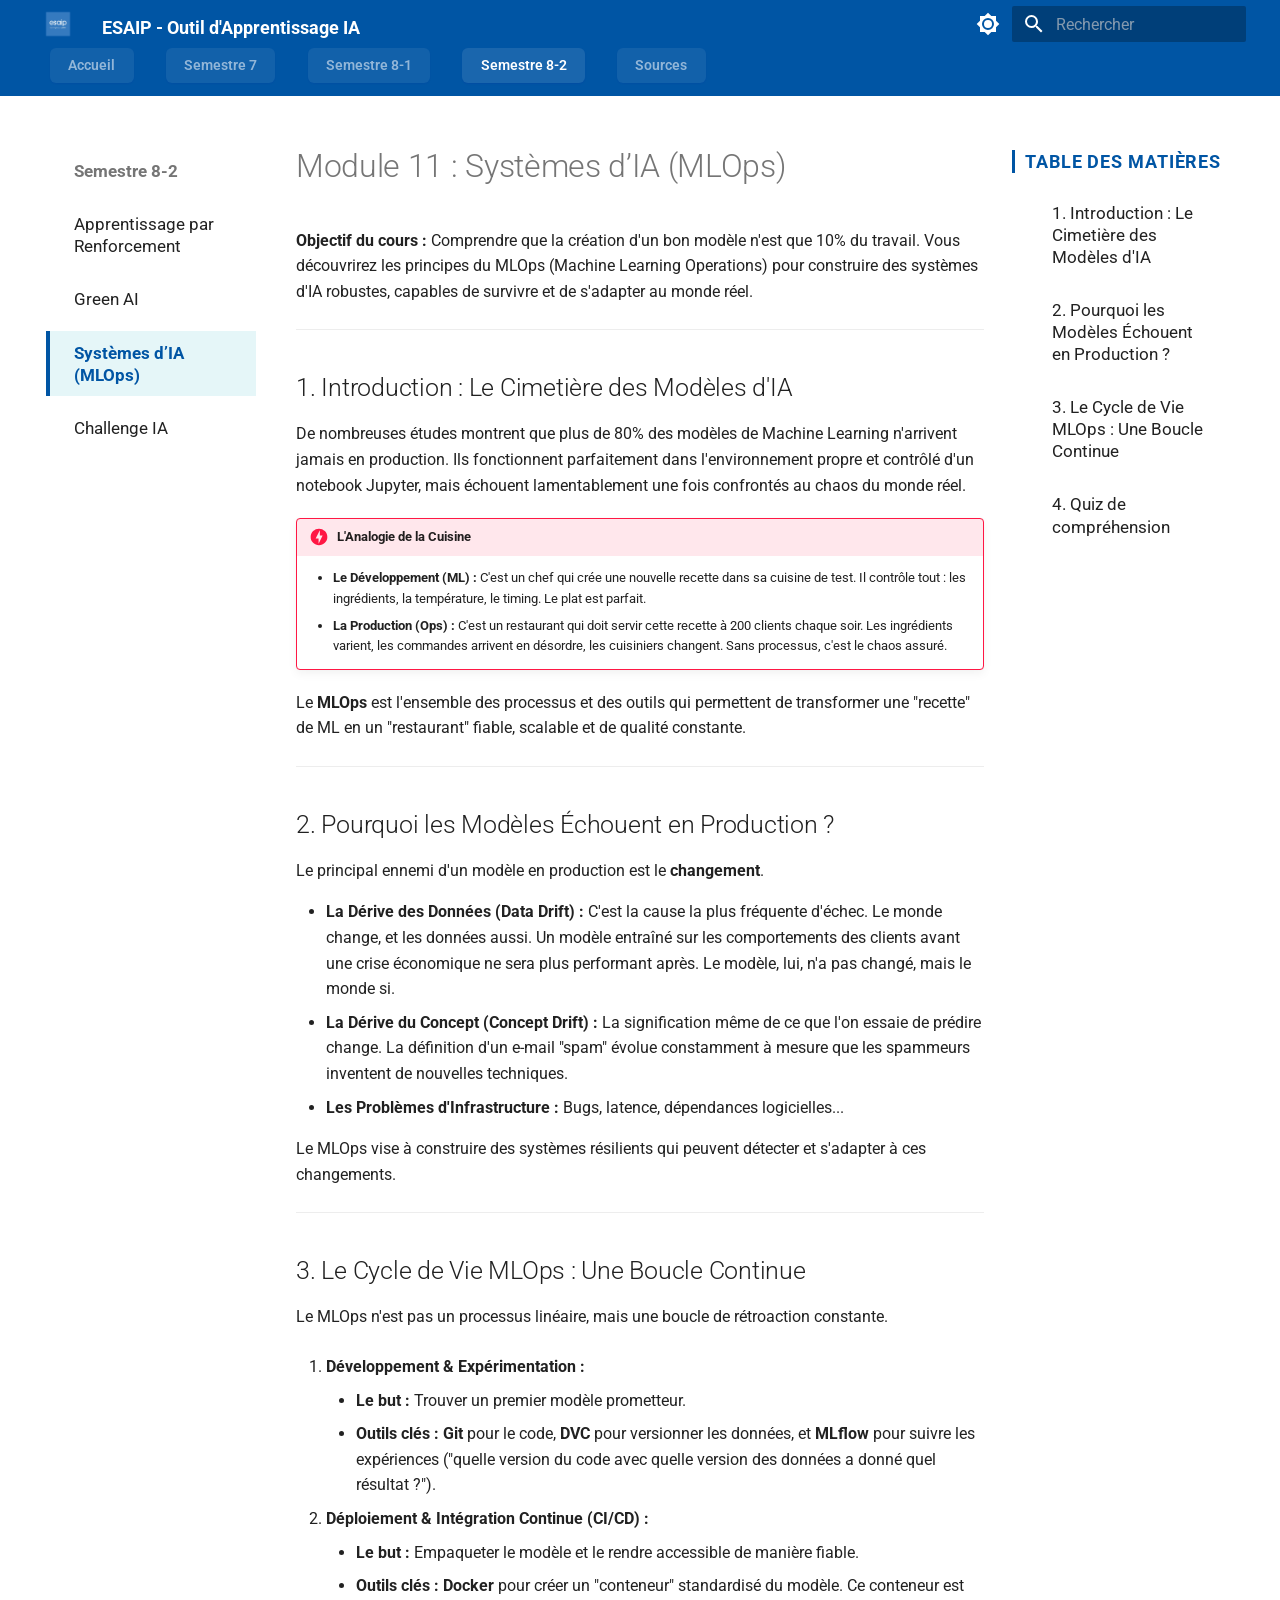
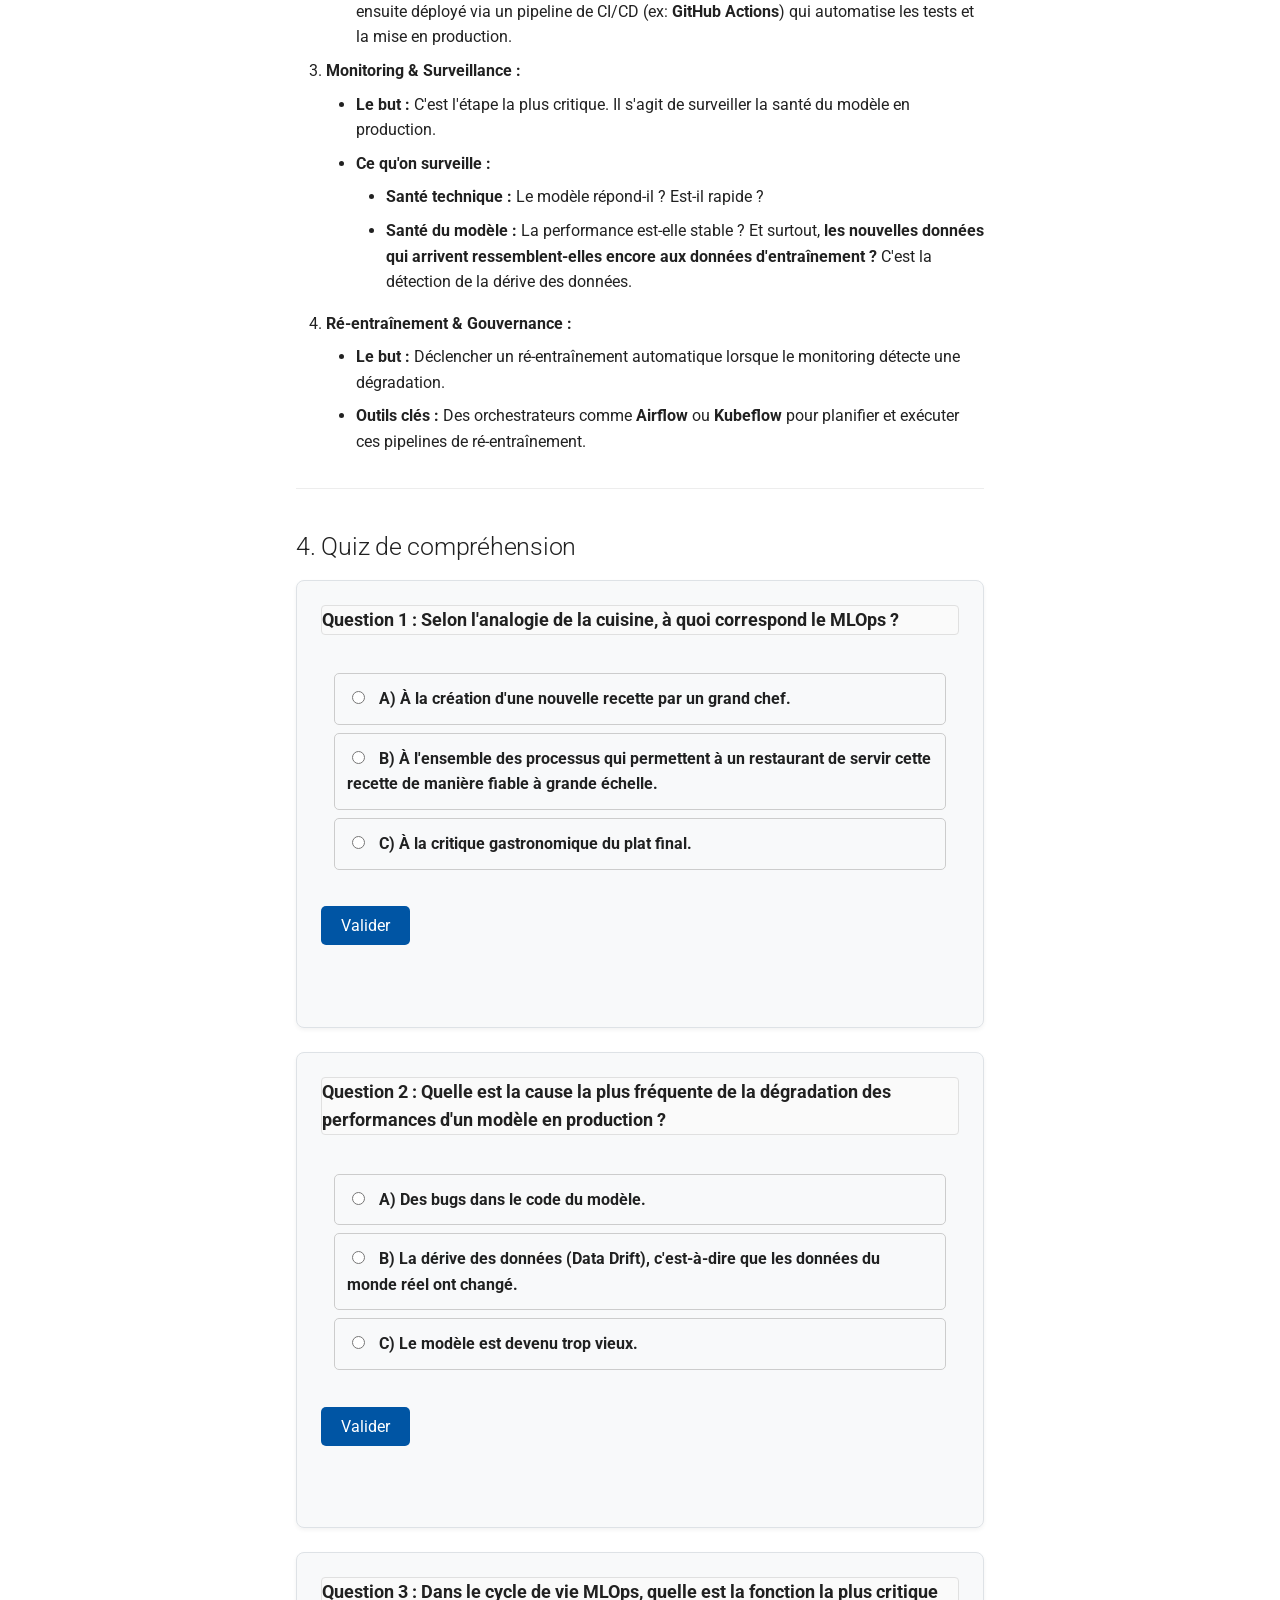
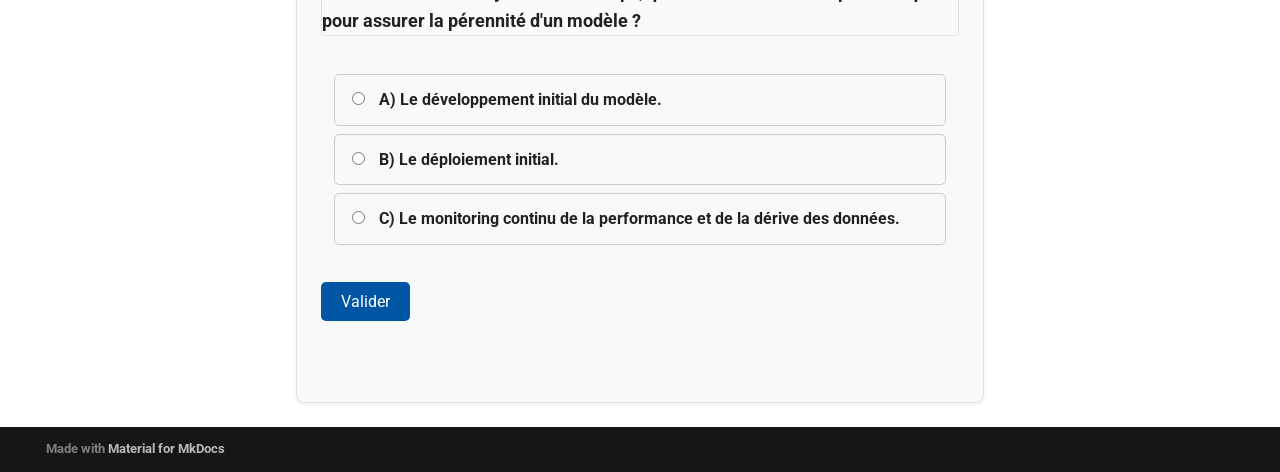
<file: semestre8-2/3_systemes_ia/index.html>
<!doctype html>
<html lang="fr" class="no-js">
  <head>
    
      <meta charset="utf-8">
      <meta name="viewport" content="width=device-width,initial-scale=1">
      
        <meta name="description" content="Un outil éducatif pour la spécialité Intelligence Artificielle de l'ESAIP.">
      
      
        <meta name="author" content="Mathis Marsault">
      
      
      
        <link rel="prev" href="../2_green_ai/">
      
      
        <link rel="next" href="../4_challenge_ia/">
      
      
      <link rel="icon" href="../../assets/logo.png">
      <meta name="generator" content="mkdocs-1.6.1, mkdocs-material-9.6.15">
    
    
      
        <title>Systèmes d’IA (MLOps) - ESAIP - Outil d'Apprentissage IA</title>
      
    
    
      <link rel="stylesheet" href="../../assets/stylesheets/main.342714a4.min.css">
      
        
        <link rel="stylesheet" href="../../assets/stylesheets/palette.06af60db.min.css">
      
      


    
    
      
    
    
      
        
        
        <link rel="preconnect" href="https://fonts.gstatic.com" crossorigin>
        <link rel="stylesheet" href="https://fonts.googleapis.com/css?family=Roboto:300,300i,400,400i,700,700i%7CRoboto+Mono:400,400i,700,700i&display=fallback">
        <style>:root{--md-text-font:"Roboto";--md-code-font:"Roboto Mono"}</style>
      
    
    
      <link rel="stylesheet" href="../../stylesheets/extra.css">
    
    <script>__md_scope=new URL("../..",location),__md_hash=e=>[...e].reduce(((e,_)=>(e<<5)-e+_.charCodeAt(0)),0),__md_get=(e,_=localStorage,t=__md_scope)=>JSON.parse(_.getItem(t.pathname+"."+e)),__md_set=(e,_,t=localStorage,a=__md_scope)=>{try{t.setItem(a.pathname+"."+e,JSON.stringify(_))}catch(e){}}</script>
    
      

    
    
    
  </head>
  
  
    
    
      
    
    
    
    
    <body dir="ltr" data-md-color-scheme="default" data-md-color-primary="custom" data-md-color-accent="light-blue">
  
    
    <input class="md-toggle" data-md-toggle="drawer" type="checkbox" id="__drawer" autocomplete="off">
    <input class="md-toggle" data-md-toggle="search" type="checkbox" id="__search" autocomplete="off">
    <label class="md-overlay" for="__drawer"></label>
    <div data-md-component="skip">
      
        
        <a href="#module-11-systemes-dia-mlops" class="md-skip">
          Aller au contenu
        </a>
      
    </div>
    <div data-md-component="announce">
      
    </div>
    
    
      

<header class="md-header" data-md-component="header">
  <nav class="md-header__inner md-grid" aria-label="En-tête">
    <a href="../.." title="ESAIP - Outil d&#39;Apprentissage IA" class="md-header__button md-logo" aria-label="ESAIP - Outil d'Apprentissage IA" data-md-component="logo">
      
  <img src="../../assets/logo.png" alt="logo">

    </a>
    <label class="md-header__button md-icon" for="__drawer">
      
      <svg xmlns="http://www.w3.org/2000/svg" viewBox="0 0 24 24"><path d="M3 6h18v2H3zm0 5h18v2H3zm0 5h18v2H3z"/></svg>
    </label>
    <div class="md-header__title" data-md-component="header-title">
      <div class="md-header__ellipsis">
        <div class="md-header__topic">
          <span class="md-ellipsis">
            ESAIP - Outil d'Apprentissage IA
          </span>
        </div>
        <div class="md-header__topic" data-md-component="header-topic">
          <span class="md-ellipsis">
            
              Systèmes d’IA (MLOps)
            
          </span>
        </div>
      </div>
    </div>
    
      
        <form class="md-header__option" data-md-component="palette">
  
    
    
    
    <input class="md-option" data-md-color-media="" data-md-color-scheme="default" data-md-color-primary="custom" data-md-color-accent="light-blue"  aria-label="Passer au mode nuit"  type="radio" name="__palette" id="__palette_0">
    
      <label class="md-header__button md-icon" title="Passer au mode nuit" for="__palette_1" hidden>
        <svg xmlns="http://www.w3.org/2000/svg" viewBox="0 0 24 24"><path d="M12 8a4 4 0 0 0-4 4 4 4 0 0 0 4 4 4 4 0 0 0 4-4 4 4 0 0 0-4-4m0 10a6 6 0 0 1-6-6 6 6 0 0 1 6-6 6 6 0 0 1 6 6 6 6 0 0 1-6 6m8-9.31V4h-4.69L12 .69 8.69 4H4v4.69L.69 12 4 15.31V20h4.69L12 23.31 15.31 20H20v-4.69L23.31 12z"/></svg>
      </label>
    
  
    
    
    
    <input class="md-option" data-md-color-media="" data-md-color-scheme="slate" data-md-color-primary="custom" data-md-color-accent="light-blue"  aria-label="Passer au mode jour"  type="radio" name="__palette" id="__palette_1">
    
      <label class="md-header__button md-icon" title="Passer au mode jour" for="__palette_0" hidden>
        <svg xmlns="http://www.w3.org/2000/svg" viewBox="0 0 24 24"><path d="M12 18c-.89 0-1.74-.2-2.5-.55C11.56 16.5 13 14.42 13 12s-1.44-4.5-3.5-5.45C10.26 6.2 11.11 6 12 6a6 6 0 0 1 6 6 6 6 0 0 1-6 6m8-9.31V4h-4.69L12 .69 8.69 4H4v4.69L.69 12 4 15.31V20h4.69L12 23.31 15.31 20H20v-4.69L23.31 12z"/></svg>
      </label>
    
  
</form>
      
    
    
      <script>var palette=__md_get("__palette");if(palette&&palette.color){if("(prefers-color-scheme)"===palette.color.media){var media=matchMedia("(prefers-color-scheme: light)"),input=document.querySelector(media.matches?"[data-md-color-media='(prefers-color-scheme: light)']":"[data-md-color-media='(prefers-color-scheme: dark)']");palette.color.media=input.getAttribute("data-md-color-media"),palette.color.scheme=input.getAttribute("data-md-color-scheme"),palette.color.primary=input.getAttribute("data-md-color-primary"),palette.color.accent=input.getAttribute("data-md-color-accent")}for(var[key,value]of Object.entries(palette.color))document.body.setAttribute("data-md-color-"+key,value)}</script>
    
    
    
      
      
        <label class="md-header__button md-icon" for="__search">
          
          <svg xmlns="http://www.w3.org/2000/svg" viewBox="0 0 24 24"><path d="M9.5 3A6.5 6.5 0 0 1 16 9.5c0 1.61-.59 3.09-1.56 4.23l.27.27h.79l5 5-1.5 1.5-5-5v-.79l-.27-.27A6.52 6.52 0 0 1 9.5 16 6.5 6.5 0 0 1 3 9.5 6.5 6.5 0 0 1 9.5 3m0 2C7 5 5 7 5 9.5S7 14 9.5 14 14 12 14 9.5 12 5 9.5 5"/></svg>
        </label>
        <div class="md-search" data-md-component="search" role="dialog">
  <label class="md-search__overlay" for="__search"></label>
  <div class="md-search__inner" role="search">
    <form class="md-search__form" name="search">
      <input type="text" class="md-search__input" name="query" aria-label="Rechercher" placeholder="Rechercher" autocapitalize="off" autocorrect="off" autocomplete="off" spellcheck="false" data-md-component="search-query" required>
      <label class="md-search__icon md-icon" for="__search">
        
        <svg xmlns="http://www.w3.org/2000/svg" viewBox="0 0 24 24"><path d="M9.5 3A6.5 6.5 0 0 1 16 9.5c0 1.61-.59 3.09-1.56 4.23l.27.27h.79l5 5-1.5 1.5-5-5v-.79l-.27-.27A6.52 6.52 0 0 1 9.5 16 6.5 6.5 0 0 1 3 9.5 6.5 6.5 0 0 1 9.5 3m0 2C7 5 5 7 5 9.5S7 14 9.5 14 14 12 14 9.5 12 5 9.5 5"/></svg>
        
        <svg xmlns="http://www.w3.org/2000/svg" viewBox="0 0 24 24"><path d="M20 11v2H8l5.5 5.5-1.42 1.42L4.16 12l7.92-7.92L13.5 5.5 8 11z"/></svg>
      </label>
      <nav class="md-search__options" aria-label="Recherche">
        
        <button type="reset" class="md-search__icon md-icon" title="Effacer" aria-label="Effacer" tabindex="-1">
          
          <svg xmlns="http://www.w3.org/2000/svg" viewBox="0 0 24 24"><path d="M19 6.41 17.59 5 12 10.59 6.41 5 5 6.41 10.59 12 5 17.59 6.41 19 12 13.41 17.59 19 19 17.59 13.41 12z"/></svg>
        </button>
      </nav>
      
        <div class="md-search__suggest" data-md-component="search-suggest"></div>
      
    </form>
    <div class="md-search__output">
      <div class="md-search__scrollwrap" tabindex="0" data-md-scrollfix>
        <div class="md-search-result" data-md-component="search-result">
          <div class="md-search-result__meta">
            Initialisation de la recherche
          </div>
          <ol class="md-search-result__list" role="presentation"></ol>
        </div>
      </div>
    </div>
  </div>
</div>
      
    
    
  </nav>
  
</header>
    
    <div class="md-container" data-md-component="container">
      
      
        
          
            
<nav class="md-tabs" aria-label="Onglets" data-md-component="tabs">
  <div class="md-grid">
    <ul class="md-tabs__list">
      
        
  
  
  
  
    <li class="md-tabs__item">
      <a href="../.." class="md-tabs__link">
        
  
  
    
  
  Accueil

      </a>
    </li>
  

      
        
  
  
  
  
    
    
      <li class="md-tabs__item">
        <a href="../../semestre7/1_ethique_ia/" class="md-tabs__link">
          
  
  
  Semestre 7

        </a>
      </li>
    
  

      
        
  
  
  
  
    
    
      <li class="md-tabs__item">
        <a href="../../semestre8-1/1_ia_explicable/" class="md-tabs__link">
          
  
  
  Semestre 8-1

        </a>
      </li>
    
  

      
        
  
  
  
    
  
  
    
    
      <li class="md-tabs__item md-tabs__item--active">
        <a href="../1_apprentissage_renforcement/" class="md-tabs__link">
          
  
  
  Semestre 8-2

        </a>
      </li>
    
  

      
        
  
  
  
  
    <li class="md-tabs__item">
      <a href="../../sources/" class="md-tabs__link">
        
  
  
    
  
  Sources

      </a>
    </li>
  

      
    </ul>
  </div>
</nav>
          
        
      
      <main class="md-main" data-md-component="main">
        <div class="md-main__inner md-grid">
          
            
              
              <div class="md-sidebar md-sidebar--primary" data-md-component="sidebar" data-md-type="navigation" >
                <div class="md-sidebar__scrollwrap">
                  <div class="md-sidebar__inner">
                    


  


<nav class="md-nav md-nav--primary md-nav--lifted" aria-label="Navigation" data-md-level="0">
  <label class="md-nav__title" for="__drawer">
    <a href="../.." title="ESAIP - Outil d&#39;Apprentissage IA" class="md-nav__button md-logo" aria-label="ESAIP - Outil d'Apprentissage IA" data-md-component="logo">
      
  <img src="../../assets/logo.png" alt="logo">

    </a>
    ESAIP - Outil d'Apprentissage IA
  </label>
  
  <ul class="md-nav__list" data-md-scrollfix>
    
      
      
  
  
  
  
    <li class="md-nav__item">
      <a href="../.." class="md-nav__link">
        
  
  
  <span class="md-ellipsis">
    Accueil
    
  </span>
  

      </a>
    </li>
  

    
      
      
  
  
  
  
    
    
    
    
      
      
    
    
    <li class="md-nav__item md-nav__item--nested">
      
        
        
        <input class="md-nav__toggle md-toggle " type="checkbox" id="__nav_2" >
        
          
          <label class="md-nav__link" for="__nav_2" id="__nav_2_label" tabindex="0">
            
  
  
  <span class="md-ellipsis">
    Semestre 7
    
  </span>
  

            <span class="md-nav__icon md-icon"></span>
          </label>
        
        <nav class="md-nav" data-md-level="1" aria-labelledby="__nav_2_label" aria-expanded="false">
          <label class="md-nav__title" for="__nav_2">
            <span class="md-nav__icon md-icon"></span>
            Semestre 7
          </label>
          <ul class="md-nav__list" data-md-scrollfix>
            
              
                
  
  
  
  
    <li class="md-nav__item">
      <a href="../../semestre7/1_ethique_ia/" class="md-nav__link">
        
  
  
  <span class="md-ellipsis">
    Éthique et IA
    
  </span>
  

      </a>
    </li>
  

              
            
              
                
  
  
  
  
    <li class="md-nav__item">
      <a href="../../semestre7/2_ingenierie_donnees/" class="md-nav__link">
        
  
  
  <span class="md-ellipsis">
    Ingénierie des Données
    
  </span>
  

      </a>
    </li>
  

              
            
              
                
  
  
  
  
    <li class="md-nav__item">
      <a href="../../semestre7/3_deep_learning/" class="md-nav__link">
        
  
  
  <span class="md-ellipsis">
    Deep Learning
    
  </span>
  

      </a>
    </li>
  

              
            
              
                
  
  
  
  
    <li class="md-nav__item">
      <a href="../../semestre7/4_optimisation_multicritere/" class="md-nav__link">
        
  
  
  <span class="md-ellipsis">
    Optimisation Multicritère
    
  </span>
  

      </a>
    </li>
  

              
            
          </ul>
        </nav>
      
    </li>
  

    
      
      
  
  
  
  
    
    
    
    
      
      
    
    
    <li class="md-nav__item md-nav__item--nested">
      
        
        
        <input class="md-nav__toggle md-toggle " type="checkbox" id="__nav_3" >
        
          
          <label class="md-nav__link" for="__nav_3" id="__nav_3_label" tabindex="0">
            
  
  
  <span class="md-ellipsis">
    Semestre 8-1
    
  </span>
  

            <span class="md-nav__icon md-icon"></span>
          </label>
        
        <nav class="md-nav" data-md-level="1" aria-labelledby="__nav_3_label" aria-expanded="false">
          <label class="md-nav__title" for="__nav_3">
            <span class="md-nav__icon md-icon"></span>
            Semestre 8-1
          </label>
          <ul class="md-nav__list" data-md-scrollfix>
            
              
                
  
  
  
  
    <li class="md-nav__item">
      <a href="../../semestre8-1/1_ia_explicable/" class="md-nav__link">
        
  
  
  <span class="md-ellipsis">
    IA Explicable (XAI)
    
  </span>
  

      </a>
    </li>
  

              
            
              
                
  
  
  
  
    <li class="md-nav__item">
      <a href="../../semestre8-1/2_taln/" class="md-nav__link">
        
  
  
  <span class="md-ellipsis">
    TALN
    
  </span>
  

      </a>
    </li>
  

              
            
              
                
  
  
  
  
    <li class="md-nav__item">
      <a href="../../semestre8-1/3_vision_par_ordinateur/" class="md-nav__link">
        
  
  
  <span class="md-ellipsis">
    Vision par Ordinateur
    
  </span>
  

      </a>
    </li>
  

              
            
              
                
  
  
  
  
    <li class="md-nav__item">
      <a href="../../semestre8-1/4_ia_generative/" class="md-nav__link">
        
  
  
  <span class="md-ellipsis">
    IA Générative
    
  </span>
  

      </a>
    </li>
  

              
            
          </ul>
        </nav>
      
    </li>
  

    
      
      
  
  
    
  
  
  
    
    
    
    
      
        
        
      
      
    
    
    <li class="md-nav__item md-nav__item--active md-nav__item--section md-nav__item--nested">
      
        
        
        <input class="md-nav__toggle md-toggle " type="checkbox" id="__nav_4" checked>
        
          
          <label class="md-nav__link" for="__nav_4" id="__nav_4_label" tabindex="">
            
  
  
  <span class="md-ellipsis">
    Semestre 8-2
    
  </span>
  

            <span class="md-nav__icon md-icon"></span>
          </label>
        
        <nav class="md-nav" data-md-level="1" aria-labelledby="__nav_4_label" aria-expanded="true">
          <label class="md-nav__title" for="__nav_4">
            <span class="md-nav__icon md-icon"></span>
            Semestre 8-2
          </label>
          <ul class="md-nav__list" data-md-scrollfix>
            
              
                
  
  
  
  
    <li class="md-nav__item">
      <a href="../1_apprentissage_renforcement/" class="md-nav__link">
        
  
  
  <span class="md-ellipsis">
    Apprentissage par Renforcement
    
  </span>
  

      </a>
    </li>
  

              
            
              
                
  
  
  
  
    <li class="md-nav__item">
      <a href="../2_green_ai/" class="md-nav__link">
        
  
  
  <span class="md-ellipsis">
    Green AI
    
  </span>
  

      </a>
    </li>
  

              
            
              
                
  
  
    
  
  
  
    <li class="md-nav__item md-nav__item--active">
      
      <input class="md-nav__toggle md-toggle" type="checkbox" id="__toc">
      
      
        
      
      
        <label class="md-nav__link md-nav__link--active" for="__toc">
          
  
  
  <span class="md-ellipsis">
    Systèmes d’IA (MLOps)
    
  </span>
  

          <span class="md-nav__icon md-icon"></span>
        </label>
      
      <a href="./" class="md-nav__link md-nav__link--active">
        
  
  
  <span class="md-ellipsis">
    Systèmes d’IA (MLOps)
    
  </span>
  

      </a>
      
        

<nav class="md-nav md-nav--secondary" aria-label="Table des matières">
  
  
  
    
  
  
    <label class="md-nav__title" for="__toc">
      <span class="md-nav__icon md-icon"></span>
      Table des matières
    </label>
    <ul class="md-nav__list" data-md-component="toc" data-md-scrollfix>
      
        <li class="md-nav__item">
  <a href="#1-introduction-le-cimetiere-des-modeles-dia" class="md-nav__link">
    <span class="md-ellipsis">
      1. Introduction : Le Cimetière des Modèles d'IA
    </span>
  </a>
  
</li>
      
        <li class="md-nav__item">
  <a href="#2-pourquoi-les-modeles-echouent-en-production" class="md-nav__link">
    <span class="md-ellipsis">
      2. Pourquoi les Modèles Échouent en Production ?
    </span>
  </a>
  
</li>
      
        <li class="md-nav__item">
  <a href="#3-le-cycle-de-vie-mlops-une-boucle-continue" class="md-nav__link">
    <span class="md-ellipsis">
      3. Le Cycle de Vie MLOps : Une Boucle Continue
    </span>
  </a>
  
</li>
      
        <li class="md-nav__item">
  <a href="#4-quiz-de-comprehension" class="md-nav__link">
    <span class="md-ellipsis">
      4. Quiz de compréhension
    </span>
  </a>
  
</li>
      
    </ul>
  
</nav>
      
    </li>
  

              
            
              
                
  
  
  
  
    <li class="md-nav__item">
      <a href="../4_challenge_ia/" class="md-nav__link">
        
  
  
  <span class="md-ellipsis">
    Challenge IA
    
  </span>
  

      </a>
    </li>
  

              
            
          </ul>
        </nav>
      
    </li>
  

    
      
      
  
  
  
  
    <li class="md-nav__item">
      <a href="../../sources/" class="md-nav__link">
        
  
  
  <span class="md-ellipsis">
    Sources
    
  </span>
  

      </a>
    </li>
  

    
  </ul>
</nav>
                  </div>
                </div>
              </div>
            
            
              
              <div class="md-sidebar md-sidebar--secondary" data-md-component="sidebar" data-md-type="toc" >
                <div class="md-sidebar__scrollwrap">
                  <div class="md-sidebar__inner">
                    

<nav class="md-nav md-nav--secondary" aria-label="Table des matières">
  
  
  
    
  
  
    <label class="md-nav__title" for="__toc">
      <span class="md-nav__icon md-icon"></span>
      Table des matières
    </label>
    <ul class="md-nav__list" data-md-component="toc" data-md-scrollfix>
      
        <li class="md-nav__item">
  <a href="#1-introduction-le-cimetiere-des-modeles-dia" class="md-nav__link">
    <span class="md-ellipsis">
      1. Introduction : Le Cimetière des Modèles d'IA
    </span>
  </a>
  
</li>
      
        <li class="md-nav__item">
  <a href="#2-pourquoi-les-modeles-echouent-en-production" class="md-nav__link">
    <span class="md-ellipsis">
      2. Pourquoi les Modèles Échouent en Production ?
    </span>
  </a>
  
</li>
      
        <li class="md-nav__item">
  <a href="#3-le-cycle-de-vie-mlops-une-boucle-continue" class="md-nav__link">
    <span class="md-ellipsis">
      3. Le Cycle de Vie MLOps : Une Boucle Continue
    </span>
  </a>
  
</li>
      
        <li class="md-nav__item">
  <a href="#4-quiz-de-comprehension" class="md-nav__link">
    <span class="md-ellipsis">
      4. Quiz de compréhension
    </span>
  </a>
  
</li>
      
    </ul>
  
</nav>
                  </div>
                </div>
              </div>
            
          
          
            <div class="md-content" data-md-component="content">
              <article class="md-content__inner md-typeset">
                
                  



<h1 id="module-11-systemes-dia-mlops">Module 11 : Systèmes d’IA (MLOps)</h1>
<p><strong>Objectif du cours :</strong> Comprendre que la création d'un bon modèle n'est que 10% du travail. Vous découvrirez les principes du MLOps (Machine Learning Operations) pour construire des systèmes d'IA robustes, capables de survivre et de s'adapter au monde réel.</p>
<hr />
<h2 id="1-introduction-le-cimetiere-des-modeles-dia">1. Introduction : Le Cimetière des Modèles d'IA</h2>
<p>De nombreuses études montrent que plus de 80% des modèles de Machine Learning n'arrivent jamais en production. Ils fonctionnent parfaitement dans l'environnement propre et contrôlé d'un notebook Jupyter, mais échouent lamentablement une fois confrontés au chaos du monde réel.</p>
<div class="admonition danger">
<p class="admonition-title">L'Analogie de la Cuisine</p>
<ul>
<li><strong>Le Développement (ML) :</strong> C'est un chef qui crée une nouvelle recette dans sa cuisine de test. Il contrôle tout : les ingrédients, la température, le timing. Le plat est parfait.</li>
<li><strong>La Production (Ops) :</strong> C'est un restaurant qui doit servir cette recette à 200 clients chaque soir. Les ingrédients varient, les commandes arrivent en désordre, les cuisiniers changent. Sans processus, c'est le chaos assuré.</li>
</ul>
</div>
<p>Le <strong>MLOps</strong> est l'ensemble des processus et des outils qui permettent de transformer une "recette" de ML en un "restaurant" fiable, scalable et de qualité constante.</p>
<hr />
<h2 id="2-pourquoi-les-modeles-echouent-en-production">2. Pourquoi les Modèles Échouent en Production ?</h2>
<p>Le principal ennemi d'un modèle en production est le <strong>changement</strong>.</p>
<ul>
<li><strong>La Dérive des Données (Data Drift) :</strong> C'est la cause la plus fréquente d'échec. Le monde change, et les données aussi. Un modèle entraîné sur les comportements des clients avant une crise économique ne sera plus performant après. Le modèle, lui, n'a pas changé, mais le monde si.</li>
<li><strong>La Dérive du Concept (Concept Drift) :</strong> La signification même de ce que l'on essaie de prédire change. La définition d'un e-mail "spam" évolue constamment à mesure que les spammeurs inventent de nouvelles techniques.</li>
<li><strong>Les Problèmes d'Infrastructure :</strong> Bugs, latence, dépendances logicielles...</li>
</ul>
<p>Le MLOps vise à construire des systèmes résilients qui peuvent détecter et s'adapter à ces changements.</p>
<hr />
<h2 id="3-le-cycle-de-vie-mlops-une-boucle-continue">3. Le Cycle de Vie MLOps : Une Boucle Continue</h2>
<p>Le MLOps n'est pas un processus linéaire, mais une boucle de rétroaction constante.</p>
<ol>
<li>
<p><strong>Développement &amp; Expérimentation :</strong></p>
<ul>
<li><strong>Le but :</strong> Trouver un premier modèle prometteur.</li>
<li><strong>Outils clés :</strong> <strong>Git</strong> pour le code, <strong>DVC</strong> pour versionner les données, et <strong>MLflow</strong> pour suivre les expériences ("quelle version du code avec quelle version des données a donné quel résultat ?").</li>
</ul>
</li>
<li>
<p><strong>Déploiement &amp; Intégration Continue (CI/CD) :</strong></p>
<ul>
<li><strong>Le but :</strong> Empaqueter le modèle et le rendre accessible de manière fiable.</li>
<li><strong>Outils clés :</strong> <strong>Docker</strong> pour créer un "conteneur" standardisé du modèle. Ce conteneur est ensuite déployé via un pipeline de CI/CD (ex: <strong>GitHub Actions</strong>) qui automatise les tests et la mise en production.</li>
</ul>
</li>
<li>
<p><strong>Monitoring &amp; Surveillance :</strong></p>
<ul>
<li><strong>Le but :</strong> C'est l'étape la plus critique. Il s'agit de surveiller la santé du modèle en production.</li>
<li><strong>Ce qu'on surveille :</strong><ul>
<li><strong>Santé technique :</strong> Le modèle répond-il ? Est-il rapide ?</li>
<li><strong>Santé du modèle :</strong> La performance est-elle stable ? Et surtout, <strong>les nouvelles données qui arrivent ressemblent-elles encore aux données d'entraînement ?</strong> C'est la détection de la dérive des données.</li>
</ul>
</li>
</ul>
</li>
<li>
<p><strong>Ré-entraînement &amp; Gouvernance :</strong></p>
<ul>
<li><strong>Le but :</strong> Déclencher un ré-entraînement automatique lorsque le monitoring détecte une dégradation.</li>
<li><strong>Outils clés :</strong> Des orchestrateurs comme <strong>Airflow</strong> ou <strong>Kubeflow</strong> pour planifier et exécuter ces pipelines de ré-entraînement.</li>
</ul>
</li>
</ol>
<hr />
<h2 id="4-quiz-de-comprehension">4. Quiz de compréhension</h2>
<div class="quiz" id="quiz_mlops_1">
    <p class="quiz-question"><strong>Question 1 : Selon l'analogie de la cuisine, à quoi correspond le MLOps ?</p>
    <div class="quiz-options">
        <label><input type="radio" name="q_mlops_1" value="a"> A) À la création d'une nouvelle recette par un grand chef.</label>
        <label><input type="radio" name="q_mlops_1" value="b"> B) À l'ensemble des processus qui permettent à un restaurant de servir cette recette de manière fiable à grande échelle.</label>
        <label><input type="radio" name="q_mlops_1" value="c"> C) À la critique gastronomique du plat final.</label>
    </div>
    <button class="quiz-submit-button" onclick="checkQuiz('quiz_mlops_1', {'q_mlops_1': 'b'})">Valider</button>
    <p class="quiz-feedback"></p>
</div>

<div class="quiz" id="quiz_mlops_2">
    <p class="quiz-question"><strong>Question 2 : Quelle est la cause la plus fréquente de la dégradation des performances d'un modèle en production ?</p>
    <div class="quiz-options">
        <label><input type="radio" name="q_mlops_2" value="a"> A) Des bugs dans le code du modèle.</label>
        <label><input type="radio" name="q_mlops_2" value="b"> B) La dérive des données (Data Drift), c'est-à-dire que les données du monde réel ont changé.</label>
        <label><input type="radio" name="q_mlops_2" value="c"> C) Le modèle est devenu trop vieux.</label>
    </div>
    <button class="quiz-submit-button" onclick="checkQuiz('quiz_mlops_2', {'q_mlops_2': 'b'})">Valider</button>
    <p class="quiz-feedback"></p>
</div>

<div class="quiz" id="quiz_mlops_3">
    <p class="quiz-question"><strong>Question 3 : Dans le cycle de vie MLOps, quelle est la fonction la plus critique pour assurer la pérennité d'un modèle ?</p>
    <div class="quiz-options">
        <label><input type="radio" name="q_mlops_3" value="a"> A) Le développement initial du modèle.</label>
        <label><input type="radio" name="q_mlops_3" value="b"> B) Le déploiement initial.</label>
        <label><input type="radio" name="q_mlops_3" value="c"> C) Le monitoring continu de la performance et de la dérive des données.</label>
    </div>
    <button class="quiz-submit-button" onclick="checkQuiz('quiz_mlops_3', {'q_mlops_3': 'c'})">Valider</button>
    <p class="quiz-feedback"></p>
</div>












                
              </article>
            </div>
          
          
<script>var target=document.getElementById(location.hash.slice(1));target&&target.name&&(target.checked=target.name.startsWith("__tabbed_"))</script>
        </div>
        
          <button type="button" class="md-top md-icon" data-md-component="top" hidden>
  
  <svg xmlns="http://www.w3.org/2000/svg" viewBox="0 0 24 24"><path d="M13 20h-2V8l-5.5 5.5-1.42-1.42L12 4.16l7.92 7.92-1.42 1.42L13 8z"/></svg>
  Retour en haut de la page
</button>
        
      </main>
      
        <footer class="md-footer">
  
  <div class="md-footer-meta md-typeset">
    <div class="md-footer-meta__inner md-grid">
      <div class="md-copyright">
  
  
    Made with
    <a href="https://squidfunk.github.io/mkdocs-material/" target="_blank" rel="noopener">
      Material for MkDocs
    </a>
  
</div>
      
    </div>
  </div>
</footer>
      
    </div>
    <div class="md-dialog" data-md-component="dialog">
      <div class="md-dialog__inner md-typeset"></div>
    </div>
    
    
    
      
      <script id="__config" type="application/json">{"base": "../..", "features": ["navigation.tabs", "navigation.top", "search.suggest", "search.highlight", "content.code.annotate"], "search": "../../assets/javascripts/workers/search.d50fe291.min.js", "tags": null, "translations": {"clipboard.copied": "Copi\u00e9 dans le presse-papier", "clipboard.copy": "Copier dans le presse-papier", "search.result.more.one": "1 de plus sur cette page", "search.result.more.other": "# de plus sur cette page", "search.result.none": "Aucun document trouv\u00e9", "search.result.one": "1 document trouv\u00e9", "search.result.other": "# documents trouv\u00e9s", "search.result.placeholder": "Taper pour d\u00e9marrer la recherche", "search.result.term.missing": "Non trouv\u00e9", "select.version": "S\u00e9lectionner la version"}, "version": null}</script>
    
    
      <script src="../../assets/javascripts/bundle.56ea9cef.min.js"></script>
      
        <script src="../../javascripts/quiz.js"></script>
      
    
  </body>
</html>
</file>
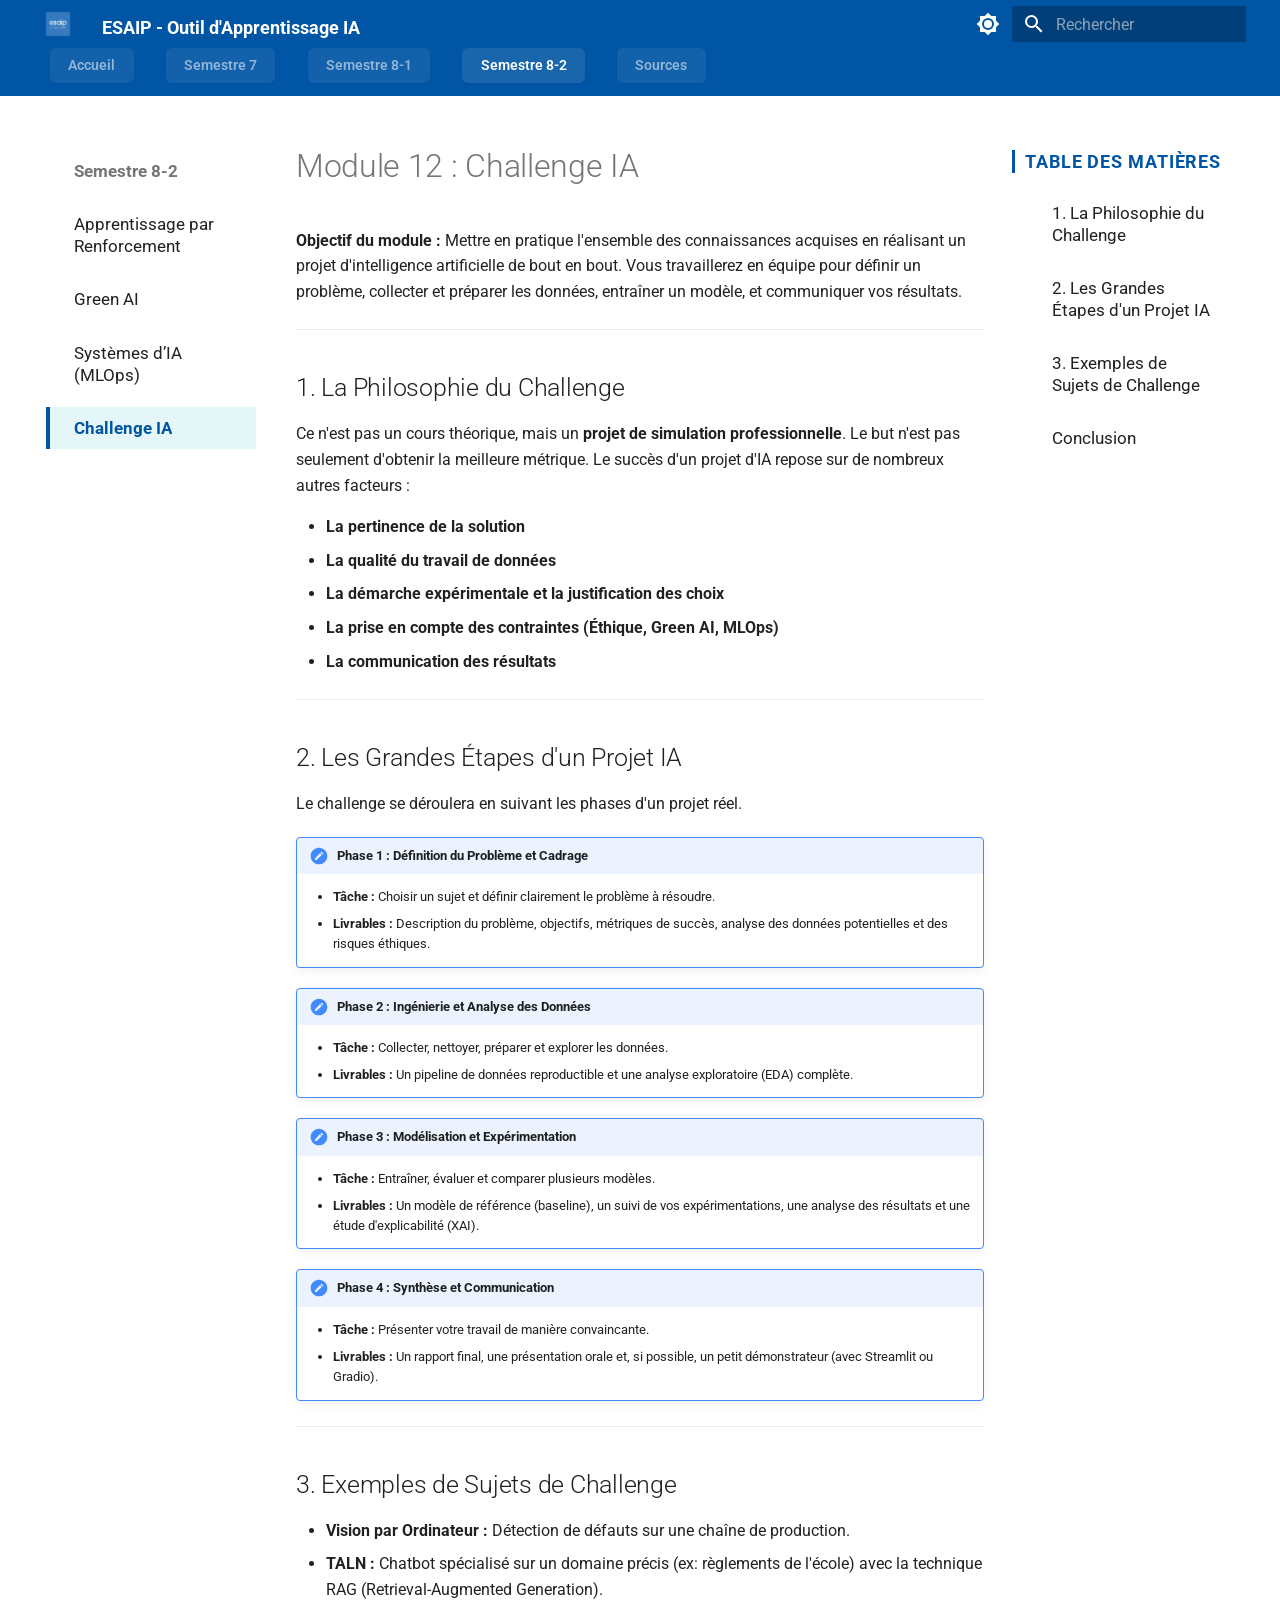
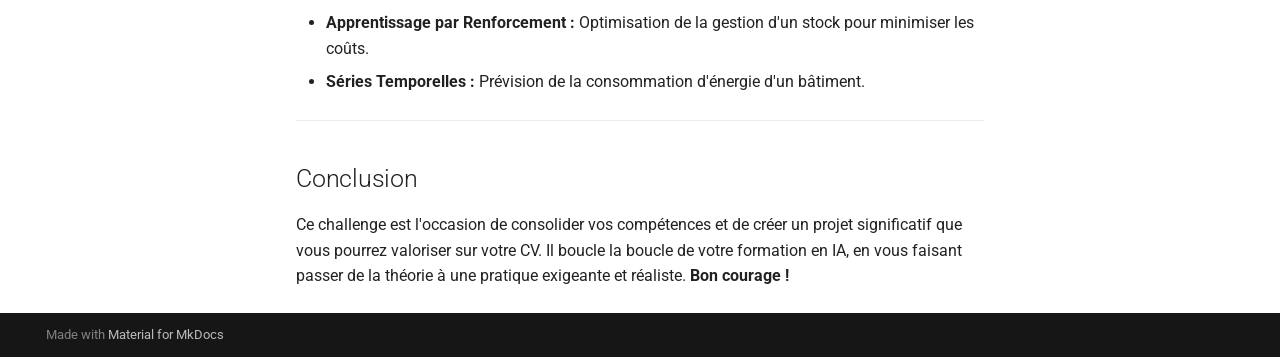
<file: semestre8-2/4_challenge_ia/index.html>
<!doctype html>
<html lang="fr" class="no-js">
  <head>
    
      <meta charset="utf-8">
      <meta name="viewport" content="width=device-width,initial-scale=1">
      
        <meta name="description" content="Un outil éducatif pour la spécialité Intelligence Artificielle de l'ESAIP.">
      
      
        <meta name="author" content="Mathis Marsault">
      
      
      
        <link rel="prev" href="../3_systemes_ia/">
      
      
        <link rel="next" href="../../sources/">
      
      
      <link rel="icon" href="../../assets/logo.png">
      <meta name="generator" content="mkdocs-1.6.1, mkdocs-material-9.6.15">
    
    
      
        <title>Challenge IA - ESAIP - Outil d'Apprentissage IA</title>
      
    
    
      <link rel="stylesheet" href="../../assets/stylesheets/main.342714a4.min.css">
      
        
        <link rel="stylesheet" href="../../assets/stylesheets/palette.06af60db.min.css">
      
      


    
    
      
    
    
      
        
        
        <link rel="preconnect" href="https://fonts.gstatic.com" crossorigin>
        <link rel="stylesheet" href="https://fonts.googleapis.com/css?family=Roboto:300,300i,400,400i,700,700i%7CRoboto+Mono:400,400i,700,700i&display=fallback">
        <style>:root{--md-text-font:"Roboto";--md-code-font:"Roboto Mono"}</style>
      
    
    
      <link rel="stylesheet" href="../../stylesheets/extra.css">
    
    <script>__md_scope=new URL("../..",location),__md_hash=e=>[...e].reduce(((e,_)=>(e<<5)-e+_.charCodeAt(0)),0),__md_get=(e,_=localStorage,t=__md_scope)=>JSON.parse(_.getItem(t.pathname+"."+e)),__md_set=(e,_,t=localStorage,a=__md_scope)=>{try{t.setItem(a.pathname+"."+e,JSON.stringify(_))}catch(e){}}</script>
    
      

    
    
    
  </head>
  
  
    
    
      
    
    
    
    
    <body dir="ltr" data-md-color-scheme="default" data-md-color-primary="custom" data-md-color-accent="light-blue">
  
    
    <input class="md-toggle" data-md-toggle="drawer" type="checkbox" id="__drawer" autocomplete="off">
    <input class="md-toggle" data-md-toggle="search" type="checkbox" id="__search" autocomplete="off">
    <label class="md-overlay" for="__drawer"></label>
    <div data-md-component="skip">
      
        
        <a href="#module-12-challenge-ia" class="md-skip">
          Aller au contenu
        </a>
      
    </div>
    <div data-md-component="announce">
      
    </div>
    
    
      

<header class="md-header" data-md-component="header">
  <nav class="md-header__inner md-grid" aria-label="En-tête">
    <a href="../.." title="ESAIP - Outil d&#39;Apprentissage IA" class="md-header__button md-logo" aria-label="ESAIP - Outil d'Apprentissage IA" data-md-component="logo">
      
  <img src="../../assets/logo.png" alt="logo">

    </a>
    <label class="md-header__button md-icon" for="__drawer">
      
      <svg xmlns="http://www.w3.org/2000/svg" viewBox="0 0 24 24"><path d="M3 6h18v2H3zm0 5h18v2H3zm0 5h18v2H3z"/></svg>
    </label>
    <div class="md-header__title" data-md-component="header-title">
      <div class="md-header__ellipsis">
        <div class="md-header__topic">
          <span class="md-ellipsis">
            ESAIP - Outil d'Apprentissage IA
          </span>
        </div>
        <div class="md-header__topic" data-md-component="header-topic">
          <span class="md-ellipsis">
            
              Challenge IA
            
          </span>
        </div>
      </div>
    </div>
    
      
        <form class="md-header__option" data-md-component="palette">
  
    
    
    
    <input class="md-option" data-md-color-media="" data-md-color-scheme="default" data-md-color-primary="custom" data-md-color-accent="light-blue"  aria-label="Passer au mode nuit"  type="radio" name="__palette" id="__palette_0">
    
      <label class="md-header__button md-icon" title="Passer au mode nuit" for="__palette_1" hidden>
        <svg xmlns="http://www.w3.org/2000/svg" viewBox="0 0 24 24"><path d="M12 8a4 4 0 0 0-4 4 4 4 0 0 0 4 4 4 4 0 0 0 4-4 4 4 0 0 0-4-4m0 10a6 6 0 0 1-6-6 6 6 0 0 1 6-6 6 6 0 0 1 6 6 6 6 0 0 1-6 6m8-9.31V4h-4.69L12 .69 8.69 4H4v4.69L.69 12 4 15.31V20h4.69L12 23.31 15.31 20H20v-4.69L23.31 12z"/></svg>
      </label>
    
  
    
    
    
    <input class="md-option" data-md-color-media="" data-md-color-scheme="slate" data-md-color-primary="custom" data-md-color-accent="light-blue"  aria-label="Passer au mode jour"  type="radio" name="__palette" id="__palette_1">
    
      <label class="md-header__button md-icon" title="Passer au mode jour" for="__palette_0" hidden>
        <svg xmlns="http://www.w3.org/2000/svg" viewBox="0 0 24 24"><path d="M12 18c-.89 0-1.74-.2-2.5-.55C11.56 16.5 13 14.42 13 12s-1.44-4.5-3.5-5.45C10.26 6.2 11.11 6 12 6a6 6 0 0 1 6 6 6 6 0 0 1-6 6m8-9.31V4h-4.69L12 .69 8.69 4H4v4.69L.69 12 4 15.31V20h4.69L12 23.31 15.31 20H20v-4.69L23.31 12z"/></svg>
      </label>
    
  
</form>
      
    
    
      <script>var palette=__md_get("__palette");if(palette&&palette.color){if("(prefers-color-scheme)"===palette.color.media){var media=matchMedia("(prefers-color-scheme: light)"),input=document.querySelector(media.matches?"[data-md-color-media='(prefers-color-scheme: light)']":"[data-md-color-media='(prefers-color-scheme: dark)']");palette.color.media=input.getAttribute("data-md-color-media"),palette.color.scheme=input.getAttribute("data-md-color-scheme"),palette.color.primary=input.getAttribute("data-md-color-primary"),palette.color.accent=input.getAttribute("data-md-color-accent")}for(var[key,value]of Object.entries(palette.color))document.body.setAttribute("data-md-color-"+key,value)}</script>
    
    
    
      
      
        <label class="md-header__button md-icon" for="__search">
          
          <svg xmlns="http://www.w3.org/2000/svg" viewBox="0 0 24 24"><path d="M9.5 3A6.5 6.5 0 0 1 16 9.5c0 1.61-.59 3.09-1.56 4.23l.27.27h.79l5 5-1.5 1.5-5-5v-.79l-.27-.27A6.52 6.52 0 0 1 9.5 16 6.5 6.5 0 0 1 3 9.5 6.5 6.5 0 0 1 9.5 3m0 2C7 5 5 7 5 9.5S7 14 9.5 14 14 12 14 9.5 12 5 9.5 5"/></svg>
        </label>
        <div class="md-search" data-md-component="search" role="dialog">
  <label class="md-search__overlay" for="__search"></label>
  <div class="md-search__inner" role="search">
    <form class="md-search__form" name="search">
      <input type="text" class="md-search__input" name="query" aria-label="Rechercher" placeholder="Rechercher" autocapitalize="off" autocorrect="off" autocomplete="off" spellcheck="false" data-md-component="search-query" required>
      <label class="md-search__icon md-icon" for="__search">
        
        <svg xmlns="http://www.w3.org/2000/svg" viewBox="0 0 24 24"><path d="M9.5 3A6.5 6.5 0 0 1 16 9.5c0 1.61-.59 3.09-1.56 4.23l.27.27h.79l5 5-1.5 1.5-5-5v-.79l-.27-.27A6.52 6.52 0 0 1 9.5 16 6.5 6.5 0 0 1 3 9.5 6.5 6.5 0 0 1 9.5 3m0 2C7 5 5 7 5 9.5S7 14 9.5 14 14 12 14 9.5 12 5 9.5 5"/></svg>
        
        <svg xmlns="http://www.w3.org/2000/svg" viewBox="0 0 24 24"><path d="M20 11v2H8l5.5 5.5-1.42 1.42L4.16 12l7.92-7.92L13.5 5.5 8 11z"/></svg>
      </label>
      <nav class="md-search__options" aria-label="Recherche">
        
        <button type="reset" class="md-search__icon md-icon" title="Effacer" aria-label="Effacer" tabindex="-1">
          
          <svg xmlns="http://www.w3.org/2000/svg" viewBox="0 0 24 24"><path d="M19 6.41 17.59 5 12 10.59 6.41 5 5 6.41 10.59 12 5 17.59 6.41 19 12 13.41 17.59 19 19 17.59 13.41 12z"/></svg>
        </button>
      </nav>
      
        <div class="md-search__suggest" data-md-component="search-suggest"></div>
      
    </form>
    <div class="md-search__output">
      <div class="md-search__scrollwrap" tabindex="0" data-md-scrollfix>
        <div class="md-search-result" data-md-component="search-result">
          <div class="md-search-result__meta">
            Initialisation de la recherche
          </div>
          <ol class="md-search-result__list" role="presentation"></ol>
        </div>
      </div>
    </div>
  </div>
</div>
      
    
    
  </nav>
  
</header>
    
    <div class="md-container" data-md-component="container">
      
      
        
          
            
<nav class="md-tabs" aria-label="Onglets" data-md-component="tabs">
  <div class="md-grid">
    <ul class="md-tabs__list">
      
        
  
  
  
  
    <li class="md-tabs__item">
      <a href="../.." class="md-tabs__link">
        
  
  
    
  
  Accueil

      </a>
    </li>
  

      
        
  
  
  
  
    
    
      <li class="md-tabs__item">
        <a href="../../semestre7/1_ethique_ia/" class="md-tabs__link">
          
  
  
  Semestre 7

        </a>
      </li>
    
  

      
        
  
  
  
  
    
    
      <li class="md-tabs__item">
        <a href="../../semestre8-1/1_ia_explicable/" class="md-tabs__link">
          
  
  
  Semestre 8-1

        </a>
      </li>
    
  

      
        
  
  
  
    
  
  
    
    
      <li class="md-tabs__item md-tabs__item--active">
        <a href="../1_apprentissage_renforcement/" class="md-tabs__link">
          
  
  
  Semestre 8-2

        </a>
      </li>
    
  

      
        
  
  
  
  
    <li class="md-tabs__item">
      <a href="../../sources/" class="md-tabs__link">
        
  
  
    
  
  Sources

      </a>
    </li>
  

      
    </ul>
  </div>
</nav>
          
        
      
      <main class="md-main" data-md-component="main">
        <div class="md-main__inner md-grid">
          
            
              
              <div class="md-sidebar md-sidebar--primary" data-md-component="sidebar" data-md-type="navigation" >
                <div class="md-sidebar__scrollwrap">
                  <div class="md-sidebar__inner">
                    


  


<nav class="md-nav md-nav--primary md-nav--lifted" aria-label="Navigation" data-md-level="0">
  <label class="md-nav__title" for="__drawer">
    <a href="../.." title="ESAIP - Outil d&#39;Apprentissage IA" class="md-nav__button md-logo" aria-label="ESAIP - Outil d'Apprentissage IA" data-md-component="logo">
      
  <img src="../../assets/logo.png" alt="logo">

    </a>
    ESAIP - Outil d'Apprentissage IA
  </label>
  
  <ul class="md-nav__list" data-md-scrollfix>
    
      
      
  
  
  
  
    <li class="md-nav__item">
      <a href="../.." class="md-nav__link">
        
  
  
  <span class="md-ellipsis">
    Accueil
    
  </span>
  

      </a>
    </li>
  

    
      
      
  
  
  
  
    
    
    
    
      
      
    
    
    <li class="md-nav__item md-nav__item--nested">
      
        
        
        <input class="md-nav__toggle md-toggle " type="checkbox" id="__nav_2" >
        
          
          <label class="md-nav__link" for="__nav_2" id="__nav_2_label" tabindex="0">
            
  
  
  <span class="md-ellipsis">
    Semestre 7
    
  </span>
  

            <span class="md-nav__icon md-icon"></span>
          </label>
        
        <nav class="md-nav" data-md-level="1" aria-labelledby="__nav_2_label" aria-expanded="false">
          <label class="md-nav__title" for="__nav_2">
            <span class="md-nav__icon md-icon"></span>
            Semestre 7
          </label>
          <ul class="md-nav__list" data-md-scrollfix>
            
              
                
  
  
  
  
    <li class="md-nav__item">
      <a href="../../semestre7/1_ethique_ia/" class="md-nav__link">
        
  
  
  <span class="md-ellipsis">
    Éthique et IA
    
  </span>
  

      </a>
    </li>
  

              
            
              
                
  
  
  
  
    <li class="md-nav__item">
      <a href="../../semestre7/2_ingenierie_donnees/" class="md-nav__link">
        
  
  
  <span class="md-ellipsis">
    Ingénierie des Données
    
  </span>
  

      </a>
    </li>
  

              
            
              
                
  
  
  
  
    <li class="md-nav__item">
      <a href="../../semestre7/3_deep_learning/" class="md-nav__link">
        
  
  
  <span class="md-ellipsis">
    Deep Learning
    
  </span>
  

      </a>
    </li>
  

              
            
              
                
  
  
  
  
    <li class="md-nav__item">
      <a href="../../semestre7/4_optimisation_multicritere/" class="md-nav__link">
        
  
  
  <span class="md-ellipsis">
    Optimisation Multicritère
    
  </span>
  

      </a>
    </li>
  

              
            
          </ul>
        </nav>
      
    </li>
  

    
      
      
  
  
  
  
    
    
    
    
      
      
    
    
    <li class="md-nav__item md-nav__item--nested">
      
        
        
        <input class="md-nav__toggle md-toggle " type="checkbox" id="__nav_3" >
        
          
          <label class="md-nav__link" for="__nav_3" id="__nav_3_label" tabindex="0">
            
  
  
  <span class="md-ellipsis">
    Semestre 8-1
    
  </span>
  

            <span class="md-nav__icon md-icon"></span>
          </label>
        
        <nav class="md-nav" data-md-level="1" aria-labelledby="__nav_3_label" aria-expanded="false">
          <label class="md-nav__title" for="__nav_3">
            <span class="md-nav__icon md-icon"></span>
            Semestre 8-1
          </label>
          <ul class="md-nav__list" data-md-scrollfix>
            
              
                
  
  
  
  
    <li class="md-nav__item">
      <a href="../../semestre8-1/1_ia_explicable/" class="md-nav__link">
        
  
  
  <span class="md-ellipsis">
    IA Explicable (XAI)
    
  </span>
  

      </a>
    </li>
  

              
            
              
                
  
  
  
  
    <li class="md-nav__item">
      <a href="../../semestre8-1/2_taln/" class="md-nav__link">
        
  
  
  <span class="md-ellipsis">
    TALN
    
  </span>
  

      </a>
    </li>
  

              
            
              
                
  
  
  
  
    <li class="md-nav__item">
      <a href="../../semestre8-1/3_vision_par_ordinateur/" class="md-nav__link">
        
  
  
  <span class="md-ellipsis">
    Vision par Ordinateur
    
  </span>
  

      </a>
    </li>
  

              
            
              
                
  
  
  
  
    <li class="md-nav__item">
      <a href="../../semestre8-1/4_ia_generative/" class="md-nav__link">
        
  
  
  <span class="md-ellipsis">
    IA Générative
    
  </span>
  

      </a>
    </li>
  

              
            
          </ul>
        </nav>
      
    </li>
  

    
      
      
  
  
    
  
  
  
    
    
    
    
      
        
        
      
      
    
    
    <li class="md-nav__item md-nav__item--active md-nav__item--section md-nav__item--nested">
      
        
        
        <input class="md-nav__toggle md-toggle " type="checkbox" id="__nav_4" checked>
        
          
          <label class="md-nav__link" for="__nav_4" id="__nav_4_label" tabindex="">
            
  
  
  <span class="md-ellipsis">
    Semestre 8-2
    
  </span>
  

            <span class="md-nav__icon md-icon"></span>
          </label>
        
        <nav class="md-nav" data-md-level="1" aria-labelledby="__nav_4_label" aria-expanded="true">
          <label class="md-nav__title" for="__nav_4">
            <span class="md-nav__icon md-icon"></span>
            Semestre 8-2
          </label>
          <ul class="md-nav__list" data-md-scrollfix>
            
              
                
  
  
  
  
    <li class="md-nav__item">
      <a href="../1_apprentissage_renforcement/" class="md-nav__link">
        
  
  
  <span class="md-ellipsis">
    Apprentissage par Renforcement
    
  </span>
  

      </a>
    </li>
  

              
            
              
                
  
  
  
  
    <li class="md-nav__item">
      <a href="../2_green_ai/" class="md-nav__link">
        
  
  
  <span class="md-ellipsis">
    Green AI
    
  </span>
  

      </a>
    </li>
  

              
            
              
                
  
  
  
  
    <li class="md-nav__item">
      <a href="../3_systemes_ia/" class="md-nav__link">
        
  
  
  <span class="md-ellipsis">
    Systèmes d’IA (MLOps)
    
  </span>
  

      </a>
    </li>
  

              
            
              
                
  
  
    
  
  
  
    <li class="md-nav__item md-nav__item--active">
      
      <input class="md-nav__toggle md-toggle" type="checkbox" id="__toc">
      
      
        
      
      
        <label class="md-nav__link md-nav__link--active" for="__toc">
          
  
  
  <span class="md-ellipsis">
    Challenge IA
    
  </span>
  

          <span class="md-nav__icon md-icon"></span>
        </label>
      
      <a href="./" class="md-nav__link md-nav__link--active">
        
  
  
  <span class="md-ellipsis">
    Challenge IA
    
  </span>
  

      </a>
      
        

<nav class="md-nav md-nav--secondary" aria-label="Table des matières">
  
  
  
    
  
  
    <label class="md-nav__title" for="__toc">
      <span class="md-nav__icon md-icon"></span>
      Table des matières
    </label>
    <ul class="md-nav__list" data-md-component="toc" data-md-scrollfix>
      
        <li class="md-nav__item">
  <a href="#1-la-philosophie-du-challenge" class="md-nav__link">
    <span class="md-ellipsis">
      1. La Philosophie du Challenge
    </span>
  </a>
  
</li>
      
        <li class="md-nav__item">
  <a href="#2-les-grandes-etapes-dun-projet-ia" class="md-nav__link">
    <span class="md-ellipsis">
      2. Les Grandes Étapes d'un Projet IA
    </span>
  </a>
  
</li>
      
        <li class="md-nav__item">
  <a href="#3-exemples-de-sujets-de-challenge" class="md-nav__link">
    <span class="md-ellipsis">
      3. Exemples de Sujets de Challenge
    </span>
  </a>
  
</li>
      
        <li class="md-nav__item">
  <a href="#conclusion" class="md-nav__link">
    <span class="md-ellipsis">
      Conclusion
    </span>
  </a>
  
</li>
      
    </ul>
  
</nav>
      
    </li>
  

              
            
          </ul>
        </nav>
      
    </li>
  

    
      
      
  
  
  
  
    <li class="md-nav__item">
      <a href="../../sources/" class="md-nav__link">
        
  
  
  <span class="md-ellipsis">
    Sources
    
  </span>
  

      </a>
    </li>
  

    
  </ul>
</nav>
                  </div>
                </div>
              </div>
            
            
              
              <div class="md-sidebar md-sidebar--secondary" data-md-component="sidebar" data-md-type="toc" >
                <div class="md-sidebar__scrollwrap">
                  <div class="md-sidebar__inner">
                    

<nav class="md-nav md-nav--secondary" aria-label="Table des matières">
  
  
  
    
  
  
    <label class="md-nav__title" for="__toc">
      <span class="md-nav__icon md-icon"></span>
      Table des matières
    </label>
    <ul class="md-nav__list" data-md-component="toc" data-md-scrollfix>
      
        <li class="md-nav__item">
  <a href="#1-la-philosophie-du-challenge" class="md-nav__link">
    <span class="md-ellipsis">
      1. La Philosophie du Challenge
    </span>
  </a>
  
</li>
      
        <li class="md-nav__item">
  <a href="#2-les-grandes-etapes-dun-projet-ia" class="md-nav__link">
    <span class="md-ellipsis">
      2. Les Grandes Étapes d'un Projet IA
    </span>
  </a>
  
</li>
      
        <li class="md-nav__item">
  <a href="#3-exemples-de-sujets-de-challenge" class="md-nav__link">
    <span class="md-ellipsis">
      3. Exemples de Sujets de Challenge
    </span>
  </a>
  
</li>
      
        <li class="md-nav__item">
  <a href="#conclusion" class="md-nav__link">
    <span class="md-ellipsis">
      Conclusion
    </span>
  </a>
  
</li>
      
    </ul>
  
</nav>
                  </div>
                </div>
              </div>
            
          
          
            <div class="md-content" data-md-component="content">
              <article class="md-content__inner md-typeset">
                
                  



<h1 id="module-12-challenge-ia">Module 12 : Challenge IA</h1>
<p><strong>Objectif du module :</strong> Mettre en pratique l'ensemble des connaissances acquises en réalisant un projet d'intelligence artificielle de bout en bout. Vous travaillerez en équipe pour définir un problème, collecter et préparer les données, entraîner un modèle, et communiquer vos résultats.</p>
<hr />
<h2 id="1-la-philosophie-du-challenge">1. La Philosophie du Challenge</h2>
<p>Ce n'est pas un cours théorique, mais un <strong>projet de simulation professionnelle</strong>. Le but n'est pas seulement d'obtenir la meilleure métrique. Le succès d'un projet d'IA repose sur de nombreux autres facteurs :</p>
<ul>
<li><strong>La pertinence de la solution</strong></li>
<li><strong>La qualité du travail de données</strong></li>
<li><strong>La démarche expérimentale et la justification des choix</strong></li>
<li><strong>La prise en compte des contraintes (Éthique, Green AI, MLOps)</strong></li>
<li><strong>La communication des résultats</strong></li>
</ul>
<hr />
<h2 id="2-les-grandes-etapes-dun-projet-ia">2. Les Grandes Étapes d'un Projet IA</h2>
<p>Le challenge se déroulera en suivant les phases d'un projet réel.</p>
<div class="admonition todo">
<p class="admonition-title">Phase 1 : Définition du Problème et Cadrage</p>
<ul>
<li><strong>Tâche :</strong> Choisir un sujet et définir clairement le problème à résoudre.</li>
<li><strong>Livrables :</strong> Description du problème, objectifs, métriques de succès, analyse des données potentielles et des risques éthiques.</li>
</ul>
</div>
<div class="admonition todo">
<p class="admonition-title">Phase 2 : Ingénierie et Analyse des Données</p>
<ul>
<li><strong>Tâche :</strong> Collecter, nettoyer, préparer et explorer les données.</li>
<li><strong>Livrables :</strong> Un pipeline de données reproductible et une analyse exploratoire (EDA) complète.</li>
</ul>
</div>
<div class="admonition todo">
<p class="admonition-title">Phase 3 : Modélisation et Expérimentation</p>
<ul>
<li><strong>Tâche :</strong> Entraîner, évaluer et comparer plusieurs modèles.</li>
<li><strong>Livrables :</strong> Un modèle de référence (baseline), un suivi de vos expérimentations, une analyse des résultats et une étude d'explicabilité (XAI).</li>
</ul>
</div>
<div class="admonition todo">
<p class="admonition-title">Phase 4 : Synthèse et Communication</p>
<ul>
<li><strong>Tâche :</strong> Présenter votre travail de manière convaincante.</li>
<li><strong>Livrables :</strong> Un rapport final, une présentation orale et, si possible, un petit démonstrateur (avec Streamlit ou Gradio).</li>
</ul>
</div>
<hr />
<h2 id="3-exemples-de-sujets-de-challenge">3. Exemples de Sujets de Challenge</h2>
<ul>
<li><strong>Vision par Ordinateur :</strong> Détection de défauts sur une chaîne de production.</li>
<li><strong>TALN :</strong> Chatbot spécialisé sur un domaine précis (ex: règlements de l'école) avec la technique RAG (Retrieval-Augmented Generation).</li>
<li><strong>Apprentissage par Renforcement :</strong> Optimisation de la gestion d'un stock pour minimiser les coûts.</li>
<li><strong>Séries Temporelles :</strong> Prévision de la consommation d'énergie d'un bâtiment.</li>
</ul>
<hr />
<h2 id="conclusion">Conclusion</h2>
<p>Ce challenge est l'occasion de consolider vos compétences et de créer un projet significatif que vous pourrez valoriser sur votre CV. Il boucle la boucle de votre formation en IA, en vous faisant passer de la théorie à une pratique exigeante et réaliste. <strong>Bon courage !</strong></p>












                
              </article>
            </div>
          
          
<script>var target=document.getElementById(location.hash.slice(1));target&&target.name&&(target.checked=target.name.startsWith("__tabbed_"))</script>
        </div>
        
          <button type="button" class="md-top md-icon" data-md-component="top" hidden>
  
  <svg xmlns="http://www.w3.org/2000/svg" viewBox="0 0 24 24"><path d="M13 20h-2V8l-5.5 5.5-1.42-1.42L12 4.16l7.92 7.92-1.42 1.42L13 8z"/></svg>
  Retour en haut de la page
</button>
        
      </main>
      
        <footer class="md-footer">
  
  <div class="md-footer-meta md-typeset">
    <div class="md-footer-meta__inner md-grid">
      <div class="md-copyright">
  
  
    Made with
    <a href="https://squidfunk.github.io/mkdocs-material/" target="_blank" rel="noopener">
      Material for MkDocs
    </a>
  
</div>
      
    </div>
  </div>
</footer>
      
    </div>
    <div class="md-dialog" data-md-component="dialog">
      <div class="md-dialog__inner md-typeset"></div>
    </div>
    
    
    
      
      <script id="__config" type="application/json">{"base": "../..", "features": ["navigation.tabs", "navigation.top", "search.suggest", "search.highlight", "content.code.annotate"], "search": "../../assets/javascripts/workers/search.d50fe291.min.js", "tags": null, "translations": {"clipboard.copied": "Copi\u00e9 dans le presse-papier", "clipboard.copy": "Copier dans le presse-papier", "search.result.more.one": "1 de plus sur cette page", "search.result.more.other": "# de plus sur cette page", "search.result.none": "Aucun document trouv\u00e9", "search.result.one": "1 document trouv\u00e9", "search.result.other": "# documents trouv\u00e9s", "search.result.placeholder": "Taper pour d\u00e9marrer la recherche", "search.result.term.missing": "Non trouv\u00e9", "select.version": "S\u00e9lectionner la version"}, "version": null}</script>
    
    
      <script src="../../assets/javascripts/bundle.56ea9cef.min.js"></script>
      
        <script src="../../javascripts/quiz.js"></script>
      
    
  </body>
</html>
</file>
<file: stylesheets/extra.css>
/* Couleurs personnalisées ESAIP */
:root {
  --md-primary-fg-color:        #0055A4; /* Bleu ESAIP */
  --md-primary-fg-color--light: #00A5B5; /* Turquoise ESAIP */
  --md-primary-fg-color--dark:  #003366; /* Bleu foncé */
}

/* Style pour les quiz */
.quiz-question {
    border: 1px solid #e0e0e0;
    border-radius: 4px;
    margin-bottom: 1em;
    background-color: #fafafa;
}
.quiz-question summary {
    padding: 0.8em;
    font-weight: bold;
    cursor: pointer;
    outline: none;
}
.quiz-question[open] summary {
    border-bottom: 1px solid #e0e0e0;
}
.quiz-options {
    padding: 0.8em;
}
.quiz-options ul {
    list-style-type: none;
    padding-left: 0;
    margin: 0;
}
.quiz-options li.correct-answer {
    font-weight: bold;
    color: #4CAF50; /* Vert pour la bonne réponse */
}
.quiz-options li.correct-answer::before {
    content: '✔ ';
    color: #4CAF50;
}

/* Styles pour les nouveaux quiz interactifs */
.quiz {
    background-color: #f8f9fa;
    border: 1px solid #dee2e6;
    border-radius: 8px;
    padding: 1.5em;
    margin-bottom: 1.5em;
    box-shadow: 0 2px 4px rgba(0,0,0,0.05);
}

.quiz-question {
    font-size: 1.1em;
    margin-top: 0;
}

.quiz-options label {
    display: block;
    padding: 0.75em;
    margin: 0.5em 0;
    border-radius: 5px;
    border: 1px solid #ccc;
    cursor: pointer;
    transition: all 0.2s ease-in-out;
}

.quiz-options label:hover {
    background-color: #e9ecef;
}

.quiz-options input[type="radio"] {
    margin-right: 10px;
}

/* Styles pour le feedback sur les options */
.quiz-options label.correct {
    background-color: #d4edda;
    border-color: #c3e6cb;
    color: #155724;
    font-weight: bold;
}

.quiz-options label.incorrect {
    background-color: #f8d7da;
    border-color: #f5c6cb;
    color: #721c24;
    font-weight: bold;
}

.quiz-submit-button {
    background-color: var(--md-primary-fg-color);
    color: white;
    border: none;
    padding: 10px 20px;
    border-radius: 5px;
    font-size: 1em;
    cursor: pointer;
    margin-top: 1em;
    transition: background-color 0.2s;
}

.quiz-submit-button:hover {
    background-color: var(--md-primary-fg-color--dark);
}

.quiz-feedback {
    margin-top: 1em;
    padding: 0.8em;
    border-radius: 5px;
    font-weight: bold;
    display: block; /* Assure qu'il prend de la place */
}

.quiz-feedback.correct {
    background-color: #d4edda;
    color: #155724;
}

.quiz-feedback.incorrect {
    background-color: #f8d7da;
    color: #721c24;
}

.quiz-feedback.warning {
    background-color: #fff3cd;
    color: #856404;
}

/* Style pour la mise en avant de la chaîne YouTube */
.youtube-showcase {
    display: flex;
    align-items: center;
    gap: 2em;
    padding: 1em;
}

.youtube-text {
    flex: 3; /* Prend plus de place */
}

.youtube-logo {
    flex: 1; /* Prend moins de place */
    text-align: center;
}

.youtube-logo img {
    max-width: 100px;
    transition: transform 0.2s ease-in-out;
}

.youtube-logo img:hover {
    transform: scale(1.1);
}

/* Responsive pour les petits écrans */
@media screen and (max-width: 768px) {
    .youtube-showcase {
        flex-direction: column;
        text-align: center;
    }
}

/* ---------------------------------------------------------------- */
/* AMÉLIORATION VISUELLE DE LA NAVIGATION (VERSION AMÉLIORÉE)       */
/* ---------------------------------------------------------------- */

/* Conteneur des onglets pour ajouter un léger espacement */
.md-header__topic {
    padding: 0.2rem 0;
}

/* Style des onglets principaux (Semestre 7, etc.) */
.md-tabs__link {
    padding: 0.6em 1.3em; /* Plus de padding vertical pour un aspect plus épais */
    border-radius: 6px; /* Bords moins arrondis pour un look plus "bouton" */
    transition: all 0.1s ease-in-out;
    margin: 0 0.3em;
    font-size: 0.7rem; /* Taille de police légèrement augmentée */
    font-weight: 600; /* Police plus grasse par défaut */
    color: rgba(255, 255, 255, 0.8); /* Texte légèrement moins blanc pour contraster */
    background-color: rgba(255, 255, 255, 0.1); /* Fond subtil par défaut */
    box-shadow: 0 1px 2px rgba(23, 0, 153, 0.1); /* Ombre légère pour donner du relief */
}

/* Style de l'onglet ACTIF */
.md-tabs__link--active {
    background-color: #FFFFFF; /* Fond blanc plein pour un maximum de contraste */
    color: var(--md-primary-fg-color); /* Texte avec la couleur principale (bleu ESAIP) */
    font-weight: 700; /* Police encore plus grasse */
    box-shadow: 0 2px 5px rgba(0,0,0,0.2); /* Ombre plus prononcée */
}

/* Effet au survol d'un onglet non-actif */
.md-tabs__link:not(.md-tabs__link--active):hover {
    background-color: rgba(255, 255, 255, 0.3);
    color: #FFFFFF; /* Texte blanc plein au survol */
    transform: translateY(-2px); /* Léger mouvement vers le haut */
}


/* ---------------------------------------------------------------- */
/* AMÉLIORATION VISUELLE DE LA TABLE DES MATIÈRES (À DROITE)        */
/* ---------------------------------------------------------------- */

/* Titre "Table des matières" */
.md-nav__title[for="__toc"] {
    font-size: 0.9rem;
    font-weight: 700;
    letter-spacing: 0.05em;
    text-transform: uppercase;
    color: var(--md-primary-fg-color); /* Utilise la couleur principale du thème */
    border-left: 3px solid var(--md-primary-fg-color);
    padding-left: 10px;
    margin-bottom: 1em;
}

/* Style des liens de la table des matières */
.md-nav--secondary .md-nav__link {
    padding: 0.3em 1em;
    border-left: 2px solid #e0e0e0; /* Ligne de guidage grise */
    transition: all 0.2s ease;
}

/* Style du lien actif dans la table des matières */
.md-nav--secondary .md-nav__link--active {
    font-weight: 600;
    color: var(--md-primary-fg-color);
    border-left: 2px solid var(--md-primary-fg-color); /* Ligne de guidage de la couleur du thème */
    background-color: rgba(0, 165, 181, 0.1); /* Fond légèrement coloré (turquoise ESAIP) */
}

/* Effet au survol d'un lien non-actif */
.md-nav--secondary .md-nav__link:not(.md-nav__link--active):hover {
    color: var(--md-primary-fg-color);
    border-left-color: var(--md-primary-fg-color--light);
}

/* ---------------------------------------------------------------- */
/* AMÉLIORATION VISUELLE DU MENU DE GAUCHE (COURS)                  */
/* ---------------------------------------------------------------- */

/* Style du titre du semestre (ex: "Semestre 7") */
.md-nav--primary .md-nav__title {
    background-color: rgba(0, 85, 164, 0.1); /* Fond légèrement bleuté */
    padding-top: 0.8rem;
    padding-bottom: 0.8rem;
    font-size: 1rem;
    font-weight: 700;
    letter-spacing: 0.05em;
    box-shadow: inset 0 -1px 0 var(--md-default-fg-color--lightest);
}

/* Style des liens des modules dans le menu de gauche */
.md-nav__item .md-nav__link {
    font-size: 0.85rem; /* Taille de police légèrement plus grande pour la lisibilité */
    padding: 0.6em 1.2rem;
    transition: all 0.2s ease;
    border-left: 4px solid transparent; /* Bordure transparente par défaut */
}

/* Style du lien du module ACTIF */
.md-nav__item .md-nav__link--active {
    color: var(--md-primary-fg-color); /* Utilise la couleur principale du thème */
    font-weight: 700; /* Police en gras */
    border-left: 4px solid var(--md-primary-fg-color); /* Bordure de couleur vive */
    background-color: rgba(0, 165, 181, 0.1); /* Fond turquoise très léger */
}

/* Effet au survol d'un lien de module non-actif */
.md-nav__item:not(.md-nav__item--active) .md-nav__link:hover {
    color: var(--md-primary-fg-color);
    background-color: rgba(0, 85, 164, 0.05); /* Fond très léger au survol */
}
</file>
<file: assets/stylesheets/main.342714a4.min.css>
@charset "UTF-8";html{-webkit-text-size-adjust:none;-moz-text-size-adjust:none;text-size-adjust:none;box-sizing:border-box}*,:after,:before{box-sizing:inherit}@media (prefers-reduced-motion){*,:after,:before{transition:none!important}}body{margin:0}a,button,input,label{-webkit-tap-highlight-color:transparent}a{color:inherit;text-decoration:none}hr{border:0;box-sizing:initial;display:block;height:.05rem;overflow:visible;padding:0}small{font-size:80%}sub,sup{line-height:1em}img{border-style:none}table{border-collapse:initial;border-spacing:0}td,th{font-weight:400;vertical-align:top}button{background:#0000;border:0;font-family:inherit;font-size:inherit;margin:0;padding:0}input{border:0;outline:none}:root{--md-primary-fg-color:#4051b5;--md-primary-fg-color--light:#5d6cc0;--md-primary-fg-color--dark:#303fa1;--md-primary-bg-color:#fff;--md-primary-bg-color--light:#ffffffb3;--md-accent-fg-color:#526cfe;--md-accent-fg-color--transparent:#526cfe1a;--md-accent-bg-color:#fff;--md-accent-bg-color--light:#ffffffb3}[data-md-color-scheme=default]{color-scheme:light}[data-md-color-scheme=default] img[src$="#gh-dark-mode-only"],[data-md-color-scheme=default] img[src$="#only-dark"]{display:none}:root,[data-md-color-scheme=default]{--md-hue:225deg;--md-default-fg-color:#000000de;--md-default-fg-color--light:#0000008a;--md-default-fg-color--lighter:#00000052;--md-default-fg-color--lightest:#00000012;--md-default-bg-color:#fff;--md-default-bg-color--light:#ffffffb3;--md-default-bg-color--lighter:#ffffff4d;--md-default-bg-color--lightest:#ffffff1f;--md-code-fg-color:#36464e;--md-code-bg-color:#f5f5f5;--md-code-hl-color:#4287ff;--md-code-hl-color--light:#4287ff1a;--md-code-hl-number-color:#d52a2a;--md-code-hl-special-color:#db1457;--md-code-hl-function-color:#a846b9;--md-code-hl-constant-color:#6e59d9;--md-code-hl-keyword-color:#3f6ec6;--md-code-hl-string-color:#1c7d4d;--md-code-hl-name-color:var(--md-code-fg-color);--md-code-hl-operator-color:var(--md-default-fg-color--light);--md-code-hl-punctuation-color:var(--md-default-fg-color--light);--md-code-hl-comment-color:var(--md-default-fg-color--light);--md-code-hl-generic-color:var(--md-default-fg-color--light);--md-code-hl-variable-color:var(--md-default-fg-color--light);--md-typeset-color:var(--md-default-fg-color);--md-typeset-a-color:var(--md-primary-fg-color);--md-typeset-del-color:#f5503d26;--md-typeset-ins-color:#0bd57026;--md-typeset-kbd-color:#fafafa;--md-typeset-kbd-accent-color:#fff;--md-typeset-kbd-border-color:#b8b8b8;--md-typeset-mark-color:#ffff0080;--md-typeset-table-color:#0000001f;--md-typeset-table-color--light:rgba(0,0,0,.035);--md-admonition-fg-color:var(--md-default-fg-color);--md-admonition-bg-color:var(--md-default-bg-color);--md-warning-fg-color:#000000de;--md-warning-bg-color:#ff9;--md-footer-fg-color:#fff;--md-footer-fg-color--light:#ffffffb3;--md-footer-fg-color--lighter:#ffffff73;--md-footer-bg-color:#000000de;--md-footer-bg-color--dark:#00000052;--md-shadow-z1:0 0.2rem 0.5rem #0000000d,0 0 0.05rem #0000001a;--md-shadow-z2:0 0.2rem 0.5rem #0000001a,0 0 0.05rem #00000040;--md-shadow-z3:0 0.2rem 0.5rem #0003,0 0 0.05rem #00000059}.md-icon svg{fill:currentcolor;display:block;height:1.2rem;width:1.2rem}body{-webkit-font-smoothing:antialiased;-moz-osx-font-smoothing:grayscale;--md-text-font-family:var(--md-text-font,_),-apple-system,BlinkMacSystemFont,Helvetica,Arial,sans-serif;--md-code-font-family:var(--md-code-font,_),SFMono-Regular,Consolas,Menlo,monospace}aside,body,input{font-feature-settings:"kern","liga";color:var(--md-typeset-color);font-family:var(--md-text-font-family)}code,kbd,pre{font-feature-settings:"kern";font-family:var(--md-code-font-family)}:root{--md-typeset-table-sort-icon:url('data:image/svg+xml;charset=utf-8,<svg xmlns="http://www.w3.org/2000/svg" viewBox="0 0 24 24"><path d="m18 21-4-4h3V7h-3l4-4 4 4h-3v10h3M2 19v-2h10v2M2 13v-2h7v2M2 7V5h4v2z"/></svg>');--md-typeset-table-sort-icon--asc:url('data:image/svg+xml;charset=utf-8,<svg xmlns="http://www.w3.org/2000/svg" viewBox="0 0 24 24"><path d="M19 17h3l-4 4-4-4h3V3h2M2 17h10v2H2M6 5v2H2V5m0 6h7v2H2z"/></svg>');--md-typeset-table-sort-icon--desc:url('data:image/svg+xml;charset=utf-8,<svg xmlns="http://www.w3.org/2000/svg" viewBox="0 0 24 24"><path d="M19 7h3l-4-4-4 4h3v14h2M2 17h10v2H2M6 5v2H2V5m0 6h7v2H2z"/></svg>')}.md-typeset{-webkit-print-color-adjust:exact;color-adjust:exact;font-size:.8rem;line-height:1.6;overflow-wrap:break-word}@media print{.md-typeset{font-size:.68rem}}.md-typeset blockquote,.md-typeset dl,.md-typeset figure,.md-typeset ol,.md-typeset pre,.md-typeset ul{margin-bottom:1em;margin-top:1em}.md-typeset h1{color:var(--md-default-fg-color--light);font-size:2em;line-height:1.3;margin:0 0 1.25em}.md-typeset h1,.md-typeset h2{font-weight:300;letter-spacing:-.01em}.md-typeset h2{font-size:1.5625em;line-height:1.4;margin:1.6em 0 .64em}.md-typeset h3{font-size:1.25em;font-weight:400;letter-spacing:-.01em;line-height:1.5;margin:1.6em 0 .8em}.md-typeset h2+h3{margin-top:.8em}.md-typeset h4{font-weight:700;letter-spacing:-.01em;margin:1em 0}.md-typeset h5,.md-typeset h6{color:var(--md-default-fg-color--light);font-size:.8em;font-weight:700;letter-spacing:-.01em;margin:1.25em 0}.md-typeset h5{text-transform:uppercase}.md-typeset h5 code{text-transform:none}.md-typeset hr{border-bottom:.05rem solid var(--md-default-fg-color--lightest);display:flow-root;margin:1.5em 0}.md-typeset a{color:var(--md-typeset-a-color);word-break:break-word}.md-typeset a,.md-typeset a:before{transition:color 125ms}.md-typeset a:focus,.md-typeset a:hover{color:var(--md-accent-fg-color)}.md-typeset a:focus code,.md-typeset a:hover code{background-color:var(--md-accent-fg-color--transparent)}.md-typeset a code{color:currentcolor;transition:background-color 125ms}.md-typeset a.focus-visible{outline-color:var(--md-accent-fg-color);outline-offset:.2rem}.md-typeset code,.md-typeset kbd,.md-typeset pre{color:var(--md-code-fg-color);direction:ltr;font-variant-ligatures:none}@media print{.md-typeset code,.md-typeset kbd,.md-typeset pre{white-space:pre-wrap}}.md-typeset code{background-color:var(--md-code-bg-color);border-radius:.1rem;-webkit-box-decoration-break:clone;box-decoration-break:clone;font-size:.85em;padding:0 .2941176471em;word-break:break-word}.md-typeset code:not(.focus-visible){-webkit-tap-highlight-color:transparent;outline:none}.md-typeset pre{display:flow-root;line-height:1.4;position:relative}.md-typeset pre>code{-webkit-box-decoration-break:slice;box-decoration-break:slice;box-shadow:none;display:block;margin:0;outline-color:var(--md-accent-fg-color);overflow:auto;padding:.7720588235em 1.1764705882em;scrollbar-color:var(--md-default-fg-color--lighter) #0000;scrollbar-width:thin;touch-action:auto;word-break:normal}.md-typeset pre>code:hover{scrollbar-color:var(--md-accent-fg-color) #0000}.md-typeset pre>code::-webkit-scrollbar{height:.2rem;width:.2rem}.md-typeset pre>code::-webkit-scrollbar-thumb{background-color:var(--md-default-fg-color--lighter)}.md-typeset pre>code::-webkit-scrollbar-thumb:hover{background-color:var(--md-accent-fg-color)}.md-typeset kbd{background-color:var(--md-typeset-kbd-color);border-radius:.1rem;box-shadow:0 .1rem 0 .05rem var(--md-typeset-kbd-border-color),0 .1rem 0 var(--md-typeset-kbd-border-color),0 -.1rem .2rem var(--md-typeset-kbd-accent-color) inset;color:var(--md-default-fg-color);display:inline-block;font-size:.75em;padding:0 .6666666667em;vertical-align:text-top;word-break:break-word}.md-typeset mark{background-color:var(--md-typeset-mark-color);-webkit-box-decoration-break:clone;box-decoration-break:clone;color:inherit;word-break:break-word}.md-typeset abbr{border-bottom:.05rem dotted var(--md-default-fg-color--light);cursor:help;text-decoration:none}.md-typeset small{opacity:.75}[dir=ltr] .md-typeset sub,[dir=ltr] .md-typeset sup{margin-left:.078125em}[dir=rtl] .md-typeset sub,[dir=rtl] .md-typeset sup{margin-right:.078125em}[dir=ltr] .md-typeset blockquote{padding-left:.6rem}[dir=rtl] .md-typeset blockquote{padding-right:.6rem}[dir=ltr] .md-typeset blockquote{border-left:.2rem solid var(--md-default-fg-color--lighter)}[dir=rtl] .md-typeset blockquote{border-right:.2rem solid var(--md-default-fg-color--lighter)}.md-typeset blockquote{color:var(--md-default-fg-color--light);margin-left:0;margin-right:0}.md-typeset ul{list-style-type:disc}.md-typeset ul[type]{list-style-type:revert-layer}[dir=ltr] .md-typeset ol,[dir=ltr] .md-typeset ul{margin-left:.625em}[dir=rtl] .md-typeset ol,[dir=rtl] .md-typeset ul{margin-right:.625em}.md-typeset ol,.md-typeset ul{padding:0}.md-typeset ol:not([hidden]),.md-typeset ul:not([hidden]){display:flow-root}.md-typeset ol ol,.md-typeset ul ol{list-style-type:lower-alpha}.md-typeset ol ol ol,.md-typeset ul ol ol{list-style-type:lower-roman}.md-typeset ol ol ol ol,.md-typeset ul ol ol ol{list-style-type:upper-alpha}.md-typeset ol ol ol ol ol,.md-typeset ul ol ol ol ol{list-style-type:upper-roman}.md-typeset ol[type],.md-typeset ul[type]{list-style-type:revert-layer}[dir=ltr] .md-typeset ol li,[dir=ltr] .md-typeset ul li{margin-left:1.25em}[dir=rtl] .md-typeset ol li,[dir=rtl] .md-typeset ul li{margin-right:1.25em}.md-typeset ol li,.md-typeset ul li{margin-bottom:.5em}.md-typeset ol li blockquote,.md-typeset ol li p,.md-typeset ul li blockquote,.md-typeset ul li p{margin:.5em 0}.md-typeset ol li:last-child,.md-typeset ul li:last-child{margin-bottom:0}[dir=ltr] .md-typeset ol li ol,[dir=ltr] .md-typeset ol li ul,[dir=ltr] .md-typeset ul li ol,[dir=ltr] .md-typeset ul li ul{margin-left:.625em}[dir=rtl] .md-typeset ol li ol,[dir=rtl] .md-typeset ol li ul,[dir=rtl] .md-typeset ul li ol,[dir=rtl] .md-typeset ul li ul{margin-right:.625em}.md-typeset ol li ol,.md-typeset ol li ul,.md-typeset ul li ol,.md-typeset ul li ul{margin-bottom:.5em;margin-top:.5em}[dir=ltr] .md-typeset dd{margin-left:1.875em}[dir=rtl] .md-typeset dd{margin-right:1.875em}.md-typeset dd{margin-bottom:1.5em;margin-top:1em}.md-typeset img,.md-typeset svg,.md-typeset video{height:auto;max-width:100%}.md-typeset img[align=left]{margin:1em 1em 1em 0}.md-typeset img[align=right]{margin:1em 0 1em 1em}.md-typeset img[align]:only-child{margin-top:0}.md-typeset figure{display:flow-root;margin:1em auto;max-width:100%;text-align:center;width:-moz-fit-content;width:fit-content}.md-typeset figure img{display:block;margin:0 auto}.md-typeset figcaption{font-style:italic;margin:1em auto;max-width:24rem}.md-typeset iframe{max-width:100%}.md-typeset table:not([class]){background-color:var(--md-default-bg-color);border:.05rem solid var(--md-typeset-table-color);border-radius:.1rem;display:inline-block;font-size:.64rem;max-width:100%;overflow:auto;touch-action:auto}@media print{.md-typeset table:not([class]){display:table}}.md-typeset table:not([class])+*{margin-top:1.5em}.md-typeset table:not([class]) td>:first-child,.md-typeset table:not([class]) th>:first-child{margin-top:0}.md-typeset table:not([class]) td>:last-child,.md-typeset table:not([class]) th>:last-child{margin-bottom:0}.md-typeset table:not([class]) td:not([align]),.md-typeset table:not([class]) th:not([align]){text-align:left}[dir=rtl] .md-typeset table:not([class]) td:not([align]),[dir=rtl] .md-typeset table:not([class]) th:not([align]){text-align:right}.md-typeset table:not([class]) th{font-weight:700;min-width:5rem;padding:.9375em 1.25em;vertical-align:top}.md-typeset table:not([class]) td{border-top:.05rem solid var(--md-typeset-table-color);padding:.9375em 1.25em;vertical-align:top}.md-typeset table:not([class]) tbody tr{transition:background-color 125ms}.md-typeset table:not([class]) tbody tr:hover{background-color:var(--md-typeset-table-color--light);box-shadow:0 .05rem 0 var(--md-default-bg-color) inset}.md-typeset table:not([class]) a{word-break:normal}.md-typeset table th[role=columnheader]{cursor:pointer}[dir=ltr] .md-typeset table th[role=columnheader]:after{margin-left:.5em}[dir=rtl] .md-typeset table th[role=columnheader]:after{margin-right:.5em}.md-typeset table th[role=columnheader]:after{content:"";display:inline-block;height:1.2em;-webkit-mask-image:var(--md-typeset-table-sort-icon);mask-image:var(--md-typeset-table-sort-icon);-webkit-mask-repeat:no-repeat;mask-repeat:no-repeat;-webkit-mask-size:contain;mask-size:contain;transition:background-color 125ms;vertical-align:text-bottom;width:1.2em}.md-typeset table th[role=columnheader]:hover:after{background-color:var(--md-default-fg-color--lighter)}.md-typeset table th[role=columnheader][aria-sort=ascending]:after{background-color:var(--md-default-fg-color--light);-webkit-mask-image:var(--md-typeset-table-sort-icon--asc);mask-image:var(--md-typeset-table-sort-icon--asc)}.md-typeset table th[role=columnheader][aria-sort=descending]:after{background-color:var(--md-default-fg-color--light);-webkit-mask-image:var(--md-typeset-table-sort-icon--desc);mask-image:var(--md-typeset-table-sort-icon--desc)}.md-typeset__scrollwrap{margin:1em -.8rem;overflow-x:auto;touch-action:auto}.md-typeset__table{display:inline-block;margin-bottom:.5em;padding:0 .8rem}@media print{.md-typeset__table{display:block}}html .md-typeset__table table{display:table;margin:0;overflow:hidden;width:100%}@media screen and (max-width:44.984375em){.md-content__inner>pre{margin:1em -.8rem}.md-content__inner>pre code{border-radius:0}}.md-typeset .md-author{border-radius:100%;display:block;flex-shrink:0;height:1.6rem;overflow:hidden;position:relative;transition:color 125ms,transform 125ms;width:1.6rem}.md-typeset .md-author img{display:block}.md-typeset .md-author--more{background:var(--md-default-fg-color--lightest);color:var(--md-default-fg-color--lighter);font-size:.6rem;font-weight:700;line-height:1.6rem;text-align:center}.md-typeset .md-author--long{height:2.4rem;width:2.4rem}.md-typeset a.md-author{transform:scale(1)}.md-typeset a.md-author img{border-radius:100%;filter:grayscale(100%) opacity(75%);transition:filter 125ms}.md-typeset a.md-author:focus,.md-typeset a.md-author:hover{transform:scale(1.1);z-index:1}.md-typeset a.md-author:focus img,.md-typeset a.md-author:hover img{filter:grayscale(0)}.md-banner{background-color:var(--md-footer-bg-color);color:var(--md-footer-fg-color);overflow:auto}@media print{.md-banner{display:none}}.md-banner--warning{background-color:var(--md-warning-bg-color);color:var(--md-warning-fg-color)}.md-banner__inner{font-size:.7rem;margin:.6rem auto;padding:0 .8rem}[dir=ltr] .md-banner__button{float:right}[dir=rtl] .md-banner__button{float:left}.md-banner__button{color:inherit;cursor:pointer;transition:opacity .25s}.no-js .md-banner__button{display:none}.md-banner__button:hover{opacity:.7}html{font-size:125%;height:100%;overflow-x:hidden}@media screen and (min-width:100em){html{font-size:137.5%}}@media screen and (min-width:125em){html{font-size:150%}}body{background-color:var(--md-default-bg-color);display:flex;flex-direction:column;font-size:.5rem;min-height:100%;position:relative;width:100%}@media print{body{display:block}}@media screen and (max-width:59.984375em){body[data-md-scrolllock]{position:fixed}}.md-grid{margin-left:auto;margin-right:auto;max-width:61rem}.md-container{display:flex;flex-direction:column;flex-grow:1}@media print{.md-container{display:block}}.md-main{flex-grow:1}.md-main__inner{display:flex;height:100%;margin-top:1.5rem}.md-ellipsis{overflow:hidden;text-overflow:ellipsis}.md-toggle{display:none}.md-option{height:0;opacity:0;position:absolute;width:0}.md-option:checked+label:not([hidden]){display:block}.md-option.focus-visible+label{outline-color:var(--md-accent-fg-color);outline-style:auto}.md-skip{background-color:var(--md-default-fg-color);border-radius:.1rem;color:var(--md-default-bg-color);font-size:.64rem;margin:.5rem;opacity:0;outline-color:var(--md-accent-fg-color);padding:.3rem .5rem;position:fixed;transform:translateY(.4rem);z-index:-1}.md-skip:focus{opacity:1;transform:translateY(0);transition:transform .25s cubic-bezier(.4,0,.2,1),opacity 175ms 75ms;z-index:10}@page{margin:25mm}:root{--md-clipboard-icon:url('data:image/svg+xml;charset=utf-8,<svg xmlns="http://www.w3.org/2000/svg" viewBox="0 0 24 24"><path d="M19 21H8V7h11m0-2H8a2 2 0 0 0-2 2v14a2 2 0 0 0 2 2h11a2 2 0 0 0 2-2V7a2 2 0 0 0-2-2m-3-4H4a2 2 0 0 0-2 2v14h2V3h12z"/></svg>')}.md-clipboard{border-radius:.1rem;color:var(--md-default-fg-color--lightest);cursor:pointer;height:1.5em;outline-color:var(--md-accent-fg-color);outline-offset:.1rem;position:absolute;right:.5em;top:.5em;transition:color .25s;width:1.5em;z-index:1}@media print{.md-clipboard{display:none}}.md-clipboard:not(.focus-visible){-webkit-tap-highlight-color:transparent;outline:none}:hover>.md-clipboard{color:var(--md-default-fg-color--light)}.md-clipboard:focus,.md-clipboard:hover{color:var(--md-accent-fg-color)}.md-clipboard:after{background-color:currentcolor;content:"";display:block;height:1.125em;margin:0 auto;-webkit-mask-image:var(--md-clipboard-icon);mask-image:var(--md-clipboard-icon);-webkit-mask-position:center;mask-position:center;-webkit-mask-repeat:no-repeat;mask-repeat:no-repeat;-webkit-mask-size:contain;mask-size:contain;width:1.125em}.md-clipboard--inline{cursor:pointer}.md-clipboard--inline code{transition:color .25s,background-color .25s}.md-clipboard--inline:focus code,.md-clipboard--inline:hover code{background-color:var(--md-accent-fg-color--transparent);color:var(--md-accent-fg-color)}.md-typeset .md-code__content{display:grid}@keyframes consent{0%{opacity:0;transform:translateY(100%)}to{opacity:1;transform:translateY(0)}}@keyframes overlay{0%{opacity:0}to{opacity:1}}.md-consent__overlay{animation:overlay .25s both;-webkit-backdrop-filter:blur(.1rem);backdrop-filter:blur(.1rem);background-color:#0000008a;height:100%;opacity:1;position:fixed;top:0;width:100%;z-index:5}.md-consent__inner{animation:consent .5s cubic-bezier(.1,.7,.1,1) both;background-color:var(--md-default-bg-color);border:0;border-radius:.1rem;bottom:0;box-shadow:0 0 .2rem #0000001a,0 .2rem .4rem #0003;max-height:100%;overflow:auto;padding:0;position:fixed;width:100%;z-index:5}.md-consent__form{padding:.8rem}.md-consent__settings{display:none;margin:1em 0}input:checked+.md-consent__settings{display:block}.md-consent__controls{margin-bottom:.8rem}.md-typeset .md-consent__controls .md-button{display:inline}@media screen and (max-width:44.984375em){.md-typeset .md-consent__controls .md-button{display:block;margin-top:.4rem;text-align:center;width:100%}}.md-consent label{cursor:pointer}.md-content{flex-grow:1;min-width:0}.md-content__inner{margin:0 .8rem 1.2rem;padding-top:.6rem}@media screen and (min-width:76.25em){[dir=ltr] .md-sidebar--primary:not([hidden])~.md-content>.md-content__inner{margin-left:1.2rem}[dir=ltr] .md-sidebar--secondary:not([hidden])~.md-content>.md-content__inner,[dir=rtl] .md-sidebar--primary:not([hidden])~.md-content>.md-content__inner{margin-right:1.2rem}[dir=rtl] .md-sidebar--secondary:not([hidden])~.md-content>.md-content__inner{margin-left:1.2rem}}.md-content__inner:before{content:"";display:block;height:.4rem}.md-content__inner>:last-child{margin-bottom:0}[dir=ltr] .md-content__button{float:right}[dir=rtl] .md-content__button{float:left}[dir=ltr] .md-content__button{margin-left:.4rem}[dir=rtl] .md-content__button{margin-right:.4rem}.md-content__button{margin:.4rem 0;padding:0}@media print{.md-content__button{display:none}}.md-typeset .md-content__button{color:var(--md-default-fg-color--lighter)}.md-content__button svg{display:inline;vertical-align:top}[dir=rtl] .md-content__button svg{transform:scaleX(-1)}[dir=ltr] .md-dialog{right:.8rem}[dir=rtl] .md-dialog{left:.8rem}.md-dialog{background-color:var(--md-default-fg-color);border-radius:.1rem;bottom:.8rem;box-shadow:var(--md-shadow-z3);min-width:11.1rem;opacity:0;padding:.4rem .6rem;pointer-events:none;position:fixed;transform:translateY(100%);transition:transform 0ms .4s,opacity .4s;z-index:4}@media print{.md-dialog{display:none}}.md-dialog--active{opacity:1;pointer-events:auto;transform:translateY(0);transition:transform .4s cubic-bezier(.075,.85,.175,1),opacity .4s}.md-dialog__inner{color:var(--md-default-bg-color);font-size:.7rem}.md-feedback{margin:2em 0 1em;text-align:center}.md-feedback fieldset{border:none;margin:0;padding:0}.md-feedback__title{font-weight:700;margin:1em auto}.md-feedback__inner{position:relative}.md-feedback__list{display:flex;flex-wrap:wrap;place-content:baseline center;position:relative}.md-feedback__list:hover .md-icon:not(:disabled){color:var(--md-default-fg-color--lighter)}:disabled .md-feedback__list{min-height:1.8rem}.md-feedback__icon{color:var(--md-default-fg-color--light);cursor:pointer;flex-shrink:0;margin:0 .1rem;transition:color 125ms}.md-feedback__icon:not(:disabled).md-icon:hover{color:var(--md-accent-fg-color)}.md-feedback__icon:disabled{color:var(--md-default-fg-color--lightest);pointer-events:none}.md-feedback__note{opacity:0;position:relative;transform:translateY(.4rem);transition:transform .4s cubic-bezier(.1,.7,.1,1),opacity .15s}.md-feedback__note>*{margin:0 auto;max-width:16rem}:disabled .md-feedback__note{opacity:1;transform:translateY(0)}@media print{.md-feedback{display:none}}.md-footer{background-color:var(--md-footer-bg-color);color:var(--md-footer-fg-color)}@media print{.md-footer{display:none}}.md-footer__inner{justify-content:space-between;overflow:auto;padding:.2rem}.md-footer__inner:not([hidden]){display:flex}.md-footer__link{align-items:end;display:flex;flex-grow:0.01;margin-bottom:.4rem;margin-top:1rem;max-width:100%;outline-color:var(--md-accent-fg-color);overflow:hidden;transition:opacity .25s}.md-footer__link:focus,.md-footer__link:hover{opacity:.7}[dir=rtl] .md-footer__link svg{transform:scaleX(-1)}@media screen and (max-width:44.984375em){.md-footer__link--prev{flex-shrink:0}.md-footer__link--prev .md-footer__title{display:none}}[dir=ltr] .md-footer__link--next{margin-left:auto}[dir=rtl] .md-footer__link--next{margin-right:auto}.md-footer__link--next{text-align:right}[dir=rtl] .md-footer__link--next{text-align:left}.md-footer__title{flex-grow:1;font-size:.9rem;margin-bottom:.7rem;max-width:calc(100% - 2.4rem);padding:0 1rem;white-space:nowrap}.md-footer__button{margin:.2rem;padding:.4rem}.md-footer__direction{font-size:.64rem;opacity:.7}.md-footer-meta{background-color:var(--md-footer-bg-color--dark)}.md-footer-meta__inner{display:flex;flex-wrap:wrap;justify-content:space-between;padding:.2rem}html .md-footer-meta.md-typeset a{color:var(--md-footer-fg-color--light)}html .md-footer-meta.md-typeset a:focus,html .md-footer-meta.md-typeset a:hover{color:var(--md-footer-fg-color)}.md-copyright{color:var(--md-footer-fg-color--lighter);font-size:.64rem;margin:auto .6rem;padding:.4rem 0;width:100%}@media screen and (min-width:45em){.md-copyright{width:auto}}.md-copyright__highlight{color:var(--md-footer-fg-color--light)}.md-social{display:inline-flex;gap:.2rem;margin:0 .4rem;padding:.2rem 0 .6rem}@media screen and (min-width:45em){.md-social{padding:.6rem 0}}.md-social__link{display:inline-block;height:1.6rem;text-align:center;width:1.6rem}.md-social__link:before{line-height:1.9}.md-social__link svg{fill:currentcolor;max-height:.8rem;vertical-align:-25%}.md-typeset .md-button{border:.1rem solid;border-radius:.1rem;color:var(--md-primary-fg-color);cursor:pointer;display:inline-block;font-weight:700;padding:.625em 2em;transition:color 125ms,background-color 125ms,border-color 125ms}.md-typeset .md-button--primary{background-color:var(--md-primary-fg-color);border-color:var(--md-primary-fg-color);color:var(--md-primary-bg-color)}.md-typeset .md-button:focus,.md-typeset .md-button:hover{background-color:var(--md-accent-fg-color);border-color:var(--md-accent-fg-color);color:var(--md-accent-bg-color)}[dir=ltr] .md-typeset .md-input{border-top-left-radius:.1rem}[dir=ltr] .md-typeset .md-input,[dir=rtl] .md-typeset .md-input{border-top-right-radius:.1rem}[dir=rtl] .md-typeset .md-input{border-top-left-radius:.1rem}.md-typeset .md-input{border-bottom:.1rem solid var(--md-default-fg-color--lighter);box-shadow:var(--md-shadow-z1);font-size:.8rem;height:1.8rem;padding:0 .6rem;transition:border .25s,box-shadow .25s}.md-typeset .md-input:focus,.md-typeset .md-input:hover{border-bottom-color:var(--md-accent-fg-color);box-shadow:var(--md-shadow-z2)}.md-typeset .md-input--stretch{width:100%}.md-header{background-color:var(--md-primary-fg-color);box-shadow:0 0 .2rem #0000,0 .2rem .4rem #0000;color:var(--md-primary-bg-color);display:block;left:0;position:sticky;right:0;top:0;z-index:4}@media print{.md-header{display:none}}.md-header[hidden]{transform:translateY(-100%);transition:transform .25s cubic-bezier(.8,0,.6,1),box-shadow .25s}.md-header--shadow{box-shadow:0 0 .2rem #0000001a,0 .2rem .4rem #0003;transition:transform .25s cubic-bezier(.1,.7,.1,1),box-shadow .25s}.md-header__inner{align-items:center;display:flex;padding:0 .2rem}.md-header__button{color:currentcolor;cursor:pointer;margin:.2rem;outline-color:var(--md-accent-fg-color);padding:.4rem;position:relative;transition:opacity .25s;vertical-align:middle;z-index:1}.md-header__button:hover{opacity:.7}.md-header__button:not([hidden]){display:inline-block}.md-header__button:not(.focus-visible){-webkit-tap-highlight-color:transparent;outline:none}.md-header__button.md-logo{margin:.2rem;padding:.4rem}@media screen and (max-width:76.234375em){.md-header__button.md-logo{display:none}}.md-header__button.md-logo img,.md-header__button.md-logo svg{fill:currentcolor;display:block;height:1.2rem;width:auto}@media screen and (min-width:60em){.md-header__button[for=__search]{display:none}}.no-js .md-header__button[for=__search]{display:none}[dir=rtl] .md-header__button[for=__search] svg{transform:scaleX(-1)}@media screen and (min-width:76.25em){.md-header__button[for=__drawer]{display:none}}.md-header__topic{display:flex;max-width:100%;position:absolute;transition:transform .4s cubic-bezier(.1,.7,.1,1),opacity .15s;white-space:nowrap}.md-header__topic+.md-header__topic{opacity:0;pointer-events:none;transform:translateX(1.25rem);transition:transform .4s cubic-bezier(1,.7,.1,.1),opacity .15s;z-index:-1}[dir=rtl] .md-header__topic+.md-header__topic{transform:translateX(-1.25rem)}.md-header__topic:first-child{font-weight:700}[dir=ltr] .md-header__title{margin-left:1rem;margin-right:.4rem}[dir=rtl] .md-header__title{margin-left:.4rem;margin-right:1rem}.md-header__title{flex-grow:1;font-size:.9rem;height:2.4rem;line-height:2.4rem}.md-header__title--active .md-header__topic{opacity:0;pointer-events:none;transform:translateX(-1.25rem);transition:transform .4s cubic-bezier(1,.7,.1,.1),opacity .15s;z-index:-1}[dir=rtl] .md-header__title--active .md-header__topic{transform:translateX(1.25rem)}.md-header__title--active .md-header__topic+.md-header__topic{opacity:1;pointer-events:auto;transform:translateX(0);transition:transform .4s cubic-bezier(.1,.7,.1,1),opacity .15s;z-index:0}.md-header__title>.md-header__ellipsis{height:100%;position:relative;width:100%}.md-header__option{display:flex;flex-shrink:0;max-width:100%;transition:max-width 0ms .25s,opacity .25s .25s;white-space:nowrap}[data-md-toggle=search]:checked~.md-header .md-header__option{max-width:0;opacity:0;transition:max-width 0ms,opacity 0ms}.md-header__option>input{bottom:0}.md-header__source{display:none}@media screen and (min-width:60em){[dir=ltr] .md-header__source{margin-left:1rem}[dir=rtl] .md-header__source{margin-right:1rem}.md-header__source{display:block;max-width:11.7rem;width:11.7rem}}@media screen and (min-width:76.25em){[dir=ltr] .md-header__source{margin-left:1.4rem}[dir=rtl] .md-header__source{margin-right:1.4rem}}.md-meta{color:var(--md-default-fg-color--light);font-size:.7rem;line-height:1.3}.md-meta__list{display:inline-flex;flex-wrap:wrap;list-style:none;margin:0;padding:0}.md-meta__item:not(:last-child):after{content:"·";margin-left:.2rem;margin-right:.2rem}.md-meta__link{color:var(--md-typeset-a-color)}.md-meta__link:focus,.md-meta__link:hover{color:var(--md-accent-fg-color)}.md-draft{background-color:#ff1744;border-radius:.125em;color:#fff;display:inline-block;font-weight:700;padding-left:.5714285714em;padding-right:.5714285714em}:root{--md-nav-icon--prev:url('data:image/svg+xml;charset=utf-8,<svg xmlns="http://www.w3.org/2000/svg" viewBox="0 0 24 24"><path d="M20 11v2H8l5.5 5.5-1.42 1.42L4.16 12l7.92-7.92L13.5 5.5 8 11z"/></svg>');--md-nav-icon--next:url('data:image/svg+xml;charset=utf-8,<svg xmlns="http://www.w3.org/2000/svg" viewBox="0 0 24 24"><path d="M8.59 16.58 13.17 12 8.59 7.41 10 6l6 6-6 6z"/></svg>');--md-toc-icon:url('data:image/svg+xml;charset=utf-8,<svg xmlns="http://www.w3.org/2000/svg" viewBox="0 0 24 24"><path d="M3 9h14V7H3zm0 4h14v-2H3zm0 4h14v-2H3zm16 0h2v-2h-2zm0-10v2h2V7zm0 6h2v-2h-2z"/></svg>')}.md-nav{font-size:.7rem;line-height:1.3}.md-nav__title{color:var(--md-default-fg-color--light);display:block;font-weight:700;overflow:hidden;padding:0 .6rem;text-overflow:ellipsis}.md-nav__title .md-nav__button{display:none}.md-nav__title .md-nav__button img{height:100%;width:auto}.md-nav__title .md-nav__button.md-logo img,.md-nav__title .md-nav__button.md-logo svg{fill:currentcolor;display:block;height:2.4rem;max-width:100%;object-fit:contain;width:auto}.md-nav__list{list-style:none;margin:0;padding:0}.md-nav__link{align-items:flex-start;display:flex;gap:.4rem;margin-top:.625em;scroll-snap-align:start;transition:color 125ms}.md-nav__link--passed{color:var(--md-default-fg-color--light)}.md-nav__item .md-nav__link--active,.md-nav__item .md-nav__link--active code{color:var(--md-typeset-a-color)}.md-nav__link .md-ellipsis{position:relative}[dir=ltr] .md-nav__link .md-icon:last-child{margin-left:auto}[dir=rtl] .md-nav__link .md-icon:last-child{margin-right:auto}.md-nav__link svg{fill:currentcolor;flex-shrink:0;height:1.3em;position:relative}.md-nav__link[for]:focus,.md-nav__link[for]:hover,.md-nav__link[href]:focus,.md-nav__link[href]:hover{color:var(--md-accent-fg-color);cursor:pointer}.md-nav__link.focus-visible{outline-color:var(--md-accent-fg-color);outline-offset:.2rem}.md-nav--primary .md-nav__link[for=__toc]{display:none}.md-nav--primary .md-nav__link[for=__toc] .md-icon:after{background-color:currentcolor;display:block;height:100%;-webkit-mask-image:var(--md-toc-icon);mask-image:var(--md-toc-icon);width:100%}.md-nav--primary .md-nav__link[for=__toc]~.md-nav{display:none}.md-nav__container>.md-nav__link{margin-top:0}.md-nav__container>.md-nav__link:first-child{flex-grow:1;min-width:0}.md-nav__icon{flex-shrink:0}.md-nav__source{display:none}@media screen and (max-width:76.234375em){.md-nav--primary,.md-nav--primary .md-nav{background-color:var(--md-default-bg-color);display:flex;flex-direction:column;height:100%;left:0;position:absolute;right:0;top:0;z-index:1}.md-nav--primary .md-nav__item,.md-nav--primary .md-nav__title{font-size:.8rem;line-height:1.5}.md-nav--primary .md-nav__title{background-color:var(--md-default-fg-color--lightest);color:var(--md-default-fg-color--light);cursor:pointer;height:5.6rem;line-height:2.4rem;padding:3rem .8rem .2rem;position:relative;white-space:nowrap}[dir=ltr] .md-nav--primary .md-nav__title .md-nav__icon{left:.4rem}[dir=rtl] .md-nav--primary .md-nav__title .md-nav__icon{right:.4rem}.md-nav--primary .md-nav__title .md-nav__icon{display:block;height:1.2rem;margin:.2rem;position:absolute;top:.4rem;width:1.2rem}.md-nav--primary .md-nav__title .md-nav__icon:after{background-color:currentcolor;content:"";display:block;height:100%;-webkit-mask-image:var(--md-nav-icon--prev);mask-image:var(--md-nav-icon--prev);-webkit-mask-position:center;mask-position:center;-webkit-mask-repeat:no-repeat;mask-repeat:no-repeat;-webkit-mask-size:contain;mask-size:contain;width:100%}.md-nav--primary .md-nav__title~.md-nav__list{background-color:var(--md-default-bg-color);box-shadow:0 .05rem 0 var(--md-default-fg-color--lightest) inset;overflow-y:auto;scroll-snap-type:y mandatory;touch-action:pan-y}.md-nav--primary .md-nav__title~.md-nav__list>:first-child{border-top:0}.md-nav--primary .md-nav__title[for=__drawer]{background-color:var(--md-primary-fg-color);color:var(--md-primary-bg-color);font-weight:700}.md-nav--primary .md-nav__title .md-logo{display:block;left:.2rem;margin:.2rem;padding:.4rem;position:absolute;right:.2rem;top:.2rem}.md-nav--primary .md-nav__list{flex:1}.md-nav--primary .md-nav__item{border-top:.05rem solid var(--md-default-fg-color--lightest)}.md-nav--primary .md-nav__item--active>.md-nav__link{color:var(--md-typeset-a-color)}.md-nav--primary .md-nav__item--active>.md-nav__link:focus,.md-nav--primary .md-nav__item--active>.md-nav__link:hover{color:var(--md-accent-fg-color)}.md-nav--primary .md-nav__link{margin-top:0;padding:.6rem .8rem}.md-nav--primary .md-nav__link svg{margin-top:.1em}.md-nav--primary .md-nav__link>.md-nav__link{padding:0}[dir=ltr] .md-nav--primary .md-nav__link .md-nav__icon{margin-right:-.2rem}[dir=rtl] .md-nav--primary .md-nav__link .md-nav__icon{margin-left:-.2rem}.md-nav--primary .md-nav__link .md-nav__icon{font-size:1.2rem;height:1.2rem;width:1.2rem}.md-nav--primary .md-nav__link .md-nav__icon:after{background-color:currentcolor;content:"";display:block;height:100%;-webkit-mask-image:var(--md-nav-icon--next);mask-image:var(--md-nav-icon--next);-webkit-mask-position:center;mask-position:center;-webkit-mask-repeat:no-repeat;mask-repeat:no-repeat;-webkit-mask-size:contain;mask-size:contain;width:100%}[dir=rtl] .md-nav--primary .md-nav__icon:after{transform:scale(-1)}.md-nav--primary .md-nav--secondary .md-nav{background-color:initial;position:static}[dir=ltr] .md-nav--primary .md-nav--secondary .md-nav .md-nav__link{padding-left:1.4rem}[dir=rtl] .md-nav--primary .md-nav--secondary .md-nav .md-nav__link{padding-right:1.4rem}[dir=ltr] .md-nav--primary .md-nav--secondary .md-nav .md-nav .md-nav__link{padding-left:2rem}[dir=rtl] .md-nav--primary .md-nav--secondary .md-nav .md-nav .md-nav__link{padding-right:2rem}[dir=ltr] .md-nav--primary .md-nav--secondary .md-nav .md-nav .md-nav .md-nav__link{padding-left:2.6rem}[dir=rtl] .md-nav--primary .md-nav--secondary .md-nav .md-nav .md-nav .md-nav__link{padding-right:2.6rem}[dir=ltr] .md-nav--primary .md-nav--secondary .md-nav .md-nav .md-nav .md-nav .md-nav__link{padding-left:3.2rem}[dir=rtl] .md-nav--primary .md-nav--secondary .md-nav .md-nav .md-nav .md-nav .md-nav__link{padding-right:3.2rem}.md-nav--secondary{background-color:initial}.md-nav__toggle~.md-nav{display:flex;opacity:0;transform:translateX(100%);transition:transform .25s cubic-bezier(.8,0,.6,1),opacity 125ms 50ms}[dir=rtl] .md-nav__toggle~.md-nav{transform:translateX(-100%)}.md-nav__toggle:checked~.md-nav{opacity:1;transform:translateX(0);transition:transform .25s cubic-bezier(.4,0,.2,1),opacity 125ms 125ms}.md-nav__toggle:checked~.md-nav>.md-nav__list{-webkit-backface-visibility:hidden;backface-visibility:hidden}}@media screen and (max-width:59.984375em){.md-nav--primary .md-nav__link[for=__toc]{display:flex}.md-nav--primary .md-nav__link[for=__toc] .md-icon:after{content:""}.md-nav--primary .md-nav__link[for=__toc]+.md-nav__link{display:none}.md-nav--primary .md-nav__link[for=__toc]~.md-nav{display:flex}.md-nav__source{background-color:var(--md-primary-fg-color--dark);color:var(--md-primary-bg-color);display:block;padding:0 .2rem}}@media screen and (min-width:60em) and (max-width:76.234375em){.md-nav--integrated .md-nav__link[for=__toc]{display:flex}.md-nav--integrated .md-nav__link[for=__toc] .md-icon:after{content:""}.md-nav--integrated .md-nav__link[for=__toc]+.md-nav__link{display:none}.md-nav--integrated .md-nav__link[for=__toc]~.md-nav{display:flex}}@media screen and (min-width:60em){.md-nav{margin-bottom:-.4rem}.md-nav--secondary .md-nav__title{background:var(--md-default-bg-color);box-shadow:0 0 .4rem .4rem var(--md-default-bg-color);position:sticky;top:0;z-index:1}.md-nav--secondary .md-nav__title[for=__toc]{scroll-snap-align:start}.md-nav--secondary .md-nav__title .md-nav__icon{display:none}[dir=ltr] .md-nav--secondary .md-nav__list{padding-left:.6rem}[dir=rtl] .md-nav--secondary .md-nav__list{padding-right:.6rem}.md-nav--secondary .md-nav__list{padding-bottom:.4rem}[dir=ltr] .md-nav--secondary .md-nav__item>.md-nav__link{margin-right:.4rem}[dir=rtl] .md-nav--secondary .md-nav__item>.md-nav__link{margin-left:.4rem}}@media screen and (min-width:76.25em){.md-nav{margin-bottom:-.4rem;transition:max-height .25s cubic-bezier(.86,0,.07,1)}.md-nav--primary .md-nav__title{background:var(--md-default-bg-color);box-shadow:0 0 .4rem .4rem var(--md-default-bg-color);position:sticky;top:0;z-index:1}.md-nav--primary .md-nav__title[for=__drawer]{scroll-snap-align:start}.md-nav--primary .md-nav__title .md-nav__icon{display:none}[dir=ltr] .md-nav--primary .md-nav__list{padding-left:.6rem}[dir=rtl] .md-nav--primary .md-nav__list{padding-right:.6rem}.md-nav--primary .md-nav__list{padding-bottom:.4rem}[dir=ltr] .md-nav--primary .md-nav__item>.md-nav__link{margin-right:.4rem}[dir=rtl] .md-nav--primary .md-nav__item>.md-nav__link{margin-left:.4rem}.md-nav__toggle~.md-nav{display:grid;grid-template-rows:minmax(.4rem,0fr);opacity:0;transition:grid-template-rows .25s cubic-bezier(.86,0,.07,1),opacity .25s,visibility 0ms .25s;visibility:collapse}.md-nav__toggle~.md-nav>.md-nav__list{overflow:hidden}.md-nav__toggle.md-toggle--indeterminate~.md-nav,.md-nav__toggle:checked~.md-nav{grid-template-rows:minmax(.4rem,1fr);opacity:1;transition:grid-template-rows .25s cubic-bezier(.86,0,.07,1),opacity .15s .1s,visibility 0ms;visibility:visible}.md-nav__toggle.md-toggle--indeterminate~.md-nav{transition:none}.md-nav__item--nested>.md-nav>.md-nav__title{display:none}.md-nav__item--section{display:block;margin:1.25em 0}.md-nav__item--section:last-child{margin-bottom:0}.md-nav__item--section>.md-nav__link{font-weight:700}.md-nav__item--section>.md-nav__link[for]{color:var(--md-default-fg-color--light)}.md-nav__item--section>.md-nav__link:not(.md-nav__container){pointer-events:none}.md-nav__item--section>.md-nav__link .md-icon,.md-nav__item--section>.md-nav__link>[for]{display:none}[dir=ltr] .md-nav__item--section>.md-nav{margin-left:-.6rem}[dir=rtl] .md-nav__item--section>.md-nav{margin-right:-.6rem}.md-nav__item--section>.md-nav{display:block;opacity:1;visibility:visible}.md-nav__item--section>.md-nav>.md-nav__list>.md-nav__item{padding:0}.md-nav__icon{border-radius:100%;height:.9rem;transition:background-color .25s;width:.9rem}.md-nav__icon:hover{background-color:var(--md-accent-fg-color--transparent)}.md-nav__icon:after{background-color:currentcolor;border-radius:100%;content:"";display:inline-block;height:100%;-webkit-mask-image:var(--md-nav-icon--next);mask-image:var(--md-nav-icon--next);-webkit-mask-position:center;mask-position:center;-webkit-mask-repeat:no-repeat;mask-repeat:no-repeat;-webkit-mask-size:contain;mask-size:contain;transition:transform .25s;vertical-align:-.1rem;width:100%}[dir=rtl] .md-nav__icon:after{transform:rotate(180deg)}.md-nav__item--nested .md-nav__toggle:checked~.md-nav__link .md-nav__icon:after,.md-nav__item--nested .md-toggle--indeterminate~.md-nav__link .md-nav__icon:after{transform:rotate(90deg)}.md-nav--lifted>.md-nav__list>.md-nav__item,.md-nav--lifted>.md-nav__title{display:none}.md-nav--lifted>.md-nav__list>.md-nav__item--active{display:block}.md-nav--lifted>.md-nav__list>.md-nav__item--active>.md-nav__link{background:var(--md-default-bg-color);box-shadow:0 0 .4rem .4rem var(--md-default-bg-color);margin-top:0;position:sticky;top:0;z-index:1}.md-nav--lifted>.md-nav__list>.md-nav__item--active>.md-nav__link:not(.md-nav__container){pointer-events:none}.md-nav--lifted>.md-nav__list>.md-nav__item--active.md-nav__item--section{margin:0}[dir=ltr] .md-nav--lifted>.md-nav__list>.md-nav__item>.md-nav:not(.md-nav--secondary){margin-left:-.6rem}[dir=rtl] .md-nav--lifted>.md-nav__list>.md-nav__item>.md-nav:not(.md-nav--secondary){margin-right:-.6rem}.md-nav--lifted>.md-nav__list>.md-nav__item>[for]{color:var(--md-default-fg-color--light)}.md-nav--lifted .md-nav[data-md-level="1"]{grid-template-rows:minmax(.4rem,1fr);opacity:1;visibility:visible}[dir=ltr] .md-nav--integrated>.md-nav__list>.md-nav__item--active .md-nav--secondary{border-left:.05rem solid var(--md-primary-fg-color)}[dir=rtl] .md-nav--integrated>.md-nav__list>.md-nav__item--active .md-nav--secondary{border-right:.05rem solid var(--md-primary-fg-color)}.md-nav--integrated>.md-nav__list>.md-nav__item--active .md-nav--secondary{display:block;margin-bottom:1.25em;opacity:1;visibility:visible}.md-nav--integrated>.md-nav__list>.md-nav__item--active .md-nav--secondary>.md-nav__list{overflow:visible;padding-bottom:0}.md-nav--integrated>.md-nav__list>.md-nav__item--active .md-nav--secondary>.md-nav__title{display:none}}.md-pagination{font-size:.8rem;font-weight:700;gap:.4rem}.md-pagination,.md-pagination>*{align-items:center;display:flex;justify-content:center}.md-pagination>*{border-radius:.2rem;height:1.8rem;min-width:1.8rem;text-align:center}.md-pagination__current{background-color:var(--md-default-fg-color--lightest);color:var(--md-default-fg-color--light)}.md-pagination__link{transition:color 125ms,background-color 125ms}.md-pagination__link:focus,.md-pagination__link:hover{background-color:var(--md-accent-fg-color--transparent);color:var(--md-accent-fg-color)}.md-pagination__link:focus svg,.md-pagination__link:hover svg{color:var(--md-accent-fg-color)}.md-pagination__link.focus-visible{outline-color:var(--md-accent-fg-color);outline-offset:.2rem}.md-pagination__link svg{fill:currentcolor;color:var(--md-default-fg-color--lighter);display:block;max-height:100%;width:1.2rem}.md-post__back{border-bottom:.05rem solid var(--md-default-fg-color--lightest);margin-bottom:1.2rem;padding-bottom:1.2rem}@media screen and (max-width:76.234375em){.md-post__back{display:none}}[dir=rtl] .md-post__back svg{transform:scaleX(-1)}.md-post__authors{display:flex;flex-direction:column;gap:.6rem;margin:0 .6rem 1.2rem}.md-post .md-post__meta a{transition:color 125ms}.md-post .md-post__meta a:focus,.md-post .md-post__meta a:hover{color:var(--md-accent-fg-color)}.md-post__title{color:var(--md-default-fg-color--light);font-weight:700}.md-post--excerpt{margin-bottom:3.2rem}.md-post--excerpt .md-post__header{align-items:center;display:flex;gap:.6rem;min-height:1.6rem}.md-post--excerpt .md-post__authors{align-items:center;display:inline-flex;flex-direction:row;gap:.2rem;margin:0;min-height:2.4rem}[dir=ltr] .md-post--excerpt .md-post__meta .md-meta__list{margin-right:.4rem}[dir=rtl] .md-post--excerpt .md-post__meta .md-meta__list{margin-left:.4rem}.md-post--excerpt .md-post__content>:first-child{--md-scroll-margin:6rem;margin-top:0}.md-post>.md-nav--secondary{margin:1em 0}.md-profile{align-items:center;display:flex;font-size:.7rem;gap:.6rem;line-height:1.4;width:100%}.md-profile__description{flex-grow:1}.md-content--post{display:flex}@media screen and (max-width:76.234375em){.md-content--post{flex-flow:column-reverse}}.md-content--post>.md-content__inner{flex-grow:1;min-width:0}@media screen and (min-width:76.25em){[dir=ltr] .md-content--post>.md-content__inner{margin-left:1.2rem}[dir=rtl] .md-content--post>.md-content__inner{margin-right:1.2rem}}@media screen and (max-width:76.234375em){.md-sidebar.md-sidebar--post{padding:0;position:static;width:100%}.md-sidebar.md-sidebar--post .md-sidebar__scrollwrap{overflow:visible}.md-sidebar.md-sidebar--post .md-sidebar__inner{padding:0}.md-sidebar.md-sidebar--post .md-post__meta{margin-left:.6rem;margin-right:.6rem}.md-sidebar.md-sidebar--post .md-nav__item{border:none;display:inline}.md-sidebar.md-sidebar--post .md-nav__list{display:inline-flex;flex-wrap:wrap;gap:.6rem;padding-bottom:.6rem;padding-top:.6rem}.md-sidebar.md-sidebar--post .md-nav__link{padding:0}.md-sidebar.md-sidebar--post .md-nav{height:auto;margin-bottom:0;position:static}}:root{--md-progress-value:0;--md-progress-delay:400ms}.md-progress{background:var(--md-primary-bg-color);height:.075rem;opacity:min(clamp(0,var(--md-progress-value),1),clamp(0,100 - var(--md-progress-value),1));position:fixed;top:0;transform:scaleX(calc(var(--md-progress-value)*1%));transform-origin:left;transition:transform .5s cubic-bezier(.19,1,.22,1),opacity .25s var(--md-progress-delay);width:100%;z-index:4}:root{--md-search-result-icon:url('data:image/svg+xml;charset=utf-8,<svg xmlns="http://www.w3.org/2000/svg" viewBox="0 0 24 24"><path d="M14 2H6a2 2 0 0 0-2 2v16a2 2 0 0 0 2 2h7c-.41-.25-.8-.56-1.14-.9-.33-.33-.61-.7-.86-1.1H6V4h7v5h5v1.18c.71.16 1.39.43 2 .82V8zm6.31 16.9c1.33-2.11.69-4.9-1.4-6.22-2.11-1.33-4.91-.68-6.22 1.4-1.34 2.11-.69 4.89 1.4 6.22 1.46.93 3.32.93 4.79.02L22 23.39 23.39 22zm-3.81.1a2.5 2.5 0 0 1-2.5-2.5 2.5 2.5 0 0 1 2.5-2.5 2.5 2.5 0 0 1 2.5 2.5 2.5 2.5 0 0 1-2.5 2.5"/></svg>')}.md-search{position:relative}@media screen and (min-width:60em){.md-search{padding:.2rem 0}}.no-js .md-search{display:none}.md-search__overlay{opacity:0;z-index:1}@media screen and (max-width:59.984375em){[dir=ltr] .md-search__overlay{left:-2.2rem}[dir=rtl] .md-search__overlay{right:-2.2rem}.md-search__overlay{background-color:var(--md-default-bg-color);border-radius:1rem;height:2rem;overflow:hidden;pointer-events:none;position:absolute;top:-1rem;transform-origin:center;transition:transform .3s .1s,opacity .2s .2s;width:2rem}[data-md-toggle=search]:checked~.md-header .md-search__overlay{opacity:1;transition:transform .4s,opacity .1s}}@media screen and (min-width:60em){[dir=ltr] .md-search__overlay{left:0}[dir=rtl] .md-search__overlay{right:0}.md-search__overlay{background-color:#0000008a;cursor:pointer;height:0;position:fixed;top:0;transition:width 0ms .25s,height 0ms .25s,opacity .25s;width:0}[data-md-toggle=search]:checked~.md-header .md-search__overlay{height:200vh;opacity:1;transition:width 0ms,height 0ms,opacity .25s;width:100%}}@media screen and (max-width:29.984375em){[data-md-toggle=search]:checked~.md-header .md-search__overlay{transform:scale(45)}}@media screen and (min-width:30em) and (max-width:44.984375em){[data-md-toggle=search]:checked~.md-header .md-search__overlay{transform:scale(60)}}@media screen and (min-width:45em) and (max-width:59.984375em){[data-md-toggle=search]:checked~.md-header .md-search__overlay{transform:scale(75)}}.md-search__inner{-webkit-backface-visibility:hidden;backface-visibility:hidden}@media screen and (max-width:59.984375em){[dir=ltr] .md-search__inner{left:0}[dir=rtl] .md-search__inner{right:0}.md-search__inner{height:0;opacity:0;overflow:hidden;position:fixed;top:0;transform:translateX(5%);transition:width 0ms .3s,height 0ms .3s,transform .15s cubic-bezier(.4,0,.2,1) .15s,opacity .15s .15s;width:0;z-index:2}[dir=rtl] .md-search__inner{transform:translateX(-5%)}[data-md-toggle=search]:checked~.md-header .md-search__inner{height:100%;opacity:1;transform:translateX(0);transition:width 0ms 0ms,height 0ms 0ms,transform .15s cubic-bezier(.1,.7,.1,1) .15s,opacity .15s .15s;width:100%}}@media screen and (min-width:60em){[dir=ltr] .md-search__inner{float:right}[dir=rtl] .md-search__inner{float:left}.md-search__inner{padding:.1rem 0;position:relative;transition:width .25s cubic-bezier(.1,.7,.1,1);width:11.7rem}}@media screen and (min-width:60em) and (max-width:76.234375em){[data-md-toggle=search]:checked~.md-header .md-search__inner{width:23.4rem}}@media screen and (min-width:76.25em){[data-md-toggle=search]:checked~.md-header .md-search__inner{width:34.4rem}}.md-search__form{background-color:var(--md-default-bg-color);box-shadow:0 0 .6rem #0000;height:2.4rem;position:relative;transition:color .25s,background-color .25s;z-index:2}@media screen and (min-width:60em){.md-search__form{background-color:#00000042;border-radius:.1rem;height:1.8rem}.md-search__form:hover{background-color:#ffffff1f}}[data-md-toggle=search]:checked~.md-header .md-search__form{background-color:var(--md-default-bg-color);border-radius:.1rem .1rem 0 0;box-shadow:0 0 .6rem #00000012;color:var(--md-default-fg-color)}[dir=ltr] .md-search__input{padding-left:3.6rem;padding-right:2.2rem}[dir=rtl] .md-search__input{padding-left:2.2rem;padding-right:3.6rem}.md-search__input{background:#0000;font-size:.9rem;height:100%;position:relative;text-overflow:ellipsis;width:100%;z-index:2}.md-search__input::placeholder{transition:color .25s}.md-search__input::placeholder,.md-search__input~.md-search__icon{color:var(--md-default-fg-color--light)}.md-search__input::-ms-clear{display:none}@media screen and (max-width:59.984375em){.md-search__input{font-size:.9rem;height:2.4rem;width:100%}}@media screen and (min-width:60em){[dir=ltr] .md-search__input{padding-left:2.2rem}[dir=rtl] .md-search__input{padding-right:2.2rem}.md-search__input{color:inherit;font-size:.8rem}.md-search__input::placeholder{color:var(--md-primary-bg-color--light)}.md-search__input+.md-search__icon{color:var(--md-primary-bg-color)}[data-md-toggle=search]:checked~.md-header .md-search__input{text-overflow:clip}[data-md-toggle=search]:checked~.md-header .md-search__input+.md-search__icon{color:var(--md-default-fg-color--light)}[data-md-toggle=search]:checked~.md-header .md-search__input::placeholder{color:#0000}}.md-search__icon{cursor:pointer;display:inline-block;height:1.2rem;transition:color .25s,opacity .25s;width:1.2rem}.md-search__icon:hover{opacity:.7}[dir=ltr] .md-search__icon[for=__search]{left:.5rem}[dir=rtl] .md-search__icon[for=__search]{right:.5rem}.md-search__icon[for=__search]{position:absolute;top:.3rem;z-index:2}[dir=rtl] .md-search__icon[for=__search] svg{transform:scaleX(-1)}@media screen and (max-width:59.984375em){[dir=ltr] .md-search__icon[for=__search]{left:.8rem}[dir=rtl] .md-search__icon[for=__search]{right:.8rem}.md-search__icon[for=__search]{top:.6rem}.md-search__icon[for=__search] svg:first-child{display:none}}@media screen and (min-width:60em){.md-search__icon[for=__search]{pointer-events:none}.md-search__icon[for=__search] svg:last-child{display:none}}[dir=ltr] .md-search__options{right:.5rem}[dir=rtl] .md-search__options{left:.5rem}.md-search__options{pointer-events:none;position:absolute;top:.3rem;z-index:2}@media screen and (max-width:59.984375em){[dir=ltr] .md-search__options{right:.8rem}[dir=rtl] .md-search__options{left:.8rem}.md-search__options{top:.6rem}}[dir=ltr] .md-search__options>.md-icon{margin-left:.2rem}[dir=rtl] .md-search__options>.md-icon{margin-right:.2rem}.md-search__options>.md-icon{color:var(--md-default-fg-color--light);opacity:0;transform:scale(.75);transition:transform .15s cubic-bezier(.1,.7,.1,1),opacity .15s}.md-search__options>.md-icon:not(.focus-visible){-webkit-tap-highlight-color:transparent;outline:none}[data-md-toggle=search]:checked~.md-header .md-search__input:valid~.md-search__options>.md-icon{opacity:1;pointer-events:auto;transform:scale(1)}[data-md-toggle=search]:checked~.md-header .md-search__input:valid~.md-search__options>.md-icon:hover{opacity:.7}[dir=ltr] .md-search__suggest{padding-left:3.6rem;padding-right:2.2rem}[dir=rtl] .md-search__suggest{padding-left:2.2rem;padding-right:3.6rem}.md-search__suggest{align-items:center;color:var(--md-default-fg-color--lighter);display:flex;font-size:.9rem;height:100%;opacity:0;position:absolute;top:0;transition:opacity 50ms;white-space:nowrap;width:100%}@media screen and (min-width:60em){[dir=ltr] .md-search__suggest{padding-left:2.2rem}[dir=rtl] .md-search__suggest{padding-right:2.2rem}.md-search__suggest{font-size:.8rem}}[data-md-toggle=search]:checked~.md-header .md-search__suggest{opacity:1;transition:opacity .3s .1s}[dir=ltr] .md-search__output{border-bottom-left-radius:.1rem}[dir=ltr] .md-search__output,[dir=rtl] .md-search__output{border-bottom-right-radius:.1rem}[dir=rtl] .md-search__output{border-bottom-left-radius:.1rem}.md-search__output{overflow:hidden;position:absolute;width:100%;z-index:1}@media screen and (max-width:59.984375em){.md-search__output{bottom:0;top:2.4rem}}@media screen and (min-width:60em){.md-search__output{opacity:0;top:1.9rem;transition:opacity .4s}[data-md-toggle=search]:checked~.md-header .md-search__output{box-shadow:var(--md-shadow-z3);opacity:1}}.md-search__scrollwrap{-webkit-backface-visibility:hidden;backface-visibility:hidden;background-color:var(--md-default-bg-color);height:100%;overflow-y:auto;touch-action:pan-y}@media (-webkit-max-device-pixel-ratio:1),(max-resolution:1dppx){.md-search__scrollwrap{transform:translateZ(0)}}@media screen and (min-width:60em) and (max-width:76.234375em){.md-search__scrollwrap{width:23.4rem}}@media screen and (min-width:76.25em){.md-search__scrollwrap{width:34.4rem}}@media screen and (min-width:60em){.md-search__scrollwrap{max-height:0;scrollbar-color:var(--md-default-fg-color--lighter) #0000;scrollbar-width:thin}[data-md-toggle=search]:checked~.md-header .md-search__scrollwrap{max-height:75vh}.md-search__scrollwrap:hover{scrollbar-color:var(--md-accent-fg-color) #0000}.md-search__scrollwrap::-webkit-scrollbar{height:.2rem;width:.2rem}.md-search__scrollwrap::-webkit-scrollbar-thumb{background-color:var(--md-default-fg-color--lighter)}.md-search__scrollwrap::-webkit-scrollbar-thumb:hover{background-color:var(--md-accent-fg-color)}}.md-search-result{color:var(--md-default-fg-color);word-break:break-word}.md-search-result__meta{background-color:var(--md-default-fg-color--lightest);color:var(--md-default-fg-color--light);font-size:.64rem;line-height:1.8rem;padding:0 .8rem;scroll-snap-align:start}@media screen and (min-width:60em){[dir=ltr] .md-search-result__meta{padding-left:2.2rem}[dir=rtl] .md-search-result__meta{padding-right:2.2rem}}.md-search-result__list{list-style:none;margin:0;padding:0;-webkit-user-select:none;user-select:none}.md-search-result__item{box-shadow:0 -.05rem var(--md-default-fg-color--lightest)}.md-search-result__item:first-child{box-shadow:none}.md-search-result__link{display:block;outline:none;scroll-snap-align:start;transition:background-color .25s}.md-search-result__link:focus,.md-search-result__link:hover{background-color:var(--md-accent-fg-color--transparent)}.md-search-result__link:last-child p:last-child{margin-bottom:.6rem}.md-search-result__more>summary{cursor:pointer;display:block;outline:none;position:sticky;scroll-snap-align:start;top:0;z-index:1}.md-search-result__more>summary::marker{display:none}.md-search-result__more>summary::-webkit-details-marker{display:none}.md-search-result__more>summary>div{color:var(--md-typeset-a-color);font-size:.64rem;padding:.75em .8rem;transition:color .25s,background-color .25s}@media screen and (min-width:60em){[dir=ltr] .md-search-result__more>summary>div{padding-left:2.2rem}[dir=rtl] .md-search-result__more>summary>div{padding-right:2.2rem}}.md-search-result__more>summary:focus>div,.md-search-result__more>summary:hover>div{background-color:var(--md-accent-fg-color--transparent);color:var(--md-accent-fg-color)}.md-search-result__more[open]>summary{background-color:var(--md-default-bg-color)}.md-search-result__article{overflow:hidden;padding:0 .8rem;position:relative}@media screen and (min-width:60em){[dir=ltr] .md-search-result__article{padding-left:2.2rem}[dir=rtl] .md-search-result__article{padding-right:2.2rem}}[dir=ltr] .md-search-result__icon{left:0}[dir=rtl] .md-search-result__icon{right:0}.md-search-result__icon{color:var(--md-default-fg-color--light);height:1.2rem;margin:.5rem;position:absolute;width:1.2rem}@media screen and (max-width:59.984375em){.md-search-result__icon{display:none}}.md-search-result__icon:after{background-color:currentcolor;content:"";display:inline-block;height:100%;-webkit-mask-image:var(--md-search-result-icon);mask-image:var(--md-search-result-icon);-webkit-mask-position:center;mask-position:center;-webkit-mask-repeat:no-repeat;mask-repeat:no-repeat;-webkit-mask-size:contain;mask-size:contain;width:100%}[dir=rtl] .md-search-result__icon:after{transform:scaleX(-1)}.md-search-result .md-typeset{color:var(--md-default-fg-color--light);font-size:.64rem;line-height:1.6}.md-search-result .md-typeset h1{color:var(--md-default-fg-color);font-size:.8rem;font-weight:400;line-height:1.4;margin:.55rem 0}.md-search-result .md-typeset h1 mark{text-decoration:none}.md-search-result .md-typeset h2{color:var(--md-default-fg-color);font-size:.64rem;font-weight:700;line-height:1.6;margin:.5em 0}.md-search-result .md-typeset h2 mark{text-decoration:none}.md-search-result__terms{color:var(--md-default-fg-color);display:block;font-size:.64rem;font-style:italic;margin:.5em 0}.md-search-result mark{background-color:initial;color:var(--md-accent-fg-color);text-decoration:underline}.md-select{position:relative;z-index:1}.md-select__inner{background-color:var(--md-default-bg-color);border-radius:.1rem;box-shadow:var(--md-shadow-z2);color:var(--md-default-fg-color);left:50%;margin-top:.2rem;max-height:0;opacity:0;position:absolute;top:calc(100% - .2rem);transform:translate3d(-50%,.3rem,0);transition:transform .25s 375ms,opacity .25s .25s,max-height 0ms .5s}.md-select:focus-within .md-select__inner,.md-select:hover .md-select__inner{max-height:10rem;opacity:1;transform:translate3d(-50%,0,0);transition:transform .25s cubic-bezier(.1,.7,.1,1),opacity .25s,max-height 0ms}.md-select__inner:after{border-bottom:.2rem solid #0000;border-bottom-color:var(--md-default-bg-color);border-left:.2rem solid #0000;border-right:.2rem solid #0000;border-top:0;content:"";height:0;left:50%;margin-left:-.2rem;margin-top:-.2rem;position:absolute;top:0;width:0}.md-select__list{border-radius:.1rem;font-size:.8rem;list-style-type:none;margin:0;max-height:inherit;overflow:auto;padding:0}.md-select__item{line-height:1.8rem}[dir=ltr] .md-select__link{padding-left:.6rem;padding-right:1.2rem}[dir=rtl] .md-select__link{padding-left:1.2rem;padding-right:.6rem}.md-select__link{cursor:pointer;display:block;outline:none;scroll-snap-align:start;transition:background-color .25s,color .25s;width:100%}.md-select__link:focus,.md-select__link:hover{color:var(--md-accent-fg-color)}.md-select__link:focus{background-color:var(--md-default-fg-color--lightest)}.md-sidebar{align-self:flex-start;flex-shrink:0;padding:1.2rem 0;position:sticky;top:2.4rem;width:12.1rem}@media print{.md-sidebar{display:none}}@media screen and (max-width:76.234375em){[dir=ltr] .md-sidebar--primary{left:-12.1rem}[dir=rtl] .md-sidebar--primary{right:-12.1rem}.md-sidebar--primary{background-color:var(--md-default-bg-color);display:block;height:100%;position:fixed;top:0;transform:translateX(0);transition:transform .25s cubic-bezier(.4,0,.2,1),box-shadow .25s;width:12.1rem;z-index:5}[data-md-toggle=drawer]:checked~.md-container .md-sidebar--primary{box-shadow:var(--md-shadow-z3);transform:translateX(12.1rem)}[dir=rtl] [data-md-toggle=drawer]:checked~.md-container .md-sidebar--primary{transform:translateX(-12.1rem)}.md-sidebar--primary .md-sidebar__scrollwrap{bottom:0;left:0;margin:0;overflow:hidden;position:absolute;right:0;scroll-snap-type:none;top:0}}@media screen and (min-width:76.25em){.md-sidebar{height:0}.no-js .md-sidebar{height:auto}.md-header--lifted~.md-container .md-sidebar{top:4.8rem}}.md-sidebar--secondary{display:none;order:2}@media screen and (min-width:60em){.md-sidebar--secondary{height:0}.no-js .md-sidebar--secondary{height:auto}.md-sidebar--secondary:not([hidden]){display:block}.md-sidebar--secondary .md-sidebar__scrollwrap{touch-action:pan-y}}.md-sidebar__scrollwrap{-webkit-backface-visibility:hidden;backface-visibility:hidden;margin:0 .2rem;overflow-y:auto;scrollbar-color:var(--md-default-fg-color--lighter) #0000}@media screen and (min-width:60em){.md-sidebar__scrollwrap{scrollbar-gutter:stable;scrollbar-width:thin}}.md-sidebar__scrollwrap::-webkit-scrollbar{height:.2rem;width:.2rem}.md-sidebar__scrollwrap:focus-within,.md-sidebar__scrollwrap:hover{scrollbar-color:var(--md-accent-fg-color) #0000}.md-sidebar__scrollwrap:focus-within::-webkit-scrollbar-thumb,.md-sidebar__scrollwrap:hover::-webkit-scrollbar-thumb{background-color:var(--md-default-fg-color--lighter)}.md-sidebar__scrollwrap:focus-within::-webkit-scrollbar-thumb:hover,.md-sidebar__scrollwrap:hover::-webkit-scrollbar-thumb:hover{background-color:var(--md-accent-fg-color)}@supports selector(::-webkit-scrollbar){.md-sidebar__scrollwrap{scrollbar-gutter:auto}[dir=ltr] .md-sidebar__inner{padding-right:calc(100% - 11.5rem)}[dir=rtl] .md-sidebar__inner{padding-left:calc(100% - 11.5rem)}}@media screen and (max-width:76.234375em){.md-overlay{background-color:#0000008a;height:0;opacity:0;position:fixed;top:0;transition:width 0ms .25s,height 0ms .25s,opacity .25s;width:0;z-index:5}[data-md-toggle=drawer]:checked~.md-overlay{height:100%;opacity:1;transition:width 0ms,height 0ms,opacity .25s;width:100%}}@keyframes facts{0%{height:0}to{height:.65rem}}@keyframes fact{0%{opacity:0;transform:translateY(100%)}50%{opacity:0}to{opacity:1;transform:translateY(0)}}:root{--md-source-forks-icon:url('data:image/svg+xml;charset=utf-8,<svg xmlns="http://www.w3.org/2000/svg" viewBox="0 0 16 16"><path d="M5 5.372v.878c0 .414.336.75.75.75h4.5a.75.75 0 0 0 .75-.75v-.878a2.25 2.25 0 1 1 1.5 0v.878a2.25 2.25 0 0 1-2.25 2.25h-1.5v2.128a2.251 2.251 0 1 1-1.5 0V8.5h-1.5A2.25 2.25 0 0 1 3.5 6.25v-.878a2.25 2.25 0 1 1 1.5 0M5 3.25a.75.75 0 1 0-1.5 0 .75.75 0 0 0 1.5 0m6.75.75a.75.75 0 1 0 0-1.5.75.75 0 0 0 0 1.5m-3 8.75a.75.75 0 1 0-1.5 0 .75.75 0 0 0 1.5 0"/></svg>');--md-source-repositories-icon:url('data:image/svg+xml;charset=utf-8,<svg xmlns="http://www.w3.org/2000/svg" viewBox="0 0 16 16"><path d="M2 2.5A2.5 2.5 0 0 1 4.5 0h8.75a.75.75 0 0 1 .75.75v12.5a.75.75 0 0 1-.75.75h-2.5a.75.75 0 0 1 0-1.5h1.75v-2h-8a1 1 0 0 0-.714 1.7.75.75 0 1 1-1.072 1.05A2.5 2.5 0 0 1 2 11.5Zm10.5-1h-8a1 1 0 0 0-1 1v6.708A2.5 2.5 0 0 1 4.5 9h8ZM5 12.25a.25.25 0 0 1 .25-.25h3.5a.25.25 0 0 1 .25.25v3.25a.25.25 0 0 1-.4.2l-1.45-1.087a.25.25 0 0 0-.3 0L5.4 15.7a.25.25 0 0 1-.4-.2Z"/></svg>');--md-source-stars-icon:url('data:image/svg+xml;charset=utf-8,<svg xmlns="http://www.w3.org/2000/svg" viewBox="0 0 16 16"><path d="M8 .25a.75.75 0 0 1 .673.418l1.882 3.815 4.21.612a.75.75 0 0 1 .416 1.279l-3.046 2.97.719 4.192a.751.751 0 0 1-1.088.791L8 12.347l-3.766 1.98a.75.75 0 0 1-1.088-.79l.72-4.194L.818 6.374a.75.75 0 0 1 .416-1.28l4.21-.611L7.327.668A.75.75 0 0 1 8 .25m0 2.445L6.615 5.5a.75.75 0 0 1-.564.41l-3.097.45 2.24 2.184a.75.75 0 0 1 .216.664l-.528 3.084 2.769-1.456a.75.75 0 0 1 .698 0l2.77 1.456-.53-3.084a.75.75 0 0 1 .216-.664l2.24-2.183-3.096-.45a.75.75 0 0 1-.564-.41z"/></svg>');--md-source-version-icon:url('data:image/svg+xml;charset=utf-8,<svg xmlns="http://www.w3.org/2000/svg" viewBox="0 0 16 16"><path d="M1 7.775V2.75C1 1.784 1.784 1 2.75 1h5.025c.464 0 .91.184 1.238.513l6.25 6.25a1.75 1.75 0 0 1 0 2.474l-5.026 5.026a1.75 1.75 0 0 1-2.474 0l-6.25-6.25A1.75 1.75 0 0 1 1 7.775m1.5 0c0 .066.026.13.073.177l6.25 6.25a.25.25 0 0 0 .354 0l5.025-5.025a.25.25 0 0 0 0-.354l-6.25-6.25a.25.25 0 0 0-.177-.073H2.75a.25.25 0 0 0-.25.25ZM6 5a1 1 0 1 1 0 2 1 1 0 0 1 0-2"/></svg>')}.md-source{-webkit-backface-visibility:hidden;backface-visibility:hidden;display:block;font-size:.65rem;line-height:1.2;outline-color:var(--md-accent-fg-color);transition:opacity .25s;white-space:nowrap}.md-source:hover{opacity:.7}.md-source__icon{display:inline-block;height:2.4rem;vertical-align:middle;width:2rem}[dir=ltr] .md-source__icon svg{margin-left:.6rem}[dir=rtl] .md-source__icon svg{margin-right:.6rem}.md-source__icon svg{margin-top:.6rem}[dir=ltr] .md-source__icon+.md-source__repository{padding-left:2rem}[dir=rtl] .md-source__icon+.md-source__repository{padding-right:2rem}[dir=ltr] .md-source__icon+.md-source__repository{margin-left:-2rem}[dir=rtl] .md-source__icon+.md-source__repository{margin-right:-2rem}[dir=ltr] .md-source__repository{margin-left:.6rem}[dir=rtl] .md-source__repository{margin-right:.6rem}.md-source__repository{display:inline-block;max-width:calc(100% - 1.2rem);overflow:hidden;text-overflow:ellipsis;vertical-align:middle}.md-source__facts{display:flex;font-size:.55rem;gap:.4rem;list-style-type:none;margin:.1rem 0 0;opacity:.75;overflow:hidden;padding:0;width:100%}.md-source__repository--active .md-source__facts{animation:facts .25s ease-in}.md-source__fact{overflow:hidden;text-overflow:ellipsis}.md-source__repository--active .md-source__fact{animation:fact .4s ease-out}[dir=ltr] .md-source__fact:before{margin-right:.1rem}[dir=rtl] .md-source__fact:before{margin-left:.1rem}.md-source__fact:before{background-color:currentcolor;content:"";display:inline-block;height:.6rem;-webkit-mask-position:center;mask-position:center;-webkit-mask-repeat:no-repeat;mask-repeat:no-repeat;-webkit-mask-size:contain;mask-size:contain;vertical-align:text-top;width:.6rem}.md-source__fact:nth-child(1n+2){flex-shrink:0}.md-source__fact--version:before{-webkit-mask-image:var(--md-source-version-icon);mask-image:var(--md-source-version-icon)}.md-source__fact--stars:before{-webkit-mask-image:var(--md-source-stars-icon);mask-image:var(--md-source-stars-icon)}.md-source__fact--forks:before{-webkit-mask-image:var(--md-source-forks-icon);mask-image:var(--md-source-forks-icon)}.md-source__fact--repositories:before{-webkit-mask-image:var(--md-source-repositories-icon);mask-image:var(--md-source-repositories-icon)}.md-source-file{margin:1em 0}[dir=ltr] .md-source-file__fact{margin-right:.6rem}[dir=rtl] .md-source-file__fact{margin-left:.6rem}.md-source-file__fact{align-items:center;color:var(--md-default-fg-color--light);display:inline-flex;font-size:.68rem;gap:.3rem}.md-source-file__fact .md-icon{flex-shrink:0;margin-bottom:.05rem}[dir=ltr] .md-source-file__fact .md-author{float:left}[dir=rtl] .md-source-file__fact .md-author{float:right}.md-source-file__fact .md-author{margin-right:.2rem}.md-source-file__fact svg{width:.9rem}:root{--md-status:url('data:image/svg+xml;charset=utf-8,<svg xmlns="http://www.w3.org/2000/svg" viewBox="0 0 24 24"><path d="M11 9h2V7h-2m1 13c-4.41 0-8-3.59-8-8s3.59-8 8-8 8 3.59 8 8-3.59 8-8 8m0-18A10 10 0 0 0 2 12a10 10 0 0 0 10 10 10 10 0 0 0 10-10A10 10 0 0 0 12 2m-1 15h2v-6h-2z"/></svg>');--md-status--new:url('data:image/svg+xml;charset=utf-8,<svg xmlns="http://www.w3.org/2000/svg" viewBox="0 0 24 24"><path d="m23 12-2.44-2.78.34-3.68-3.61-.82-1.89-3.18L12 3 8.6 1.54 6.71 4.72l-3.61.81.34 3.68L1 12l2.44 2.78-.34 3.69 3.61.82 1.89 3.18L12 21l3.4 1.46 1.89-3.18 3.61-.82-.34-3.68zm-10 5h-2v-2h2zm0-4h-2V7h2z"/></svg>');--md-status--deprecated:url('data:image/svg+xml;charset=utf-8,<svg xmlns="http://www.w3.org/2000/svg" viewBox="0 0 24 24"><path d="M9 3v1H4v2h1v13a2 2 0 0 0 2 2h10a2 2 0 0 0 2-2V6h1V4h-5V3zm0 5h2v9H9zm4 0h2v9h-2z"/></svg>');--md-status--encrypted:url('data:image/svg+xml;charset=utf-8,<svg xmlns="http://www.w3.org/2000/svg" viewBox="0 0 24 24"><path d="M12 1 3 5v6c0 5.55 3.84 10.74 9 12 5.16-1.26 9-6.45 9-12V5zm0 6c1.4 0 2.8 1.1 2.8 2.5V11c.6 0 1.2.6 1.2 1.3v3.5c0 .6-.6 1.2-1.3 1.2H9.2c-.6 0-1.2-.6-1.2-1.3v-3.5c0-.6.6-1.2 1.2-1.2V9.5C9.2 8.1 10.6 7 12 7m0 1.2c-.8 0-1.5.5-1.5 1.3V11h3V9.5c0-.8-.7-1.3-1.5-1.3"/></svg>')}.md-status:after{background-color:var(--md-default-fg-color--light);content:"";display:inline-block;height:1.125em;-webkit-mask-image:var(--md-status);mask-image:var(--md-status);-webkit-mask-position:center;mask-position:center;-webkit-mask-repeat:no-repeat;mask-repeat:no-repeat;-webkit-mask-size:contain;mask-size:contain;vertical-align:text-bottom;width:1.125em}.md-status:hover:after{background-color:currentcolor}.md-status--new:after{-webkit-mask-image:var(--md-status--new);mask-image:var(--md-status--new)}.md-status--deprecated:after{-webkit-mask-image:var(--md-status--deprecated);mask-image:var(--md-status--deprecated)}.md-status--encrypted:after{-webkit-mask-image:var(--md-status--encrypted);mask-image:var(--md-status--encrypted)}.md-tabs{background-color:var(--md-primary-fg-color);color:var(--md-primary-bg-color);display:block;line-height:1.3;overflow:auto;width:100%;z-index:3}@media print{.md-tabs{display:none}}@media screen and (max-width:76.234375em){.md-tabs{display:none}}.md-tabs[hidden]{pointer-events:none}[dir=ltr] .md-tabs__list{margin-left:.2rem}[dir=rtl] .md-tabs__list{margin-right:.2rem}.md-tabs__list{contain:content;display:flex;list-style:none;margin:0;overflow:auto;padding:0;scrollbar-width:none;white-space:nowrap}.md-tabs__list::-webkit-scrollbar{display:none}.md-tabs__item{height:2.4rem;padding-left:.6rem;padding-right:.6rem}.md-tabs__item--active .md-tabs__link{color:inherit;opacity:1}.md-tabs__link{-webkit-backface-visibility:hidden;backface-visibility:hidden;display:flex;font-size:.7rem;margin-top:.8rem;opacity:.7;outline-color:var(--md-accent-fg-color);outline-offset:.2rem;transition:transform .4s cubic-bezier(.1,.7,.1,1),opacity .25s}.md-tabs__link:focus,.md-tabs__link:hover{color:inherit;opacity:1}[dir=ltr] .md-tabs__link svg{margin-right:.4rem}[dir=rtl] .md-tabs__link svg{margin-left:.4rem}.md-tabs__link svg{fill:currentcolor;height:1.3em}.md-tabs__item:nth-child(2) .md-tabs__link{transition-delay:20ms}.md-tabs__item:nth-child(3) .md-tabs__link{transition-delay:40ms}.md-tabs__item:nth-child(4) .md-tabs__link{transition-delay:60ms}.md-tabs__item:nth-child(5) .md-tabs__link{transition-delay:80ms}.md-tabs__item:nth-child(6) .md-tabs__link{transition-delay:.1s}.md-tabs__item:nth-child(7) .md-tabs__link{transition-delay:.12s}.md-tabs__item:nth-child(8) .md-tabs__link{transition-delay:.14s}.md-tabs__item:nth-child(9) .md-tabs__link{transition-delay:.16s}.md-tabs__item:nth-child(10) .md-tabs__link{transition-delay:.18s}.md-tabs__item:nth-child(11) .md-tabs__link{transition-delay:.2s}.md-tabs__item:nth-child(12) .md-tabs__link{transition-delay:.22s}.md-tabs__item:nth-child(13) .md-tabs__link{transition-delay:.24s}.md-tabs__item:nth-child(14) .md-tabs__link{transition-delay:.26s}.md-tabs__item:nth-child(15) .md-tabs__link{transition-delay:.28s}.md-tabs__item:nth-child(16) .md-tabs__link{transition-delay:.3s}.md-tabs[hidden] .md-tabs__link{opacity:0;transform:translateY(50%);transition:transform 0ms .1s,opacity .1s}:root{--md-tag-icon:url('data:image/svg+xml;charset=utf-8,<svg xmlns="http://www.w3.org/2000/svg" viewBox="0 0 24 24"><path d="m5.41 21 .71-4h-4l.35-2h4l1.06-6h-4l.35-2h4l.71-4h2l-.71 4h6l.71-4h2l-.71 4h4l-.35 2h-4l-1.06 6h4l-.35 2h-4l-.71 4h-2l.71-4h-6l-.71 4zM9.53 9l-1.06 6h6l1.06-6z"/></svg>')}.md-typeset .md-tags:not([hidden]){display:inline-flex;flex-wrap:wrap;gap:.5em;margin-bottom:.75em;margin-top:-.125em}.md-typeset .md-tag{align-items:center;background:var(--md-default-fg-color--lightest);border-radius:2.4rem;display:inline-flex;font-size:.64rem;font-size:min(.8em,.64rem);font-weight:700;gap:.5em;letter-spacing:normal;line-height:1.6;padding:.3125em .78125em}.md-typeset .md-tag[href]{-webkit-tap-highlight-color:transparent;color:inherit;outline:none;transition:color 125ms,background-color 125ms}.md-typeset .md-tag[href]:focus,.md-typeset .md-tag[href]:hover{background-color:var(--md-accent-fg-color);color:var(--md-accent-bg-color)}[id]>.md-typeset .md-tag{vertical-align:text-top}.md-typeset .md-tag-icon:before{background-color:var(--md-default-fg-color--lighter);content:"";display:inline-block;height:1.2em;-webkit-mask-image:var(--md-tag-icon);mask-image:var(--md-tag-icon);-webkit-mask-position:center;mask-position:center;-webkit-mask-repeat:no-repeat;mask-repeat:no-repeat;-webkit-mask-size:contain;mask-size:contain;transition:background-color 125ms;vertical-align:text-bottom;width:1.2em}.md-typeset .md-tag-icon[href]:focus:before,.md-typeset .md-tag-icon[href]:hover:before{background-color:var(--md-accent-bg-color)}@keyframes pulse{0%{transform:scale(.95)}75%{transform:scale(1)}to{transform:scale(.95)}}:root{--md-annotation-bg-icon:url('data:image/svg+xml;charset=utf-8,<svg xmlns="http://www.w3.org/2000/svg" viewBox="0 0 24 24"><path d="M12 2A10 10 0 0 0 2 12a10 10 0 0 0 10 10 10 10 0 0 0 10-10A10 10 0 0 0 12 2"/></svg>');--md-annotation-icon:url('data:image/svg+xml;charset=utf-8,<svg xmlns="http://www.w3.org/2000/svg" viewBox="0 0 24 24"><path d="M17 13h-4v4h-2v-4H7v-2h4V7h2v4h4m-5-9A10 10 0 0 0 2 12a10 10 0 0 0 10 10 10 10 0 0 0 10-10A10 10 0 0 0 12 2"/></svg>')}.md-tooltip{-webkit-backface-visibility:hidden;backface-visibility:hidden;background-color:var(--md-default-bg-color);border-radius:.1rem;box-shadow:var(--md-shadow-z2);color:var(--md-default-fg-color);font-family:var(--md-text-font-family);left:clamp(var(--md-tooltip-0,0rem) + .8rem,var(--md-tooltip-x),100vw + var(--md-tooltip-0,0rem) + .8rem - var(--md-tooltip-width) - 2 * .8rem);max-width:calc(100vw - 1.6rem);opacity:0;position:absolute;top:var(--md-tooltip-y);transform:translateY(-.4rem);transition:transform 0ms .25s,opacity .25s,z-index .25s;width:var(--md-tooltip-width);z-index:0}.md-tooltip--active{opacity:1;transform:translateY(0);transition:transform .25s cubic-bezier(.1,.7,.1,1),opacity .25s,z-index 0ms;z-index:2}.md-tooltip--inline{font-weight:700;-webkit-user-select:none;user-select:none;width:auto}.md-tooltip--inline:not(.md-tooltip--active){transform:translateY(.2rem) scale(.9)}.md-tooltip--inline .md-tooltip__inner{font-size:.5rem;padding:.2rem .4rem}[hidden]+.md-tooltip--inline{display:none}.focus-visible>.md-tooltip,.md-tooltip:target{outline:var(--md-accent-fg-color) auto}.md-tooltip__inner{font-size:.64rem;padding:.8rem}.md-tooltip__inner.md-typeset>:first-child{margin-top:0}.md-tooltip__inner.md-typeset>:last-child{margin-bottom:0}.md-annotation{font-style:normal;font-weight:400;outline:none;text-align:initial;vertical-align:text-bottom;white-space:normal}[dir=rtl] .md-annotation{direction:rtl}code .md-annotation{font-family:var(--md-code-font-family);font-size:inherit}.md-annotation:not([hidden]){display:inline-block;line-height:1.25}.md-annotation__index{border-radius:.01px;cursor:pointer;display:inline-block;margin-left:.4ch;margin-right:.4ch;outline:none;overflow:hidden;position:relative;-webkit-user-select:none;user-select:none;vertical-align:text-top;z-index:0}.md-annotation .md-annotation__index{transition:z-index .25s}@media screen{.md-annotation__index{width:2.2ch}[data-md-visible]>.md-annotation__index{animation:pulse 2s infinite}.md-annotation__index:before{background:var(--md-default-bg-color);-webkit-mask-image:var(--md-annotation-bg-icon);mask-image:var(--md-annotation-bg-icon)}.md-annotation__index:after,.md-annotation__index:before{content:"";height:2.2ch;-webkit-mask-position:center;mask-position:center;-webkit-mask-repeat:no-repeat;mask-repeat:no-repeat;-webkit-mask-size:contain;mask-size:contain;position:absolute;top:-.1ch;width:2.2ch;z-index:-1}.md-annotation__index:after{background-color:var(--md-default-fg-color--lighter);-webkit-mask-image:var(--md-annotation-icon);mask-image:var(--md-annotation-icon);transform:scale(1.0001);transition:background-color .25s,transform .25s}.md-tooltip--active+.md-annotation__index:after{transform:rotate(45deg)}.md-tooltip--active+.md-annotation__index:after,:hover>.md-annotation__index:after{background-color:var(--md-accent-fg-color)}}.md-tooltip--active+.md-annotation__index{animation-play-state:paused;transition-duration:0ms;z-index:2}.md-annotation__index [data-md-annotation-id]{display:inline-block}@media print{.md-annotation__index [data-md-annotation-id]{background:var(--md-default-fg-color--lighter);border-radius:2ch;color:var(--md-default-bg-color);font-weight:700;padding:0 .6ch;white-space:nowrap}.md-annotation__index [data-md-annotation-id]:after{content:attr(data-md-annotation-id)}}.md-typeset .md-annotation-list{counter-reset:annotation;list-style:none!important}.md-typeset .md-annotation-list li{position:relative}[dir=ltr] .md-typeset .md-annotation-list li:before{left:-2.125em}[dir=rtl] .md-typeset .md-annotation-list li:before{right:-2.125em}.md-typeset .md-annotation-list li:before{background:var(--md-default-fg-color--lighter);border-radius:2ch;color:var(--md-default-bg-color);content:counter(annotation);counter-increment:annotation;font-size:.8875em;font-weight:700;height:2ch;line-height:1.25;min-width:2ch;padding:0 .6ch;position:absolute;text-align:center;top:.25em}:root{--md-tooltip-width:20rem;--md-tooltip-tail:0.3rem}.md-tooltip2{-webkit-backface-visibility:hidden;backface-visibility:hidden;color:var(--md-default-fg-color);font-family:var(--md-text-font-family);opacity:0;pointer-events:none;position:absolute;top:calc(var(--md-tooltip-host-y) + var(--md-tooltip-y));transform:translateY(-.4rem);transform-origin:calc(var(--md-tooltip-host-x) + var(--md-tooltip-x)) 0;transition:transform 0ms .25s,opacity .25s,z-index .25s;width:100%;z-index:0}.md-tooltip2:before{border-left:var(--md-tooltip-tail) solid #0000;border-right:var(--md-tooltip-tail) solid #0000;content:"";display:block;left:clamp(1.5 * .8rem,var(--md-tooltip-host-x) + var(--md-tooltip-x) - var(--md-tooltip-tail),100vw - 2 * var(--md-tooltip-tail) - 1.5 * .8rem);position:absolute;z-index:1}.md-tooltip2--top:before{border-top:var(--md-tooltip-tail) solid var(--md-default-bg-color);bottom:calc(var(--md-tooltip-tail)*-1 + .025rem);filter:drop-shadow(0 1px 0 hsla(0,0%,0%,.05))}.md-tooltip2--bottom:before{border-bottom:var(--md-tooltip-tail) solid var(--md-default-bg-color);filter:drop-shadow(0 -1px 0 hsla(0,0%,0%,.05));top:calc(var(--md-tooltip-tail)*-1 + .025rem)}.md-tooltip2--active{opacity:1;transform:translateY(0);transition:transform .4s cubic-bezier(0,1,.5,1),opacity .25s,z-index 0ms;z-index:2}.md-tooltip2__inner{scrollbar-gutter:stable;background-color:var(--md-default-bg-color);border-radius:.1rem;box-shadow:var(--md-shadow-z2);left:clamp(.8rem,var(--md-tooltip-host-x) - .8rem,100vw - var(--md-tooltip-width) - .8rem);max-height:40vh;max-width:calc(100vw - 1.6rem);position:relative;scrollbar-width:thin}.md-tooltip2__inner::-webkit-scrollbar{height:.2rem;width:.2rem}.md-tooltip2__inner::-webkit-scrollbar-thumb{background-color:var(--md-default-fg-color--lighter)}.md-tooltip2__inner::-webkit-scrollbar-thumb:hover{background-color:var(--md-accent-fg-color)}[role=tooltip]>.md-tooltip2__inner{font-size:.5rem;font-weight:700;left:clamp(.8rem,var(--md-tooltip-host-x) + var(--md-tooltip-x) - var(--md-tooltip-width)/2,100vw - var(--md-tooltip-width) - .8rem);max-width:min(100vw - 2 * .8rem,400px);padding:.2rem .4rem;-webkit-user-select:none;user-select:none;width:-moz-fit-content;width:fit-content}.md-tooltip2__inner.md-typeset>:first-child{margin-top:0}.md-tooltip2__inner.md-typeset>:last-child{margin-bottom:0}[dir=ltr] .md-top{margin-left:50%}[dir=rtl] .md-top{margin-right:50%}.md-top{background-color:var(--md-default-bg-color);border-radius:1.6rem;box-shadow:var(--md-shadow-z2);color:var(--md-default-fg-color--light);cursor:pointer;display:block;font-size:.7rem;outline:none;padding:.4rem .8rem;position:fixed;top:3.2rem;transform:translate(-50%);transition:color 125ms,background-color 125ms,transform 125ms cubic-bezier(.4,0,.2,1),opacity 125ms;z-index:2}@media print{.md-top{display:none}}[dir=rtl] .md-top{transform:translate(50%)}.md-top[hidden]{opacity:0;pointer-events:none;transform:translate(-50%,.2rem);transition-duration:0ms}[dir=rtl] .md-top[hidden]{transform:translate(50%,.2rem)}.md-top:focus,.md-top:hover{background-color:var(--md-accent-fg-color);color:var(--md-accent-bg-color)}.md-top svg{display:inline-block;vertical-align:-.5em}@keyframes hoverfix{0%{pointer-events:none}}:root{--md-version-icon:url('data:image/svg+xml;charset=utf-8,<svg xmlns="http://www.w3.org/2000/svg" viewBox="0 0 320 512"><!--! Font Awesome Free 6.7.2 by @fontawesome - https://fontawesome.com License - https://fontawesome.com/license/free (Icons: CC BY 4.0, Fonts: SIL OFL 1.1, Code: MIT License) Copyright 2024 Fonticons, Inc.--><path d="M137.4 374.6c12.5 12.5 32.8 12.5 45.3 0l128-128c9.2-9.2 11.9-22.9 6.9-34.9S301 191.9 288 191.9L32 192c-12.9 0-24.6 7.8-29.6 19.8s-2.2 25.7 6.9 34.9l128 128z"/></svg>')}.md-version{flex-shrink:0;font-size:.8rem;height:2.4rem}[dir=ltr] .md-version__current{margin-left:1.4rem;margin-right:.4rem}[dir=rtl] .md-version__current{margin-left:.4rem;margin-right:1.4rem}.md-version__current{color:inherit;cursor:pointer;outline:none;position:relative;top:.05rem}[dir=ltr] .md-version__current:after{margin-left:.4rem}[dir=rtl] .md-version__current:after{margin-right:.4rem}.md-version__current:after{background-color:currentcolor;content:"";display:inline-block;height:.6rem;-webkit-mask-image:var(--md-version-icon);mask-image:var(--md-version-icon);-webkit-mask-position:center;mask-position:center;-webkit-mask-repeat:no-repeat;mask-repeat:no-repeat;-webkit-mask-size:contain;mask-size:contain;width:.4rem}.md-version__alias{margin-left:.3rem;opacity:.7}.md-version__list{background-color:var(--md-default-bg-color);border-radius:.1rem;box-shadow:var(--md-shadow-z2);color:var(--md-default-fg-color);list-style-type:none;margin:.2rem .8rem;max-height:0;opacity:0;overflow:auto;padding:0;position:absolute;scroll-snap-type:y mandatory;top:.15rem;transition:max-height 0ms .5s,opacity .25s .25s;z-index:3}.md-version:focus-within .md-version__list,.md-version:hover .md-version__list{max-height:10rem;opacity:1;transition:max-height 0ms,opacity .25s}@media (hover:none),(pointer:coarse){.md-version:hover .md-version__list{animation:hoverfix .25s forwards}.md-version:focus-within .md-version__list{animation:none}}.md-version__item{line-height:1.8rem}[dir=ltr] .md-version__link{padding-left:.6rem;padding-right:1.2rem}[dir=rtl] .md-version__link{padding-left:1.2rem;padding-right:.6rem}.md-version__link{cursor:pointer;display:block;outline:none;scroll-snap-align:start;transition:color .25s,background-color .25s;white-space:nowrap;width:100%}.md-version__link:focus,.md-version__link:hover{color:var(--md-accent-fg-color)}.md-version__link:focus{background-color:var(--md-default-fg-color--lightest)}:root{--md-admonition-icon--note:url('data:image/svg+xml;charset=utf-8,<svg xmlns="http://www.w3.org/2000/svg" viewBox="0 0 24 24"><path d="M12 2C6.47 2 2 6.47 2 12s4.47 10 10 10 10-4.47 10-10S17.53 2 12 2m3.1 5.07c.14 0 .28.05.4.16l1.27 1.27c.23.22.23.57 0 .78l-1 1-2.05-2.05 1-1c.1-.11.24-.16.38-.16m-1.97 1.74 2.06 2.06-6.06 6.06H7.07v-2.06z"/></svg>');--md-admonition-icon--abstract:url('data:image/svg+xml;charset=utf-8,<svg xmlns="http://www.w3.org/2000/svg" viewBox="0 0 24 24"><path d="M17 9H7V7h10m0 6H7v-2h10m-3 6H7v-2h7M12 3a1 1 0 0 1 1 1 1 1 0 0 1-1 1 1 1 0 0 1-1-1 1 1 0 0 1 1-1m7 0h-4.18C14.4 1.84 13.3 1 12 1s-2.4.84-2.82 2H5a2 2 0 0 0-2 2v14a2 2 0 0 0 2 2h14a2 2 0 0 0 2-2V5a2 2 0 0 0-2-2"/></svg>');--md-admonition-icon--info:url('data:image/svg+xml;charset=utf-8,<svg xmlns="http://www.w3.org/2000/svg" viewBox="0 0 24 24"><path d="M13 9h-2V7h2m0 10h-2v-6h2m-1-9A10 10 0 0 0 2 12a10 10 0 0 0 10 10 10 10 0 0 0 10-10A10 10 0 0 0 12 2"/></svg>');--md-admonition-icon--tip:url('data:image/svg+xml;charset=utf-8,<svg xmlns="http://www.w3.org/2000/svg" viewBox="0 0 24 24"><path d="M17.66 11.2c-.23-.3-.51-.56-.77-.82-.67-.6-1.43-1.03-2.07-1.66C13.33 7.26 13 4.85 13.95 3c-.95.23-1.78.75-2.49 1.32-2.59 2.08-3.61 5.75-2.39 8.9.04.1.08.2.08.33 0 .22-.15.42-.35.5-.23.1-.47.04-.66-.12a.6.6 0 0 1-.14-.17c-1.13-1.43-1.31-3.48-.55-5.12C5.78 10 4.87 12.3 5 14.47c.06.5.12 1 .29 1.5.14.6.41 1.2.71 1.73 1.08 1.73 2.95 2.97 4.96 3.22 2.14.27 4.43-.12 6.07-1.6 1.83-1.66 2.47-4.32 1.53-6.6l-.13-.26c-.21-.46-.77-1.26-.77-1.26m-3.16 6.3c-.28.24-.74.5-1.1.6-1.12.4-2.24-.16-2.9-.82 1.19-.28 1.9-1.16 2.11-2.05.17-.8-.15-1.46-.28-2.23-.12-.74-.1-1.37.17-2.06.19.38.39.76.63 1.06.77 1 1.98 1.44 2.24 2.8.04.14.06.28.06.43.03.82-.33 1.72-.93 2.27"/></svg>');--md-admonition-icon--success:url('data:image/svg+xml;charset=utf-8,<svg xmlns="http://www.w3.org/2000/svg" viewBox="0 0 24 24"><path d="M21 7 9 19l-5.5-5.5 1.41-1.41L9 16.17 19.59 5.59z"/></svg>');--md-admonition-icon--question:url('data:image/svg+xml;charset=utf-8,<svg xmlns="http://www.w3.org/2000/svg" viewBox="0 0 24 24"><path d="m15.07 11.25-.9.92C13.45 12.89 13 13.5 13 15h-2v-.5c0-1.11.45-2.11 1.17-2.83l1.24-1.26c.37-.36.59-.86.59-1.41a2 2 0 0 0-2-2 2 2 0 0 0-2 2H8a4 4 0 0 1 4-4 4 4 0 0 1 4 4 3.2 3.2 0 0 1-.93 2.25M13 19h-2v-2h2M12 2A10 10 0 0 0 2 12a10 10 0 0 0 10 10 10 10 0 0 0 10-10c0-5.53-4.5-10-10-10"/></svg>');--md-admonition-icon--warning:url('data:image/svg+xml;charset=utf-8,<svg xmlns="http://www.w3.org/2000/svg" viewBox="0 0 24 24"><path d="M13 14h-2V9h2m0 9h-2v-2h2M1 21h22L12 2z"/></svg>');--md-admonition-icon--failure:url('data:image/svg+xml;charset=utf-8,<svg xmlns="http://www.w3.org/2000/svg" viewBox="0 0 24 24"><path d="M19 6.41 17.59 5 12 10.59 6.41 5 5 6.41 10.59 12 5 17.59 6.41 19 12 13.41 17.59 19 19 17.59 13.41 12z"/></svg>');--md-admonition-icon--danger:url('data:image/svg+xml;charset=utf-8,<svg xmlns="http://www.w3.org/2000/svg" viewBox="0 0 24 24"><path d="m11.5 20 4.86-9.73H13V4l-5 9.73h3.5zM12 2c2.75 0 5.1 1 7.05 2.95S22 9.25 22 12s-1 5.1-2.95 7.05S14.75 22 12 22s-5.1-1-7.05-2.95S2 14.75 2 12s1-5.1 2.95-7.05S9.25 2 12 2"/></svg>');--md-admonition-icon--bug:url('data:image/svg+xml;charset=utf-8,<svg xmlns="http://www.w3.org/2000/svg" viewBox="0 0 24 24"><path d="M11 13h2v1h-2zm10-8v6c0 5.5-3.8 10.7-9 12-5.2-1.3-9-6.5-9-12V5l9-4zm-4 5h-2.2c-.2-.6-.6-1.1-1.1-1.5l1.2-1.2-.7-.7L12.8 8H12c-.2 0-.5 0-.7.1L9.9 6.6l-.8.8 1.2 1.2c-.5.3-.9.8-1.1 1.4H7v1h2v1H7v1h2v1H7v1h2.2c.4 1.2 1.5 2 2.8 2s2.4-.8 2.8-2H17v-1h-2v-1h2v-1h-2v-1h2zm-6 2h2v-1h-2z"/></svg>');--md-admonition-icon--example:url('data:image/svg+xml;charset=utf-8,<svg xmlns="http://www.w3.org/2000/svg" viewBox="0 0 24 24"><path d="M7 2v2h1v14a4 4 0 0 0 4 4 4 4 0 0 0 4-4V4h1V2zm4 14c-.6 0-1-.4-1-1s.4-1 1-1 1 .4 1 1-.4 1-1 1m2-4c-.6 0-1-.4-1-1s.4-1 1-1 1 .4 1 1-.4 1-1 1m1-5h-4V4h4z"/></svg>');--md-admonition-icon--quote:url('data:image/svg+xml;charset=utf-8,<svg xmlns="http://www.w3.org/2000/svg" viewBox="0 0 24 24"><path d="M14 17h3l2-4V7h-6v6h3M6 17h3l2-4V7H5v6h3z"/></svg>')}.md-typeset .admonition,.md-typeset details{background-color:var(--md-admonition-bg-color);border:.075rem solid #448aff;border-radius:.2rem;box-shadow:var(--md-shadow-z1);color:var(--md-admonition-fg-color);display:flow-root;font-size:.64rem;margin:1.5625em 0;padding:0 .6rem;page-break-inside:avoid;transition:box-shadow 125ms}@media print{.md-typeset .admonition,.md-typeset details{box-shadow:none}}.md-typeset .admonition:focus-within,.md-typeset details:focus-within{box-shadow:0 0 0 .2rem #448aff1a}.md-typeset .admonition>*,.md-typeset details>*{box-sizing:border-box}.md-typeset .admonition .admonition,.md-typeset .admonition details,.md-typeset details .admonition,.md-typeset details details{margin-bottom:1em;margin-top:1em}.md-typeset .admonition .md-typeset__scrollwrap,.md-typeset details .md-typeset__scrollwrap{margin:1em -.6rem}.md-typeset .admonition .md-typeset__table,.md-typeset details .md-typeset__table{padding:0 .6rem}.md-typeset .admonition>.tabbed-set:only-child,.md-typeset details>.tabbed-set:only-child{margin-top:0}html .md-typeset .admonition>:last-child,html .md-typeset details>:last-child{margin-bottom:.6rem}[dir=ltr] .md-typeset .admonition-title,[dir=ltr] .md-typeset summary{padding-left:2rem;padding-right:.6rem}[dir=rtl] .md-typeset .admonition-title,[dir=rtl] .md-typeset summary{padding-left:.6rem;padding-right:2rem}[dir=ltr] .md-typeset .admonition-title,[dir=ltr] .md-typeset summary{border-left-width:.2rem}[dir=rtl] .md-typeset .admonition-title,[dir=rtl] .md-typeset summary{border-right-width:.2rem}[dir=ltr] .md-typeset .admonition-title,[dir=ltr] .md-typeset summary{border-top-left-radius:.1rem}[dir=ltr] .md-typeset .admonition-title,[dir=ltr] .md-typeset summary,[dir=rtl] .md-typeset .admonition-title,[dir=rtl] .md-typeset summary{border-top-right-radius:.1rem}[dir=rtl] .md-typeset .admonition-title,[dir=rtl] .md-typeset summary{border-top-left-radius:.1rem}.md-typeset .admonition-title,.md-typeset summary{background-color:#448aff1a;border:none;font-weight:700;margin:0 -.6rem;padding-bottom:.4rem;padding-top:.4rem;position:relative}html .md-typeset .admonition-title:last-child,html .md-typeset summary:last-child{margin-bottom:0}[dir=ltr] .md-typeset .admonition-title:before,[dir=ltr] .md-typeset summary:before{left:.6rem}[dir=rtl] .md-typeset .admonition-title:before,[dir=rtl] .md-typeset summary:before{right:.6rem}.md-typeset .admonition-title:before,.md-typeset summary:before{background-color:#448aff;content:"";height:1rem;-webkit-mask-image:var(--md-admonition-icon--note);mask-image:var(--md-admonition-icon--note);-webkit-mask-position:center;mask-position:center;-webkit-mask-repeat:no-repeat;mask-repeat:no-repeat;-webkit-mask-size:contain;mask-size:contain;position:absolute;top:.625em;width:1rem}.md-typeset .admonition-title code,.md-typeset summary code{box-shadow:0 0 0 .05rem var(--md-default-fg-color--lightest)}.md-typeset .admonition.note,.md-typeset details.note{border-color:#448aff}.md-typeset .admonition.note:focus-within,.md-typeset details.note:focus-within{box-shadow:0 0 0 .2rem #448aff1a}.md-typeset .note>.admonition-title,.md-typeset .note>summary{background-color:#448aff1a}.md-typeset .note>.admonition-title:before,.md-typeset .note>summary:before{background-color:#448aff;-webkit-mask-image:var(--md-admonition-icon--note);mask-image:var(--md-admonition-icon--note)}.md-typeset .note>.admonition-title:after,.md-typeset .note>summary:after{color:#448aff}.md-typeset .admonition.abstract,.md-typeset details.abstract{border-color:#00b0ff}.md-typeset .admonition.abstract:focus-within,.md-typeset details.abstract:focus-within{box-shadow:0 0 0 .2rem #00b0ff1a}.md-typeset .abstract>.admonition-title,.md-typeset .abstract>summary{background-color:#00b0ff1a}.md-typeset .abstract>.admonition-title:before,.md-typeset .abstract>summary:before{background-color:#00b0ff;-webkit-mask-image:var(--md-admonition-icon--abstract);mask-image:var(--md-admonition-icon--abstract)}.md-typeset .abstract>.admonition-title:after,.md-typeset .abstract>summary:after{color:#00b0ff}.md-typeset .admonition.info,.md-typeset details.info{border-color:#00b8d4}.md-typeset .admonition.info:focus-within,.md-typeset details.info:focus-within{box-shadow:0 0 0 .2rem #00b8d41a}.md-typeset .info>.admonition-title,.md-typeset .info>summary{background-color:#00b8d41a}.md-typeset .info>.admonition-title:before,.md-typeset .info>summary:before{background-color:#00b8d4;-webkit-mask-image:var(--md-admonition-icon--info);mask-image:var(--md-admonition-icon--info)}.md-typeset .info>.admonition-title:after,.md-typeset .info>summary:after{color:#00b8d4}.md-typeset .admonition.tip,.md-typeset details.tip{border-color:#00bfa5}.md-typeset .admonition.tip:focus-within,.md-typeset details.tip:focus-within{box-shadow:0 0 0 .2rem #00bfa51a}.md-typeset .tip>.admonition-title,.md-typeset .tip>summary{background-color:#00bfa51a}.md-typeset .tip>.admonition-title:before,.md-typeset .tip>summary:before{background-color:#00bfa5;-webkit-mask-image:var(--md-admonition-icon--tip);mask-image:var(--md-admonition-icon--tip)}.md-typeset .tip>.admonition-title:after,.md-typeset .tip>summary:after{color:#00bfa5}.md-typeset .admonition.success,.md-typeset details.success{border-color:#00c853}.md-typeset .admonition.success:focus-within,.md-typeset details.success:focus-within{box-shadow:0 0 0 .2rem #00c8531a}.md-typeset .success>.admonition-title,.md-typeset .success>summary{background-color:#00c8531a}.md-typeset .success>.admonition-title:before,.md-typeset .success>summary:before{background-color:#00c853;-webkit-mask-image:var(--md-admonition-icon--success);mask-image:var(--md-admonition-icon--success)}.md-typeset .success>.admonition-title:after,.md-typeset .success>summary:after{color:#00c853}.md-typeset .admonition.question,.md-typeset details.question{border-color:#64dd17}.md-typeset .admonition.question:focus-within,.md-typeset details.question:focus-within{box-shadow:0 0 0 .2rem #64dd171a}.md-typeset .question>.admonition-title,.md-typeset .question>summary{background-color:#64dd171a}.md-typeset .question>.admonition-title:before,.md-typeset .question>summary:before{background-color:#64dd17;-webkit-mask-image:var(--md-admonition-icon--question);mask-image:var(--md-admonition-icon--question)}.md-typeset .question>.admonition-title:after,.md-typeset .question>summary:after{color:#64dd17}.md-typeset .admonition.warning,.md-typeset details.warning{border-color:#ff9100}.md-typeset .admonition.warning:focus-within,.md-typeset details.warning:focus-within{box-shadow:0 0 0 .2rem #ff91001a}.md-typeset .warning>.admonition-title,.md-typeset .warning>summary{background-color:#ff91001a}.md-typeset .warning>.admonition-title:before,.md-typeset .warning>summary:before{background-color:#ff9100;-webkit-mask-image:var(--md-admonition-icon--warning);mask-image:var(--md-admonition-icon--warning)}.md-typeset .warning>.admonition-title:after,.md-typeset .warning>summary:after{color:#ff9100}.md-typeset .admonition.failure,.md-typeset details.failure{border-color:#ff5252}.md-typeset .admonition.failure:focus-within,.md-typeset details.failure:focus-within{box-shadow:0 0 0 .2rem #ff52521a}.md-typeset .failure>.admonition-title,.md-typeset .failure>summary{background-color:#ff52521a}.md-typeset .failure>.admonition-title:before,.md-typeset .failure>summary:before{background-color:#ff5252;-webkit-mask-image:var(--md-admonition-icon--failure);mask-image:var(--md-admonition-icon--failure)}.md-typeset .failure>.admonition-title:after,.md-typeset .failure>summary:after{color:#ff5252}.md-typeset .admonition.danger,.md-typeset details.danger{border-color:#ff1744}.md-typeset .admonition.danger:focus-within,.md-typeset details.danger:focus-within{box-shadow:0 0 0 .2rem #ff17441a}.md-typeset .danger>.admonition-title,.md-typeset .danger>summary{background-color:#ff17441a}.md-typeset .danger>.admonition-title:before,.md-typeset .danger>summary:before{background-color:#ff1744;-webkit-mask-image:var(--md-admonition-icon--danger);mask-image:var(--md-admonition-icon--danger)}.md-typeset .danger>.admonition-title:after,.md-typeset .danger>summary:after{color:#ff1744}.md-typeset .admonition.bug,.md-typeset details.bug{border-color:#f50057}.md-typeset .admonition.bug:focus-within,.md-typeset details.bug:focus-within{box-shadow:0 0 0 .2rem #f500571a}.md-typeset .bug>.admonition-title,.md-typeset .bug>summary{background-color:#f500571a}.md-typeset .bug>.admonition-title:before,.md-typeset .bug>summary:before{background-color:#f50057;-webkit-mask-image:var(--md-admonition-icon--bug);mask-image:var(--md-admonition-icon--bug)}.md-typeset .bug>.admonition-title:after,.md-typeset .bug>summary:after{color:#f50057}.md-typeset .admonition.example,.md-typeset details.example{border-color:#7c4dff}.md-typeset .admonition.example:focus-within,.md-typeset details.example:focus-within{box-shadow:0 0 0 .2rem #7c4dff1a}.md-typeset .example>.admonition-title,.md-typeset .example>summary{background-color:#7c4dff1a}.md-typeset .example>.admonition-title:before,.md-typeset .example>summary:before{background-color:#7c4dff;-webkit-mask-image:var(--md-admonition-icon--example);mask-image:var(--md-admonition-icon--example)}.md-typeset .example>.admonition-title:after,.md-typeset .example>summary:after{color:#7c4dff}.md-typeset .admonition.quote,.md-typeset details.quote{border-color:#9e9e9e}.md-typeset .admonition.quote:focus-within,.md-typeset details.quote:focus-within{box-shadow:0 0 0 .2rem #9e9e9e1a}.md-typeset .quote>.admonition-title,.md-typeset .quote>summary{background-color:#9e9e9e1a}.md-typeset .quote>.admonition-title:before,.md-typeset .quote>summary:before{background-color:#9e9e9e;-webkit-mask-image:var(--md-admonition-icon--quote);mask-image:var(--md-admonition-icon--quote)}.md-typeset .quote>.admonition-title:after,.md-typeset .quote>summary:after{color:#9e9e9e}:root{--md-footnotes-icon:url('data:image/svg+xml;charset=utf-8,<svg xmlns="http://www.w3.org/2000/svg" viewBox="0 0 24 24"><path d="M19 7v4H5.83l3.58-3.59L8 6l-6 6 6 6 1.41-1.42L5.83 13H21V7z"/></svg>')}.md-typeset .footnote{color:var(--md-default-fg-color--light);font-size:.64rem}[dir=ltr] .md-typeset .footnote>ol{margin-left:0}[dir=rtl] .md-typeset .footnote>ol{margin-right:0}.md-typeset .footnote>ol>li{transition:color 125ms}.md-typeset .footnote>ol>li:target{color:var(--md-default-fg-color)}.md-typeset .footnote>ol>li:focus-within .footnote-backref{opacity:1;transform:translateX(0);transition:none}.md-typeset .footnote>ol>li:hover .footnote-backref,.md-typeset .footnote>ol>li:target .footnote-backref{opacity:1;transform:translateX(0)}.md-typeset .footnote>ol>li>:first-child{margin-top:0}.md-typeset .footnote-ref{font-size:.75em;font-weight:700}html .md-typeset .footnote-ref{outline-offset:.1rem}.md-typeset [id^="fnref:"]:target>.footnote-ref{outline:auto}.md-typeset .footnote-backref{color:var(--md-typeset-a-color);display:inline-block;font-size:0;opacity:0;transform:translateX(.25rem);transition:color .25s,transform .25s .25s,opacity 125ms .25s;vertical-align:text-bottom}@media print{.md-typeset .footnote-backref{color:var(--md-typeset-a-color);opacity:1;transform:translateX(0)}}[dir=rtl] .md-typeset .footnote-backref{transform:translateX(-.25rem)}.md-typeset .footnote-backref:hover{color:var(--md-accent-fg-color)}.md-typeset .footnote-backref:before{background-color:currentcolor;content:"";display:inline-block;height:.8rem;-webkit-mask-image:var(--md-footnotes-icon);mask-image:var(--md-footnotes-icon);-webkit-mask-position:center;mask-position:center;-webkit-mask-repeat:no-repeat;mask-repeat:no-repeat;-webkit-mask-size:contain;mask-size:contain;width:.8rem}[dir=rtl] .md-typeset .footnote-backref:before{transform:scaleX(-1)}[dir=ltr] .md-typeset .headerlink{margin-left:.5rem}[dir=rtl] .md-typeset .headerlink{margin-right:.5rem}.md-typeset .headerlink{color:var(--md-default-fg-color--lighter);display:inline-block;opacity:0;transition:color .25s,opacity 125ms}@media print{.md-typeset .headerlink{display:none}}.md-typeset .headerlink:focus,.md-typeset :hover>.headerlink,.md-typeset :target>.headerlink{opacity:1;transition:color .25s,opacity 125ms}.md-typeset .headerlink:focus,.md-typeset .headerlink:hover,.md-typeset :target>.headerlink{color:var(--md-accent-fg-color)}.md-typeset :target{--md-scroll-margin:3.6rem;--md-scroll-offset:0rem;scroll-margin-top:calc(var(--md-scroll-margin) - var(--md-scroll-offset))}@media screen and (min-width:76.25em){.md-header--lifted~.md-container .md-typeset :target{--md-scroll-margin:6rem}}.md-typeset h1:target,.md-typeset h2:target,.md-typeset h3:target{--md-scroll-offset:0.2rem}.md-typeset h4:target{--md-scroll-offset:0.15rem}.md-typeset div.arithmatex{overflow:auto}@media screen and (max-width:44.984375em){.md-typeset div.arithmatex{margin:0 -.8rem}.md-typeset div.arithmatex>*{width:min-content}}.md-typeset div.arithmatex>*{margin-left:auto!important;margin-right:auto!important;padding:0 .8rem;touch-action:auto}.md-typeset div.arithmatex>* mjx-container{margin:0!important}.md-typeset div.arithmatex mjx-assistive-mml{height:0}.md-typeset del.critic{background-color:var(--md-typeset-del-color)}.md-typeset del.critic,.md-typeset ins.critic{-webkit-box-decoration-break:clone;box-decoration-break:clone}.md-typeset ins.critic{background-color:var(--md-typeset-ins-color)}.md-typeset .critic.comment{-webkit-box-decoration-break:clone;box-decoration-break:clone;color:var(--md-code-hl-comment-color)}.md-typeset .critic.comment:before{content:"/* "}.md-typeset .critic.comment:after{content:" */"}.md-typeset .critic.block{box-shadow:none;display:block;margin:1em 0;overflow:auto;padding-left:.8rem;padding-right:.8rem}.md-typeset .critic.block>:first-child{margin-top:.5em}.md-typeset .critic.block>:last-child{margin-bottom:.5em}:root{--md-details-icon:url('data:image/svg+xml;charset=utf-8,<svg xmlns="http://www.w3.org/2000/svg" viewBox="0 0 24 24"><path d="M8.59 16.58 13.17 12 8.59 7.41 10 6l6 6-6 6z"/></svg>')}.md-typeset details{display:flow-root;overflow:visible;padding-top:0}.md-typeset details[open]>summary:after{transform:rotate(90deg)}.md-typeset details:not([open]){box-shadow:none;padding-bottom:0}.md-typeset details:not([open])>summary{border-radius:.1rem}[dir=ltr] .md-typeset summary{padding-right:1.8rem}[dir=rtl] .md-typeset summary{padding-left:1.8rem}[dir=ltr] .md-typeset summary{border-top-left-radius:.1rem}[dir=ltr] .md-typeset summary,[dir=rtl] .md-typeset summary{border-top-right-radius:.1rem}[dir=rtl] .md-typeset summary{border-top-left-radius:.1rem}.md-typeset summary{cursor:pointer;display:block;min-height:1rem;overflow:hidden}.md-typeset summary.focus-visible{outline-color:var(--md-accent-fg-color);outline-offset:.2rem}.md-typeset summary:not(.focus-visible){-webkit-tap-highlight-color:transparent;outline:none}[dir=ltr] .md-typeset summary:after{right:.4rem}[dir=rtl] .md-typeset summary:after{left:.4rem}.md-typeset summary:after{background-color:currentcolor;content:"";height:1rem;-webkit-mask-image:var(--md-details-icon);mask-image:var(--md-details-icon);-webkit-mask-position:center;mask-position:center;-webkit-mask-repeat:no-repeat;mask-repeat:no-repeat;-webkit-mask-size:contain;mask-size:contain;position:absolute;top:.625em;transform:rotate(0deg);transition:transform .25s;width:1rem}[dir=rtl] .md-typeset summary:after{transform:rotate(180deg)}.md-typeset summary::marker{display:none}.md-typeset summary::-webkit-details-marker{display:none}.md-typeset .emojione,.md-typeset .gemoji,.md-typeset .twemoji{--md-icon-size:1.125em;display:inline-flex;height:var(--md-icon-size);vertical-align:text-top}.md-typeset .emojione svg,.md-typeset .gemoji svg,.md-typeset .twemoji svg{fill:currentcolor;max-height:100%;width:var(--md-icon-size)}.md-typeset .lg,.md-typeset .xl,.md-typeset .xxl,.md-typeset .xxxl{vertical-align:text-bottom}.md-typeset .middle{vertical-align:middle}.md-typeset .lg{--md-icon-size:1.5em}.md-typeset .xl{--md-icon-size:2.25em}.md-typeset .xxl{--md-icon-size:3em}.md-typeset .xxxl{--md-icon-size:4em}.highlight .o,.highlight .ow{color:var(--md-code-hl-operator-color)}.highlight .p{color:var(--md-code-hl-punctuation-color)}.highlight .cpf,.highlight .l,.highlight .s,.highlight .s1,.highlight .s2,.highlight .sb,.highlight .sc,.highlight .si,.highlight .ss{color:var(--md-code-hl-string-color)}.highlight .cp,.highlight .se,.highlight .sh,.highlight .sr,.highlight .sx{color:var(--md-code-hl-special-color)}.highlight .il,.highlight .m,.highlight .mb,.highlight .mf,.highlight .mh,.highlight .mi,.highlight .mo{color:var(--md-code-hl-number-color)}.highlight .k,.highlight .kd,.highlight .kn,.highlight .kp,.highlight .kr,.highlight .kt{color:var(--md-code-hl-keyword-color)}.highlight .kc,.highlight .n{color:var(--md-code-hl-name-color)}.highlight .bp,.highlight .nb,.highlight .no{color:var(--md-code-hl-constant-color)}.highlight .nc,.highlight .ne,.highlight .nf,.highlight .nn{color:var(--md-code-hl-function-color)}.highlight .nd,.highlight .ni,.highlight .nl,.highlight .nt{color:var(--md-code-hl-keyword-color)}.highlight .c,.highlight .c1,.highlight .ch,.highlight .cm,.highlight .cs,.highlight .sd{color:var(--md-code-hl-comment-color)}.highlight .na,.highlight .nv,.highlight .vc,.highlight .vg,.highlight .vi{color:var(--md-code-hl-variable-color)}.highlight .ge,.highlight .gh,.highlight .go,.highlight .gp,.highlight .gr,.highlight .gs,.highlight .gt,.highlight .gu{color:var(--md-code-hl-generic-color)}.highlight .gd,.highlight .gi{border-radius:.1rem;margin:0 -.125em;padding:0 .125em}.highlight .gd{background-color:var(--md-typeset-del-color)}.highlight .gi{background-color:var(--md-typeset-ins-color)}.highlight .hll{background-color:var(--md-code-hl-color--light);box-shadow:2px 0 0 0 var(--md-code-hl-color) inset;display:block;margin:0 -1.1764705882em;padding:0 1.1764705882em}.highlight span.filename{background-color:var(--md-code-bg-color);border-bottom:.05rem solid var(--md-default-fg-color--lightest);border-top-left-radius:.1rem;border-top-right-radius:.1rem;display:flow-root;font-size:.85em;font-weight:700;margin-top:1em;padding:.6617647059em 1.1764705882em;position:relative}.highlight span.filename+pre{margin-top:0}.highlight span.filename+pre>code{border-top-left-radius:0;border-top-right-radius:0}.highlight [data-linenos]:before{background-color:var(--md-code-bg-color);box-shadow:-.05rem 0 var(--md-default-fg-color--lightest) inset;color:var(--md-default-fg-color--light);content:attr(data-linenos);float:left;left:-1.1764705882em;margin-left:-1.1764705882em;margin-right:1.1764705882em;padding-left:1.1764705882em;position:sticky;-webkit-user-select:none;user-select:none;z-index:3}.highlight code a[id]{position:absolute;visibility:hidden}.highlight code[data-md-copying]{display:initial}.highlight code[data-md-copying] .hll{display:contents}.highlight code[data-md-copying] .md-annotation{display:none}.highlighttable{display:flow-root}.highlighttable tbody,.highlighttable td{display:block;padding:0}.highlighttable tr{display:flex}.highlighttable pre{margin:0}.highlighttable th.filename{flex-grow:1;padding:0;text-align:left}.highlighttable th.filename span.filename{margin-top:0}.highlighttable .linenos{background-color:var(--md-code-bg-color);border-bottom-left-radius:.1rem;border-top-left-radius:.1rem;font-size:.85em;padding:.7720588235em 0 .7720588235em 1.1764705882em;-webkit-user-select:none;user-select:none}.highlighttable .linenodiv{box-shadow:-.05rem 0 var(--md-default-fg-color--lightest) inset;padding-right:.5882352941em}.highlighttable .linenodiv pre{color:var(--md-default-fg-color--light);text-align:right}.highlighttable .code{flex:1;min-width:0}.linenodiv a{color:inherit}.md-typeset .highlighttable{direction:ltr;margin:1em 0}.md-typeset .highlighttable>tbody>tr>.code>div>pre>code{border-bottom-left-radius:0;border-top-left-radius:0}.md-typeset .highlight+.result{border:.05rem solid var(--md-code-bg-color);border-bottom-left-radius:.1rem;border-bottom-right-radius:.1rem;border-top-width:.1rem;margin-top:-1.125em;overflow:visible;padding:0 1em}.md-typeset .highlight+.result:after{clear:both;content:"";display:block}@media screen and (max-width:44.984375em){.md-content__inner>.highlight{margin:1em -.8rem}.md-content__inner>.highlight>.filename,.md-content__inner>.highlight>.highlighttable>tbody>tr>.code>div>pre>code,.md-content__inner>.highlight>.highlighttable>tbody>tr>.filename span.filename,.md-content__inner>.highlight>.highlighttable>tbody>tr>.linenos,.md-content__inner>.highlight>pre>code{border-radius:0}.md-content__inner>.highlight+.result{border-left-width:0;border-radius:0;border-right-width:0;margin-left:-.8rem;margin-right:-.8rem}}.md-typeset .keys kbd:after,.md-typeset .keys kbd:before{-moz-osx-font-smoothing:initial;-webkit-font-smoothing:initial;color:inherit;margin:0;position:relative}.md-typeset .keys span{color:var(--md-default-fg-color--light);padding:0 .2em}.md-typeset .keys .key-alt:before,.md-typeset .keys .key-left-alt:before,.md-typeset .keys .key-right-alt:before{content:"⎇";padding-right:.4em}.md-typeset .keys .key-command:before,.md-typeset .keys .key-left-command:before,.md-typeset .keys .key-right-command:before{content:"⌘";padding-right:.4em}.md-typeset .keys .key-control:before,.md-typeset .keys .key-left-control:before,.md-typeset .keys .key-right-control:before{content:"⌃";padding-right:.4em}.md-typeset .keys .key-left-meta:before,.md-typeset .keys .key-meta:before,.md-typeset .keys .key-right-meta:before{content:"◆";padding-right:.4em}.md-typeset .keys .key-left-option:before,.md-typeset .keys .key-option:before,.md-typeset .keys .key-right-option:before{content:"⌥";padding-right:.4em}.md-typeset .keys .key-left-shift:before,.md-typeset .keys .key-right-shift:before,.md-typeset .keys .key-shift:before{content:"⇧";padding-right:.4em}.md-typeset .keys .key-left-super:before,.md-typeset .keys .key-right-super:before,.md-typeset .keys .key-super:before{content:"❖";padding-right:.4em}.md-typeset .keys .key-left-windows:before,.md-typeset .keys .key-right-windows:before,.md-typeset .keys .key-windows:before{content:"⊞";padding-right:.4em}.md-typeset .keys .key-arrow-down:before{content:"↓";padding-right:.4em}.md-typeset .keys .key-arrow-left:before{content:"←";padding-right:.4em}.md-typeset .keys .key-arrow-right:before{content:"→";padding-right:.4em}.md-typeset .keys .key-arrow-up:before{content:"↑";padding-right:.4em}.md-typeset .keys .key-backspace:before{content:"⌫";padding-right:.4em}.md-typeset .keys .key-backtab:before{content:"⇤";padding-right:.4em}.md-typeset .keys .key-caps-lock:before{content:"⇪";padding-right:.4em}.md-typeset .keys .key-clear:before{content:"⌧";padding-right:.4em}.md-typeset .keys .key-context-menu:before{content:"☰";padding-right:.4em}.md-typeset .keys .key-delete:before{content:"⌦";padding-right:.4em}.md-typeset .keys .key-eject:before{content:"⏏";padding-right:.4em}.md-typeset .keys .key-end:before{content:"⤓";padding-right:.4em}.md-typeset .keys .key-escape:before{content:"⎋";padding-right:.4em}.md-typeset .keys .key-home:before{content:"⤒";padding-right:.4em}.md-typeset .keys .key-insert:before{content:"⎀";padding-right:.4em}.md-typeset .keys .key-page-down:before{content:"⇟";padding-right:.4em}.md-typeset .keys .key-page-up:before{content:"⇞";padding-right:.4em}.md-typeset .keys .key-print-screen:before{content:"⎙";padding-right:.4em}.md-typeset .keys .key-tab:after{content:"⇥";padding-left:.4em}.md-typeset .keys .key-num-enter:after{content:"⌤";padding-left:.4em}.md-typeset .keys .key-enter:after{content:"⏎";padding-left:.4em}:root{--md-tabbed-icon--prev:url('data:image/svg+xml;charset=utf-8,<svg xmlns="http://www.w3.org/2000/svg" viewBox="0 0 24 24"><path d="M15.41 16.58 10.83 12l4.58-4.59L14 6l-6 6 6 6z"/></svg>');--md-tabbed-icon--next:url('data:image/svg+xml;charset=utf-8,<svg xmlns="http://www.w3.org/2000/svg" viewBox="0 0 24 24"><path d="M8.59 16.58 13.17 12 8.59 7.41 10 6l6 6-6 6z"/></svg>')}.md-typeset .tabbed-set{border-radius:.1rem;display:flex;flex-flow:column wrap;margin:1em 0;position:relative}.md-typeset .tabbed-set>input{height:0;opacity:0;position:absolute;width:0}.md-typeset .tabbed-set>input:target{--md-scroll-offset:0.625em}.md-typeset .tabbed-set>input.focus-visible~.tabbed-labels:before{background-color:var(--md-accent-fg-color)}.md-typeset .tabbed-labels{-ms-overflow-style:none;box-shadow:0 -.05rem var(--md-default-fg-color--lightest) inset;display:flex;max-width:100%;overflow:auto;scrollbar-width:none}@media print{.md-typeset .tabbed-labels{display:contents}}@media screen{.js .md-typeset .tabbed-labels{position:relative}.js .md-typeset .tabbed-labels:before{background:var(--md-default-fg-color);bottom:0;content:"";display:block;height:2px;left:0;position:absolute;transform:translateX(var(--md-indicator-x));transition:width 225ms,background-color .25s,transform .25s;transition-timing-function:cubic-bezier(.4,0,.2,1);width:var(--md-indicator-width)}}.md-typeset .tabbed-labels::-webkit-scrollbar{display:none}.md-typeset .tabbed-labels>label{border-bottom:.1rem solid #0000;border-radius:.1rem .1rem 0 0;color:var(--md-default-fg-color--light);cursor:pointer;flex-shrink:0;font-size:.64rem;font-weight:700;padding:.78125em 1.25em .625em;scroll-margin-inline-start:1rem;transition:background-color .25s,color .25s;white-space:nowrap;width:auto}@media print{.md-typeset .tabbed-labels>label:first-child{order:1}.md-typeset .tabbed-labels>label:nth-child(2){order:2}.md-typeset .tabbed-labels>label:nth-child(3){order:3}.md-typeset .tabbed-labels>label:nth-child(4){order:4}.md-typeset .tabbed-labels>label:nth-child(5){order:5}.md-typeset .tabbed-labels>label:nth-child(6){order:6}.md-typeset .tabbed-labels>label:nth-child(7){order:7}.md-typeset .tabbed-labels>label:nth-child(8){order:8}.md-typeset .tabbed-labels>label:nth-child(9){order:9}.md-typeset .tabbed-labels>label:nth-child(10){order:10}.md-typeset .tabbed-labels>label:nth-child(11){order:11}.md-typeset .tabbed-labels>label:nth-child(12){order:12}.md-typeset .tabbed-labels>label:nth-child(13){order:13}.md-typeset .tabbed-labels>label:nth-child(14){order:14}.md-typeset .tabbed-labels>label:nth-child(15){order:15}.md-typeset .tabbed-labels>label:nth-child(16){order:16}.md-typeset .tabbed-labels>label:nth-child(17){order:17}.md-typeset .tabbed-labels>label:nth-child(18){order:18}.md-typeset .tabbed-labels>label:nth-child(19){order:19}.md-typeset .tabbed-labels>label:nth-child(20){order:20}}.md-typeset .tabbed-labels>label:hover{color:var(--md-default-fg-color)}.md-typeset .tabbed-labels>label>[href]:first-child{color:inherit}.md-typeset .tabbed-labels--linked>label{padding:0}.md-typeset .tabbed-labels--linked>label>a{display:block;padding:.78125em 1.25em .625em}.md-typeset .tabbed-content{width:100%}@media print{.md-typeset .tabbed-content{display:contents}}.md-typeset .tabbed-block{display:none}@media print{.md-typeset .tabbed-block{display:block}.md-typeset .tabbed-block:first-child{order:1}.md-typeset .tabbed-block:nth-child(2){order:2}.md-typeset .tabbed-block:nth-child(3){order:3}.md-typeset .tabbed-block:nth-child(4){order:4}.md-typeset .tabbed-block:nth-child(5){order:5}.md-typeset .tabbed-block:nth-child(6){order:6}.md-typeset .tabbed-block:nth-child(7){order:7}.md-typeset .tabbed-block:nth-child(8){order:8}.md-typeset .tabbed-block:nth-child(9){order:9}.md-typeset .tabbed-block:nth-child(10){order:10}.md-typeset .tabbed-block:nth-child(11){order:11}.md-typeset .tabbed-block:nth-child(12){order:12}.md-typeset .tabbed-block:nth-child(13){order:13}.md-typeset .tabbed-block:nth-child(14){order:14}.md-typeset .tabbed-block:nth-child(15){order:15}.md-typeset .tabbed-block:nth-child(16){order:16}.md-typeset .tabbed-block:nth-child(17){order:17}.md-typeset .tabbed-block:nth-child(18){order:18}.md-typeset .tabbed-block:nth-child(19){order:19}.md-typeset .tabbed-block:nth-child(20){order:20}}.md-typeset .tabbed-block>.highlight:first-child>pre,.md-typeset .tabbed-block>pre:first-child{margin:0}.md-typeset .tabbed-block>.highlight:first-child>pre>code,.md-typeset .tabbed-block>pre:first-child>code{border-top-left-radius:0;border-top-right-radius:0}.md-typeset .tabbed-block>.highlight:first-child>.filename{border-top-left-radius:0;border-top-right-radius:0;margin:0}.md-typeset .tabbed-block>.highlight:first-child>.highlighttable{margin:0}.md-typeset .tabbed-block>.highlight:first-child>.highlighttable>tbody>tr>.filename span.filename,.md-typeset .tabbed-block>.highlight:first-child>.highlighttable>tbody>tr>.linenos{border-top-left-radius:0;border-top-right-radius:0;margin:0}.md-typeset .tabbed-block>.highlight:first-child>.highlighttable>tbody>tr>.code>div>pre>code{border-top-left-radius:0;border-top-right-radius:0}.md-typeset .tabbed-block>.highlight:first-child+.result{margin-top:-.125em}.md-typeset .tabbed-block>.tabbed-set{margin:0}.md-typeset .tabbed-button{align-self:center;border-radius:100%;color:var(--md-default-fg-color--light);cursor:pointer;display:block;height:.9rem;margin-top:.1rem;pointer-events:auto;transition:background-color .25s;width:.9rem}.md-typeset .tabbed-button:hover{background-color:var(--md-accent-fg-color--transparent);color:var(--md-accent-fg-color)}.md-typeset .tabbed-button:after{background-color:currentcolor;content:"";display:block;height:100%;-webkit-mask-image:var(--md-tabbed-icon--prev);mask-image:var(--md-tabbed-icon--prev);-webkit-mask-position:center;mask-position:center;-webkit-mask-repeat:no-repeat;mask-repeat:no-repeat;-webkit-mask-size:contain;mask-size:contain;transition:background-color .25s,transform .25s;width:100%}.md-typeset .tabbed-control{background:linear-gradient(to right,var(--md-default-bg-color) 60%,#0000);display:flex;height:1.9rem;justify-content:start;pointer-events:none;position:absolute;transition:opacity 125ms;width:1.2rem}[dir=rtl] .md-typeset .tabbed-control{transform:rotate(180deg)}.md-typeset .tabbed-control[hidden]{opacity:0}.md-typeset .tabbed-control--next{background:linear-gradient(to left,var(--md-default-bg-color) 60%,#0000);justify-content:end;right:0}.md-typeset .tabbed-control--next .tabbed-button:after{-webkit-mask-image:var(--md-tabbed-icon--next);mask-image:var(--md-tabbed-icon--next)}@media screen and (max-width:44.984375em){[dir=ltr] .md-content__inner>.tabbed-set .tabbed-labels{padding-left:.8rem}[dir=rtl] .md-content__inner>.tabbed-set .tabbed-labels{padding-right:.8rem}.md-content__inner>.tabbed-set .tabbed-labels{margin:0 -.8rem;max-width:100vw;scroll-padding-inline-start:.8rem}[dir=ltr] .md-content__inner>.tabbed-set .tabbed-labels:after{padding-right:.8rem}[dir=rtl] .md-content__inner>.tabbed-set .tabbed-labels:after{padding-left:.8rem}.md-content__inner>.tabbed-set .tabbed-labels:after{content:""}[dir=ltr] .md-content__inner>.tabbed-set .tabbed-labels~.tabbed-control--prev{padding-left:.8rem}[dir=rtl] .md-content__inner>.tabbed-set .tabbed-labels~.tabbed-control--prev{padding-right:.8rem}[dir=ltr] .md-content__inner>.tabbed-set .tabbed-labels~.tabbed-control--prev{margin-left:-.8rem}[dir=rtl] .md-content__inner>.tabbed-set .tabbed-labels~.tabbed-control--prev{margin-right:-.8rem}.md-content__inner>.tabbed-set .tabbed-labels~.tabbed-control--prev{width:2rem}[dir=ltr] .md-content__inner>.tabbed-set .tabbed-labels~.tabbed-control--next{padding-right:.8rem}[dir=rtl] .md-content__inner>.tabbed-set .tabbed-labels~.tabbed-control--next{padding-left:.8rem}[dir=ltr] .md-content__inner>.tabbed-set .tabbed-labels~.tabbed-control--next{margin-right:-.8rem}[dir=rtl] .md-content__inner>.tabbed-set .tabbed-labels~.tabbed-control--next{margin-left:-.8rem}.md-content__inner>.tabbed-set .tabbed-labels~.tabbed-control--next{width:2rem}}@media screen{.md-typeset .tabbed-set>input:first-child:checked~.tabbed-labels>:first-child,.md-typeset .tabbed-set>input:nth-child(10):checked~.tabbed-labels>:nth-child(10),.md-typeset .tabbed-set>input:nth-child(11):checked~.tabbed-labels>:nth-child(11),.md-typeset .tabbed-set>input:nth-child(12):checked~.tabbed-labels>:nth-child(12),.md-typeset .tabbed-set>input:nth-child(13):checked~.tabbed-labels>:nth-child(13),.md-typeset .tabbed-set>input:nth-child(14):checked~.tabbed-labels>:nth-child(14),.md-typeset .tabbed-set>input:nth-child(15):checked~.tabbed-labels>:nth-child(15),.md-typeset .tabbed-set>input:nth-child(16):checked~.tabbed-labels>:nth-child(16),.md-typeset .tabbed-set>input:nth-child(17):checked~.tabbed-labels>:nth-child(17),.md-typeset .tabbed-set>input:nth-child(18):checked~.tabbed-labels>:nth-child(18),.md-typeset .tabbed-set>input:nth-child(19):checked~.tabbed-labels>:nth-child(19),.md-typeset .tabbed-set>input:nth-child(2):checked~.tabbed-labels>:nth-child(2),.md-typeset .tabbed-set>input:nth-child(20):checked~.tabbed-labels>:nth-child(20),.md-typeset .tabbed-set>input:nth-child(3):checked~.tabbed-labels>:nth-child(3),.md-typeset .tabbed-set>input:nth-child(4):checked~.tabbed-labels>:nth-child(4),.md-typeset .tabbed-set>input:nth-child(5):checked~.tabbed-labels>:nth-child(5),.md-typeset .tabbed-set>input:nth-child(6):checked~.tabbed-labels>:nth-child(6),.md-typeset .tabbed-set>input:nth-child(7):checked~.tabbed-labels>:nth-child(7),.md-typeset .tabbed-set>input:nth-child(8):checked~.tabbed-labels>:nth-child(8),.md-typeset .tabbed-set>input:nth-child(9):checked~.tabbed-labels>:nth-child(9){color:var(--md-default-fg-color)}.md-typeset .no-js .tabbed-set>input:first-child:checked~.tabbed-labels>:first-child,.md-typeset .no-js .tabbed-set>input:nth-child(10):checked~.tabbed-labels>:nth-child(10),.md-typeset .no-js .tabbed-set>input:nth-child(11):checked~.tabbed-labels>:nth-child(11),.md-typeset .no-js .tabbed-set>input:nth-child(12):checked~.tabbed-labels>:nth-child(12),.md-typeset .no-js .tabbed-set>input:nth-child(13):checked~.tabbed-labels>:nth-child(13),.md-typeset .no-js .tabbed-set>input:nth-child(14):checked~.tabbed-labels>:nth-child(14),.md-typeset .no-js .tabbed-set>input:nth-child(15):checked~.tabbed-labels>:nth-child(15),.md-typeset .no-js .tabbed-set>input:nth-child(16):checked~.tabbed-labels>:nth-child(16),.md-typeset .no-js .tabbed-set>input:nth-child(17):checked~.tabbed-labels>:nth-child(17),.md-typeset .no-js .tabbed-set>input:nth-child(18):checked~.tabbed-labels>:nth-child(18),.md-typeset .no-js .tabbed-set>input:nth-child(19):checked~.tabbed-labels>:nth-child(19),.md-typeset .no-js .tabbed-set>input:nth-child(2):checked~.tabbed-labels>:nth-child(2),.md-typeset .no-js .tabbed-set>input:nth-child(20):checked~.tabbed-labels>:nth-child(20),.md-typeset .no-js .tabbed-set>input:nth-child(3):checked~.tabbed-labels>:nth-child(3),.md-typeset .no-js .tabbed-set>input:nth-child(4):checked~.tabbed-labels>:nth-child(4),.md-typeset .no-js .tabbed-set>input:nth-child(5):checked~.tabbed-labels>:nth-child(5),.md-typeset .no-js .tabbed-set>input:nth-child(6):checked~.tabbed-labels>:nth-child(6),.md-typeset .no-js .tabbed-set>input:nth-child(7):checked~.tabbed-labels>:nth-child(7),.md-typeset .no-js .tabbed-set>input:nth-child(8):checked~.tabbed-labels>:nth-child(8),.md-typeset .no-js .tabbed-set>input:nth-child(9):checked~.tabbed-labels>:nth-child(9),.no-js .md-typeset .tabbed-set>input:first-child:checked~.tabbed-labels>:first-child,.no-js .md-typeset .tabbed-set>input:nth-child(10):checked~.tabbed-labels>:nth-child(10),.no-js .md-typeset .tabbed-set>input:nth-child(11):checked~.tabbed-labels>:nth-child(11),.no-js .md-typeset .tabbed-set>input:nth-child(12):checked~.tabbed-labels>:nth-child(12),.no-js .md-typeset .tabbed-set>input:nth-child(13):checked~.tabbed-labels>:nth-child(13),.no-js .md-typeset .tabbed-set>input:nth-child(14):checked~.tabbed-labels>:nth-child(14),.no-js .md-typeset .tabbed-set>input:nth-child(15):checked~.tabbed-labels>:nth-child(15),.no-js .md-typeset .tabbed-set>input:nth-child(16):checked~.tabbed-labels>:nth-child(16),.no-js .md-typeset .tabbed-set>input:nth-child(17):checked~.tabbed-labels>:nth-child(17),.no-js .md-typeset .tabbed-set>input:nth-child(18):checked~.tabbed-labels>:nth-child(18),.no-js .md-typeset .tabbed-set>input:nth-child(19):checked~.tabbed-labels>:nth-child(19),.no-js .md-typeset .tabbed-set>input:nth-child(2):checked~.tabbed-labels>:nth-child(2),.no-js .md-typeset .tabbed-set>input:nth-child(20):checked~.tabbed-labels>:nth-child(20),.no-js .md-typeset .tabbed-set>input:nth-child(3):checked~.tabbed-labels>:nth-child(3),.no-js .md-typeset .tabbed-set>input:nth-child(4):checked~.tabbed-labels>:nth-child(4),.no-js .md-typeset .tabbed-set>input:nth-child(5):checked~.tabbed-labels>:nth-child(5),.no-js .md-typeset .tabbed-set>input:nth-child(6):checked~.tabbed-labels>:nth-child(6),.no-js .md-typeset .tabbed-set>input:nth-child(7):checked~.tabbed-labels>:nth-child(7),.no-js .md-typeset .tabbed-set>input:nth-child(8):checked~.tabbed-labels>:nth-child(8),.no-js .md-typeset .tabbed-set>input:nth-child(9):checked~.tabbed-labels>:nth-child(9){border-color:var(--md-default-fg-color)}}.md-typeset .tabbed-set>input:first-child.focus-visible~.tabbed-labels>:first-child,.md-typeset .tabbed-set>input:nth-child(10).focus-visible~.tabbed-labels>:nth-child(10),.md-typeset .tabbed-set>input:nth-child(11).focus-visible~.tabbed-labels>:nth-child(11),.md-typeset .tabbed-set>input:nth-child(12).focus-visible~.tabbed-labels>:nth-child(12),.md-typeset .tabbed-set>input:nth-child(13).focus-visible~.tabbed-labels>:nth-child(13),.md-typeset .tabbed-set>input:nth-child(14).focus-visible~.tabbed-labels>:nth-child(14),.md-typeset .tabbed-set>input:nth-child(15).focus-visible~.tabbed-labels>:nth-child(15),.md-typeset .tabbed-set>input:nth-child(16).focus-visible~.tabbed-labels>:nth-child(16),.md-typeset .tabbed-set>input:nth-child(17).focus-visible~.tabbed-labels>:nth-child(17),.md-typeset .tabbed-set>input:nth-child(18).focus-visible~.tabbed-labels>:nth-child(18),.md-typeset .tabbed-set>input:nth-child(19).focus-visible~.tabbed-labels>:nth-child(19),.md-typeset .tabbed-set>input:nth-child(2).focus-visible~.tabbed-labels>:nth-child(2),.md-typeset .tabbed-set>input:nth-child(20).focus-visible~.tabbed-labels>:nth-child(20),.md-typeset .tabbed-set>input:nth-child(3).focus-visible~.tabbed-labels>:nth-child(3),.md-typeset .tabbed-set>input:nth-child(4).focus-visible~.tabbed-labels>:nth-child(4),.md-typeset .tabbed-set>input:nth-child(5).focus-visible~.tabbed-labels>:nth-child(5),.md-typeset .tabbed-set>input:nth-child(6).focus-visible~.tabbed-labels>:nth-child(6),.md-typeset .tabbed-set>input:nth-child(7).focus-visible~.tabbed-labels>:nth-child(7),.md-typeset .tabbed-set>input:nth-child(8).focus-visible~.tabbed-labels>:nth-child(8),.md-typeset .tabbed-set>input:nth-child(9).focus-visible~.tabbed-labels>:nth-child(9){color:var(--md-accent-fg-color)}.md-typeset .tabbed-set>input:first-child:checked~.tabbed-content>:first-child,.md-typeset .tabbed-set>input:nth-child(10):checked~.tabbed-content>:nth-child(10),.md-typeset .tabbed-set>input:nth-child(11):checked~.tabbed-content>:nth-child(11),.md-typeset .tabbed-set>input:nth-child(12):checked~.tabbed-content>:nth-child(12),.md-typeset .tabbed-set>input:nth-child(13):checked~.tabbed-content>:nth-child(13),.md-typeset .tabbed-set>input:nth-child(14):checked~.tabbed-content>:nth-child(14),.md-typeset .tabbed-set>input:nth-child(15):checked~.tabbed-content>:nth-child(15),.md-typeset .tabbed-set>input:nth-child(16):checked~.tabbed-content>:nth-child(16),.md-typeset .tabbed-set>input:nth-child(17):checked~.tabbed-content>:nth-child(17),.md-typeset .tabbed-set>input:nth-child(18):checked~.tabbed-content>:nth-child(18),.md-typeset .tabbed-set>input:nth-child(19):checked~.tabbed-content>:nth-child(19),.md-typeset .tabbed-set>input:nth-child(2):checked~.tabbed-content>:nth-child(2),.md-typeset .tabbed-set>input:nth-child(20):checked~.tabbed-content>:nth-child(20),.md-typeset .tabbed-set>input:nth-child(3):checked~.tabbed-content>:nth-child(3),.md-typeset .tabbed-set>input:nth-child(4):checked~.tabbed-content>:nth-child(4),.md-typeset .tabbed-set>input:nth-child(5):checked~.tabbed-content>:nth-child(5),.md-typeset .tabbed-set>input:nth-child(6):checked~.tabbed-content>:nth-child(6),.md-typeset .tabbed-set>input:nth-child(7):checked~.tabbed-content>:nth-child(7),.md-typeset .tabbed-set>input:nth-child(8):checked~.tabbed-content>:nth-child(8),.md-typeset .tabbed-set>input:nth-child(9):checked~.tabbed-content>:nth-child(9){display:block}:root{--md-tasklist-icon:url('data:image/svg+xml;charset=utf-8,<svg xmlns="http://www.w3.org/2000/svg" viewBox="0 0 24 24"><path d="M1 12C1 5.925 5.925 1 12 1s11 4.925 11 11-4.925 11-11 11S1 18.075 1 12m16.28-2.72a.75.75 0 0 0-.018-1.042.75.75 0 0 0-1.042-.018l-5.97 5.97-2.47-2.47a.75.75 0 0 0-1.042.018.75.75 0 0 0-.018 1.042l3 3a.75.75 0 0 0 1.06 0Z"/></svg>');--md-tasklist-icon--checked:url('data:image/svg+xml;charset=utf-8,<svg xmlns="http://www.w3.org/2000/svg" viewBox="0 0 24 24"><path d="M1 12C1 5.925 5.925 1 12 1s11 4.925 11 11-4.925 11-11 11S1 18.075 1 12m16.28-2.72a.75.75 0 0 0-.018-1.042.75.75 0 0 0-1.042-.018l-5.97 5.97-2.47-2.47a.75.75 0 0 0-1.042.018.75.75 0 0 0-.018 1.042l3 3a.75.75 0 0 0 1.06 0Z"/></svg>')}.md-typeset .task-list-item{list-style-type:none;position:relative}[dir=ltr] .md-typeset .task-list-item [type=checkbox]{left:-2em}[dir=rtl] .md-typeset .task-list-item [type=checkbox]{right:-2em}.md-typeset .task-list-item [type=checkbox]{position:absolute;top:.45em}.md-typeset .task-list-control [type=checkbox]{opacity:0;z-index:-1}[dir=ltr] .md-typeset .task-list-indicator:before{left:-1.5em}[dir=rtl] .md-typeset .task-list-indicator:before{right:-1.5em}.md-typeset .task-list-indicator:before{background-color:var(--md-default-fg-color--lightest);content:"";height:1.25em;-webkit-mask-image:var(--md-tasklist-icon);mask-image:var(--md-tasklist-icon);-webkit-mask-position:center;mask-position:center;-webkit-mask-repeat:no-repeat;mask-repeat:no-repeat;-webkit-mask-size:contain;mask-size:contain;position:absolute;top:.15em;width:1.25em}.md-typeset [type=checkbox]:checked+.task-list-indicator:before{background-color:#00e676;-webkit-mask-image:var(--md-tasklist-icon--checked);mask-image:var(--md-tasklist-icon--checked)}@media print{.giscus,[id=__comments]{display:none}}:root>*{--md-mermaid-font-family:var(--md-text-font-family),sans-serif;--md-mermaid-edge-color:var(--md-code-fg-color);--md-mermaid-node-bg-color:var(--md-accent-fg-color--transparent);--md-mermaid-node-fg-color:var(--md-accent-fg-color);--md-mermaid-label-bg-color:var(--md-default-bg-color);--md-mermaid-label-fg-color:var(--md-code-fg-color);--md-mermaid-sequence-actor-bg-color:var(--md-mermaid-label-bg-color);--md-mermaid-sequence-actor-fg-color:var(--md-mermaid-label-fg-color);--md-mermaid-sequence-actor-border-color:var(--md-mermaid-node-fg-color);--md-mermaid-sequence-actor-line-color:var(--md-default-fg-color--lighter);--md-mermaid-sequence-actorman-bg-color:var(--md-mermaid-label-bg-color);--md-mermaid-sequence-actorman-line-color:var(--md-mermaid-node-fg-color);--md-mermaid-sequence-box-bg-color:var(--md-mermaid-node-bg-color);--md-mermaid-sequence-box-fg-color:var(--md-mermaid-edge-color);--md-mermaid-sequence-label-bg-color:var(--md-mermaid-node-bg-color);--md-mermaid-sequence-label-fg-color:var(--md-mermaid-node-fg-color);--md-mermaid-sequence-loop-bg-color:var(--md-mermaid-node-bg-color);--md-mermaid-sequence-loop-fg-color:var(--md-mermaid-edge-color);--md-mermaid-sequence-loop-border-color:var(--md-mermaid-node-fg-color);--md-mermaid-sequence-message-fg-color:var(--md-mermaid-edge-color);--md-mermaid-sequence-message-line-color:var(--md-mermaid-edge-color);--md-mermaid-sequence-note-bg-color:var(--md-mermaid-label-bg-color);--md-mermaid-sequence-note-fg-color:var(--md-mermaid-edge-color);--md-mermaid-sequence-note-border-color:var(--md-mermaid-label-fg-color);--md-mermaid-sequence-number-bg-color:var(--md-mermaid-node-fg-color);--md-mermaid-sequence-number-fg-color:var(--md-accent-bg-color)}.mermaid{line-height:normal;margin:1em 0}.md-typeset .grid{grid-gap:.4rem;display:grid;grid-template-columns:repeat(auto-fit,minmax(min(100%,16rem),1fr));margin:1em 0}.md-typeset .grid.cards>ol,.md-typeset .grid.cards>ul{display:contents}.md-typeset .grid.cards>ol>li,.md-typeset .grid.cards>ul>li,.md-typeset .grid>.card{border:.05rem solid var(--md-default-fg-color--lightest);border-radius:.1rem;display:block;margin:0;padding:.8rem;transition:border .25s,box-shadow .25s}.md-typeset .grid.cards>ol>li:focus-within,.md-typeset .grid.cards>ol>li:hover,.md-typeset .grid.cards>ul>li:focus-within,.md-typeset .grid.cards>ul>li:hover,.md-typeset .grid>.card:focus-within,.md-typeset .grid>.card:hover{border-color:#0000;box-shadow:var(--md-shadow-z2)}.md-typeset .grid.cards>ol>li>hr,.md-typeset .grid.cards>ul>li>hr,.md-typeset .grid>.card>hr{margin-bottom:1em;margin-top:1em}.md-typeset .grid.cards>ol>li>:first-child,.md-typeset .grid.cards>ul>li>:first-child,.md-typeset .grid>.card>:first-child{margin-top:0}.md-typeset .grid.cards>ol>li>:last-child,.md-typeset .grid.cards>ul>li>:last-child,.md-typeset .grid>.card>:last-child{margin-bottom:0}.md-typeset .grid>*,.md-typeset .grid>.admonition,.md-typeset .grid>.highlight>*,.md-typeset .grid>.highlighttable,.md-typeset .grid>.md-typeset details,.md-typeset .grid>details,.md-typeset .grid>pre{margin-bottom:0;margin-top:0}.md-typeset .grid>.highlight>pre:only-child,.md-typeset .grid>.highlight>pre>code,.md-typeset .grid>.highlighttable,.md-typeset .grid>.highlighttable>tbody,.md-typeset .grid>.highlighttable>tbody>tr,.md-typeset .grid>.highlighttable>tbody>tr>.code,.md-typeset .grid>.highlighttable>tbody>tr>.code>.highlight,.md-typeset .grid>.highlighttable>tbody>tr>.code>.highlight>pre,.md-typeset .grid>.highlighttable>tbody>tr>.code>.highlight>pre>code{height:100%}.md-typeset .grid>.tabbed-set{margin-bottom:0;margin-top:0}@media screen and (min-width:45em){[dir=ltr] .md-typeset .inline{float:left}[dir=rtl] .md-typeset .inline{float:right}[dir=ltr] .md-typeset .inline{margin-right:.8rem}[dir=rtl] .md-typeset .inline{margin-left:.8rem}.md-typeset .inline{margin-bottom:.8rem;margin-top:0;width:11.7rem}[dir=ltr] .md-typeset .inline.end{float:right}[dir=rtl] .md-typeset .inline.end{float:left}[dir=ltr] .md-typeset .inline.end{margin-left:.8rem;margin-right:0}[dir=rtl] .md-typeset .inline.end{margin-left:0;margin-right:.8rem}}
</file>
<file: assets/stylesheets/palette.06af60db.min.css>
@media screen{[data-md-color-scheme=slate]{--md-default-fg-color:hsla(var(--md-hue),15%,90%,0.82);--md-default-fg-color--light:hsla(var(--md-hue),15%,90%,0.56);--md-default-fg-color--lighter:hsla(var(--md-hue),15%,90%,0.32);--md-default-fg-color--lightest:hsla(var(--md-hue),15%,90%,0.12);--md-default-bg-color:hsla(var(--md-hue),15%,14%,1);--md-default-bg-color--light:hsla(var(--md-hue),15%,14%,0.54);--md-default-bg-color--lighter:hsla(var(--md-hue),15%,14%,0.26);--md-default-bg-color--lightest:hsla(var(--md-hue),15%,14%,0.07);--md-code-fg-color:hsla(var(--md-hue),18%,86%,0.82);--md-code-bg-color:hsla(var(--md-hue),15%,18%,1);--md-code-hl-color:#2977ff;--md-code-hl-color--light:#2977ff1a;--md-code-hl-number-color:#e6695b;--md-code-hl-special-color:#f06090;--md-code-hl-function-color:#c973d9;--md-code-hl-constant-color:#9383e2;--md-code-hl-keyword-color:#6791e0;--md-code-hl-string-color:#2fb170;--md-code-hl-name-color:var(--md-code-fg-color);--md-code-hl-operator-color:var(--md-default-fg-color--light);--md-code-hl-punctuation-color:var(--md-default-fg-color--light);--md-code-hl-comment-color:var(--md-default-fg-color--light);--md-code-hl-generic-color:var(--md-default-fg-color--light);--md-code-hl-variable-color:var(--md-default-fg-color--light);--md-typeset-color:var(--md-default-fg-color);--md-typeset-a-color:var(--md-primary-fg-color);--md-typeset-kbd-color:hsla(var(--md-hue),15%,90%,0.12);--md-typeset-kbd-accent-color:hsla(var(--md-hue),15%,90%,0.2);--md-typeset-kbd-border-color:hsla(var(--md-hue),15%,14%,1);--md-typeset-mark-color:#4287ff4d;--md-typeset-table-color:hsla(var(--md-hue),15%,95%,0.12);--md-typeset-table-color--light:hsla(var(--md-hue),15%,95%,0.035);--md-admonition-fg-color:var(--md-default-fg-color);--md-admonition-bg-color:var(--md-default-bg-color);--md-footer-bg-color:hsla(var(--md-hue),15%,10%,0.87);--md-footer-bg-color--dark:hsla(var(--md-hue),15%,8%,1);--md-shadow-z1:0 0.2rem 0.5rem #0000000d,0 0 0.05rem #0000001a;--md-shadow-z2:0 0.2rem 0.5rem #00000040,0 0 0.05rem #00000040;--md-shadow-z3:0 0.2rem 0.5rem #0006,0 0 0.05rem #00000059;color-scheme:dark}[data-md-color-scheme=slate] img[src$="#gh-light-mode-only"],[data-md-color-scheme=slate] img[src$="#only-light"]{display:none}[data-md-color-scheme=slate][data-md-color-primary=pink]{--md-typeset-a-color:#ed5487}[data-md-color-scheme=slate][data-md-color-primary=purple]{--md-typeset-a-color:#c46fd3}[data-md-color-scheme=slate][data-md-color-primary=deep-purple]{--md-typeset-a-color:#a47bea}[data-md-color-scheme=slate][data-md-color-primary=indigo]{--md-typeset-a-color:#5488e8}[data-md-color-scheme=slate][data-md-color-primary=teal]{--md-typeset-a-color:#00ccb8}[data-md-color-scheme=slate][data-md-color-primary=green]{--md-typeset-a-color:#71c174}[data-md-color-scheme=slate][data-md-color-primary=deep-orange]{--md-typeset-a-color:#ff764d}[data-md-color-scheme=slate][data-md-color-primary=brown]{--md-typeset-a-color:#c1775c}[data-md-color-scheme=slate][data-md-color-primary=black],[data-md-color-scheme=slate][data-md-color-primary=blue-grey],[data-md-color-scheme=slate][data-md-color-primary=grey],[data-md-color-scheme=slate][data-md-color-primary=white]{--md-typeset-a-color:#5e8bde}[data-md-color-switching] *,[data-md-color-switching] :after,[data-md-color-switching] :before{transition-duration:0ms!important}}[data-md-color-accent=red]{--md-accent-fg-color:#ff1947;--md-accent-fg-color--transparent:#ff19471a;--md-accent-bg-color:#fff;--md-accent-bg-color--light:#ffffffb3}[data-md-color-accent=pink]{--md-accent-fg-color:#f50056;--md-accent-fg-color--transparent:#f500561a;--md-accent-bg-color:#fff;--md-accent-bg-color--light:#ffffffb3}[data-md-color-accent=purple]{--md-accent-fg-color:#df41fb;--md-accent-fg-color--transparent:#df41fb1a;--md-accent-bg-color:#fff;--md-accent-bg-color--light:#ffffffb3}[data-md-color-accent=deep-purple]{--md-accent-fg-color:#7c4dff;--md-accent-fg-color--transparent:#7c4dff1a;--md-accent-bg-color:#fff;--md-accent-bg-color--light:#ffffffb3}[data-md-color-accent=indigo]{--md-accent-fg-color:#526cfe;--md-accent-fg-color--transparent:#526cfe1a;--md-accent-bg-color:#fff;--md-accent-bg-color--light:#ffffffb3}[data-md-color-accent=blue]{--md-accent-fg-color:#4287ff;--md-accent-fg-color--transparent:#4287ff1a;--md-accent-bg-color:#fff;--md-accent-bg-color--light:#ffffffb3}[data-md-color-accent=light-blue]{--md-accent-fg-color:#0091eb;--md-accent-fg-color--transparent:#0091eb1a;--md-accent-bg-color:#fff;--md-accent-bg-color--light:#ffffffb3}[data-md-color-accent=cyan]{--md-accent-fg-color:#00bad6;--md-accent-fg-color--transparent:#00bad61a;--md-accent-bg-color:#fff;--md-accent-bg-color--light:#ffffffb3}[data-md-color-accent=teal]{--md-accent-fg-color:#00bda4;--md-accent-fg-color--transparent:#00bda41a;--md-accent-bg-color:#fff;--md-accent-bg-color--light:#ffffffb3}[data-md-color-accent=green]{--md-accent-fg-color:#00c753;--md-accent-fg-color--transparent:#00c7531a;--md-accent-bg-color:#fff;--md-accent-bg-color--light:#ffffffb3}[data-md-color-accent=light-green]{--md-accent-fg-color:#63de17;--md-accent-fg-color--transparent:#63de171a;--md-accent-bg-color:#fff;--md-accent-bg-color--light:#ffffffb3}[data-md-color-accent=lime]{--md-accent-fg-color:#b0eb00;--md-accent-fg-color--transparent:#b0eb001a;--md-accent-bg-color:#000000de;--md-accent-bg-color--light:#0000008a}[data-md-color-accent=yellow]{--md-accent-fg-color:#ffd500;--md-accent-fg-color--transparent:#ffd5001a;--md-accent-bg-color:#000000de;--md-accent-bg-color--light:#0000008a}[data-md-color-accent=amber]{--md-accent-fg-color:#fa0;--md-accent-fg-color--transparent:#ffaa001a;--md-accent-bg-color:#000000de;--md-accent-bg-color--light:#0000008a}[data-md-color-accent=orange]{--md-accent-fg-color:#ff9100;--md-accent-fg-color--transparent:#ff91001a;--md-accent-bg-color:#000000de;--md-accent-bg-color--light:#0000008a}[data-md-color-accent=deep-orange]{--md-accent-fg-color:#ff6e42;--md-accent-fg-color--transparent:#ff6e421a;--md-accent-bg-color:#fff;--md-accent-bg-color--light:#ffffffb3}[data-md-color-primary=red]{--md-primary-fg-color:#ef5552;--md-primary-fg-color--light:#e57171;--md-primary-fg-color--dark:#e53734;--md-primary-bg-color:#fff;--md-primary-bg-color--light:#ffffffb3}[data-md-color-primary=pink]{--md-primary-fg-color:#e92063;--md-primary-fg-color--light:#ec417a;--md-primary-fg-color--dark:#c3185d;--md-primary-bg-color:#fff;--md-primary-bg-color--light:#ffffffb3}[data-md-color-primary=purple]{--md-primary-fg-color:#ab47bd;--md-primary-fg-color--light:#bb69c9;--md-primary-fg-color--dark:#8c24a8;--md-primary-bg-color:#fff;--md-primary-bg-color--light:#ffffffb3}[data-md-color-primary=deep-purple]{--md-primary-fg-color:#7e56c2;--md-primary-fg-color--light:#9574cd;--md-primary-fg-color--dark:#673ab6;--md-primary-bg-color:#fff;--md-primary-bg-color--light:#ffffffb3}[data-md-color-primary=indigo]{--md-primary-fg-color:#4051b5;--md-primary-fg-color--light:#5d6cc0;--md-primary-fg-color--dark:#303fa1;--md-primary-bg-color:#fff;--md-primary-bg-color--light:#ffffffb3}[data-md-color-primary=blue]{--md-primary-fg-color:#2094f3;--md-primary-fg-color--light:#42a5f5;--md-primary-fg-color--dark:#1975d2;--md-primary-bg-color:#fff;--md-primary-bg-color--light:#ffffffb3}[data-md-color-primary=light-blue]{--md-primary-fg-color:#02a6f2;--md-primary-fg-color--light:#28b5f6;--md-primary-fg-color--dark:#0287cf;--md-primary-bg-color:#fff;--md-primary-bg-color--light:#ffffffb3}[data-md-color-primary=cyan]{--md-primary-fg-color:#00bdd6;--md-primary-fg-color--light:#25c5da;--md-primary-fg-color--dark:#0097a8;--md-primary-bg-color:#fff;--md-primary-bg-color--light:#ffffffb3}[data-md-color-primary=teal]{--md-primary-fg-color:#009485;--md-primary-fg-color--light:#26a699;--md-primary-fg-color--dark:#007a6c;--md-primary-bg-color:#fff;--md-primary-bg-color--light:#ffffffb3}[data-md-color-primary=green]{--md-primary-fg-color:#4cae4f;--md-primary-fg-color--light:#68bb6c;--md-primary-fg-color--dark:#398e3d;--md-primary-bg-color:#fff;--md-primary-bg-color--light:#ffffffb3}[data-md-color-primary=light-green]{--md-primary-fg-color:#8bc34b;--md-primary-fg-color--light:#9ccc66;--md-primary-fg-color--dark:#689f38;--md-primary-bg-color:#fff;--md-primary-bg-color--light:#ffffffb3}[data-md-color-primary=lime]{--md-primary-fg-color:#cbdc38;--md-primary-fg-color--light:#d3e156;--md-primary-fg-color--dark:#b0b52c;--md-primary-bg-color:#000000de;--md-primary-bg-color--light:#0000008a}[data-md-color-primary=yellow]{--md-primary-fg-color:#ffec3d;--md-primary-fg-color--light:#ffee57;--md-primary-fg-color--dark:#fbc02d;--md-primary-bg-color:#000000de;--md-primary-bg-color--light:#0000008a}[data-md-color-primary=amber]{--md-primary-fg-color:#ffc105;--md-primary-fg-color--light:#ffc929;--md-primary-fg-color--dark:#ffa200;--md-primary-bg-color:#000000de;--md-primary-bg-color--light:#0000008a}[data-md-color-primary=orange]{--md-primary-fg-color:#ffa724;--md-primary-fg-color--light:#ffa724;--md-primary-fg-color--dark:#fa8900;--md-primary-bg-color:#000000de;--md-primary-bg-color--light:#0000008a}[data-md-color-primary=deep-orange]{--md-primary-fg-color:#ff6e42;--md-primary-fg-color--light:#ff8a66;--md-primary-fg-color--dark:#f4511f;--md-primary-bg-color:#fff;--md-primary-bg-color--light:#ffffffb3}[data-md-color-primary=brown]{--md-primary-fg-color:#795649;--md-primary-fg-color--light:#8d6e62;--md-primary-fg-color--dark:#5d4037;--md-primary-bg-color:#fff;--md-primary-bg-color--light:#ffffffb3}[data-md-color-primary=grey]{--md-primary-fg-color:#757575;--md-primary-fg-color--light:#9e9e9e;--md-primary-fg-color--dark:#616161;--md-primary-bg-color:#fff;--md-primary-bg-color--light:#ffffffb3;--md-typeset-a-color:#4051b5}[data-md-color-primary=blue-grey]{--md-primary-fg-color:#546d78;--md-primary-fg-color--light:#607c8a;--md-primary-fg-color--dark:#455a63;--md-primary-bg-color:#fff;--md-primary-bg-color--light:#ffffffb3;--md-typeset-a-color:#4051b5}[data-md-color-primary=light-green]:not([data-md-color-scheme=slate]){--md-typeset-a-color:#72ad2e}[data-md-color-primary=lime]:not([data-md-color-scheme=slate]){--md-typeset-a-color:#8b990a}[data-md-color-primary=yellow]:not([data-md-color-scheme=slate]){--md-typeset-a-color:#b8a500}[data-md-color-primary=amber]:not([data-md-color-scheme=slate]){--md-typeset-a-color:#d19d00}[data-md-color-primary=orange]:not([data-md-color-scheme=slate]){--md-typeset-a-color:#e68a00}[data-md-color-primary=white]{--md-primary-fg-color:hsla(var(--md-hue),0%,100%,1);--md-primary-fg-color--light:hsla(var(--md-hue),0%,100%,0.7);--md-primary-fg-color--dark:hsla(var(--md-hue),0%,0%,0.07);--md-primary-bg-color:hsla(var(--md-hue),0%,0%,0.87);--md-primary-bg-color--light:hsla(var(--md-hue),0%,0%,0.54);--md-typeset-a-color:#4051b5}[data-md-color-primary=white] .md-button{color:var(--md-typeset-a-color)}[data-md-color-primary=white] .md-button--primary{background-color:var(--md-typeset-a-color);border-color:var(--md-typeset-a-color);color:hsla(var(--md-hue),0%,100%,1)}@media screen and (min-width:60em){[data-md-color-primary=white] .md-search__form{background-color:hsla(var(--md-hue),0%,0%,.07)}[data-md-color-primary=white] .md-search__form:hover{background-color:hsla(var(--md-hue),0%,0%,.32)}[data-md-color-primary=white] .md-search__input+.md-search__icon{color:hsla(var(--md-hue),0%,0%,.87)}}@media screen and (min-width:76.25em){[data-md-color-primary=white] .md-tabs{border-bottom:.05rem solid #00000012}}[data-md-color-primary=black]{--md-primary-fg-color:hsla(var(--md-hue),15%,9%,1);--md-primary-fg-color--light:hsla(var(--md-hue),15%,9%,0.54);--md-primary-fg-color--dark:hsla(var(--md-hue),15%,9%,1);--md-primary-bg-color:hsla(var(--md-hue),15%,100%,1);--md-primary-bg-color--light:hsla(var(--md-hue),15%,100%,0.7);--md-typeset-a-color:#4051b5}[data-md-color-primary=black] .md-button{color:var(--md-typeset-a-color)}[data-md-color-primary=black] .md-button--primary{background-color:var(--md-typeset-a-color);border-color:var(--md-typeset-a-color);color:hsla(var(--md-hue),0%,100%,1)}[data-md-color-primary=black] .md-header{background-color:hsla(var(--md-hue),15%,9%,1)}@media screen and (max-width:59.984375em){[data-md-color-primary=black] .md-nav__source{background-color:hsla(var(--md-hue),15%,11%,.87)}}@media screen and (max-width:76.234375em){html [data-md-color-primary=black] .md-nav--primary .md-nav__title[for=__drawer]{background-color:hsla(var(--md-hue),15%,9%,1)}}@media screen and (min-width:76.25em){[data-md-color-primary=black] .md-tabs{background-color:hsla(var(--md-hue),15%,9%,1)}}
</file>
